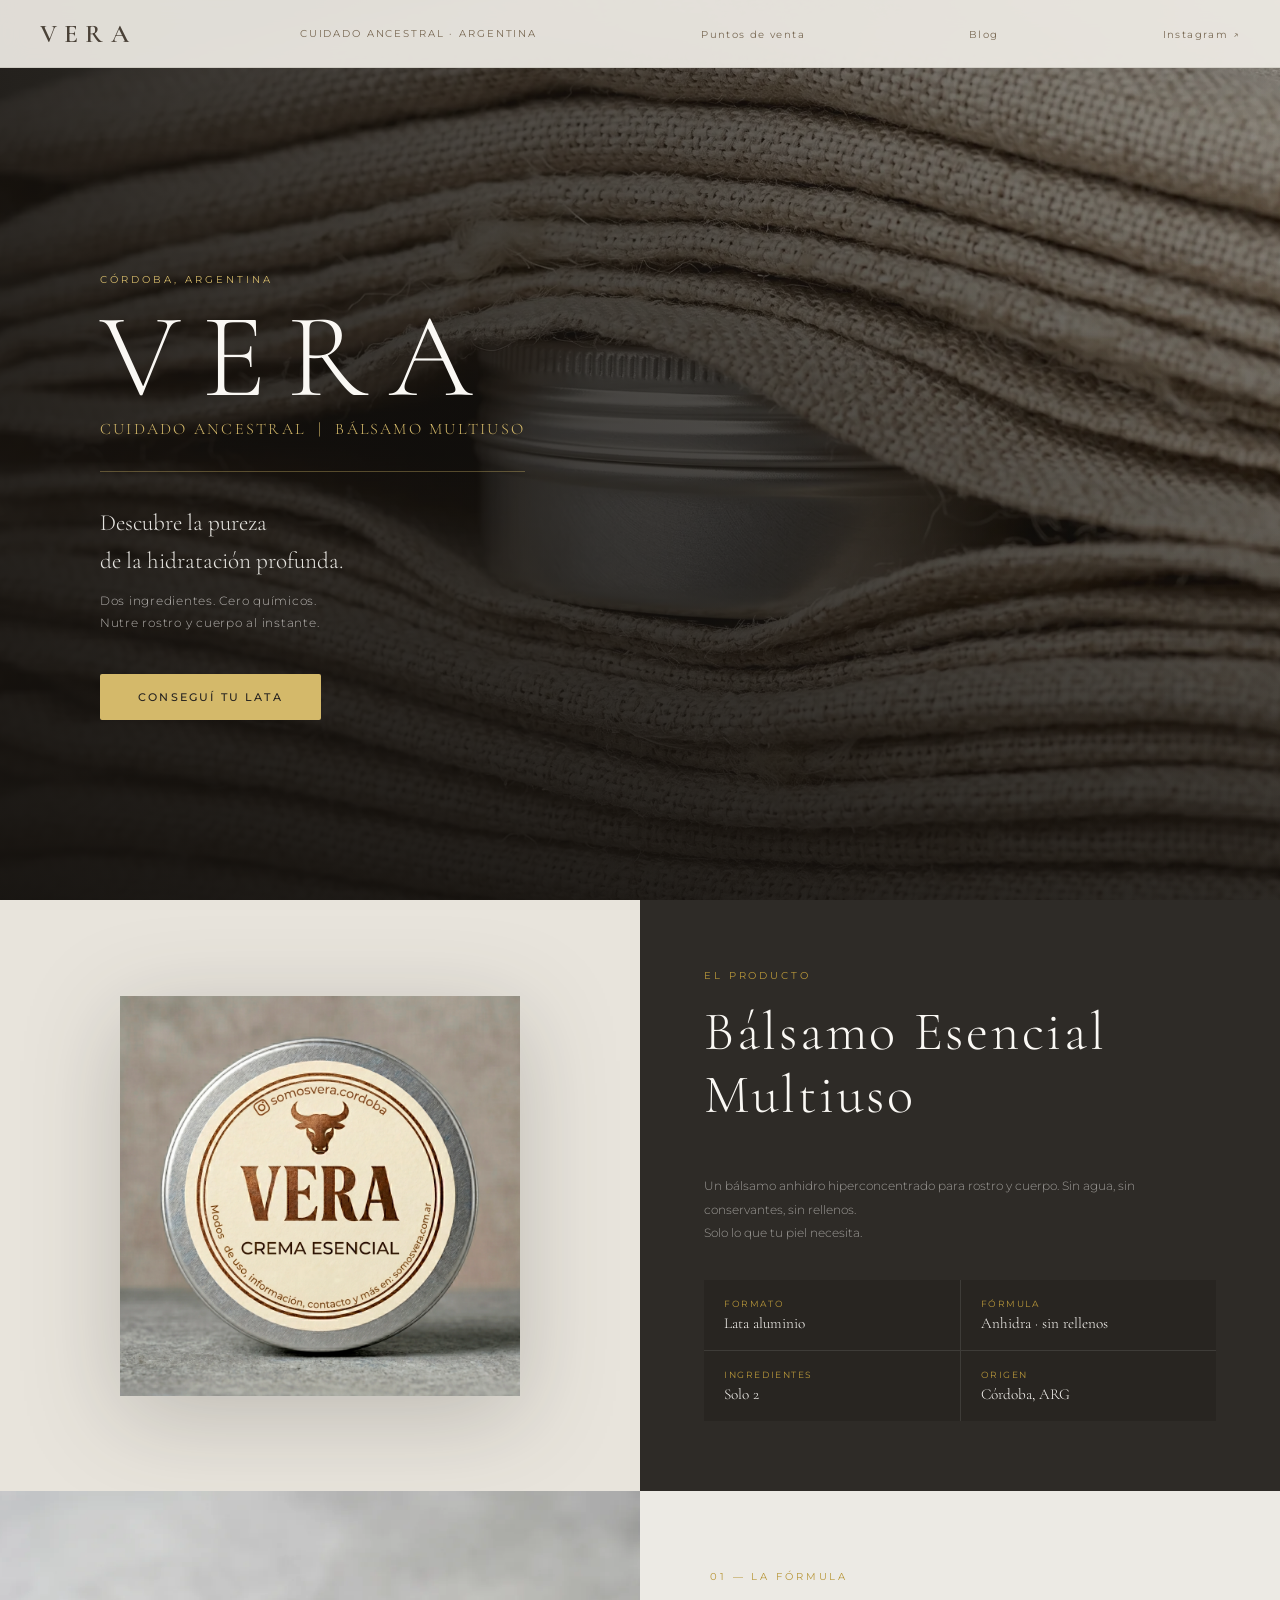
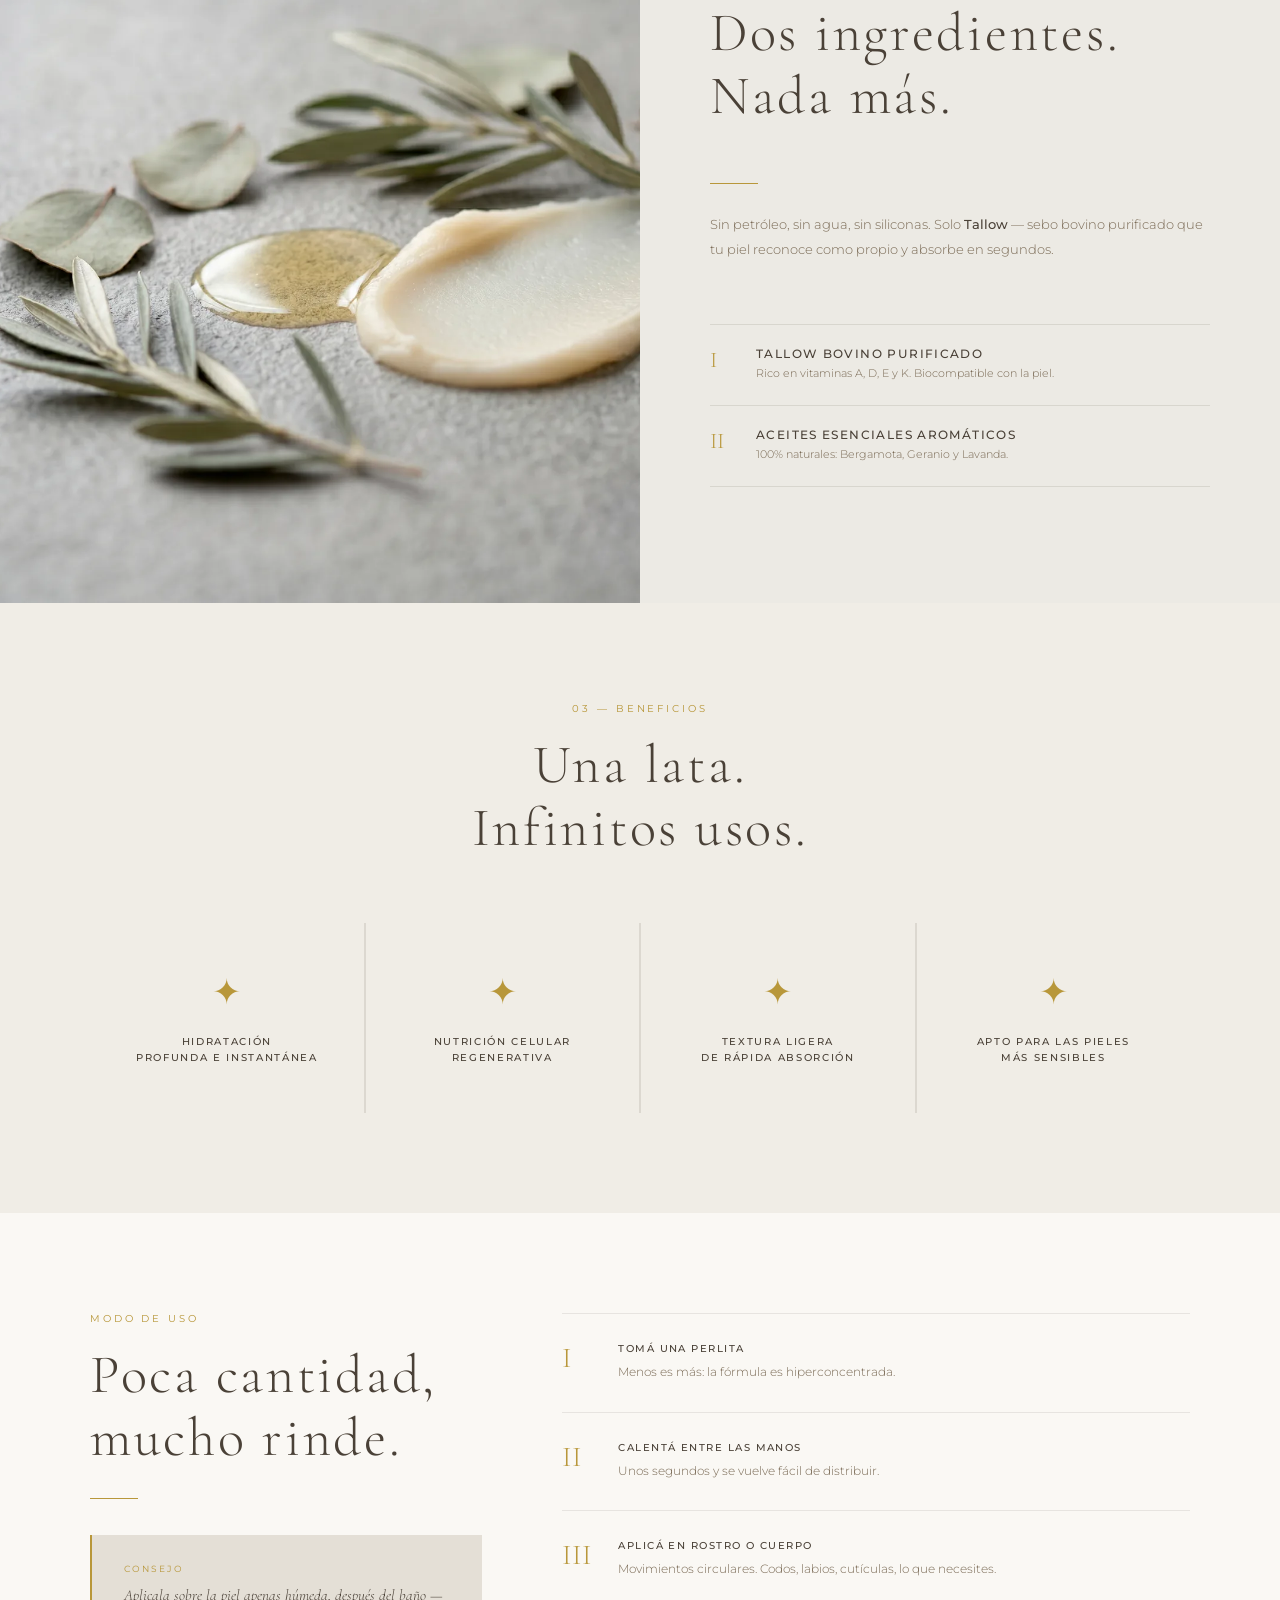
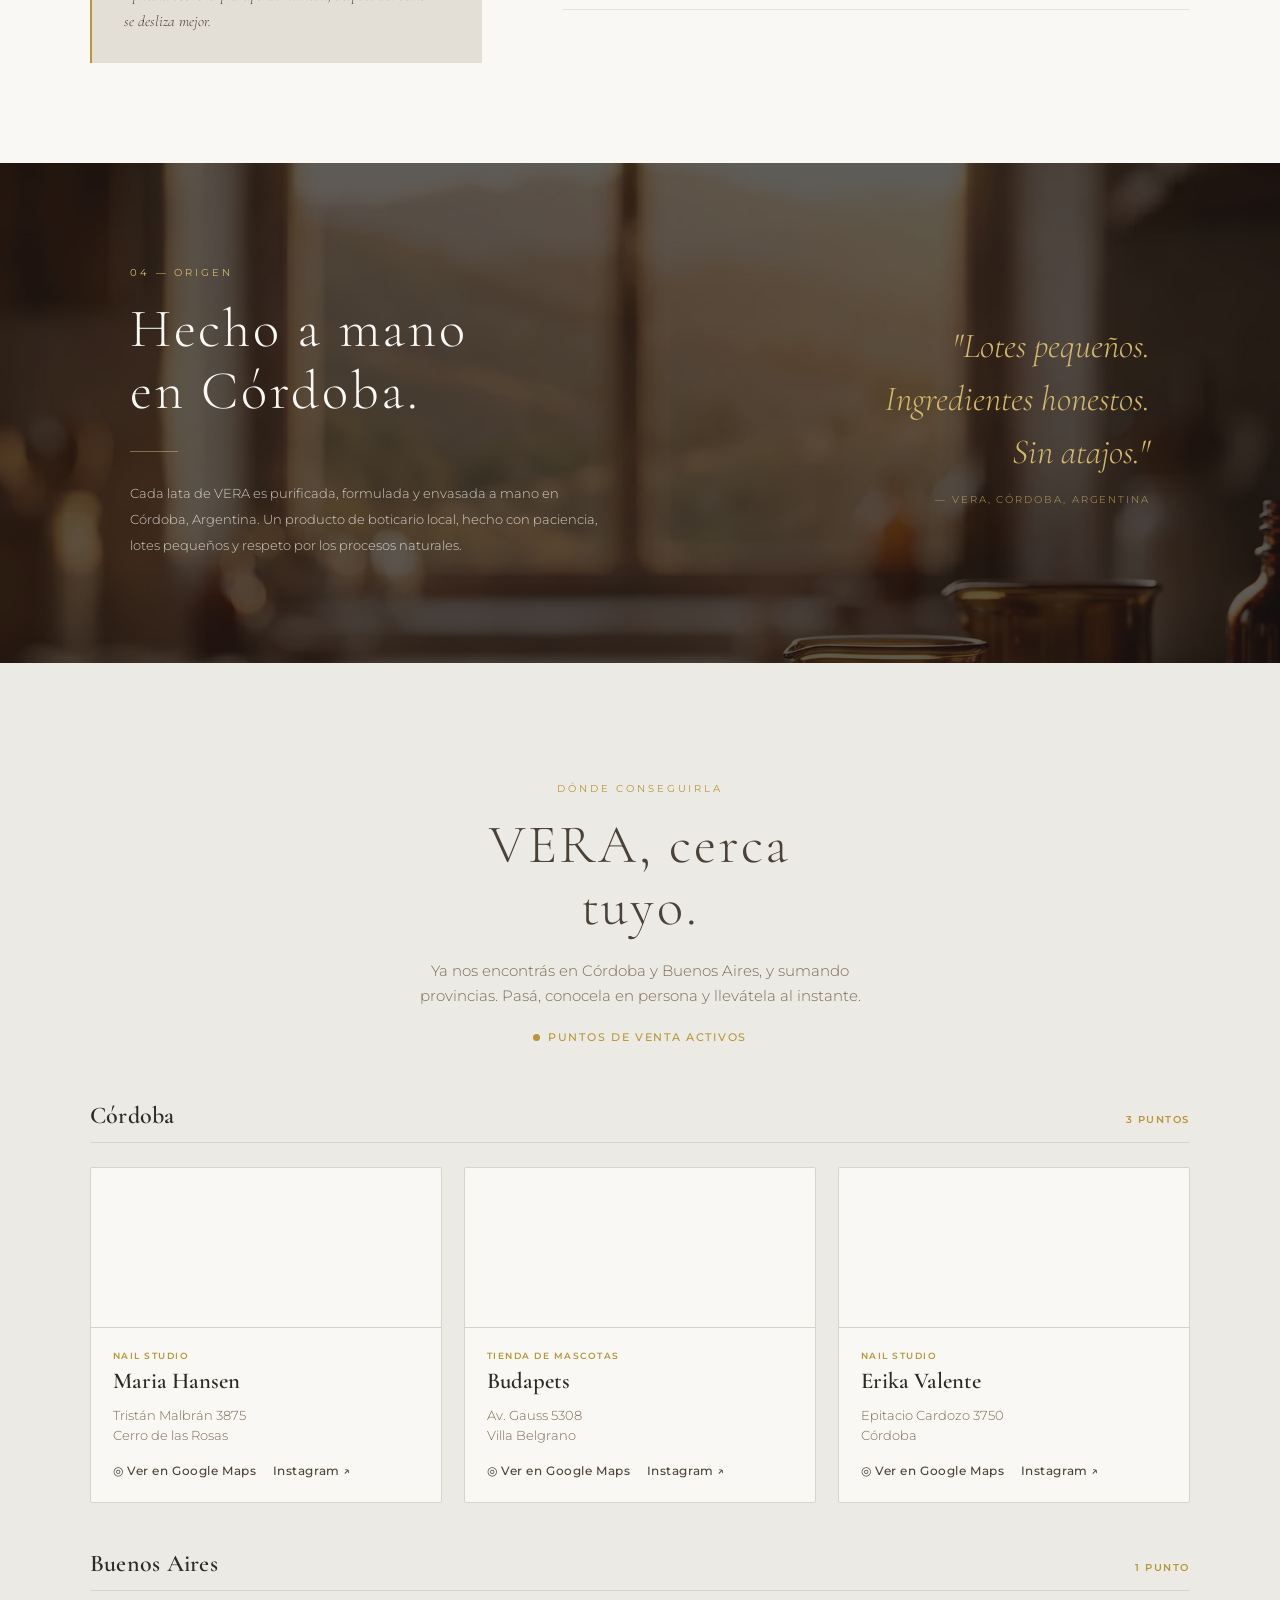
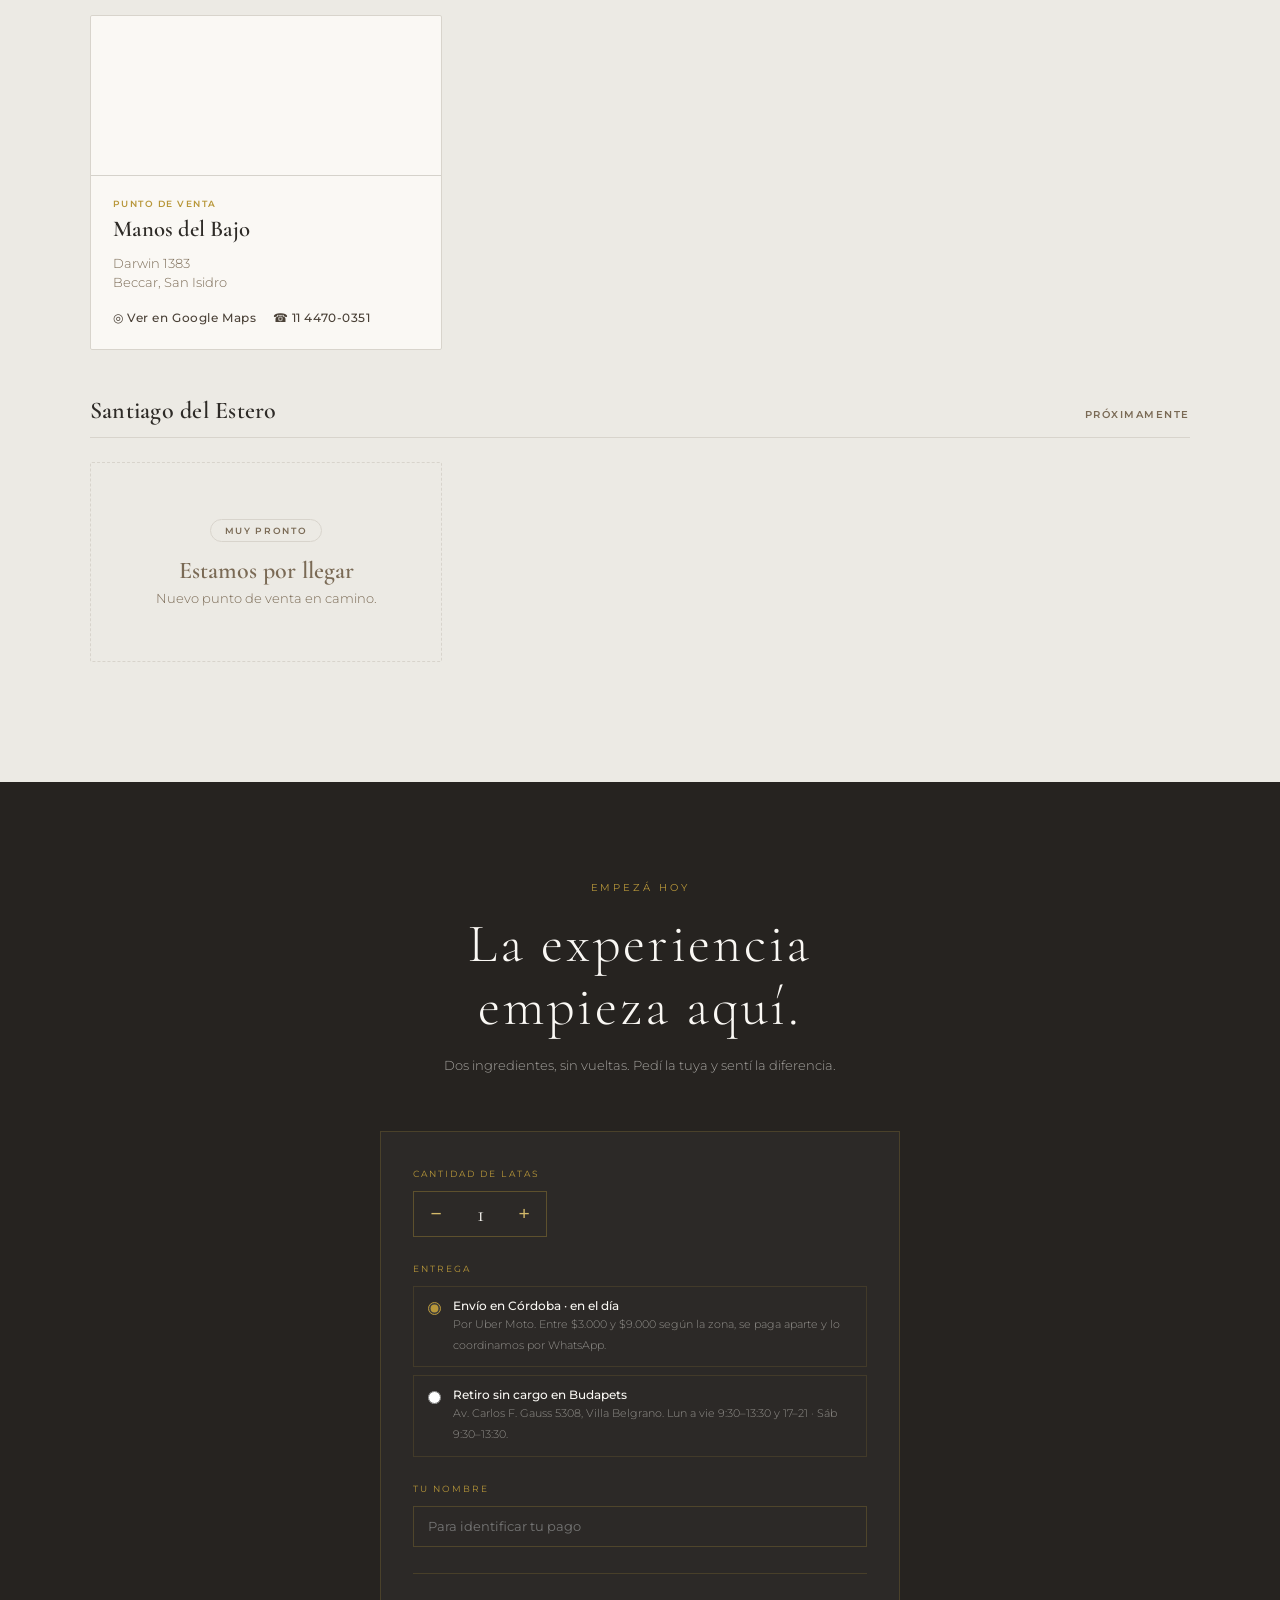
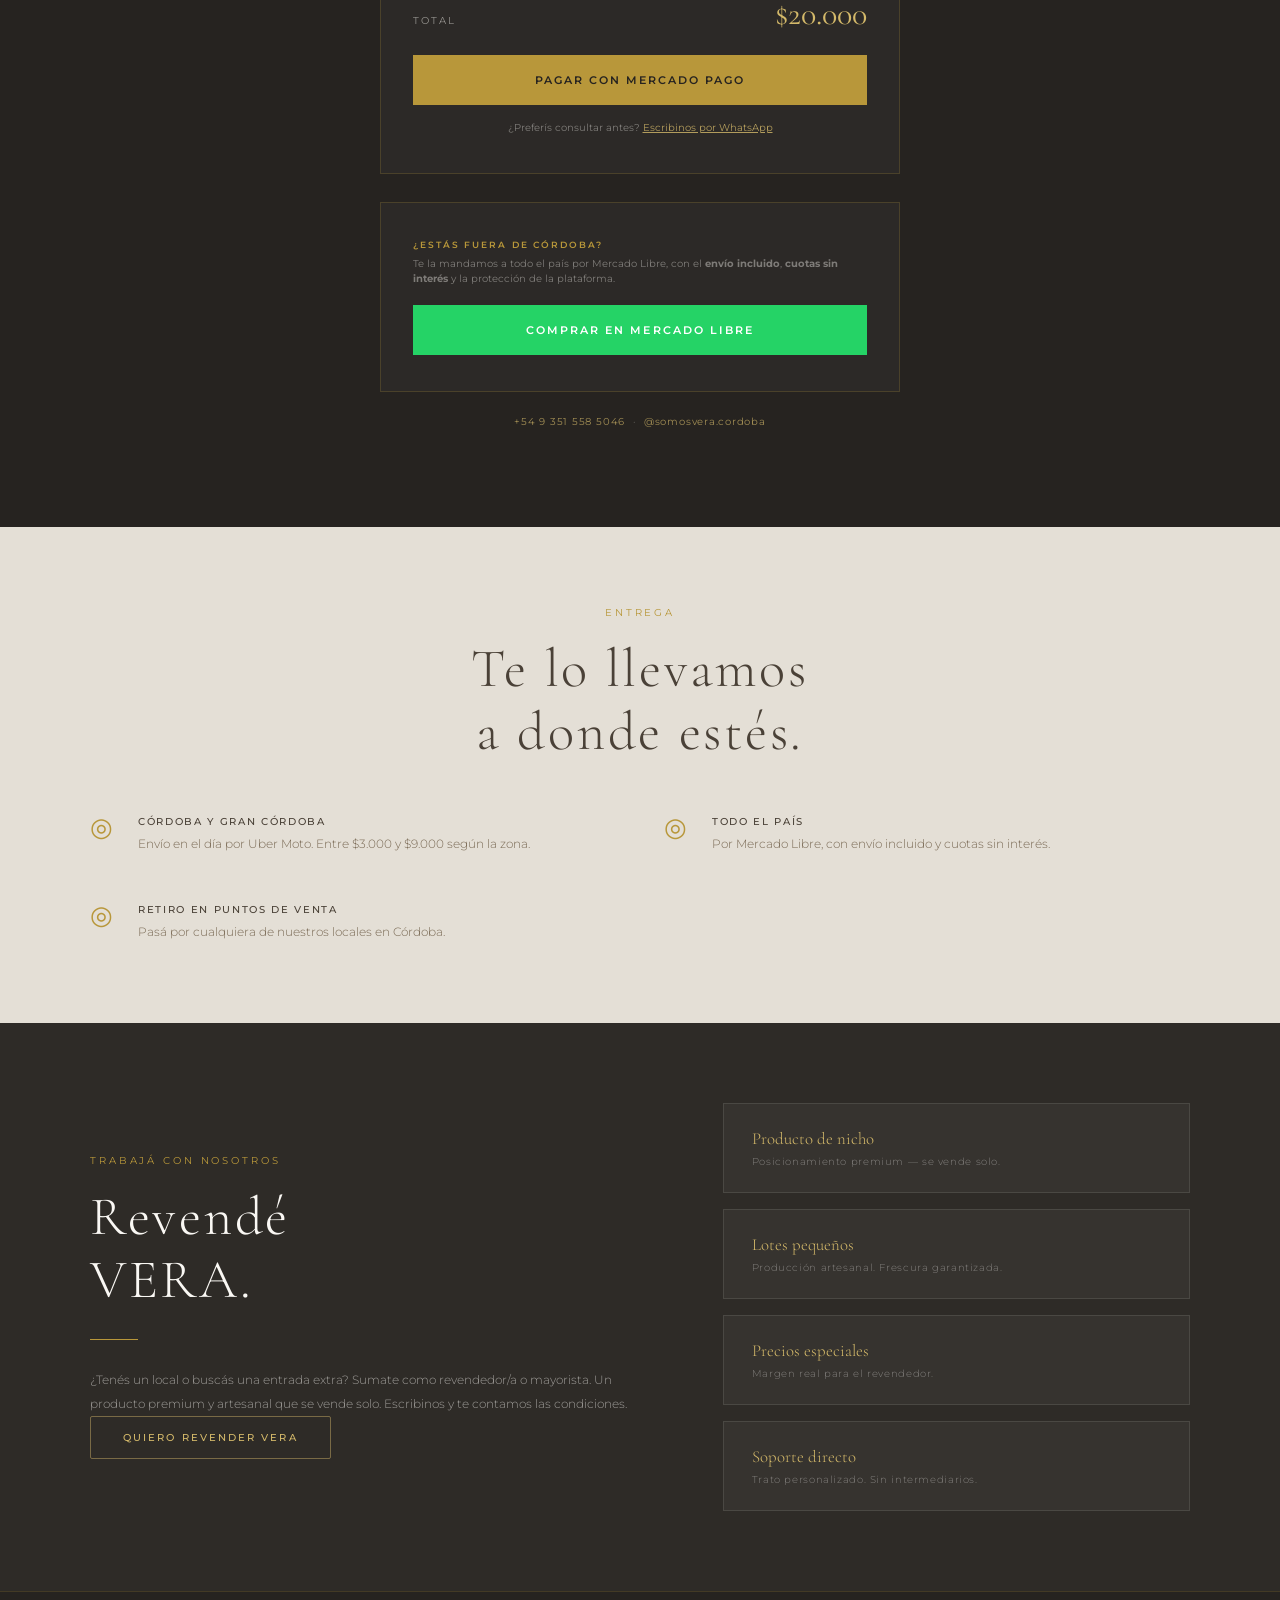
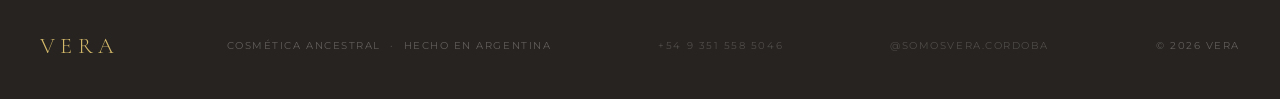
<file: index.html>
<!DOCTYPE html>
<html lang="es">
<head>
  <meta charset="UTF-8">
  <meta name="viewport" content="width=device-width, initial-scale=1.0">
  <title>VERA — Cuidado Ancestral</title>
  <meta name="description" content="Bálsamo anhidro multipropósito con Tallow Bovino Purificado. Sin químicos. Solo dos ingredientes. Hecho a mano en Córdoba, Argentina.">
  <meta name="google-site-verification" content="EqKRUi0XZjPTSMyRxsGpBdB-hpSCv6zzJVBK5HMQ8D8" />
  <link rel="icon" type="image/x-icon" href="favicon.ico">
  <link rel="apple-touch-icon" href="favicon.ico">

  <!-- Google tag (gtag.js) -->
  <script async src="https://www.googletagmanager.com/gtag/js?id=G-8P85FS23PB"></script>
  <script>
    window.dataLayer = window.dataLayer || [];
    function gtag(){dataLayer.push(arguments);}
    gtag('js', new Date());
    gtag('config', 'G-8P85FS23PB');
  </script>

  <!-- FONTS -->
  <link rel="preconnect" href="https://fonts.googleapis.com">
  <link rel="preconnect" href="https://fonts.gstatic.com" crossorigin>
  <link href="https://fonts.googleapis.com/css2?family=Cormorant+Garamond:ital,wght@0,300;0,400;0,600;1,300;1,400&family=Montserrat:wght@300;400;500;600&display=swap" rel="stylesheet">

  <style>
    /* ──────────────────────────────────────────────
       RESET & BASE
    ────────────────────────────────────────────── */
    *, *::before, *::after { box-sizing: border-box; margin: 0; padding: 0; }

    :root {
      --cream:       #F0EDE6;
      --cream-dark:  #E4DFD6;
      --concrete:    #D8D4CC;
      --concrete-bg: #ECEAE4;
      --charcoal:    #2E2B27;
      --bronze:      #4A4137;
      --bronze-mid:  #7A6A55;
      --gold:        #B8973A;
      --gold-light:  #D4B96A;
      --white-warm:  #FAF8F4;
      --dark-bg:     #262320;

      --serif:  'Cormorant Garamond', Georgia, serif;
      --sans:   'Montserrat', Arial, sans-serif;

      --max-w: 1100px;
      --radius: 2px;
    }

    html { scroll-behavior: smooth; }

    body {
      font-family: var(--sans);
      background-color: var(--cream);
      color: var(--charcoal);
      -webkit-font-smoothing: antialiased;
      overflow-x: hidden;
    }

    img { display: block; width: 100%; }

    /* ──────────────────────────────────────────────
       NAVIGATION
    ────────────────────────────────────────────── */
    nav {
      position: fixed;
      top: 0; left: 0; right: 0;
      z-index: 100;
      padding: 18px 40px;
      display: flex;
      justify-content: space-between;
      align-items: center;
      background: rgba(240, 237, 230, 0.92);
      backdrop-filter: blur(12px);
      -webkit-backdrop-filter: blur(12px);
      border-bottom: 1px solid rgba(74, 65, 55, 0.12);
      transition: padding 0.3s ease;
    }

    .nav-logo {
      font-family: var(--serif);
      font-size: 1.6rem;
      font-weight: 600;
      letter-spacing: 0.28em;
      color: var(--bronze);
      text-decoration: none;
    }

    .nav-tagline {
      font-family: var(--sans);
      font-size: 0.65rem;
      letter-spacing: 0.18em;
      text-transform: uppercase;
      color: var(--bronze-mid);
    }

    /* ──────────────────────────────────────────────
       HERO
       → Imagen: img_hero.jpg (lata en lino)
    ────────────────────────────────────────────── */
    #hero {
      min-height: 100vh;
      position: relative;
      display: flex;
      align-items: flex-end;
      justify-content: flex-start;
      overflow: hidden;
      background-color: #C8C0B0;
    }

    .hero-bg {
      position: absolute;
      inset: 0;
      background-image: url('img_hero.webp');
      background-size: cover;
      background-position: center 40%;
      transform: scale(1.04);
      transition: transform 8s ease;
    }

    #hero:hover .hero-bg { transform: scale(1.0); }

    .hero-overlay {
      position: absolute;
      inset: 0;
      /* Strong dark base + heavier on the left where text sits */
      background:
        linear-gradient(to right,  rgba(20,17,14,0.82) 0%, rgba(20,17,14,0.55) 55%, rgba(20,17,14,0.15) 100%),
        linear-gradient(to bottom, rgba(20,17,14,0.25) 0%, rgba(20,17,14,0.55) 60%, rgba(20,17,14,0.85) 100%);
    }

    .hero-content {
      position: relative;
      z-index: 2;
      padding: 0 60px 80px;
      max-width: 720px;
    }

    .hero-brand-label {
      font-family: var(--sans);
      font-size: 0.62rem;
      letter-spacing: 0.3em;
      text-transform: uppercase;
      color: var(--gold-light);
      margin-bottom: 18px;
      display: block;
    }

    .hero-title {
      font-family: var(--serif);
      font-size: clamp(4rem, 10vw, 7.5rem);
      font-weight: 300;
      letter-spacing: 0.18em;
      line-height: 0.9;
      color: var(--white-warm);
      margin-bottom: 8px;
    }

    .hero-subtitle {
      font-family: var(--serif);
      font-size: clamp(0.85rem, 1.5vw, 1rem);
      font-weight: 300;
      letter-spacing: 0.14em;
      text-transform: uppercase;
      color: var(--gold-light);
      margin-bottom: 32px;
      padding-bottom: 32px;
      border-bottom: 1px solid rgba(212, 185, 106, 0.35);
    }

    .hero-body {
      font-family: var(--serif);
      font-size: clamp(1.1rem, 2.2vw, 1.45rem);
      font-weight: 300;
      line-height: 1.65;
      color: rgba(250, 248, 244, 0.9);
      margin-bottom: 10px;
    }

    .hero-body-small {
      font-family: var(--sans);
      font-size: 0.78rem;
      font-weight: 300;
      letter-spacing: 0.06em;
      line-height: 1.75;
      color: rgba(250, 248, 244, 0.68);
      margin-bottom: 40px;
      max-width: 480px;
    }

    .btn-primary {
      display: inline-block;
      font-family: var(--sans);
      font-size: 0.68rem;
      font-weight: 500;
      letter-spacing: 0.2em;
      text-transform: uppercase;
      color: var(--dark-bg);
      background: var(--gold-light);
      border: none;
      padding: 16px 38px;
      cursor: pointer;
      text-decoration: none;
      border-radius: var(--radius);
      transition: background 0.25s ease, letter-spacing 0.25s ease;
    }

    .btn-primary:hover {
      background: var(--gold);
      letter-spacing: 0.24em;
    }

    /* ── PRODUCT SHOWCASE ── */
    #producto {
      background: var(--cream-dark);
      padding: 0;
    }

    .producto-grid {
      display: grid;
      grid-template-columns: 1fr 1fr;
      min-height: 540px;
    }

    .producto-img-wrap {
      background: #E8E4DC;
      display: flex;
      align-items: center;
      justify-content: center;
      padding: 60px;
      overflow: hidden;
    }

    .producto-img-wrap img {
      width: 100%;
      max-width: 400px;
      height: auto;
      object-fit: contain;
      filter: drop-shadow(0 20px 48px rgba(38,35,32,0.22));
      transition: transform 0.6s ease;
    }

    .producto-img-wrap:hover img {
      transform: scale(1.03) rotate(1deg);
    }

    .producto-content {
      background: var(--charcoal);
      padding: 70px 64px;
      display: flex;
      flex-direction: column;
      justify-content: center;
    }

    .producto-content .section-label { color: var(--gold); }
    .producto-content .section-title { color: var(--white-warm); }

    .producto-detail {
      font-family: var(--sans);
      font-size: 0.75rem;
      font-weight: 300;
      line-height: 1.95;
      color: rgba(250, 248, 244, 0.55);
      margin-top: 20px;
    }

    .producto-specs {
      display: grid;
      grid-template-columns: 1fr 1fr;
      gap: 1px;
      background: rgba(250,248,244,0.08);
      margin-top: 36px;
    }

    .spec-item {
      background: rgba(38,35,32,0.9);
      padding: 18px 20px;
    }

    .spec-label {
      font-family: var(--sans);
      font-size: 0.55rem;
      letter-spacing: 0.18em;
      text-transform: uppercase;
      color: var(--gold);
      display: block;
      margin-bottom: 4px;
    }

    .spec-value {
      font-family: var(--serif);
      font-size: 0.95rem;
      font-weight: 300;
      color: var(--white-warm);
    }

    @media (max-width: 900px) {
      .producto-grid { grid-template-columns: 1fr; }
      .producto-img-wrap { padding: 48px 40px; min-height: 320px; }
      .producto-content { padding: 48px 32px; }
      .producto-specs { grid-template-columns: 1fr 1fr; }
    }

    .btn-outline {
      display: inline-block;
      font-family: var(--sans);
      font-size: 0.68rem;
      font-weight: 500;
      letter-spacing: 0.2em;
      text-transform: uppercase;
      color: var(--white-warm);
      background: transparent;
      border: 1px solid rgba(250, 248, 244, 0.5);
      padding: 15px 36px;
      cursor: pointer;
      text-decoration: none;
      border-radius: var(--radius);
      transition: all 0.25s ease;
    }

    .btn-outline:hover {
      background: rgba(250, 248, 244, 0.1);
      border-color: var(--gold-light);
      color: var(--gold-light);
    }

    /* ──────────────────────────────────────────────
       SECTION BASE STYLES
    ────────────────────────────────────────────── */
    section { padding: 100px 40px; }

    .section-inner {
      max-width: var(--max-w);
      margin: 0 auto;
    }

    .section-label {
      display: block;
      font-family: var(--sans);
      font-size: 0.6rem;
      letter-spacing: 0.3em;
      text-transform: uppercase;
      color: var(--gold);
      margin-bottom: 20px;
    }

    .section-title {
      font-family: var(--serif);
      font-size: clamp(2rem, 4.5vw, 3.4rem);
      font-weight: 300;
      letter-spacing: 0.05em;
      line-height: 1.15;
      color: var(--bronze);
      margin-bottom: 28px;
    }

    .section-text {
      font-family: var(--sans);
      font-size: 0.82rem;
      font-weight: 300;
      line-height: 1.9;
      color: var(--bronze-mid);
      max-width: 620px;
    }

    .divider {
      width: 48px;
      height: 1px;
      background: var(--gold);
      margin: 28px 0;
    }

    /* ──────────────────────────────────────────────
       SECTION 1 — EL SECRETO BIOCOMPATIBLE
    ────────────────────────────────────────────── */
    #secreto {
      background-color: var(--white-warm);
    }

    .secreto-grid {
      display: grid;
      grid-template-columns: 1fr 1fr;
      gap: 80px;
      align-items: center;
    }

    .secreto-stat {
      display: flex;
      flex-direction: column;
      align-items: flex-start;
      gap: 12px;
      padding: 36px;
      background: var(--cream);
      border-left: 2px solid var(--gold);
    }

    .secreto-stat-number {
      font-family: var(--serif);
      font-size: 3.5rem;
      font-weight: 300;
      color: var(--bronze);
      line-height: 1;
    }

    .secreto-stat-label {
      font-family: var(--sans);
      font-size: 0.65rem;
      letter-spacing: 0.18em;
      text-transform: uppercase;
      color: var(--bronze-mid);
    }

    .secreto-stats-grid {
      display: grid;
      grid-template-columns: 1fr 1fr;
      gap: 16px;
      margin-top: 48px;
    }

    .highlight-box {
      background: var(--cream-dark);
      border: 1px solid rgba(184, 151, 58, 0.25);
      padding: 32px;
      margin-top: 40px;
    }

    .highlight-box p {
      font-family: var(--serif);
      font-size: 1.05rem;
      font-weight: 300;
      font-style: italic;
      line-height: 1.75;
      color: var(--bronze);
    }

    /* ──────────────────────────────────────────────
       SECTION 2 — LA FÓRMULA
       → Imagen: img_formula.jpg (eucalipto + textura)
    ────────────────────────────────────────────── */
    #formula {
      background-color: var(--concrete-bg);
      padding: 0;
    }

    .formula-grid {
      display: grid;
      grid-template-columns: 1fr 1fr;
      min-height: 600px;
    }

    .formula-img {
      position: relative;
      overflow: hidden;
      background-color: #C8C4BC;
    }

    .formula-img img {
      height: 100%;
      object-fit: cover;
      object-position: center;
      transition: transform 6s ease;
    }

    .formula-img:hover img { transform: scale(1.04); }

    .formula-content {
      padding: 80px 70px;
      display: flex;
      flex-direction: column;
      justify-content: center;
      background: var(--concrete-bg);
    }

    .ingredient-list {
      list-style: none;
      margin: 36px 0;
    }

    .ingredient-list li {
      display: flex;
      align-items: flex-start;
      gap: 18px;
      padding: 22px 0;
      border-bottom: 1px solid rgba(74, 65, 55, 0.12);
    }

    .ingredient-list li:first-child {
      border-top: 1px solid rgba(74, 65, 55, 0.12);
    }

    .ingredient-number {
      font-family: var(--serif);
      font-size: 1.4rem;
      font-weight: 300;
      color: var(--gold);
      line-height: 1;
      min-width: 28px;
      padding-top: 2px;
    }

    .ingredient-name {
      font-family: var(--sans);
      font-size: 0.72rem;
      font-weight: 500;
      letter-spacing: 0.12em;
      text-transform: uppercase;
      color: var(--bronze);
      margin-bottom: 4px;
    }

    .ingredient-desc {
      font-family: var(--sans);
      font-size: 0.7rem;
      font-weight: 300;
      color: var(--bronze-mid);
      line-height: 1.6;
    }

    .formula-close {
      font-family: var(--serif);
      font-size: 1rem;
      font-style: italic;
      font-weight: 300;
      color: var(--bronze-mid);
      padding: 24px 0 0;
      border-top: 1px solid rgba(184, 151, 58, 0.3);
    }

    /* ──────────────────────────────────────────────
       SECTION 3 — BENEFICIOS
    ────────────────────────────────────────────── */
    #beneficios {
      background-color: var(--cream);
    }

    .beneficios-header {
      text-align: center;
      margin-bottom: 64px;
    }

    .beneficios-header .section-label {
      display: block;
      text-align: center;
    }

    .beneficios-grid {
      display: grid;
      grid-template-columns: repeat(4, 1fr);
      gap: 2px;
      background: rgba(74, 65, 55, 0.12);
    }

    .beneficio-card {
      background: var(--cream);
      padding: 48px 36px;
      text-align: center;
      transition: background 0.25s ease;
    }

    .beneficio-card:hover {
      background: var(--white-warm);
    }

    .beneficio-icon {
      font-family: var(--serif);
      font-size: 2.2rem;
      font-weight: 300;
      color: var(--gold);
      margin-bottom: 20px;
      display: block;
    }

    .beneficio-title {
      font-family: var(--sans);
      font-size: 0.65rem;
      font-weight: 500;
      letter-spacing: 0.16em;
      text-transform: uppercase;
      color: var(--bronze);
      line-height: 1.5;
    }

    /* ──────────────────────────────────────────────
       SECTION 4 — HECHO EN CÓRDOBA
       → Imagen: img_cordoba.jpg (taller boticario)
    ────────────────────────────────────────────── */
    #cordoba {
      padding: 0;
      position: relative;
      min-height: 500px;
      display: flex;
      align-items: center;
      overflow: hidden;
    }

    .cordoba-bg {
      position: absolute;
      inset: 0;
      background-image: url('img_cordoba.webp');
      background-size: cover;
      background-position: center 30%;
      filter: brightness(0.55);
    }

    .cordoba-overlay {
      position: absolute;
      inset: 0;
      background: rgba(38, 35, 32, 0.45);
    }

    .cordoba-content {
      position: relative;
      z-index: 2;
      max-width: var(--max-w);
      margin: 0 auto;
      padding: 100px 40px;
      display: grid;
      grid-template-columns: 1fr 1fr;
      gap: 80px;
      align-items: center;
      width: 100%;
    }

    .cordoba-text .section-label { color: var(--gold-light); }

    .cordoba-text .section-title {
      color: var(--white-warm);
    }

    .cordoba-body {
      font-family: var(--sans);
      font-size: 0.82rem;
      font-weight: 300;
      line-height: 2;
      color: rgba(250, 248, 244, 0.78);
      max-width: 480px;
    }

    .cordoba-detail {
      text-align: right;
    }

    .cordoba-quote {
      font-family: var(--serif);
      font-size: clamp(1.4rem, 3vw, 2.2rem);
      font-weight: 300;
      font-style: italic;
      color: var(--gold-light);
      line-height: 1.5;
      text-align: right;
    }

    .cordoba-attr {
      display: block;
      font-family: var(--sans);
      font-size: 0.6rem;
      letter-spacing: 0.2em;
      text-transform: uppercase;
      color: rgba(212, 185, 106, 0.6);
      margin-top: 16px;
      text-align: right;
    }

    /* ──────────────────────────────────────────────
       SECTION 5 — ÚNETE / CTA / PRECIO
    ────────────────────────────────────────────── */
    #cta {
      background-color: var(--dark-bg);
      text-align: center;
    }

    #cta .section-label { color: var(--gold); display: block; text-align: center; }
    #cta .section-title { color: var(--white-warm); text-align: center; margin: 0 auto 16px; max-width: 700px; }

    .cta-body {
      font-family: var(--sans);
      font-size: 0.8rem;
      font-weight: 300;
      line-height: 1.9;
      color: rgba(250, 248, 244, 0.6);
      max-width: 560px;
      margin: 0 auto 52px;
    }

    .cta-disclaimer {
      display: block;
      font-family: var(--sans);
      font-size: 0.6rem;
      letter-spacing: 0.08em;
      color: rgba(250, 248, 244, 0.3);
      margin-top: 24px;
    }

    /* ── COMPRA DIRECTA ── */
    .buy-box { max-width: 520px; margin: 0 auto; text-align: left; border: 1px solid rgba(184,151,58,0.22); background: rgba(255,255,255,0.03); padding: 36px 32px; }
    .buy-row { margin-bottom: 26px; }
    .buy-label { display:block; font-family: var(--sans); font-size: 0.58rem; letter-spacing: 0.22em; text-transform: uppercase; color: var(--gold); margin-bottom: 12px; }
    .qty { display:flex; align-items:center; gap: 0; border: 1px solid rgba(184,151,58,0.35); width: max-content; }
    .qty button { background: none; border: none; color: var(--gold-light); font-size: 1.2rem; width: 44px; height: 44px; cursor: pointer; }
    .qty span { min-width: 44px; text-align:center; font-family: var(--serif); font-size: 1.4rem; color: var(--white-warm); }
    .ship-opt { display:flex; gap: 12px; align-items:flex-start; padding: 12px 14px; border: 1px solid rgba(184,151,58,0.15); margin-bottom: 8px; cursor:pointer; }
    .ship-opt input { margin-top: 3px; accent-color: #B8973A; }
    .ship-opt strong { display:block; font-family: var(--sans); font-size: 0.74rem; font-weight: 500; color: var(--white-warm); }
    .ship-opt small { font-family: var(--sans); font-size: 0.66rem; font-weight: 300; color: rgba(250,248,244,0.5); line-height: 1.6; }
    .buy-input { width:100%; background: transparent; border: 1px solid rgba(184,151,58,0.25); color: var(--white-warm); font-family: var(--sans); font-size: 0.8rem; padding: 12px 14px; }
    .buy-total { display:flex; justify-content: space-between; align-items: baseline; border-top: 1px solid rgba(184,151,58,0.2); padding-top: 20px; margin-bottom: 22px; }
    .buy-total span { font-family: var(--sans); font-size: 0.62rem; letter-spacing: 0.2em; text-transform: uppercase; color: rgba(250,248,244,0.5); }
    .buy-total b { font-family: var(--serif); font-size: 2rem; font-weight: 400; color: var(--gold-light); }
    .buy-btn { display:block; width:100%; text-align:center; background: var(--gold); color: var(--dark-bg); border: none; font-family: var(--sans); font-size: 0.7rem; font-weight: 600; letter-spacing: 0.18em; text-transform: uppercase; padding: 18px; cursor: pointer; text-decoration: none; }
    .buy-btn:hover { background: var(--gold-light); }
    .buy-btn.alt { background: #25D366; color: #fff; margin-top: 12px; }
    .buy-step2 { display:none; margin-top: 22px; padding: 18px; background: rgba(184,151,58,0.08); font-family: var(--sans); font-size: 0.74rem; line-height: 1.8; color: rgba(250,248,244,0.75); }
    .buy-step2 b { color: var(--gold-light); }
    .buy-note { font-family: var(--sans); font-size: 0.64rem; color: rgba(250,248,244,0.4); margin-top: 14px; line-height: 1.7; text-align:center; }
    @media (max-width: 560px) { .buy-box { padding: 28px 18px; } }

    /* ── MODO DE USO ── */
    #uso {
      background-color: var(--white-warm);
    }

    .uso-grid {
      display: grid;
      grid-template-columns: 1fr 1.6fr;
      gap: 80px;
      align-items: start;
    }

    .uso-sticky {
      position: sticky;
      top: 100px;
    }

    .uso-steps {
      display: flex;
      flex-direction: column;
      gap: 0;
    }

    .uso-step {
      display: flex;
      gap: 24px;
      padding: 28px 0;
      border-bottom: 1px solid rgba(74, 65, 55, 0.1);
      align-items: flex-start;
    }

    .uso-step:first-child { border-top: 1px solid rgba(74, 65, 55, 0.1); }

    .uso-step-num {
      font-family: var(--serif);
      font-size: 1.8rem;
      font-weight: 300;
      color: var(--gold);
      line-height: 1;
      min-width: 32px;
      padding-top: 2px;
    }

    .uso-step-title {
      font-family: var(--sans);
      font-size: 0.65rem;
      font-weight: 500;
      letter-spacing: 0.14em;
      text-transform: uppercase;
      color: var(--bronze);
      margin-bottom: 6px;
    }

    .uso-step-text {
      font-family: var(--sans);
      font-size: 0.76rem;
      font-weight: 300;
      line-height: 1.85;
      color: var(--bronze-mid);
    }

    .uso-tip {
      margin-top: 36px;
      padding: 28px 32px;
      background: var(--cream-dark);
      border-left: 2px solid var(--gold);
    }

    .uso-tip-label {
      font-family: var(--sans);
      font-size: 0.55rem;
      letter-spacing: 0.22em;
      text-transform: uppercase;
      color: var(--gold);
      display: block;
      margin-bottom: 8px;
    }

    .uso-tip-text {
      font-family: var(--serif);
      font-size: 0.95rem;
      font-weight: 300;
      font-style: italic;
      line-height: 1.75;
      color: var(--bronze);
    }

    @media (max-width: 900px) {
      .uso-grid { grid-template-columns: 1fr; gap: 40px; }
      .uso-sticky { position: static; }
    }

    /* ── ENVÍOS ── */
    #envios {
      background-color: var(--cream-dark);
      padding: 80px 40px;
    }

    .envios-grid {
      display: grid;
      grid-template-columns: 1fr 1fr;
      gap: 48px;
      align-items: start;
    }

    .envios-item {
      display: flex;
      gap: 20px;
      align-items: flex-start;
    }

    .envios-icon {
      font-family: var(--serif);
      font-size: 1.6rem;
      color: var(--gold);
      line-height: 1;
      min-width: 28px;
    }

    .envios-item-title {
      font-family: var(--sans);
      font-size: 0.65rem;
      font-weight: 500;
      letter-spacing: 0.16em;
      text-transform: uppercase;
      color: var(--bronze);
      margin-bottom: 6px;
    }

    .envios-item-text {
      font-family: var(--sans);
      font-size: 0.74rem;
      font-weight: 300;
      line-height: 1.75;
      color: var(--bronze-mid);
    }

    /* ── MAYORISTAS ── */
    #mayoristas {
      background-color: var(--charcoal);
      padding: 80px 40px;
    }

    .mayoristas-inner {
      max-width: var(--max-w);
      margin: 0 auto;
      display: grid;
      grid-template-columns: 1.2fr 1fr;
      gap: 72px;
      align-items: center;
    }

    #mayoristas .section-label { color: var(--gold); }
    #mayoristas .section-title { color: var(--white-warm); }

    .mayoristas-text {
      font-family: var(--sans);
      font-size: 0.78rem;
      font-weight: 300;
      line-height: 1.9;
      color: rgba(250, 248, 244, 0.55);
    }

    .mayoristas-list {
      list-style: none;
      margin: 28px 0;
    }

    .mayoristas-list li {
      font-family: var(--sans);
      font-size: 0.68rem;
      letter-spacing: 0.1em;
      text-transform: uppercase;
      color: rgba(250, 248, 244, 0.6);
      padding: 14px 0;
      border-bottom: 1px solid rgba(250, 248, 244, 0.08);
      display: flex;
      align-items: center;
      gap: 12px;
    }

    .mayoristas-list li::before {
      content: "✦";
      color: var(--gold);
      font-size: 0.5rem;
    }

    .btn-mayorista {
      display: inline-block;
      font-family: var(--sans);
      font-size: 0.65rem;
      font-weight: 500;
      letter-spacing: 0.2em;
      text-transform: uppercase;
      color: var(--gold-light);
      background: transparent;
      border: 1px solid rgba(212, 185, 106, 0.45);
      padding: 14px 32px;
      cursor: pointer;
      text-decoration: none;
      border-radius: var(--radius);
      transition: all 0.25s ease;
    }

    .btn-mayorista:hover {
      background: rgba(212, 185, 106, 0.1);
      border-color: var(--gold);
      letter-spacing: 0.24em;
    }

    .mayoristas-badge-list {
      display: flex;
      flex-direction: column;
      gap: 16px;
    }

    .mayorista-badge {
      background: rgba(250, 248, 244, 0.04);
      border: 1px solid rgba(250, 248, 244, 0.1);
      padding: 24px 28px;
    }

    .mayorista-badge-title {
      font-family: var(--serif);
      font-size: 1.05rem;
      font-weight: 300;
      color: var(--gold-light);
      margin-bottom: 6px;
    }

    .mayorista-badge-desc {
      font-family: var(--sans);
      font-size: 0.65rem;
      font-weight: 300;
      color: rgba(250, 248, 244, 0.4);
      letter-spacing: 0.06em;
    }

    .btn-cta {
      display: inline-block;
      font-family: var(--sans);
      font-size: 0.72rem;
      font-weight: 500;
      letter-spacing: 0.22em;
      text-transform: uppercase;
      color: var(--dark-bg);
      background: var(--gold-light);
      border: none;
      padding: 20px 56px;
      cursor: pointer;
      text-decoration: none;
      border-radius: var(--radius);
      transition: all 0.25s ease;
      box-shadow: 0 0 0 0 rgba(212, 185, 106, 0.3);
    }

    .btn-cta:hover {
      background: var(--gold);
      box-shadow: 0 0 32px rgba(212, 185, 106, 0.2);
      letter-spacing: 0.26em;
    }

    .cta-actions {
      display: flex; gap: 16px; justify-content: center;
      flex-wrap: wrap; margin-top: 8px;
    }
    .btn-cta-alt {
      display: inline-block;
      font-family: var(--sans);
      font-size: 0.72rem; font-weight: 500;
      letter-spacing: 0.22em; text-transform: uppercase;
      color: var(--gold-light);
      background: transparent;
      border: 1px solid rgba(212, 185, 106, 0.55);
      padding: 20px 48px; cursor: pointer; text-decoration: none;
      border-radius: var(--radius); transition: all 0.25s ease;
    }
    .btn-cta-alt:hover {
      background: rgba(212, 185, 106, 0.12);
      border-color: var(--gold-light);
      letter-spacing: 0.26em;
    }
    @media (max-width: 560px) {
      .cta-actions { flex-direction: column; align-items: stretch; }
      .btn-cta, .btn-cta-alt { padding: 18px 28px; text-align: center; }
    }

    /* ──────────────────────────────────────────────
       FOOTER
    ────────────────────────────────────────────── */
    footer {
      background: var(--dark-bg);
      border-top: 1px solid rgba(184, 151, 58, 0.2);
      padding: 40px;
      display: flex;
      align-items: center;
      justify-content: space-between;
      flex-wrap: wrap;
      gap: 16px;
    }

    .footer-logo {
      font-family: var(--serif);
      font-size: 1.4rem;
      font-weight: 300;
      letter-spacing: 0.24em;
      color: var(--gold-light);
    }

    .footer-text {
      font-family: var(--sans);
      font-size: 0.6rem;
      letter-spacing: 0.16em;
      text-transform: uppercase;
      color: rgba(250, 248, 244, 0.28);
    }

    /* ──────────────────────────────────────────────
       RESPONSIVE
    ────────────────────────────────────────────── */
    @media (max-width: 900px) {

      nav { padding: 14px 24px; }

      section { padding: 70px 24px; }

      #envios { padding: 70px 24px; }
      #mayoristas { padding: 70px 24px; }

      .hero-content { padding: 0 24px 60px; }

      .secreto-grid,
      .formula-grid,
      .cordoba-content,
      .mayoristas-inner { grid-template-columns: 1fr; gap: 0; }

      .mayoristas-inner { gap: 40px; }

      .formula-img { min-height: 340px; }
      .formula-img img { height: 340px; }
      .formula-content { padding: 56px 32px; }

      .cordoba-content { padding: 70px 24px; gap: 40px; }
      .cordoba-detail { text-align: left; }
      .cordoba-quote, .cordoba-attr { text-align: left; }

      .beneficios-grid { grid-template-columns: 1fr 1fr; }

      .envios-grid { grid-template-columns: 1fr; gap: 32px; }

      .secreto-stats-grid { grid-template-columns: 1fr; }

      .price-block { flex-direction: column; align-items: center; gap: 12px; }
    }

    @media (max-width: 560px) {
      .beneficios-grid { grid-template-columns: 1fr; }

      .hero-title { letter-spacing: 0.12em; }

      footer { flex-direction: column; text-align: center; }

      .btn-cta { padding: 18px 36px; }
    }

    /* ──────────────────────────────────────────────
       SCROLL ANIMATION (simple fade-in)
    ────────────────────────────────────────────── */
    .fade-in {
      opacity: 0;
      transform: translateY(28px);
      transition: opacity 0.75s ease, transform 0.75s ease;
    }

    .fade-in.visible {
      opacity: 1;
      transform: translateY(0);
    }

    /* ──────────────────────────────────────────────
       PUNTOS DE VENTA
    ────────────────────────────────────────────── */
    #puntos {
      background: var(--concrete-bg);
      padding: 120px 40px;
    }
    .puntos-inner { max-width: var(--max-w); margin: 0 auto; }
    .puntos-header { text-align: center; margin-bottom: 56px; }
    .puntos-header .section-title {
      text-align: center; max-width: 560px; margin: 0 auto;
    }
    .puntos-sub {
      font-family: var(--sans);
      font-size: 0.92rem;
      font-weight: 300;
      color: var(--bronze-mid);
      max-width: 480px;
      margin: 20px auto 0;
      line-height: 1.7;
    }
    .puntos-count {
      display: inline-flex; align-items: center; gap: 8px;
      margin-top: 22px;
      font-family: var(--sans);
      font-size: 0.66rem;
      letter-spacing: 0.16em;
      text-transform: uppercase;
      color: var(--gold);
      font-weight: 500;
    }
    .puntos-count::before {
      content: ""; width: 7px; height: 7px; border-radius: 50%;
      background: var(--gold); box-shadow: 0 0 0 0 rgba(184,151,58,0.5);
      animation: pulse-dot 2.2s infinite;
    }
    @keyframes pulse-dot {
      0%   { box-shadow: 0 0 0 0 rgba(184,151,58,0.45); }
      70%  { box-shadow: 0 0 0 9px rgba(184,151,58,0); }
      100% { box-shadow: 0 0 0 0 rgba(184,151,58,0); }
    }

    /* Grid de tarjetas con mini-mapa Google */
    .puntos-grid {
      display: grid;
      grid-template-columns: repeat(3, 1fr);
      gap: 22px;
      margin-top: 8px;
    }
    .punto-card {
      background: var(--white-warm);
      border: 1px solid var(--concrete);
      border-radius: var(--radius);
      overflow: hidden;
      transition: transform 0.3s ease, box-shadow 0.3s ease;
    }
    .punto-card:hover {
      transform: translateY(-4px);
      box-shadow: 0 16px 38px -20px rgba(46,43,39,0.4);
    }
    .punto-map {
      width: 100%; height: 160px; border: 0; display: block;
      border-bottom: 1px solid var(--concrete);
      filter: grayscale(0.15) contrast(0.97);
    }
    .punto-body { padding: 22px 22px 24px; }
    .punto-card-type {
      font-family: var(--sans); font-size: 0.58rem; letter-spacing: 0.16em;
      text-transform: uppercase; color: var(--gold); font-weight: 600;
      margin-bottom: 8px; display: block;
    }
    .punto-card-name {
      font-family: var(--serif); font-size: 1.42rem; font-weight: 600;
      color: var(--charcoal); line-height: 1.1; margin-bottom: 12px;
    }
    .punto-card-addr {
      font-family: var(--sans); font-size: 0.8rem; font-weight: 300;
      color: var(--bronze-mid); line-height: 1.55; margin-bottom: 18px;
      min-height: 38px;
    }
    .punto-card-actions { display: flex; gap: 16px; align-items: center; }
    .punto-card-actions a {
      font-family: var(--sans); font-size: 0.72rem; font-weight: 500;
      letter-spacing: 0.05em; text-decoration: none; color: var(--bronze);
      display: inline-flex; align-items: center; gap: 5px;
      transition: color 0.2s;
    }
    .punto-card-actions a:hover { color: var(--gold); }

    /* Agrupación por provincia */
    .provincia-group { margin-top: 46px; }
    .provincia-head {
      display: flex; align-items: baseline; justify-content: space-between;
      gap: 12px; padding-bottom: 12px; margin-bottom: 24px;
      border-bottom: 1px solid var(--concrete);
    }
    .provincia-name {
      font-family: var(--serif); font-size: 1.5rem; font-weight: 600;
      color: var(--charcoal); letter-spacing: 0.01em;
    }
    .provincia-tag {
      font-family: var(--sans); font-size: 0.6rem; letter-spacing: 0.16em;
      text-transform: uppercase; font-weight: 600; color: var(--gold);
    }
    .provincia-tag.soon { color: var(--bronze-mid); }

    /* Tarjeta próximamente */
    .punto-card--soon {
      display: flex; flex-direction: column; align-items: center;
      justify-content: center; text-align: center;
      background: transparent;
      border: 1.5px dashed var(--concrete);
      min-height: 200px; padding: 32px 24px;
    }
    .punto-card--soon .soon-badge {
      font-family: var(--sans); font-size: 0.58rem; letter-spacing: 0.18em;
      text-transform: uppercase; font-weight: 600; color: var(--bronze-mid);
      border: 1px solid var(--concrete); border-radius: 999px;
      padding: 5px 14px; margin-bottom: 14px;
    }
    .punto-card--soon .soon-name {
      font-family: var(--serif); font-size: 1.5rem; font-weight: 600;
      color: var(--bronze-mid); margin-bottom: 6px;
    }
    .punto-card--soon .soon-text {
      font-family: var(--sans); font-size: 0.8rem; font-weight: 300;
      color: var(--bronze-mid);
    }

    @media (max-width: 820px) {
      #puntos { padding: 84px 22px; }
      .puntos-grid { grid-template-columns: 1fr; gap: 16px; }
      .punto-card-addr { min-height: 0; }
      .provincia-name { font-size: 1.3rem; }
    }

  </style>
</head>

<body>

  <!-- ═══════════════════════════════════════════
       NAV
  ═══════════════════════════════════════════ -->
  <nav>
    <a class="nav-logo" href="#hero">VERA</a>
    <span class="nav-tagline">Cuidado Ancestral · Argentina</span>
    <a href="#puntos" style="font-family:var(--sans); font-size:0.62rem; letter-spacing:0.14em; color:var(--bronze-mid); text-decoration:none; transition:color 0.2s;" onmouseover="this.style.color='var(--bronze)'" onmouseout="this.style.color='var(--bronze-mid)'">Puntos de venta</a>
    <a href="/blog/" style="font-family:var(--sans); font-size:0.62rem; letter-spacing:0.14em; color:var(--bronze-mid); text-decoration:none; transition:color 0.2s;" onmouseover="this.style.color='var(--bronze)'" onmouseout="this.style.color='var(--bronze-mid)'">Blog</a>
    <a href="https://www.instagram.com/somosvera.cordoba/" target="_blank" rel="noopener" style="font-family:var(--sans); font-size:0.62rem; letter-spacing:0.14em; color:var(--bronze-mid); text-decoration:none; transition:color 0.2s;" onmouseover="this.style.color='var(--bronze)'" onmouseout="this.style.color='var(--bronze-mid)'">Instagram ↗</a>
  </nav>


  <!-- ═══════════════════════════════════════════
       HERO
       → Reemplazar 'img_hero.jpg' con la imagen
         de la lata envuelta en lino
  ═══════════════════════════════════════════ -->
  <section id="hero">
    <div class="hero-bg"></div>
    <div class="hero-overlay"></div>

    <div class="hero-content">
      <span class="hero-brand-label">Córdoba, Argentina</span>

      <h1 class="hero-title">VERA</h1>
      <p class="hero-subtitle">Cuidado Ancestral &nbsp;|&nbsp; Bálsamo Multiuso</p>

      <p class="hero-body">
        Descubre la pureza<br>de la hidratación profunda.
      </p>
      <p class="hero-body-small">
        Dos ingredientes. Cero químicos.<br>
        Nutre rostro y cuerpo al instante.
      </p>

      <a href="#cta" class="btn-primary">Conseguí tu lata</a>
    </div>
  </section>


  <!-- ═══════════════════════════════════════════
       PRODUCTO — split image/specs
       → img_producto.png (lata de frente)
  ═══════════════════════════════════════════ -->
  <section id="producto">
    <div class="producto-grid">

      <div class="producto-img-wrap">
        <img src="img_producto.webp" alt="VERA Crema Esencial — lata de aluminio" loading="eager">
      </div>

      <div class="producto-content fade-in">
        <span class="section-label">El Producto</span>
        <h2 class="section-title">Bálsamo Esencial<br>Multiuso</h2>
        <p class="producto-detail">
          Un bálsamo anhidro hiperconcentrado para rostro y cuerpo.
          Sin agua, sin conservantes, sin rellenos.<br>
          Solo lo que tu piel necesita.
        </p>

        <div class="producto-specs">
          <div class="spec-item">
            <span class="spec-label">Formato</span>
            <span class="spec-value">Lata aluminio</span>
          </div>
          <div class="spec-item">
            <span class="spec-label">Fórmula</span>
            <span class="spec-value">Anhidra · sin rellenos</span>
          </div>
          <div class="spec-item">
            <span class="spec-label">Ingredientes</span>
            <span class="spec-value">Solo 2</span>
          </div>
          <div class="spec-item">
            <span class="spec-label">Origen</span>
            <span class="spec-value">Córdoba, ARG</span>
          </div>
        </div>
      </div>

    </div>
  </section>


  <!-- ═══════════════════════════════════════════
       SECCIÓN — LA FÓRMULA (Secreto + Ingredientes)
  ═══════════════════════════════════════════ -->
  <section id="formula">
    <div class="formula-grid">

      <div class="formula-img">
        <img src="img_formula.webp" alt="Textura del bálsamo VERA con botanicals naturales" loading="lazy">
      </div>

      <div class="formula-content fade-in">
        <span class="section-label">01 — La Fórmula</span>
        <h2 class="section-title">Dos ingredientes.<br>Nada más.</h2>
        <div class="divider"></div>

        <p class="section-text" style="margin-bottom:26px;">
          Sin petróleo, sin agua, sin siliconas. Solo <strong style="font-weight:500; color:var(--bronze);">Tallow</strong> —
          sebo bovino purificado que tu piel reconoce como propio y absorbe en segundos.
        </p>

        <ul class="ingredient-list">
          <li>
            <span class="ingredient-number">I</span>
            <div>
              <p class="ingredient-name">Tallow Bovino Purificado</p>
              <p class="ingredient-desc">Rico en vitaminas A, D, E y K. Biocompatible con la piel.</p>
            </div>
          </li>
          <li>
            <span class="ingredient-number">II</span>
            <div>
              <p class="ingredient-name">Aceites Esenciales Aromáticos</p>
              <p class="ingredient-desc">100% naturales: Bergamota, Geranio y Lavanda.</p>
            </div>
          </li>
        </ul>
      </div>

    </div>
  </section>


  <!-- ═══════════════════════════════════════════
       SECCIÓN 3 — BENEFICIOS
  ═══════════════════════════════════════════ -->
  <section id="beneficios">
    <div class="section-inner">
      <div class="beneficios-header fade-in">
        <span class="section-label">03 — Beneficios</span>
        <h2 class="section-title" style="text-align:center; max-width:500px; margin:0 auto;">
          Una lata.<br>Infinitos usos.
        </h2>
      </div>

      <div class="beneficios-grid">
        <div class="beneficio-card fade-in">
          <span class="beneficio-icon">✦</span>
          <p class="beneficio-title">Hidratación<br>Profunda e Instantánea</p>
        </div>
        <div class="beneficio-card fade-in">
          <span class="beneficio-icon">✦</span>
          <p class="beneficio-title">Nutrición Celular<br>Regenerativa</p>
        </div>
        <div class="beneficio-card fade-in">
          <span class="beneficio-icon">✦</span>
          <p class="beneficio-title">Textura Ligera<br>de Rápida Absorción</p>
        </div>
        <div class="beneficio-card fade-in">
          <span class="beneficio-icon">✦</span>
          <p class="beneficio-title">Apto para las Pieles<br>más Sensibles</p>
        </div>
      </div>
    </div>
  </section>


  <!-- ═══════════════════════════════════════════
       MODO DE USO
  ═══════════════════════════════════════════ -->
  <section id="uso">
    <div class="section-inner">
      <div class="uso-grid">

        <div class="uso-sticky fade-in">
          <span class="section-label">Modo de Uso</span>
          <h2 class="section-title">Poca cantidad,<br>mucho rinde.</h2>
          <div class="divider"></div>
          <div class="uso-tip">
            <span class="uso-tip-label">Consejo</span>
            <p class="uso-tip-text">
              Aplicala sobre la piel apenas húmeda, después del baño — se desliza mejor.
            </p>
          </div>
        </div>

        <div class="uso-steps fade-in">
          <div class="uso-step">
            <span class="uso-step-num">I</span>
            <div>
              <p class="uso-step-title">Tomá una perlita</p>
              <p class="uso-step-text">Menos es más: la fórmula es hiperconcentrada.</p>
            </div>
          </div>

          <div class="uso-step">
            <span class="uso-step-num">II</span>
            <div>
              <p class="uso-step-title">Calentá entre las manos</p>
              <p class="uso-step-text">Unos segundos y se vuelve fácil de distribuir.</p>
            </div>
          </div>

          <div class="uso-step">
            <span class="uso-step-num">III</span>
            <div>
              <p class="uso-step-title">Aplicá en rostro o cuerpo</p>
              <p class="uso-step-text">Movimientos circulares. Codos, labios, cutículas, lo que necesites.</p>
            </div>
          </div>
        </div>

      </div>
    </div>
  </section>


  <!-- ═══════════════════════════════════════════
       SECCIÓN 4 — HECHO EN CÓRDOBA
       → Reemplazar 'img_cordoba.jpg' con la imagen
         del taller boticario cálido desenfocado
  ═══════════════════════════════════════════ -->
  <section id="cordoba">
    <div class="cordoba-bg"></div>
    <div class="cordoba-overlay"></div>

    <div class="cordoba-content">
      <div class="cordoba-text fade-in">
        <span class="section-label">04 — Origen</span>
        <h2 class="section-title">Hecho a mano<br>en Córdoba.</h2>
        <div class="divider" style="background: rgba(212,185,106,0.5);"></div>
        <p class="cordoba-body">
          Cada lata de VERA es purificada, formulada y envasada a mano en Córdoba, Argentina.
          Un producto de boticario local, hecho con paciencia, lotes pequeños y respeto
          por los procesos naturales.
        </p>
      </div>

      <div class="cordoba-detail fade-in">
        <p class="cordoba-quote">
          "Lotes pequeños.<br>Ingredientes honestos.<br>Sin atajos."
        </p>
        <span class="cordoba-attr">— VERA, Córdoba, Argentina</span>
      </div>
    </div>
  </section>


  <!-- ═══════════════════════════════════════════
       PUNTOS DE VENTA
  ═══════════════════════════════════════════ -->
  <section id="puntos">
    <div class="puntos-inner">
      <div class="puntos-header fade-in">
        <span class="section-label" style="display:block; text-align:center;">Dónde conseguirla</span>
        <h2 class="section-title">VERA, cerca<br>tuyo.</h2>
        <p class="puntos-sub">
          Ya nos encontrás en Córdoba y Buenos Aires, y sumando provincias.
          Pasá, conocela en persona y llevátela al instante.
        </p>
        <span class="puntos-count">Puntos de venta activos</span>
      </div>

      <!-- CÓRDOBA -->
      <div class="provincia-group fade-in">
        <div class="provincia-head">
          <span class="provincia-name">Córdoba</span>
          <span class="provincia-tag">3 puntos</span>
        </div>
        <div class="puntos-grid">
          <div class="punto-card">
            <iframe class="punto-map" loading="lazy" referrerpolicy="no-referrer-when-downgrade"
              src="https://www.google.com/maps?q=MARIA+HANSEN,+Tristan+Malbran+3875,+Cordoba,+Argentina&z=16&output=embed"
              title="Ubicación de VERA en Maria Hansen"></iframe>
            <div class="punto-body">
              <span class="punto-card-type">Nail Studio</span>
              <p class="punto-card-name">Maria Hansen</p>
              <p class="punto-card-addr">Tristán Malbrán 3875<br>Cerro de las Rosas</p>
              <div class="punto-card-actions">
                <a href="https://www.google.com/maps/place/MARIA+HANSEN/data=!4m2!3m1!1s0x0:0xa6bd105bb1bec452" target="_blank" rel="noopener">◎ Ver en Google Maps</a>
                <a href="https://www.instagram.com/mariahansen.nails/" target="_blank" rel="noopener">Instagram ↗</a>
              </div>
            </div>
          </div>

          <div class="punto-card">
            <iframe class="punto-map" loading="lazy" referrerpolicy="no-referrer-when-downgrade"
              src="https://www.google.com/maps?q=Budapets,+Av.+Gauss+5308,+Cordoba,+Argentina&z=16&output=embed"
              title="Ubicación de VERA en Budapets"></iframe>
            <div class="punto-body">
              <span class="punto-card-type">Tienda de Mascotas</span>
              <p class="punto-card-name">Budapets</p>
              <p class="punto-card-addr">Av. Gauss 5308<br>Villa Belgrano</p>
              <div class="punto-card-actions">
                <a href="https://maps.app.goo.gl/M7spBcEVKCVebZnKA" target="_blank" rel="noopener">◎ Ver en Google Maps</a>
                <a href="https://www.instagram.com/somos.budapets/" target="_blank" rel="noopener">Instagram ↗</a>
              </div>
            </div>
          </div>

          <div class="punto-card">
            <iframe class="punto-map" loading="lazy" referrerpolicy="no-referrer-when-downgrade"
              src="https://www.google.com/maps?q=Erika+Valente+studio+nails,+Epitacio+Cardozo+3750,+Cordoba,+Argentina&z=16&output=embed"
              title="Ubicación de VERA en Erika Valente studio nails"></iframe>
            <div class="punto-body">
              <span class="punto-card-type">Nail Studio</span>
              <p class="punto-card-name">Erika Valente</p>
              <p class="punto-card-addr">Epitacio Cardozo 3750<br>Córdoba</p>
              <div class="punto-card-actions">
                <a href="https://maps.app.goo.gl/pJDbXroEobYgAdWk7" target="_blank" rel="noopener">◎ Ver en Google Maps</a>
                <a href="https://www.instagram.com/erika_valente_nails_/" target="_blank" rel="noopener">Instagram ↗</a>
              </div>
            </div>
          </div>
        </div>
      </div>

      <!-- BUENOS AIRES -->
      <div class="provincia-group fade-in">
        <div class="provincia-head">
          <span class="provincia-name">Buenos Aires</span>
          <span class="provincia-tag">1 punto</span>
        </div>
        <div class="puntos-grid">
          <div class="punto-card">
            <iframe class="punto-map" loading="lazy" referrerpolicy="no-referrer-when-downgrade"
              src="https://www.google.com/maps?q=Darwin+1383,+Beccar,+San+Isidro,+Buenos+Aires,+Argentina&z=16&output=embed"
              title="Ubicación de VERA en Manos del Bajo, Beccar"></iframe>
            <div class="punto-body">
              <span class="punto-card-type">Punto de venta</span>
              <p class="punto-card-name">Manos del Bajo</p>
              <p class="punto-card-addr">Darwin 1383<br>Beccar, San Isidro</p>
              <div class="punto-card-actions">
                <a href="https://www.google.com/maps?q=Darwin+1383,+Beccar,+San+Isidro,+Buenos+Aires,+Argentina" target="_blank" rel="noopener">◎ Ver en Google Maps</a>
                <a href="tel:+541144700351">☎ 11 4470-0351</a>
              </div>
            </div>
          </div>
        </div>
      </div>

      <!-- SANTIAGO DEL ESTERO (próximamente) -->
      <div class="provincia-group fade-in">
        <div class="provincia-head">
          <span class="provincia-name">Santiago del Estero</span>
          <span class="provincia-tag soon">Próximamente</span>
        </div>
        <div class="puntos-grid">
          <div class="punto-card punto-card--soon">
            <span class="soon-badge">Muy pronto</span>
            <p class="soon-name">Estamos por llegar</p>
            <p class="soon-text">Nuevo punto de venta en camino.</p>
          </div>
        </div>
      </div>
    </div>
  </section>


  <!-- ═══════════════════════════════════════════
       SECCIÓN 5 — ÚNETE / PRECIO / CTA
  ═══════════════════════════════════════════ -->
  <section id="cta">
    <div class="section-inner">

      <span class="section-label">Empezá hoy</span>
      <h2 class="section-title">La experiencia<br>empieza aquí.</h2>

      <p class="cta-body">
        Dos ingredientes, sin vueltas. Pedí la tuya y sentí la diferencia.
      </p>

      <div class="buy-box fade-in" id="comprar">
        <div class="buy-row">
          <span class="buy-label">Cantidad de latas</span>
          <div class="qty">
            <button type="button" onclick="veraQty(-1)" aria-label="Restar">−</button>
            <span id="vera-qty">1</span>
            <button type="button" onclick="veraQty(1)" aria-label="Sumar">+</button>
          </div>
        </div>
        <div class="buy-row">
          <span class="buy-label">Entrega</span>
          <label class="ship-opt"><input type="radio" name="vera-ship" value="envio" checked><span><strong>Envío en Córdoba · en el día</strong><small>Por Uber Moto. Entre $3.000 y $9.000 según la zona, se paga aparte y lo coordinamos por WhatsApp.</small></span></label>
          <label class="ship-opt"><input type="radio" name="vera-ship" value="retiro"><span><strong>Retiro sin cargo en Budapets</strong><small>Av. Carlos F. Gauss 5308, Villa Belgrano. Lun a vie 9:30–13:30 y 17–21 · Sáb 9:30–13:30.</small></span></label>
        </div>
        <div class="buy-row">
          <span class="buy-label">Tu nombre</span>
          <input class="buy-input" id="vera-name" type="text" placeholder="Para identificar tu pago" autocomplete="name">
        </div>
        <div class="buy-total"><span>Total</span><b id="vera-total">$20.000</b></div>
        <button type="button" class="buy-btn" onclick="veraPay()">Pagar con Mercado Pago</button>
        <div class="buy-step2" id="vera-step2">
          Se abrió Mercado Pago en otra pestaña. Ingresá el monto <b id="vera-amount">$20.000</b> y completá el pago.<br>
          Cuando termines, volvé acá y avisanos:
          <a href="#" class="buy-btn alt" id="vera-paid" onclick="return veraPaid()">Ya pagué · Avisar por WhatsApp</a>
        </div>
        <p class="buy-note">¿Preferís consultar antes? <a href="https://wa.me/5493515585046?text=Hola!%20Quiero%20comprar%20mi%20lata%20de%20VERA." target="_blank" rel="noopener" style="color:rgba(212,185,106,0.8);">Escribinos por WhatsApp</a></p>
      </div>

      <!-- ── Compra desde otra provincia ── -->
      <div class="buy-box fade-in" id="comprar-interior" style="margin-top:28px;">
        <p class="buy-label" style="margin-bottom:6px; font-weight:600;">¿Estás fuera de Córdoba?</p>
        <p class="buy-note" style="margin:0 0 18px; text-align:left; line-height:1.55;">
          Te la mandamos a todo el país por Mercado Libre, con el <strong>envío incluido</strong>,
          <strong>cuotas sin interés</strong> y la protección de la plataforma.
        </p>
        <a class="buy-btn alt" id="vera-ml" href="https://meli.la/2T2ipUH" target="_blank" rel="noopener" onclick="if(window.gtag)gtag('event','click_mercadolibre');">Comprar en Mercado Libre</a>
      </div>

      <script>
        (function(){
          var PRECIO = 20000;
          var MP_LINK = 'https://link.mercadopago.com.ar/somosvera';
          var qty = 1;
          function fmt(n){ return '$' + n.toLocaleString('es-AR'); }
          function ship(){ var r=document.querySelector('input[name="vera-ship"]:checked'); return r ? r.value : 'envio'; }
          function render(){
            document.getElementById('vera-qty').textContent = qty;
            document.getElementById('vera-total').textContent = fmt(qty*PRECIO);
            document.getElementById('vera-amount').textContent = fmt(qty*PRECIO);
          }
          window.veraQty = function(d){ qty = Math.min(10, Math.max(1, qty+d)); render(); };
          window.veraPay = function(){
            try { sessionStorage.setItem('vera_shipping', ship()); } catch(e){}
            render();
            document.getElementById('vera-step2').style.display='block';
            if (window.gtag) gtag('event','begin_checkout',{value: qty*PRECIO, currency:'ARS'});
            window.open(MP_LINK, '_blank', 'noopener');
          };
          window.veraPaid = function(){
            var name = (document.getElementById('vera-name').value || '').trim();
            var p = new URLSearchParams({status:'approved', external_reference: ship(), cant: qty, total: qty*PRECIO, nombre: name});
            window.location.href = '/gracias.html?' + p.toString();
            return false;
          };
          render();
        })();
      </script>

      <span class="cta-disclaimer" style="margin-top:24px;">
        <a href="https://wa.me/5493515585046" style="color:rgba(212,185,106,0.7); text-decoration:none;" target="_blank" rel="noopener">+54 9 351 558 5046</a>
        &nbsp;·&nbsp;
        <a href="https://www.instagram.com/somosvera.cordoba/" style="color:rgba(212,185,106,0.7); text-decoration:none;" target="_blank" rel="noopener">@somosvera.cordoba</a>
      </span>

    </div>
  </section>


  <!-- ═══════════════════════════════════════════
       SECCIÓN ENVÍOS
  ═══════════════════════════════════════════ -->
  <section id="envios">
    <div class="section-inner">
      <div style="text-align:center; margin-bottom:52px;" class="fade-in">
        <span class="section-label" style="display:block; text-align:center;">Entrega</span>
        <h2 class="section-title" style="text-align:center; max-width:440px; margin:0 auto;">
          Te lo llevamos<br>a donde estés.
        </h2>
      </div>

      <div class="envios-grid fade-in">
        <div class="envios-item">
          <span class="envios-icon">◎</span>
          <div>
            <p class="envios-item-title">Córdoba y Gran Córdoba</p>
            <p class="envios-item-text">Envío en el día por Uber Moto. Entre $3.000 y $9.000 según la zona.</p>
          </div>
        </div>
        <div class="envios-item">
          <span class="envios-icon">◎</span>
          <div>
            <p class="envios-item-title">Todo el país</p>
            <p class="envios-item-text">Por Mercado Libre, con envío incluido y cuotas sin interés.</p>
          </div>
        </div>
        <div class="envios-item">
          <span class="envios-icon">◎</span>
          <div>
            <p class="envios-item-title">Retiro en puntos de venta</p>
            <p class="envios-item-text">Pasá por cualquiera de nuestros locales en Córdoba.</p>
          </div>
        </div>
      </div>
    </div>
  </section>


  <!-- ═══════════════════════════════════════════
       SECCIÓN MAYORISTAS
  ═══════════════════════════════════════════ -->
  <section id="mayoristas">
    <div class="mayoristas-inner">

      <div class="fade-in">
        <span class="section-label">Trabajá con nosotros</span>
        <h2 class="section-title">Revendé<br>VERA.</h2>
        <div class="divider"></div>
        <p class="mayoristas-text">
          ¿Tenés un local o buscás una entrada extra? Sumate como revendedor/a o mayorista.
          Un producto premium y artesanal que se vende solo. Escribinos y te contamos las condiciones.
        </p>
        <a href="https://wa.me/5493515585046?text=Hola!%20Quiero%20revender%20VERA%20y%20saber%20las%20condiciones." class="btn-mayorista" target="_blank" rel="noopener">
          Quiero revender VERA
        </a>
      </div>

      <div class="mayoristas-badge-list fade-in">
        <div class="mayorista-badge">
          <p class="mayorista-badge-title">Producto de nicho</p>
          <p class="mayorista-badge-desc">Posicionamiento premium — se vende solo.</p>
        </div>
        <div class="mayorista-badge">
          <p class="mayorista-badge-title">Lotes pequeños</p>
          <p class="mayorista-badge-desc">Producción artesanal. Frescura garantizada.</p>
        </div>
        <div class="mayorista-badge">
          <p class="mayorista-badge-title">Precios especiales</p>
          <p class="mayorista-badge-desc">Margen real para el revendedor.</p>
        </div>
        <div class="mayorista-badge">
          <p class="mayorista-badge-title">Soporte directo</p>
          <p class="mayorista-badge-desc">Trato personalizado. Sin intermediarios.</p>
        </div>
      </div>

    </div>
  </section>


  <!-- ═══════════════════════════════════════════
       FOOTER
  ═══════════════════════════════════════════ -->
  <footer>
    <span class="footer-logo">VERA</span>
    <span class="footer-text">Cosmética Ancestral &nbsp;·&nbsp; Hecho en Argentina</span>
    <a href="https://wa.me/5493515585046" class="footer-text" style="text-decoration:none; opacity:0.7; transition: opacity 0.2s;" target="_blank" rel="noopener" onmouseover="this.style.opacity='1'" onmouseout="this.style.opacity='0.7'">+54 9 351 558 5046</a>
    <a href="https://www.instagram.com/somosvera.cordoba/" class="footer-text" style="text-decoration:none; opacity:0.7; transition: opacity 0.2s;" target="_blank" rel="noopener" onmouseover="this.style.opacity='1'" onmouseout="this.style.opacity='0.7'">@somosvera.cordoba</a>
    <span class="footer-text">© 2026 VERA</span>
  </footer>


  <!-- ═══════════════════════════════════════════
       SCRIPTS
  ═══════════════════════════════════════════ -->
  <script>
    // Fade-in on scroll
    const observer = new IntersectionObserver((entries) => {
      entries.forEach(entry => {
        if (entry.isIntersecting) {
          entry.target.classList.add('visible');
          observer.unobserve(entry.target);
        }
      });
    }, { threshold: 0.12 });

    document.querySelectorAll('.fade-in').forEach(el => observer.observe(el));

    // Nav shrink on scroll
    const nav = document.querySelector('nav');
    window.addEventListener('scroll', () => {
      nav.style.padding = window.scrollY > 60 ? '10px 40px' : '18px 40px';
    });
  </script>

</body>
</html>
</file>
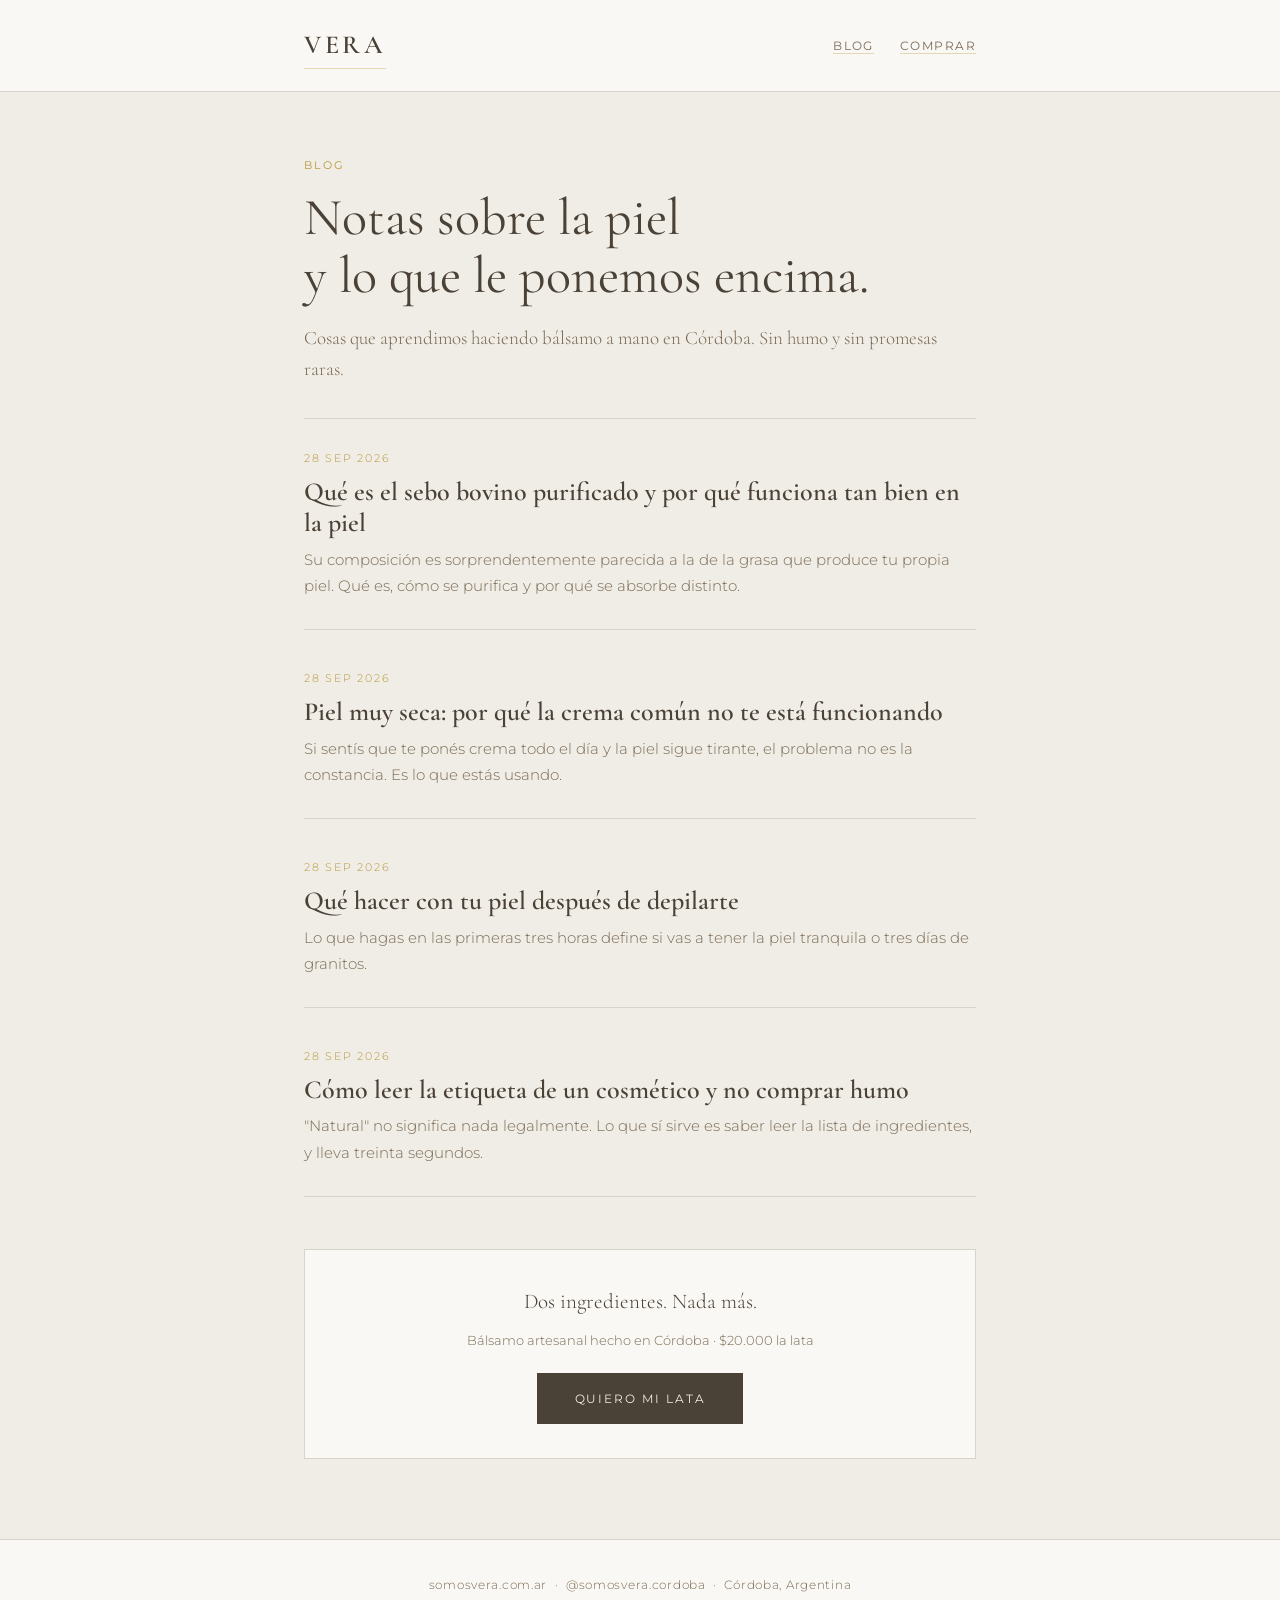
<file: blog/index.html>
<!DOCTYPE html>
<html lang="es">
<head>
<meta charset="UTF-8">
<meta name="viewport" content="width=device-width, initial-scale=1.0">
<title>Blog | VERA — Cuidado Ancestral</title>
<meta name="description" content="Notas sobre cuidado de la piel, cosmética natural y sebo bovino purificado. Escritas desde Córdoba por VERA.">
<link rel="canonical" href="https://somosvera.com.ar/blog/">
<meta property="og:title" content="Blog | VERA — Cuidado Ancestral">
<meta property="og:description" content="Notas sobre cuidado de la piel y cosmética natural, desde Córdoba.">
<meta property="og:type" content="website">
<meta property="og:image" content="https://somosvera.com.ar/img_producto.webp">
<link rel="icon" type="image/x-icon" href="../favicon.ico">
<link rel="preconnect" href="https://fonts.googleapis.com">
<link rel="preconnect" href="https://fonts.gstatic.com" crossorigin>
<link href="https://fonts.googleapis.com/css2?family=Cormorant+Garamond:ital,wght@0,300;0,400;0,600;1,400&family=Montserrat:wght@300;400;500;600&display=swap" rel="stylesheet">
<link rel="stylesheet" href="estilos.css">
<script async src="https://www.googletagmanager.com/gtag/js?id=G-8P85FS23PB"></script>
<script>window.dataLayer=window.dataLayer||[];function gtag(){dataLayer.push(arguments);}gtag('js',new Date());gtag('config','G-8P85FS23PB');</script>
</head>
<body>
<header class="blog-head"><div class="blog-head-in">
  <a class="blog-logo" href="../index.html">VERA</a>
  <nav class="blog-nav">
    <a href="index.html">Blog</a>
    <a href="../index.html#comprar">Comprar</a>
  </nav>
</div></header>

<main class="wrap">
  <span class="eyebrow">Blog</span>
  <h1>Notas sobre la piel<br>y lo que le ponemos encima.</h1>
  <p class="lead">Cosas que aprendimos haciendo bálsamo a mano en Córdoba. Sin humo y sin promesas raras.</p>

  <ul class="post-list">
    <li class="post-item">
      <a href="que-es-el-sebo-bovino-purificado.html">
        <span class="post-date">28 sep 2026</span>
        <h2>Qué es el sebo bovino purificado y por qué funciona tan bien en la piel</h2>
        <p>Su composición es sorprendentemente parecida a la de la grasa que produce tu propia piel. Qué es, cómo se purifica y por qué se absorbe distinto.</p>
      </a>
    </li>
    <li class="post-item">
      <a href="crema-para-piel-muy-seca.html">
        <span class="post-date">28 sep 2026</span>
        <h2>Piel muy seca: por qué la crema común no te está funcionando</h2>
        <p>Si sentís que te ponés crema todo el día y la piel sigue tirante, el problema no es la constancia. Es lo que estás usando.</p>
      </a>
    </li>
    <li class="post-item">
      <a href="cuidado-de-la-piel-despues-de-depilarte.html">
        <span class="post-date">28 sep 2026</span>
        <h2>Qué hacer con tu piel después de depilarte</h2>
        <p>Lo que hagas en las primeras tres horas define si vas a tener la piel tranquila o tres días de granitos.</p>
      </a>
    </li>
    <li class="post-item">
      <a href="como-leer-etiqueta-cosmetica-natural.html">
        <span class="post-date">28 sep 2026</span>
        <h2>Cómo leer la etiqueta de un cosmético y no comprar humo</h2>
        <p>"Natural" no significa nada legalmente. Lo que sí sirve es saber leer la lista de ingredientes, y lleva treinta segundos.</p>
      </a>
    </li>
  </ul>

  <div class="cta">
    <p>Dos ingredientes. Nada más.</p>
    <small>Bálsamo artesanal hecho en Córdoba · $20.000 la lata</small>
    <a class="btn" href="../index.html#comprar">Quiero mi lata</a>
  </div>
</main>

<footer class="blog-foot">
  <p><a href="../index.html">somosvera.com.ar</a> &nbsp;·&nbsp; <a href="https://www.instagram.com/somosvera.cordoba/" target="_blank" rel="noopener">@somosvera.cordoba</a> &nbsp;·&nbsp; Córdoba, Argentina</p>
</footer>
</body>
</html>
</file>
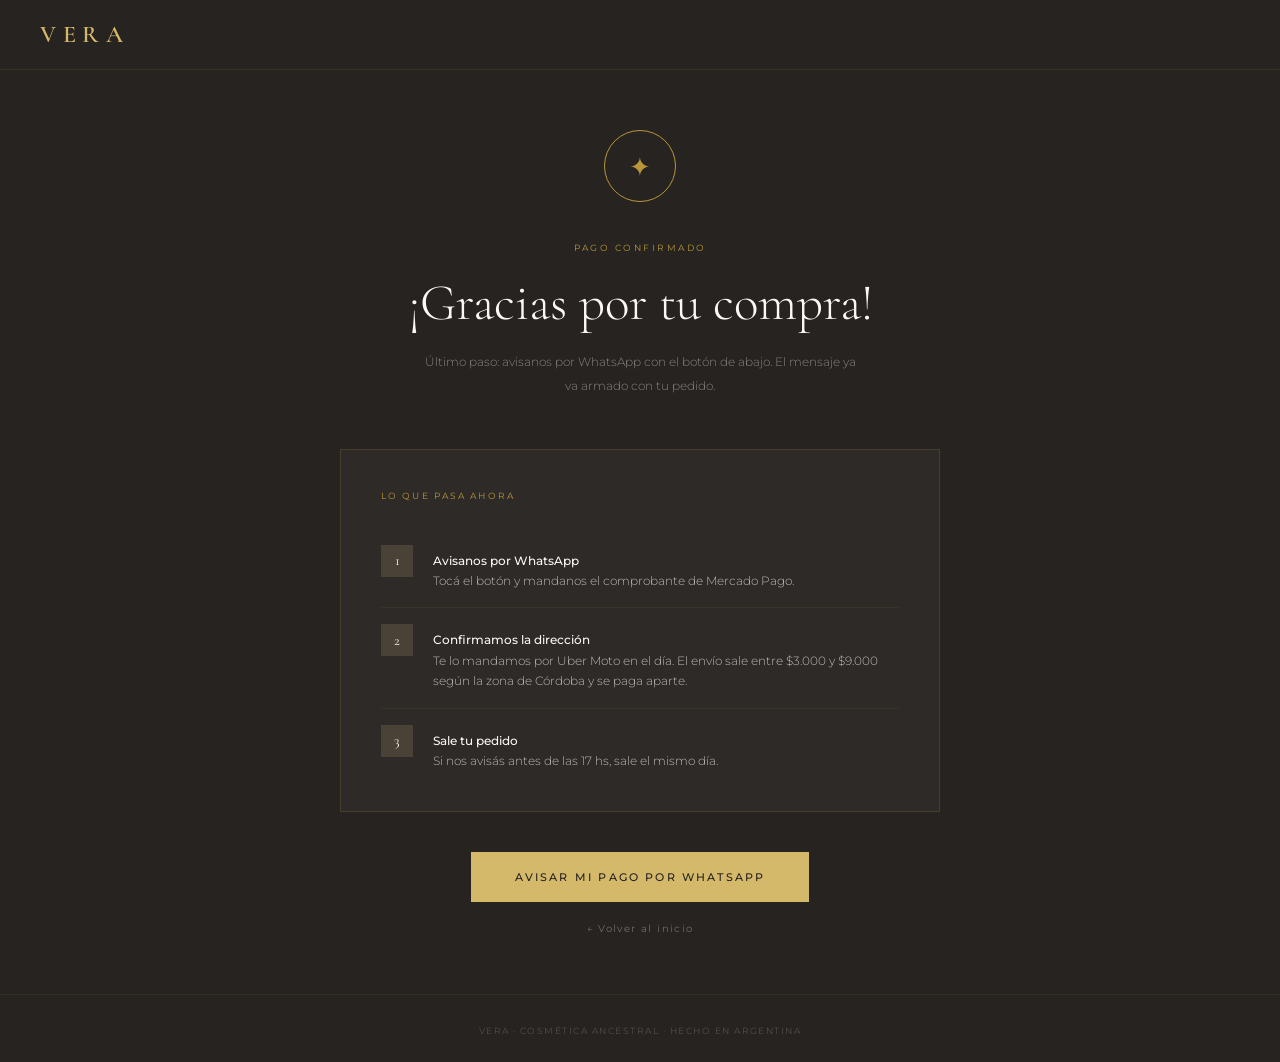
<file: gracias.html>
<!DOCTYPE html>
<html lang="es">
<head>
  <meta charset="UTF-8">
  <meta name="viewport" content="width=device-width, initial-scale=1.0">
  <title>¡Gracias por tu compra! — VERA</title>
  <meta name="robots" content="noindex">
  <link rel="icon" type="image/x-icon" href="/favicon.ico">
  <link rel="preconnect" href="https://fonts.googleapis.com">
  <link rel="preconnect" href="https://fonts.gstatic.com" crossorigin>
  <link href="https://fonts.googleapis.com/css2?family=Cormorant+Garamond:ital,wght@0,300;0,400;0,600;1,300;1,400&family=Montserrat:wght@300;400;500;600&display=swap" rel="stylesheet">
  <script async src="https://www.googletagmanager.com/gtag/js?id=G-8P85FS23PB"></script>
  <script>window.dataLayer=window.dataLayer||[];function gtag(){dataLayer.push(arguments);}gtag('js',new Date());gtag('config','G-8P85FS23PB');</script>
  <style>
    *, *::before, *::after { box-sizing: border-box; margin: 0; padding: 0; }
    :root {
      --cream: #F0EDE6; --cream-dark: #E4DFD6;
      --charcoal: #2E2B27; --bronze: #4A4137; --bronze-mid: #7A6A55;
      --gold: #B8973A; --gold-light: #D4B96A; --white-warm: #FAF8F4; --dark-bg: #262320;
      --serif: 'Cormorant Garamond', Georgia, serif;
      --sans: 'Montserrat', Arial, sans-serif;
    }
    body {
      font-family: var(--sans);
      background: var(--dark-bg);
      color: var(--white-warm);
      min-height: 100vh;
      display: flex;
      flex-direction: column;
      -webkit-font-smoothing: antialiased;
    }
    nav {
      padding: 20px 40px;
      display: flex;
      align-items: center;
      border-bottom: 1px solid rgba(184,151,58,0.12);
    }
    .nav-logo {
      font-family: var(--serif);
      font-size: 1.5rem;
      font-weight: 600;
      letter-spacing: 0.28em;
      color: var(--gold-light);
      text-decoration: none;
    }
    .main {
      flex: 1;
      display: flex;
      align-items: center;
      justify-content: center;
      padding: 60px 24px;
    }
    .card {
      max-width: 600px;
      width: 100%;
      text-align: center;
    }
    .check-icon {
      width: 72px;
      height: 72px;
      border-radius: 50%;
      border: 1px solid var(--gold);
      display: flex;
      align-items: center;
      justify-content: center;
      margin: 0 auto 40px;
      font-size: 1.6rem;
      color: var(--gold);
    }
    .label-small {
      font-family: var(--sans);
      font-size: 0.55rem;
      letter-spacing: 0.28em;
      text-transform: uppercase;
      color: var(--gold);
      display: block;
      margin-bottom: 20px;
    }
    h1 {
      font-family: var(--serif);
      font-size: clamp(2rem, 5vw, 3.2rem);
      font-weight: 300;
      color: var(--white-warm);
      margin-bottom: 16px;
      line-height: 1.2;
    }
    .subtitle {
      font-family: var(--sans);
      font-size: 0.78rem;
      font-weight: 300;
      color: rgba(250,248,244,0.45);
      line-height: 1.85;
      max-width: 440px;
      margin: 0 auto 52px;
    }
    .next-steps {
      background: rgba(255,255,255,0.03);
      border: 1px solid rgba(184,151,58,0.18);
      padding: 40px;
      margin-bottom: 40px;
      text-align: left;
    }
    .next-steps-title {
      font-family: var(--sans);
      font-size: 0.55rem;
      letter-spacing: 0.24em;
      text-transform: uppercase;
      color: var(--gold);
      display: block;
      margin-bottom: 28px;
    }
    .step {
      display: flex;
      gap: 20px;
      align-items: flex-start;
      padding: 16px 0;
      border-bottom: 1px solid rgba(184,151,58,0.08);
    }
    .step:last-child { border-bottom: none; padding-bottom: 0; }
    .step-num {
      width: 32px;
      height: 32px;
      background: var(--bronze);
      display: flex;
      align-items: center;
      justify-content: center;
      font-family: var(--serif);
      font-size: 0.9rem;
      color: var(--white-warm);
      flex-shrink: 0;
    }
    .step-text {
      font-family: var(--sans);
      font-size: 0.75rem;
      font-weight: 300;
      color: rgba(250,248,244,0.7);
      line-height: 1.7;
      padding-top: 6px;
    }
    .step-text strong { font-weight: 500; color: var(--white-warm); }
    .mapa-box {
      margin-top: 20px;
      height: 200px;
      overflow: hidden;
      display: none;
    }
    .mapa-box iframe {
      width: 100%;
      height: 100%;
      border: none;
      filter: grayscale(20%) contrast(0.85);
    }
    .btn-primary {
      display: inline-block;
      font-family: var(--sans);
      font-size: 0.68rem;
      font-weight: 500;
      letter-spacing: 0.2em;
      text-transform: uppercase;
      color: var(--dark-bg);
      background: var(--gold-light);
      padding: 18px 44px;
      text-decoration: none;
      transition: background 0.25s;
      margin-bottom: 20px;
    }
    .btn-primary:hover { background: var(--gold); }
    .link-home {
      display: block;
      font-family: var(--sans);
      font-size: 0.62rem;
      color: rgba(250,248,244,0.35);
      text-decoration: none;
      letter-spacing: 0.14em;
      transition: color 0.2s;
    }
    .link-home:hover { color: rgba(250,248,244,0.65); }
    footer {
      padding: 24px 40px;
      border-top: 1px solid rgba(184,151,58,0.1);
      text-align: center;
    }
    .footer-text {
      font-family: var(--sans);
      font-size: 0.58rem;
      letter-spacing: 0.16em;
      text-transform: uppercase;
      color: rgba(250,248,244,0.2);
    }
  </style>
</head>
<body>

  <nav>
    <a class="nav-logo" href="/">VERA</a>
  </nav>

  <main class="main">
    <div class="card" id="card-content">

      <!-- Estado de carga mientras lee sessionStorage -->
      <div id="loading" style="color:rgba(250,248,244,0.3); font-family:var(--sans); font-size:0.7rem; letter-spacing:0.1em;">
        Cargando tu confirmación...
      </div>

    </div>
  </main>

  <footer>
    <span class="footer-text">VERA · Cosmética Ancestral · Hecho en Argentina</span>
  </footer>

  <script>
  (function(){
    // Lee parámetros que manda MercadoPago en la URL de retorno:
    // ?collection_id=XXX&collection_status=approved&payment_id=XXX&status=approved&...
    var params  = new URLSearchParams(window.location.search);
    var status  = params.get('status') || params.get('collection_status') || 'approved';
    var paymentId = params.get('payment_id') || params.get('collection_id') || '';

    // La opción de envío la guardamos en sessionStorage antes de ir a MP
    var shipping = params.get('external_reference') ||
                   sessionStorage.getItem('vera_shipping') || 'envio';
    sessionStorage.removeItem('vera_shipping');

    var WA_NUMBER   = '5493515585046';
    var cant   = params.get('cant') || '1';
    var total  = params.get('total') ? '$' + Number(params.get('total')).toLocaleString('es-AR') : '';
    var nombre = params.get('nombre') || '';
    var entregaTxt = shipping === 'retiro' ? 'retiro en Budapets' : (shipping === 'interior' ? 'envío al resto del país' : 'envío en Córdoba');
    var WA_MSG_ENVIO = encodeURIComponent(
      'Hola! ' + (nombre ? 'Soy ' + nombre + '. ' : '') +
      'Ya realicé mi pago por Mercado Pago' + (paymentId ? ' (ID ' + paymentId + ')' : '') + '. ' +
      'Pedido: ' + cant + (cant === '1' ? ' lata' : ' latas') + ' de VERA' + (total ? ', total ' + total : '') + '. ' +
      'Entrega: ' + entregaTxt + '. Te mando el comprobante.'
    );
    var WA_LINK = 'https://wa.me/' + WA_NUMBER + '?text=' + WA_MSG_ENVIO;

    var card = document.getElementById('card-content');

    // Si el pago no fue aprobado, mostramos pantalla alternativa
    if (status === 'failure' || status === 'rejected') {
      card.innerHTML = `
        <div class="check-icon" style="border-color:rgba(250,248,244,0.2); color:rgba(250,248,244,0.3);">✕</div>
        <span class="label-small" style="color:rgba(250,248,244,0.4);">Pago no completado</span>
        <h1 style="font-size:clamp(1.6rem,4vw,2.6rem);">El pago no pudo procesarse.</h1>
        <p class="subtitle">No te preocupes — no se realizó ningún cobro. Podés intentarlo de nuevo o escribirnos por WhatsApp.</p>
        <a href="/#comprar" class="btn-primary" style="margin-bottom:16px;">Intentar de nuevo</a>
        <a href="https://wa.me/${WA_NUMBER}" class="link-home" style="color:rgba(212,185,106,0.6);">Encargar por WhatsApp →</a>
      `;
      return;
    }

    if (status === 'pending' || status === 'in_process') {
      card.innerHTML = `
        <div class="check-icon" style="border-color:var(--gold-light); color:var(--gold-light);">⟳</div>
        <span class="label-small">Pago en proceso</span>
        <h1>Tu pago está siendo procesado.</h1>
        <p class="subtitle">MercadoPago está verificando tu pago. Te llegará una confirmación por email cuando esté listo. Nosotros también te contactamos por WhatsApp.</p>
        <a href="${WA_LINK}" class="btn-primary" target="_blank" rel="noopener">Avisarnos por WhatsApp</a>
        <a href="/" class="link-home">← Volver al inicio</a>
      `;
      return;
    }

    if (shipping === 'retiro') {
      card.innerHTML = `
        <div class="check-icon">✦</div>
        <span class="label-small">Pago confirmado</span>
        <h1>¡Tu VERA ya está separada!</h1>
        <p class="subtitle">Tu pago fue procesado. Podés pasar a retirar tu lata cuando quieras en el punto de retiro.</p>

        <div class="next-steps">
          <span class="next-steps-title">Cómo retirar tu lata</span>
          <div class="step">
            <div class="step-num">1</div>
            <p class="step-text"><strong>Mandanos el comprobante por WhatsApp</strong><br>Con el botón de abajo: el mensaje ya va armado con tu pedido.</p>
          </div>
          <div class="step">
            <div class="step-num">2</div>
            <p class="step-text"><strong>Presentate en Budapets</strong><br>Av. Gauss 5308, Villa Belgrano, Córdoba. Podés ir el mismo día de la compra o en los próximos días.</p>
          </div>
          <div class="step">
            <div class="step-num">3</div>
            <p class="step-text"><strong>Mostrá el comprobante de pago</strong><br>El resumen de MercadoPago te llega al mail. Con eso es suficiente.</p>
          </div>
          <div class="mapa-box" id="mapa-retiro" style="display:block; margin-top:24px;">
            <iframe
              src="https://maps.google.com/maps?q=Av.+Gauss+5308,+Villa+Belgrano,+C%C3%B3rdoba,+Argentina&hl=es&output=embed&z=16"
              loading="lazy"
              allowfullscreen
              referrerpolicy="no-referrer-when-downgrade"
              title="Budapets — Punto de retiro VERA">
            </iframe>
          </div>
        </div>

        <a href="${WA_LINK}" class="btn-primary" target="_blank" rel="noopener">Avisar mi pago por WhatsApp</a>
        <a href="/" class="link-home">← Volver al inicio</a>
      `;
    } else {
      var envioTxt = shipping === 'interior'
        ? 'Te pasamos la cotización del envío por correo a tu localidad y lo despachamos apenas lo confirmás.'
        : 'Te lo mandamos por Uber Moto en el día. El envío sale entre $3.000 y $9.000 según la zona de Córdoba y se paga aparte.';
      card.innerHTML = `
        <div class="check-icon">✦</div>
        <span class="label-small">Pago confirmado</span>
        <h1>¡Gracias por tu compra!</h1>
        <p class="subtitle">Último paso: avisanos por WhatsApp con el botón de abajo. El mensaje ya va armado con tu pedido.</p>

        <div class="next-steps">
          <span class="next-steps-title">Lo que pasa ahora</span>
          <div class="step">
            <div class="step-num">1</div>
            <p class="step-text"><strong>Avisanos por WhatsApp</strong><br>Tocá el botón y mandanos el comprobante de Mercado Pago.</p>
          </div>
          <div class="step">
            <div class="step-num">2</div>
            <p class="step-text"><strong>Confirmamos la dirección</strong><br>${envioTxt}</p>
          </div>
          <div class="step">
            <div class="step-num">3</div>
            <p class="step-text"><strong>Sale tu pedido</strong><br>${shipping === 'interior' ? 'Te pasamos el número de seguimiento del correo.' : 'Si nos avisás antes de las 17 hs, sale el mismo día.'}</p>
          </div>
        </div>

        <a href="${WA_LINK}" class="btn-primary" target="_blank" rel="noopener">Avisar mi pago por WhatsApp</a>
        <a href="/" class="link-home">← Volver al inicio</a>
      `;
    }
  })();
  </script>

</body>
</html>
</file>
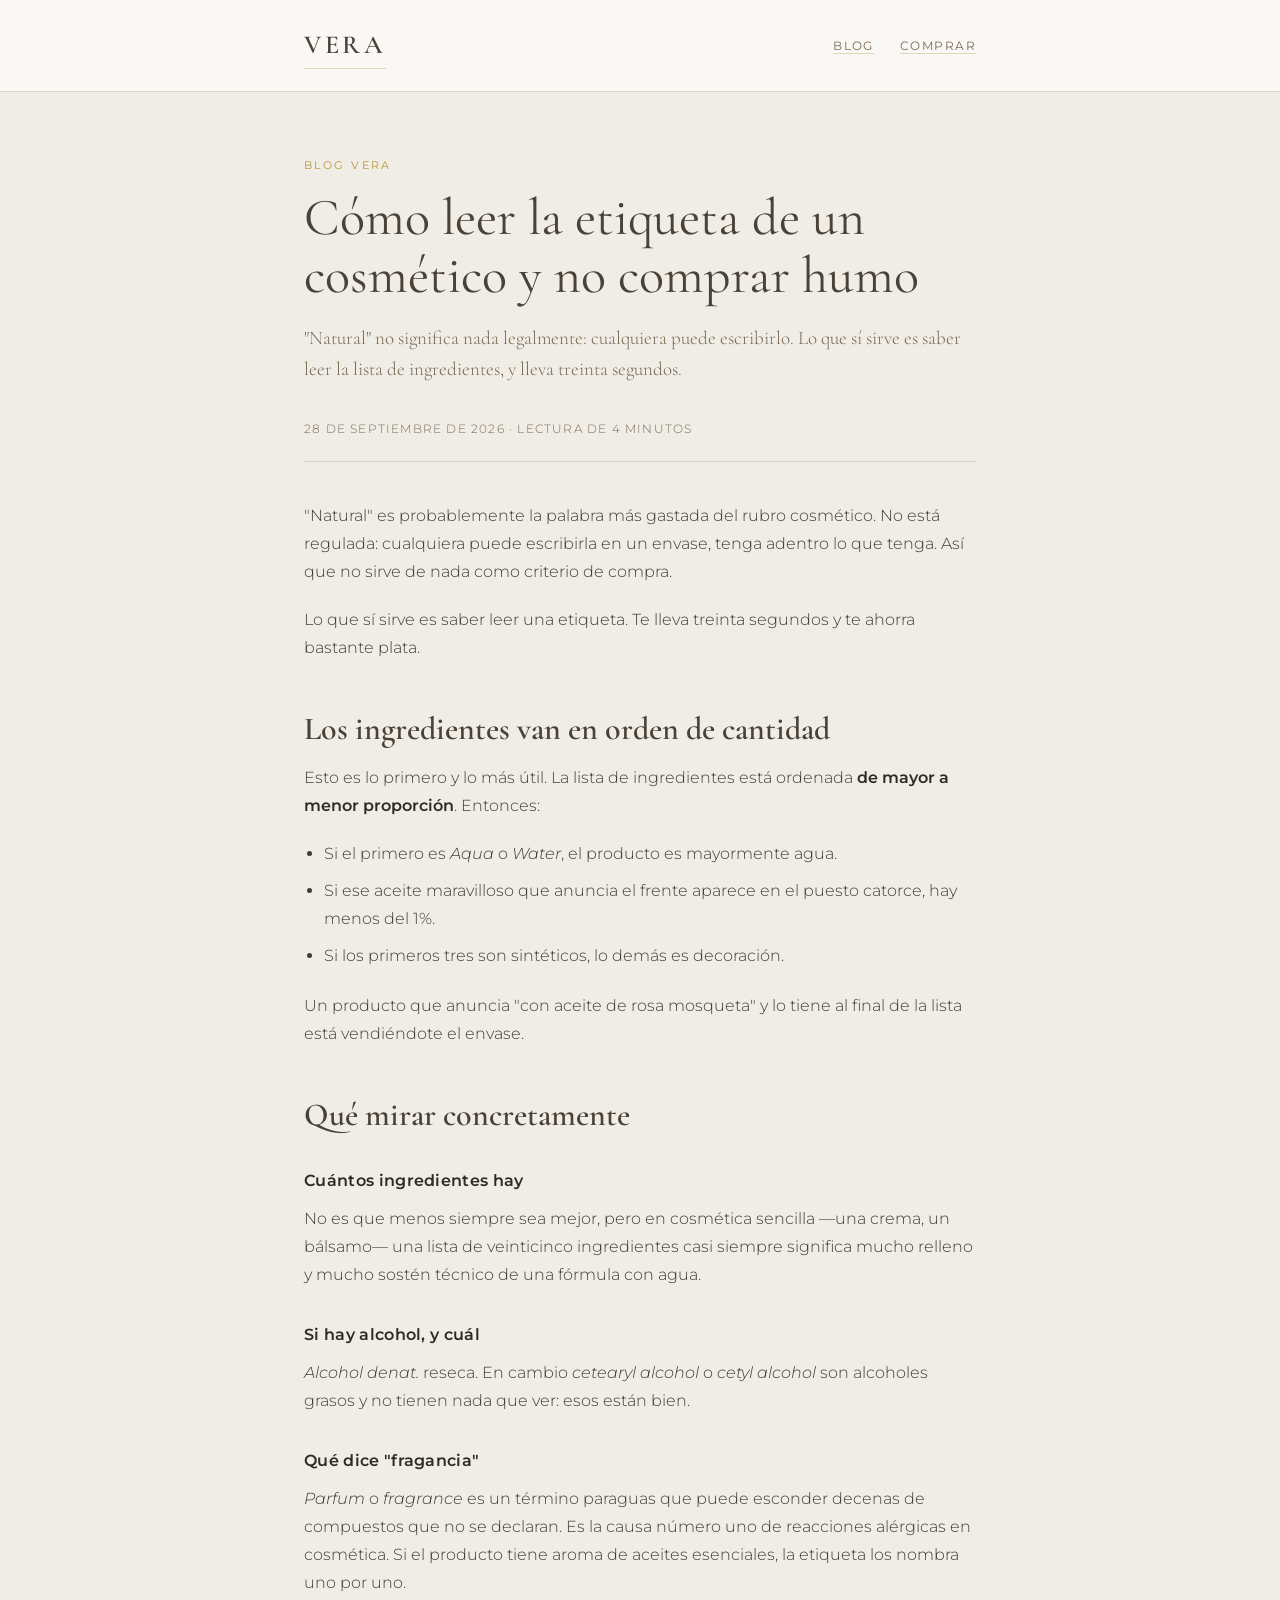
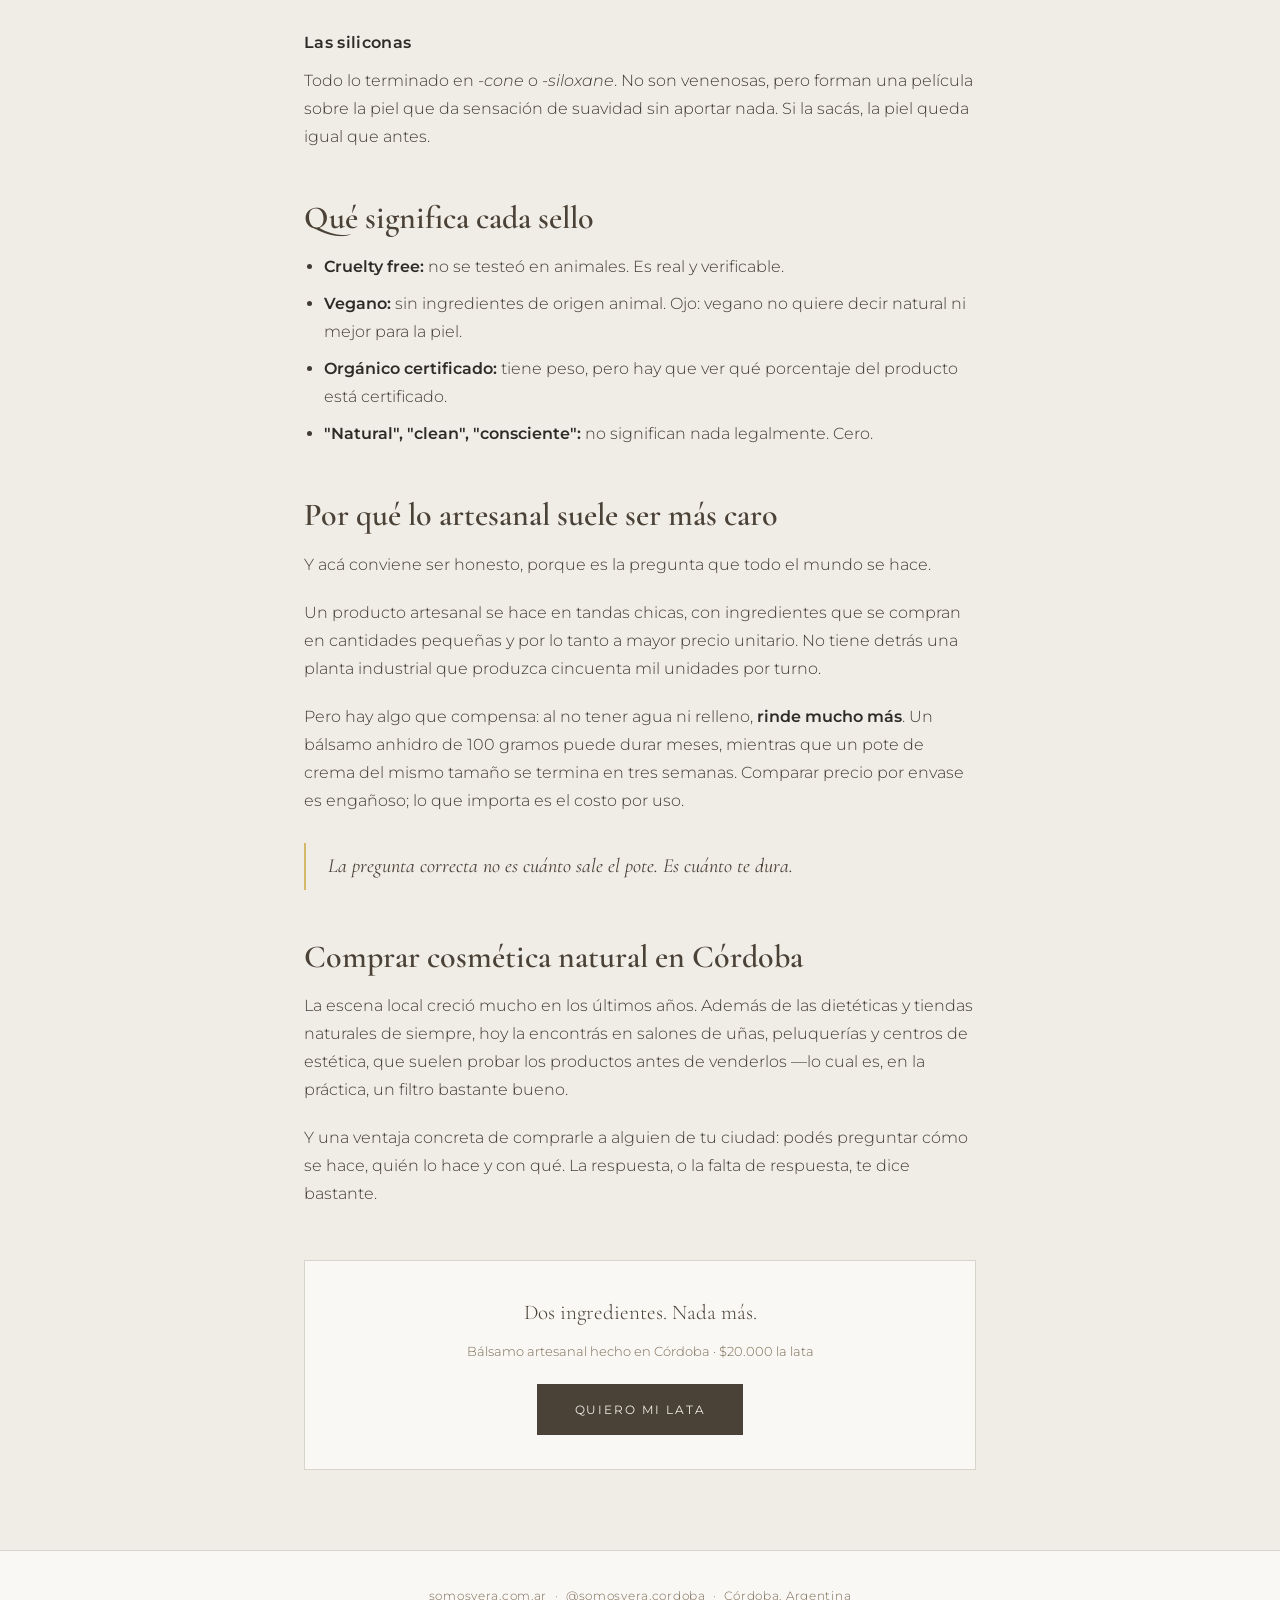
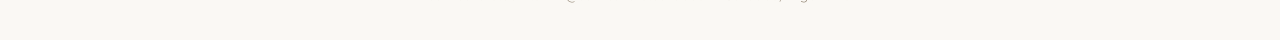
<file: blog/como-leer-etiqueta-cosmetica-natural.html>
<!DOCTYPE html>
<html lang="es">
<head>
<meta charset="UTF-8">
<meta name="viewport" content="width=device-width, initial-scale=1.0">
<title>Cómo leer la etiqueta de un cosmético natural | VERA</title>
<meta name="description" content="La palabra natural no está regulada. Cómo leer de verdad una lista de ingredientes, qué sellos importan y por qué lo artesanal cuesta más.">
<link rel="canonical" href="https://somosvera.com.ar/blog/como-leer-etiqueta-cosmetica-natural.html">
<meta property="og:title" content="Cómo leer la etiqueta de un cosmético natural | VERA">
<meta property="og:description" content="La palabra natural no está regulada. Cómo leer de verdad una lista de ingredientes, qué sellos importan y por qué lo artesanal cuesta más.">
<meta property="og:type" content="article">
<meta property="og:url" content="https://somosvera.com.ar/blog/como-leer-etiqueta-cosmetica-natural.html">
<meta property="og:image" content="https://somosvera.com.ar/img_producto.webp">
<link rel="icon" type="image/x-icon" href="../favicon.ico">
<link rel="preconnect" href="https://fonts.googleapis.com">
<link rel="preconnect" href="https://fonts.gstatic.com" crossorigin>
<link href="https://fonts.googleapis.com/css2?family=Cormorant+Garamond:ital,wght@0,300;0,400;0,600;1,400&family=Montserrat:wght@300;400;500;600&display=swap" rel="stylesheet">
<link rel="stylesheet" href="estilos.css">
<script async src="https://www.googletagmanager.com/gtag/js?id=G-8P85FS23PB"></script>
<script>window.dataLayer=window.dataLayer||[];function gtag(){dataLayer.push(arguments);}gtag('js',new Date());gtag('config','G-8P85FS23PB');</script>
</head>
<body>
<header class="blog-head"><div class="blog-head-in">
  <a class="blog-logo" href="../index.html">VERA</a>
  <nav class="blog-nav">
    <a href="index.html">Blog</a>
    <a href="../index.html#comprar">Comprar</a>
  </nav>
</div></header>
<main class="wrap"><article>
<span class="eyebrow">Blog VERA</span>
<h1>Cómo leer la etiqueta de un cosmético y no comprar humo</h1>
<p class="lead">"Natural" no significa nada legalmente: cualquiera puede escribirlo. Lo que sí sirve es saber leer la lista de ingredientes, y lleva treinta segundos.</p>
<p class="meta">28 de septiembre de 2026 · Lectura de 4 minutos</p>

<p>"Natural" es probablemente la palabra más gastada del rubro cosmético. No está regulada: cualquiera puede escribirla en un envase, tenga adentro lo que tenga. Así que no sirve de nada como criterio de compra.</p>

<p>Lo que sí sirve es saber leer una etiqueta. Te lleva treinta segundos y te ahorra bastante plata.</p>

<h2>Los ingredientes van en orden de cantidad</h2>

<p>Esto es lo primero y lo más útil. La lista de ingredientes está ordenada <strong>de mayor a menor proporción</strong>. Entonces:</p>

<ul>
  <li>Si el primero es <em>Aqua</em> o <em>Water</em>, el producto es mayormente agua.</li>
  <li>Si ese aceite maravilloso que anuncia el frente aparece en el puesto catorce, hay menos del 1%.</li>
  <li>Si los primeros tres son sintéticos, lo demás es decoración.</li>
</ul>

<p>Un producto que anuncia "con aceite de rosa mosqueta" y lo tiene al final de la lista está vendiéndote el envase.</p>

<h2>Qué mirar concretamente</h2>

<h3>Cuántos ingredientes hay</h3>
<p>No es que menos siempre sea mejor, pero en cosmética sencilla —una crema, un bálsamo— una lista de veinticinco ingredientes casi siempre significa mucho relleno y mucho sostén técnico de una fórmula con agua.</p>

<h3>Si hay alcohol, y cuál</h3>
<p><em>Alcohol denat.</em> reseca. En cambio <em>cetearyl alcohol</em> o <em>cetyl alcohol</em> son alcoholes grasos y no tienen nada que ver: esos están bien.</p>

<h3>Qué dice "fragancia"</h3>
<p><em>Parfum</em> o <em>fragrance</em> es un término paraguas que puede esconder decenas de compuestos que no se declaran. Es la causa número uno de reacciones alérgicas en cosmética. Si el producto tiene aroma de aceites esenciales, la etiqueta los nombra uno por uno.</p>

<h3>Las siliconas</h3>
<p>Todo lo terminado en <em>-cone</em> o <em>-siloxane</em>. No son venenosas, pero forman una película sobre la piel que da sensación de suavidad sin aportar nada. Si la sacás, la piel queda igual que antes.</p>

<h2>Qué significa cada sello</h2>

<ul>
  <li><strong>Cruelty free:</strong> no se testeó en animales. Es real y verificable.</li>
  <li><strong>Vegano:</strong> sin ingredientes de origen animal. Ojo: vegano no quiere decir natural ni mejor para la piel.</li>
  <li><strong>Orgánico certificado:</strong> tiene peso, pero hay que ver qué porcentaje del producto está certificado.</li>
  <li><strong>"Natural", "clean", "consciente":</strong> no significan nada legalmente. Cero.</li>
</ul>

<h2>Por qué lo artesanal suele ser más caro</h2>

<p>Y acá conviene ser honesto, porque es la pregunta que todo el mundo se hace.</p>

<p>Un producto artesanal se hace en tandas chicas, con ingredientes que se compran en cantidades pequeñas y por lo tanto a mayor precio unitario. No tiene detrás una planta industrial que produzca cincuenta mil unidades por turno.</p>

<p>Pero hay algo que compensa: al no tener agua ni relleno, <strong>rinde mucho más</strong>. Un bálsamo anhidro de 100 gramos puede durar meses, mientras que un pote de crema del mismo tamaño se termina en tres semanas. Comparar precio por envase es engañoso; lo que importa es el costo por uso.</p>

<blockquote>La pregunta correcta no es cuánto sale el pote. Es cuánto te dura.</blockquote>

<h2>Comprar cosmética natural en Córdoba</h2>

<p>La escena local creció mucho en los últimos años. Además de las dietéticas y tiendas naturales de siempre, hoy la encontrás en salones de uñas, peluquerías y centros de estética, que suelen probar los productos antes de venderlos —lo cual es, en la práctica, un filtro bastante bueno.</p>

<p>Y una ventaja concreta de comprarle a alguien de tu ciudad: podés preguntar cómo se hace, quién lo hace y con qué. La respuesta, o la falta de respuesta, te dice bastante.</p>
<div class="cta">
  <p>Dos ingredientes. Nada más.</p>
  <small>Bálsamo artesanal hecho en Córdoba · $20.000 la lata</small>
  <a class="btn" href="../index.html#comprar">Quiero mi lata</a>
</div>
</article></main>
<footer class="blog-foot">
  <p><a href="../index.html">somosvera.com.ar</a> &nbsp;·&nbsp; <a href="https://www.instagram.com/somosvera.cordoba/" target="_blank" rel="noopener">@somosvera.cordoba</a> &nbsp;·&nbsp; Córdoba, Argentina</p>
</footer>
</body>
</html>
</file>
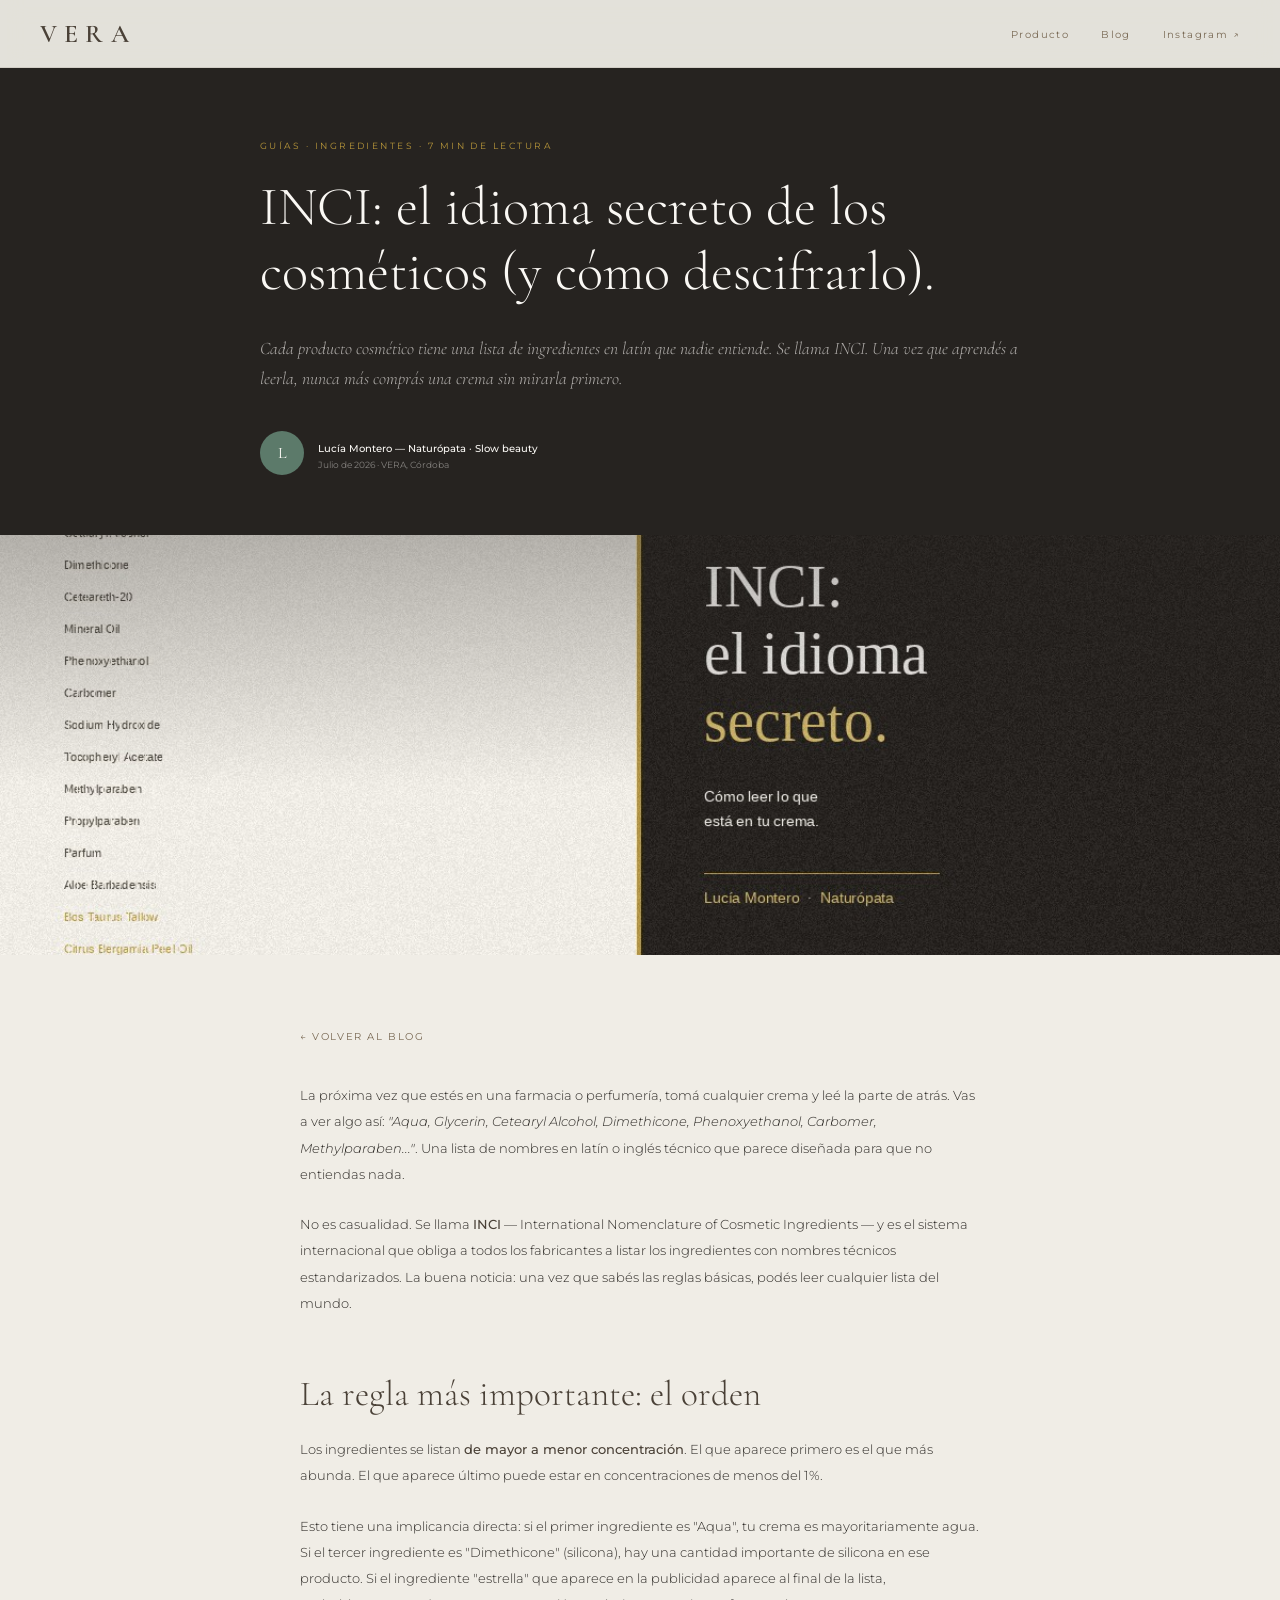
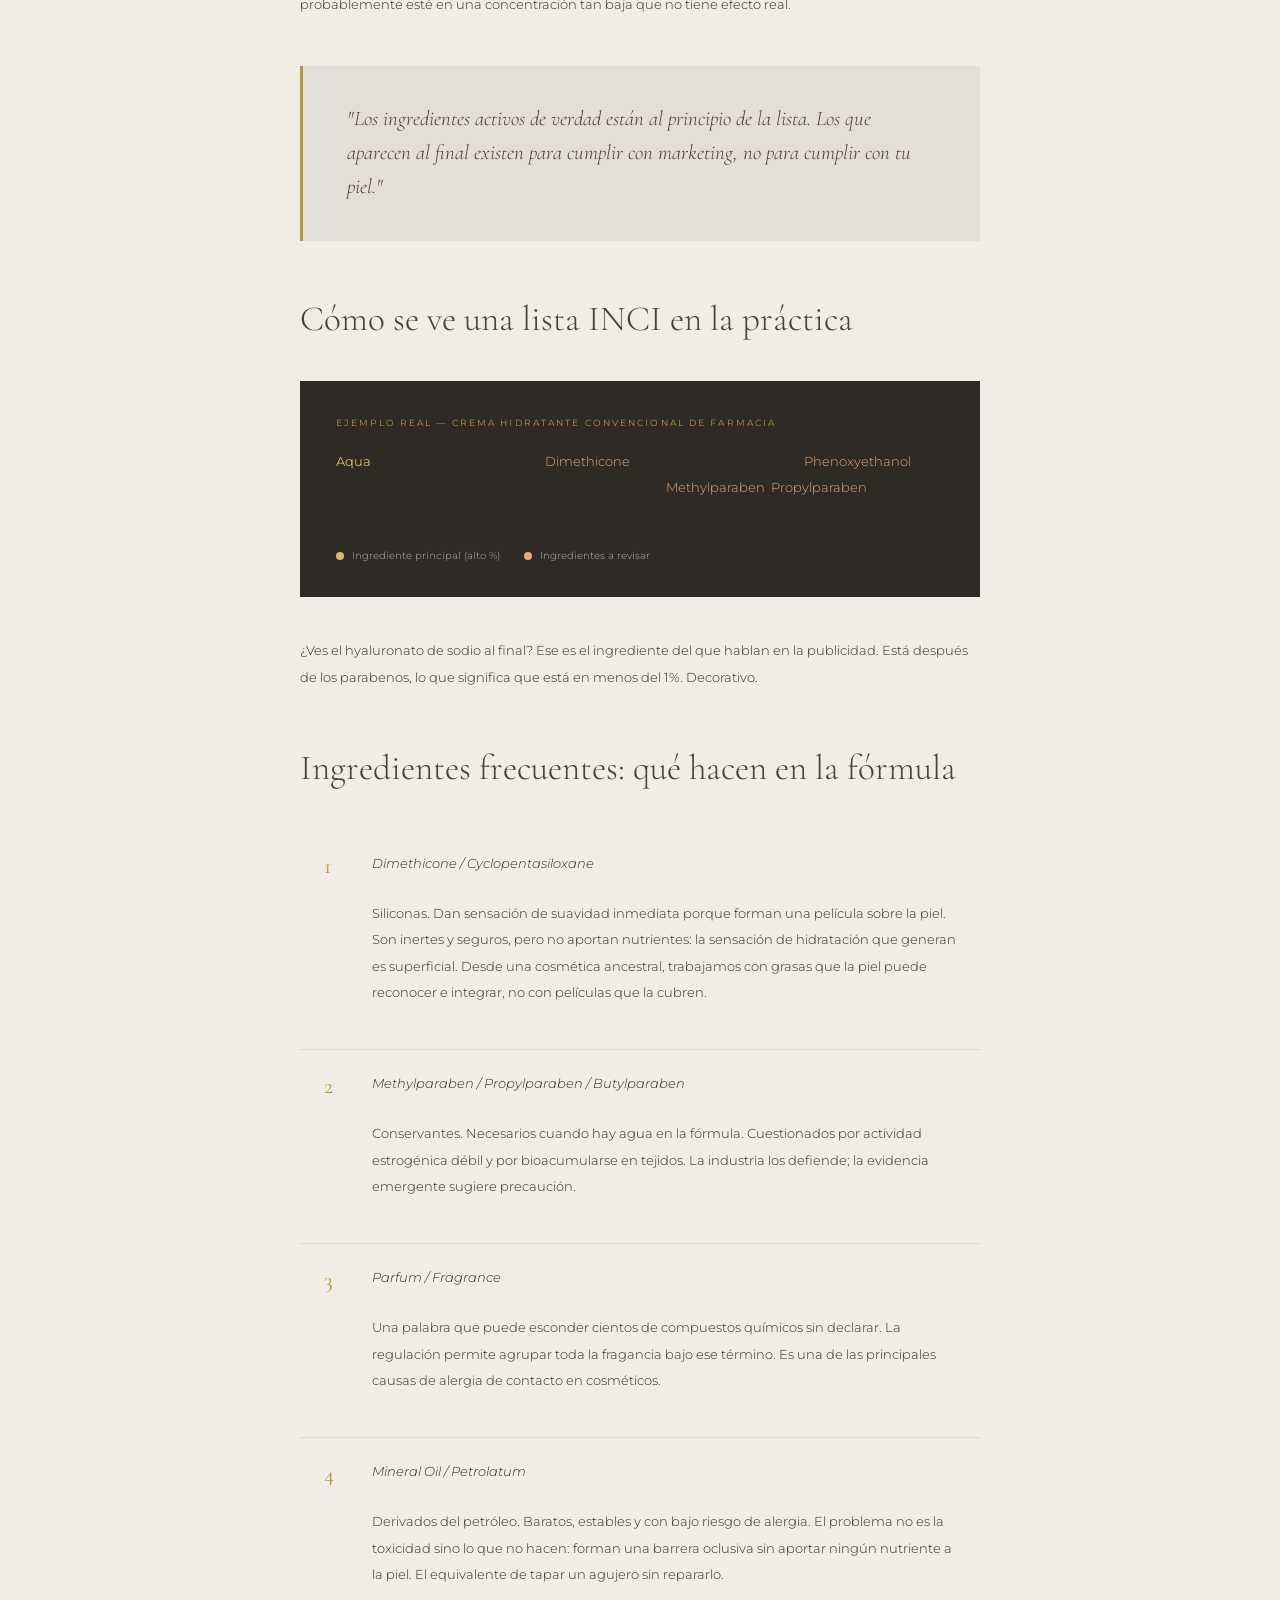
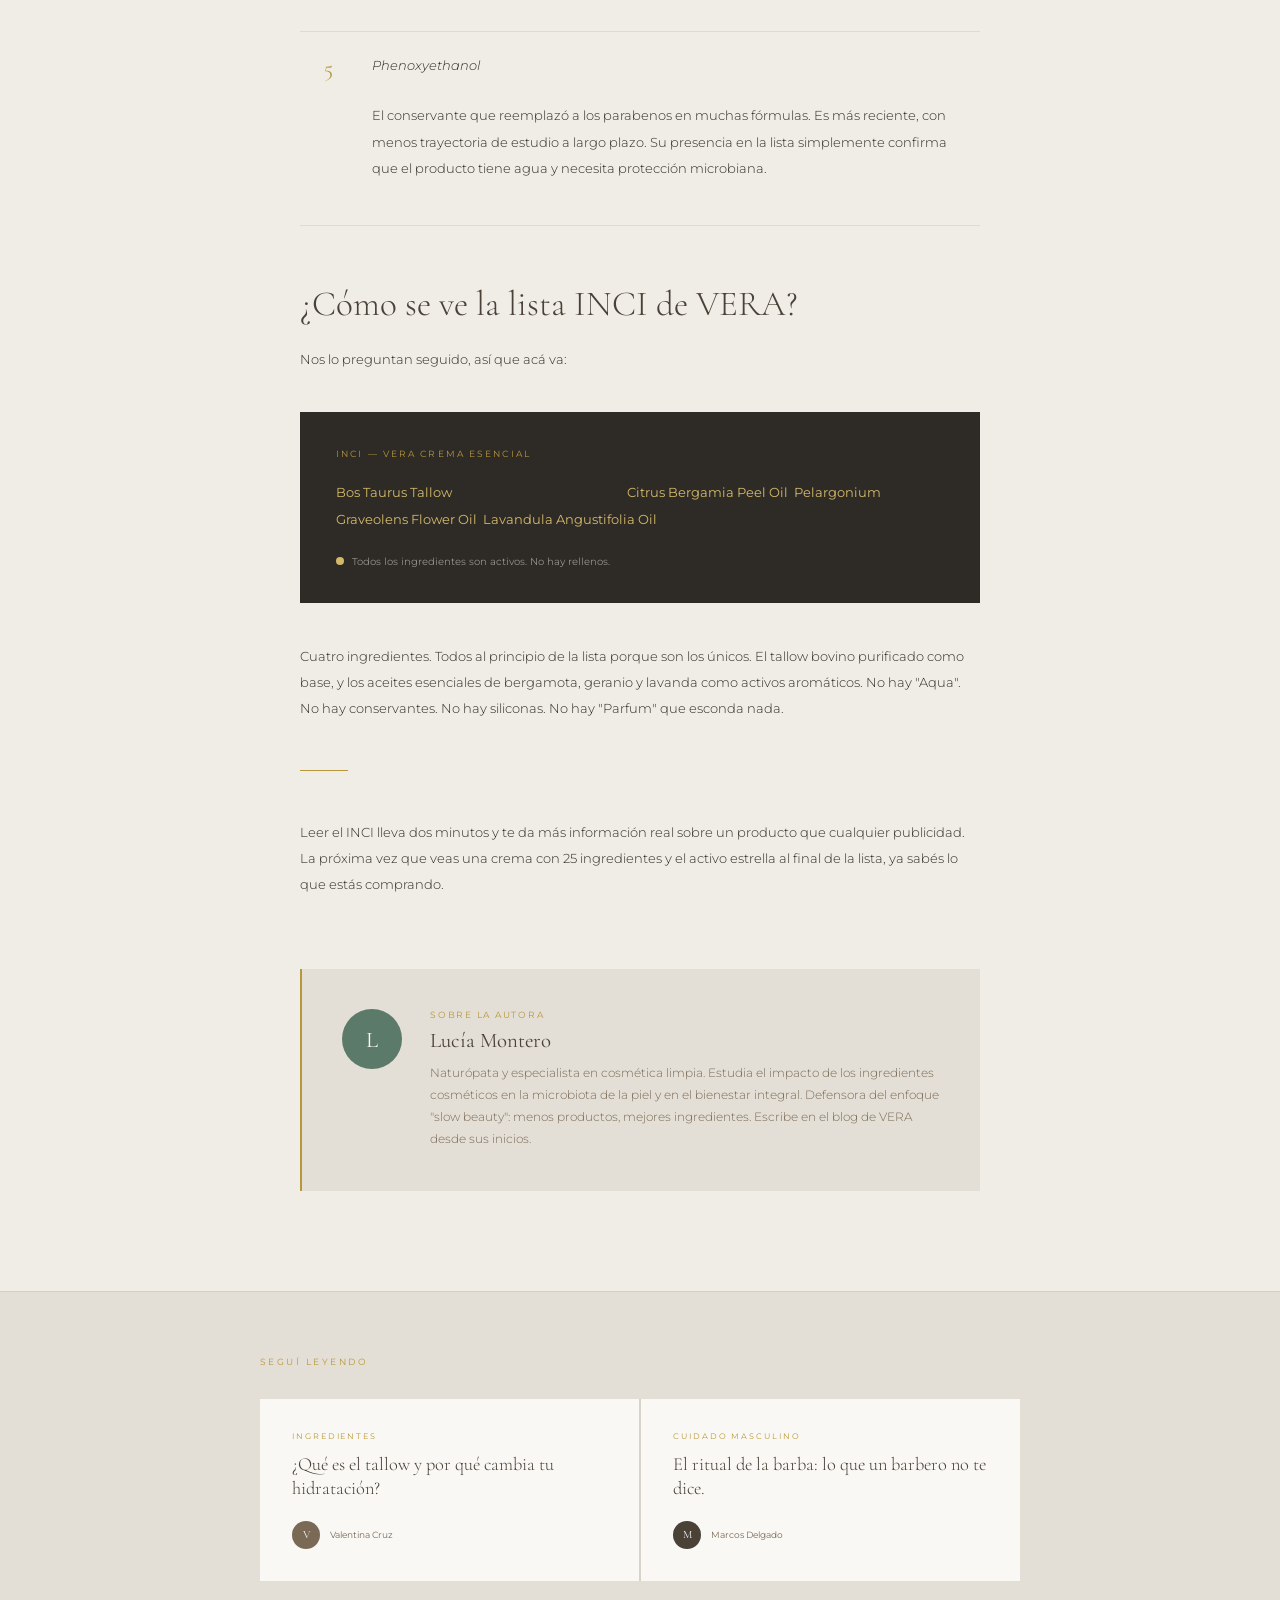
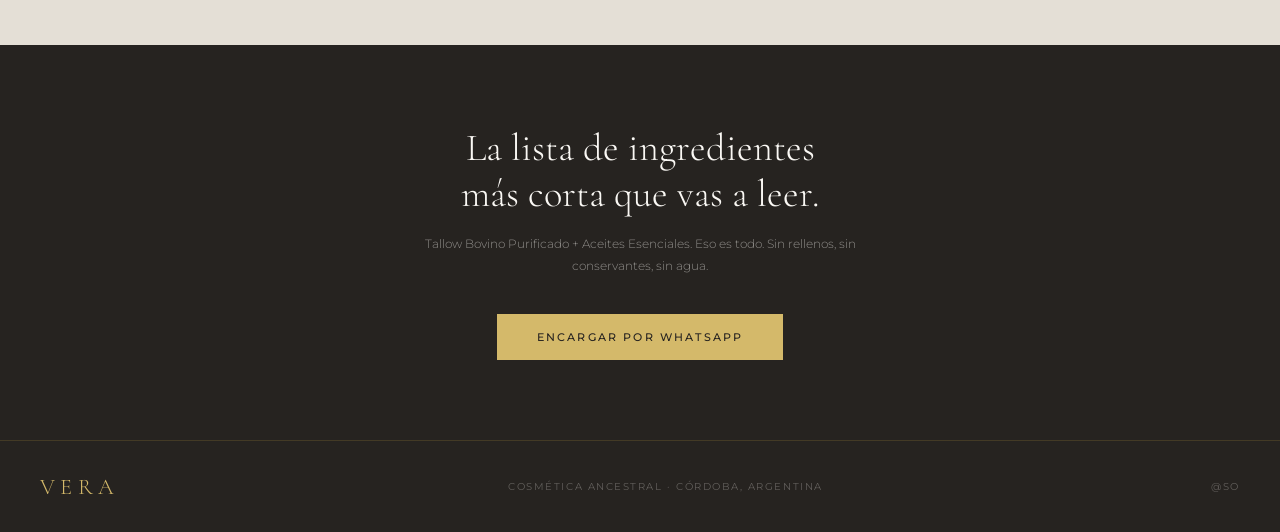
<file: blog/como-leer-ingredientes-cosmeticos.html>
<!DOCTYPE html>
<html lang="es">
<head>
  <meta charset="UTF-8">
  <meta name="viewport" content="width=device-width, initial-scale=1.0">
  <title>INCI: cómo leer la lista de ingredientes de tu crema — Blog VERA</title>
  <meta name="description" content="Cada cosmético tiene una lista de ingredientes en latín que nadie entiende. Se llama INCI. Una vez que aprendés a leerla, nunca más comprás una crema sin mirarla primero.">
  <meta property="og:image" content="https://somosvera.com.ar/blog/img/post-inci.jpg">
  <link rel="canonical" href="https://somosvera.com.ar/blog/como-leer-ingredientes-cosmeticos.html">
  <link rel="icon" type="image/x-icon" href="/favicon.ico">
  <link rel="preconnect" href="https://fonts.googleapis.com">
  <link rel="preconnect" href="https://fonts.gstatic.com" crossorigin>
  <link href="https://fonts.googleapis.com/css2?family=Cormorant+Garamond:ital,wght@0,300;0,400;0,600;1,300;1,400&family=Montserrat:wght@300;400;500;600&display=swap" rel="stylesheet">
  <script async src="https://www.googletagmanager.com/gtag/js?id=G-8P85FS23PB"></script>
  <script>window.dataLayer=window.dataLayer||[];function gtag(){dataLayer.push(arguments);}gtag('js',new Date());gtag('config','G-8P85FS23PB');</script>
  <style>
    *, *::before, *::after { box-sizing: border-box; margin: 0; padding: 0; }
    :root { --cream: #F0EDE6; --cream-dark: #E4DFD6; --charcoal: #2E2B27; --bronze: #4A4137; --bronze-mid: #7A6A55; --gold: #B8973A; --gold-light: #D4B96A; --white-warm: #FAF8F4; --dark-bg: #262320; --serif: 'Cormorant Garamond', Georgia, serif; --sans: 'Montserrat', Arial, sans-serif; }
    body { font-family: var(--sans); background: var(--cream); color: var(--charcoal); -webkit-font-smoothing: antialiased; }
    nav { position: fixed; top: 0; left: 0; right: 0; z-index: 100; padding: 18px 40px; display: flex; justify-content: space-between; align-items: center; background: rgba(240,237,230,0.94); backdrop-filter: blur(12px); border-bottom: 1px solid rgba(74,65,55,0.12); }
    .nav-logo { font-family: var(--serif); font-size: 1.6rem; font-weight: 600; letter-spacing: 0.28em; color: var(--bronze); text-decoration: none; }
    .nav-links { display: flex; gap: 32px; }
    .nav-link { font-family: var(--sans); font-size: 0.62rem; letter-spacing: 0.14em; color: var(--bronze-mid); text-decoration: none; transition: color 0.2s; }
    .nav-link:hover { color: var(--bronze); }
    .article-hero { padding: 140px 40px 60px; background: var(--dark-bg); }
    .article-hero-inner { max-width: 760px; margin: 0 auto; }
    .article-category { font-family: var(--sans); font-size: 0.55rem; letter-spacing: 0.28em; text-transform: uppercase; color: var(--gold); display: block; margin-bottom: 24px; }
    .article-title { font-family: var(--serif); font-size: clamp(2rem, 4.5vw, 3.4rem); font-weight: 300; color: var(--white-warm); line-height: 1.2; margin-bottom: 28px; }
    .article-excerpt { font-family: var(--serif); font-size: 1.1rem; font-weight: 300; font-style: italic; color: rgba(250,248,244,0.65); line-height: 1.75; margin-bottom: 36px; }
    .article-meta { display: flex; align-items: center; gap: 14px; }
    .article-avatar { width: 44px; height: 44px; border-radius: 50%; background: #5C7A6A; display: flex; align-items: center; justify-content: center; font-family: var(--serif); font-size: 1rem; color: var(--white-warm); }
    .article-meta-name { font-family: var(--sans); font-size: 0.65rem; font-weight: 500; color: var(--white-warm); }
    .article-meta-date { font-family: var(--sans); font-size: 0.58rem; color: rgba(250,248,244,0.45); display: block; margin-top: 3px; }
    .article-wrap { max-width: 760px; margin: 0 auto; padding: 70px 40px 100px; }
    .back-link { display: inline-block; margin-bottom: 40px; font-family: var(--sans); font-size: 0.62rem; letter-spacing: 0.16em; text-transform: uppercase; color: var(--bronze-mid); text-decoration: none; }
    .article-body h2 { font-family: var(--serif); font-size: clamp(1.5rem, 3vw, 2.2rem); font-weight: 300; color: var(--bronze); margin: 56px 0 20px; line-height: 1.25; }
    .article-body p { font-family: var(--sans); font-size: 0.82rem; font-weight: 300; line-height: 2; color: var(--charcoal); margin-bottom: 24px; }
    .article-body strong { font-weight: 500; color: var(--bronze); }
    .pullquote { margin: 48px 0; padding: 36px 44px; border-left: 3px solid var(--gold); background: var(--cream-dark); }
    .pullquote p { font-family: var(--serif); font-size: 1.3rem; font-weight: 300; font-style: italic; color: var(--bronze); line-height: 1.65; margin: 0; }
    .article-divider { width: 48px; height: 1px; background: var(--gold); margin: 48px 0; }
    .inci-example { background: var(--charcoal); padding: 36px; margin: 40px 0; }
    .inci-example-title { font-family: var(--sans); font-size: 0.55rem; letter-spacing: 0.24em; text-transform: uppercase; color: var(--gold); display: block; margin-bottom: 20px; }
    .inci-list { font-family: var(--sans); font-size: 0.78rem; font-weight: 300; line-height: 2.2; color: rgba(250,248,244,0.6); font-style: italic; }
    .inci-list .highlight { color: var(--gold-light); font-style: normal; font-weight: 400; }
    .inci-list .warning { color: #E8A87C; font-style: normal; }
    .inci-legend { display: flex; gap: 24px; margin-top: 20px; flex-wrap: wrap; }
    .inci-legend-item { display: flex; align-items: center; gap: 8px; font-family: var(--sans); font-size: 0.6rem; color: rgba(250,248,244,0.5); }
    .dot { width: 8px; height: 8px; border-radius: 50%; flex-shrink: 0; }
    .red-flags { margin: 40px 0; }
    .red-flag-item { padding: 20px 24px; border-bottom: 1px solid rgba(74,65,55,0.1); display: flex; gap: 20px; align-items: flex-start; }
    .red-flag-name { font-family: var(--sans); font-size: 0.72rem; font-weight: 500; color: var(--bronze); margin-bottom: 6px; font-style: italic; }
    .red-flag-text { font-family: var(--sans); font-size: 0.74rem; font-weight: 300; color: var(--bronze-mid); line-height: 1.7; }
    .red-flag-num { font-family: var(--serif); font-size: 1.4rem; color: var(--gold); min-width: 28px; padding-top: 2px; }
    .author-bio { margin-top: 72px; padding: 40px; background: var(--cream-dark); border-left: 2px solid var(--gold); display: flex; gap: 28px; align-items: flex-start; }
    .author-bio-avatar { width: 60px; height: 60px; border-radius: 50%; background: #5C7A6A; flex-shrink: 0; display: flex; align-items: center; justify-content: center; font-family: var(--serif); font-size: 1.4rem; color: var(--white-warm); }
    .author-bio-label { font-family: var(--sans); font-size: 0.55rem; letter-spacing: 0.2em; text-transform: uppercase; color: var(--gold); display: block; margin-bottom: 8px; }
    .author-bio-name { font-family: var(--serif); font-size: 1.3rem; color: var(--bronze); margin-bottom: 10px; }
    .author-bio-text { font-family: var(--sans); font-size: 0.74rem; font-weight: 300; line-height: 1.85; color: var(--bronze-mid); }
    .post-cta { background: var(--dark-bg); padding: 80px 40px; text-align: center; }
    .post-cta-title { font-family: var(--serif); font-size: clamp(1.6rem,3vw,2.4rem); font-weight: 300; color: var(--white-warm); margin-bottom: 16px; }
    .post-cta-sub { font-family: var(--sans); font-size: 0.76rem; font-weight: 300; color: rgba(250,248,244,0.5); max-width: 440px; margin: 0 auto 36px; line-height: 1.85; }
    .btn-cta { display: inline-block; font-family: var(--sans); font-size: 0.68rem; font-weight: 500; letter-spacing: 0.2em; text-transform: uppercase; color: var(--dark-bg); background: var(--gold-light); padding: 16px 40px; text-decoration: none; transition: background 0.25s; }
    .btn-cta:hover { background: var(--gold); }
    footer { background: var(--dark-bg); border-top: 1px solid rgba(184,151,58,0.2); padding: 32px 40px; display: flex; align-items: center; justify-content: space-between; flex-wrap: wrap; gap: 16px; }
    .footer-logo { font-family: var(--serif); font-size: 1.4rem; font-weight: 300; letter-spacing: 0.24em; color: var(--gold-light); }
    .footer-text { font-family: var(--sans); font-size: 0.6rem; letter-spacing: 0.16em; text-transform: uppercase; color: rgba(250,248,244,0.28); text-decoration: none; }
    @media (max-width: 760px) { nav { padding: 14px 24px; } .article-hero { padding: 120px 24px 48px; } .article-wrap { padding: 48px 24px 72px; } .author-bio { flex-direction: column; } footer { flex-direction: column; text-align: center; } }
  </style>
</head>
<body>

  <nav>
    <a class="nav-logo" href="/">VERA</a>
    <div class="nav-links">
      <a href="/" class="nav-link">Producto</a>
      <a href="/blog/" class="nav-link">Blog</a>
      <a href="https://www.instagram.com/somosvera.cordoba/" target="_blank" rel="noopener" class="nav-link">Instagram ↗</a>
    </div>
  </nav>

  <div class="article-hero">
    <div class="article-hero-inner">
      <span class="article-category">Guías · Ingredientes · 7 min de lectura</span>
      <h1 class="article-title">INCI: el idioma secreto de los cosméticos (y cómo descifrarlo).</h1>
      <p class="article-excerpt">Cada producto cosmético tiene una lista de ingredientes en latín que nadie entiende. Se llama INCI. Una vez que aprendés a leerla, nunca más comprás una crema sin mirarla primero.</p>
      <div class="article-meta">
        <div class="article-avatar">L</div>
        <div>
          <span class="article-meta-name">Lucía Montero — Naturópata · Slow beauty</span>
          <span class="article-meta-date">Julio de 2026 · VERA, Córdoba</span>
        </div>
      </div>
    </div>
  </div>
  <!-- Hero image -->
  <div style="width:100%; max-height:420px; overflow:hidden; position:relative;">
    <img src="img/post-inci.jpg" alt="" style="width:100%; height:420px; object-fit:cover; display:block; object-position:center;" loading="eager">
    <div style="position:absolute; inset:0; background:linear-gradient(to bottom, rgba(38,35,32,0.3) 0%, rgba(38,35,32,0) 60%);"></div>
  </div>

  <div class="article-wrap">
    <a href="/blog/" class="back-link">← Volver al blog</a>

    <div class="article-body">

      <p>La próxima vez que estés en una farmacia o perfumería, tomá cualquier crema y leé la parte de atrás. Vas a ver algo así: <em>"Aqua, Glycerin, Cetearyl Alcohol, Dimethicone, Phenoxyethanol, Carbomer, Methylparaben..."</em>. Una lista de nombres en latín o inglés técnico que parece diseñada para que no entiendas nada.</p>

      <p>No es casualidad. Se llama <strong>INCI</strong> — International Nomenclature of Cosmetic Ingredients — y es el sistema internacional que obliga a todos los fabricantes a listar los ingredientes con nombres técnicos estandarizados. La buena noticia: una vez que sabés las reglas básicas, podés leer cualquier lista del mundo.</p>

      <h2>La regla más importante: el orden</h2>

      <p>Los ingredientes se listan <strong>de mayor a menor concentración</strong>. El que aparece primero es el que más abunda. El que aparece último puede estar en concentraciones de menos del 1%.</p>

      <p>Esto tiene una implicancia directa: si el primer ingrediente es "Aqua", tu crema es mayoritariamente agua. Si el tercer ingrediente es "Dimethicone" (silicona), hay una cantidad importante de silicona en ese producto. Si el ingrediente "estrella" que aparece en la publicidad aparece al final de la lista, probablemente esté en una concentración tan baja que no tiene efecto real.</p>

      <div class="pullquote">
        <p>"Los ingredientes activos de verdad están al principio de la lista. Los que aparecen al final existen para cumplir con marketing, no para cumplir con tu piel."</p>
      </div>

      <h2>Cómo se ve una lista INCI en la práctica</h2>

      <div class="inci-example">
        <span class="inci-example-title">Ejemplo real — crema hidratante convencional de farmacia</span>
        <p class="inci-list">
          <span class="highlight">Aqua</span>, Glycerin, Cetearyl Alcohol, <span class="warning">Dimethicone</span>, Ceteareth-20, Mineral Oil, <span class="warning">Phenoxyethanol</span>, Carbomer, Sodium Hydroxide, Tocopheryl Acetate, <span class="warning">Methylparaben</span>, <span class="warning">Propylparaben</span>, Parfum, Aloe Barbadensis Leaf Extract, Sodium Hyaluronate
        </p>
        <div class="inci-legend">
          <div class="inci-legend-item"><div class="dot" style="background:#D4B96A;"></div> Ingrediente principal (alto %)</div>
          <div class="inci-legend-item"><div class="dot" style="background:#E8A87C;"></div> Ingredientes a revisar</div>
        </div>
      </div>

      <p>¿Ves el hyaluronato de sodio al final? Ese es el ingrediente del que hablan en la publicidad. Está después de los parabenos, lo que significa que está en menos del 1%. Decorativo.</p>

      <h2>Ingredientes frecuentes: qué hacen en la fórmula</h2>

      <div class="red-flags">
        <div class="red-flag-item">
          <span class="red-flag-num">1</span>
          <div>
            <p class="red-flag-name">Dimethicone / Cyclopentasiloxane</p>
            <p class="red-flag-text">Siliconas. Dan sensación de suavidad inmediata porque forman una película sobre la piel. Son inertes y seguros, pero no aportan nutrientes: la sensación de hidratación que generan es superficial. Desde una cosmética ancestral, trabajamos con grasas que la piel puede reconocer e integrar, no con películas que la cubren.</p>
          </div>
        </div>
        <div class="red-flag-item">
          <span class="red-flag-num">2</span>
          <div>
            <p class="red-flag-name">Methylparaben / Propylparaben / Butylparaben</p>
            <p class="red-flag-text">Conservantes. Necesarios cuando hay agua en la fórmula. Cuestionados por actividad estrogénica débil y por bioacumularse en tejidos. La industria los defiende; la evidencia emergente sugiere precaución.</p>
          </div>
        </div>
        <div class="red-flag-item">
          <span class="red-flag-num">3</span>
          <div>
            <p class="red-flag-name">Parfum / Fragrance</p>
            <p class="red-flag-text">Una palabra que puede esconder cientos de compuestos químicos sin declarar. La regulación permite agrupar toda la fragancia bajo ese término. Es una de las principales causas de alergia de contacto en cosméticos.</p>
          </div>
        </div>
        <div class="red-flag-item">
          <span class="red-flag-num">4</span>
          <div>
            <p class="red-flag-name">Mineral Oil / Petrolatum</p>
            <p class="red-flag-text">Derivados del petróleo. Baratos, estables y con bajo riesgo de alergia. El problema no es la toxicidad sino lo que no hacen: forman una barrera oclusiva sin aportar ningún nutriente a la piel. El equivalente de tapar un agujero sin repararlo.</p>
          </div>
        </div>
        <div class="red-flag-item">
          <span class="red-flag-num">5</span>
          <div>
            <p class="red-flag-name">Phenoxyethanol</p>
            <p class="red-flag-text">El conservante que reemplazó a los parabenos en muchas fórmulas. Es más reciente, con menos trayectoria de estudio a largo plazo. Su presencia en la lista simplemente confirma que el producto tiene agua y necesita protección microbiana.</p>
          </div>
        </div>
      </div>

      <h2>¿Cómo se ve la lista INCI de VERA?</h2>

      <p>Nos lo preguntan seguido, así que acá va:</p>

      <div class="inci-example">
        <span class="inci-example-title">INCI — VERA Crema Esencial</span>
        <p class="inci-list">
          <span class="highlight">Bos Taurus Tallow</span> (Tallow Bovino Purificado), <span class="highlight">Citrus Bergamia Peel Oil</span>, <span class="highlight">Pelargonium Graveolens Flower Oil</span>, <span class="highlight">Lavandula Angustifolia Oil</span>
        </p>
        <div class="inci-legend">
          <div class="inci-legend-item"><div class="dot" style="background:#D4B96A;"></div> Todos los ingredientes son activos. No hay rellenos.</div>
        </div>
      </div>

      <p>Cuatro ingredientes. Todos al principio de la lista porque son los únicos. El tallow bovino purificado como base, y los aceites esenciales de bergamota, geranio y lavanda como activos aromáticos. No hay "Aqua". No hay conservantes. No hay siliconas. No hay "Parfum" que esconda nada.</p>

      <div class="article-divider"></div>

      <p>Leer el INCI lleva dos minutos y te da más información real sobre un producto que cualquier publicidad. La próxima vez que veas una crema con 25 ingredientes y el activo estrella al final de la lista, ya sabés lo que estás comprando.</p>

    </div>

    <div class="author-bio">
      <div class="author-bio-avatar">L</div>
      <div>
        <span class="author-bio-label">Sobre la autora</span>
        <p class="author-bio-name">Lucía Montero</p>
        <p class="author-bio-text">
          Naturópata y especialista en cosmética limpia. Estudia el impacto de los ingredientes cosméticos
          en la microbiota de la piel y en el bienestar integral. Defensora del enfoque "slow beauty":
          menos productos, mejores ingredientes. Escribe en el blog de VERA desde sus inicios.
        </p>
      </div>
    </div>
  </div>

  <!-- RELATED POSTS -->
  <div style="background:var(--cream-dark); padding:64px 40px; border-top:1px solid rgba(74,65,55,0.1);">
    <div style="max-width:760px; margin:0 auto;">
      <span style="font-family:var(--sans); font-size:0.55rem; letter-spacing:0.28em; text-transform:uppercase; color:var(--gold); display:block; margin-bottom:32px;">Seguí leyendo</span>
      <div style="display:grid; grid-template-columns:1fr 1fr; gap:2px; background:rgba(74,65,55,0.08);">
                <a href="/blog/que-es-el-tallow.html" style="background:var(--white-warm); padding:32px; text-decoration:none; display:block; transition:background 0.2s;" onmouseover="this.style.background='var(--cream)'" onmouseout="this.style.background='var(--white-warm)'">
          <span style="font-family:var(--sans); font-size:0.5rem; letter-spacing:0.24em; text-transform:uppercase; color:var(--gold); display:block; margin-bottom:12px;">Ingredientes</span>
          <p style="font-family:var(--serif); font-size:1.15rem; font-weight:300; color:var(--bronze); line-height:1.3; margin-bottom:20px;">¿Qué es el tallow y por qué cambia tu hidratación?</p>
          <div style="display:flex; align-items:center; gap:10px;">
            <div style="width:28px; height:28px; border-radius:50%; background:#7A6A55; display:flex; align-items:center; justify-content:center; font-family:var(--serif); font-size:0.7rem; color:#FAF8F4;">V</div>
            <span style="font-family:var(--sans); font-size:0.58rem; color:var(--bronze-mid);">Valentina Cruz</span>
          </div>
        </a>
        <a href="/blog/guia-cuidado-barba.html" style="background:var(--white-warm); padding:32px; text-decoration:none; display:block; transition:background 0.2s;" onmouseover="this.style.background='var(--cream)'" onmouseout="this.style.background='var(--white-warm)'">
          <span style="font-family:var(--sans); font-size:0.5rem; letter-spacing:0.24em; text-transform:uppercase; color:var(--gold); display:block; margin-bottom:12px;">Cuidado Masculino</span>
          <p style="font-family:var(--serif); font-size:1.15rem; font-weight:300; color:var(--bronze); line-height:1.3; margin-bottom:20px;">El ritual de la barba: lo que un barbero no te dice.</p>
          <div style="display:flex; align-items:center; gap:10px;">
            <div style="width:28px; height:28px; border-radius:50%; background:#4A4137; display:flex; align-items:center; justify-content:center; font-family:var(--serif); font-size:0.7rem; color:#FAF8F4;">M</div>
            <span style="font-family:var(--sans); font-size:0.58rem; color:var(--bronze-mid);">Marcos Delgado</span>
          </div>
        </a>
      </div>
    </div>
  </div>

  <div class="post-cta">
    <p class="post-cta-title">La lista de ingredientes<br>más corta que vas a leer.</p>
    <p class="post-cta-sub">Tallow Bovino Purificado + Aceites Esenciales. Eso es todo. Sin rellenos, sin conservantes, sin agua.</p>
    <a href="https://wa.me/5493515585046?text=Hola!%20Le%C3%AD%20el%20blog%20de%20VERA%20y%20quiero%20encargar%20mi%20lata." class="btn-cta" target="_blank" rel="noopener">Encargar por WhatsApp</a>
  </div>

  <footer>
    <span class="footer-logo">VERA</span>
    <span class="footer-text">Cosmética Ancestral · Córdoba, Argentina</span>
    <a href="https://www.instagram.com/somosvera.cordoba/" class="footer-text" target="_blank" rel="noopener">@so
</file>
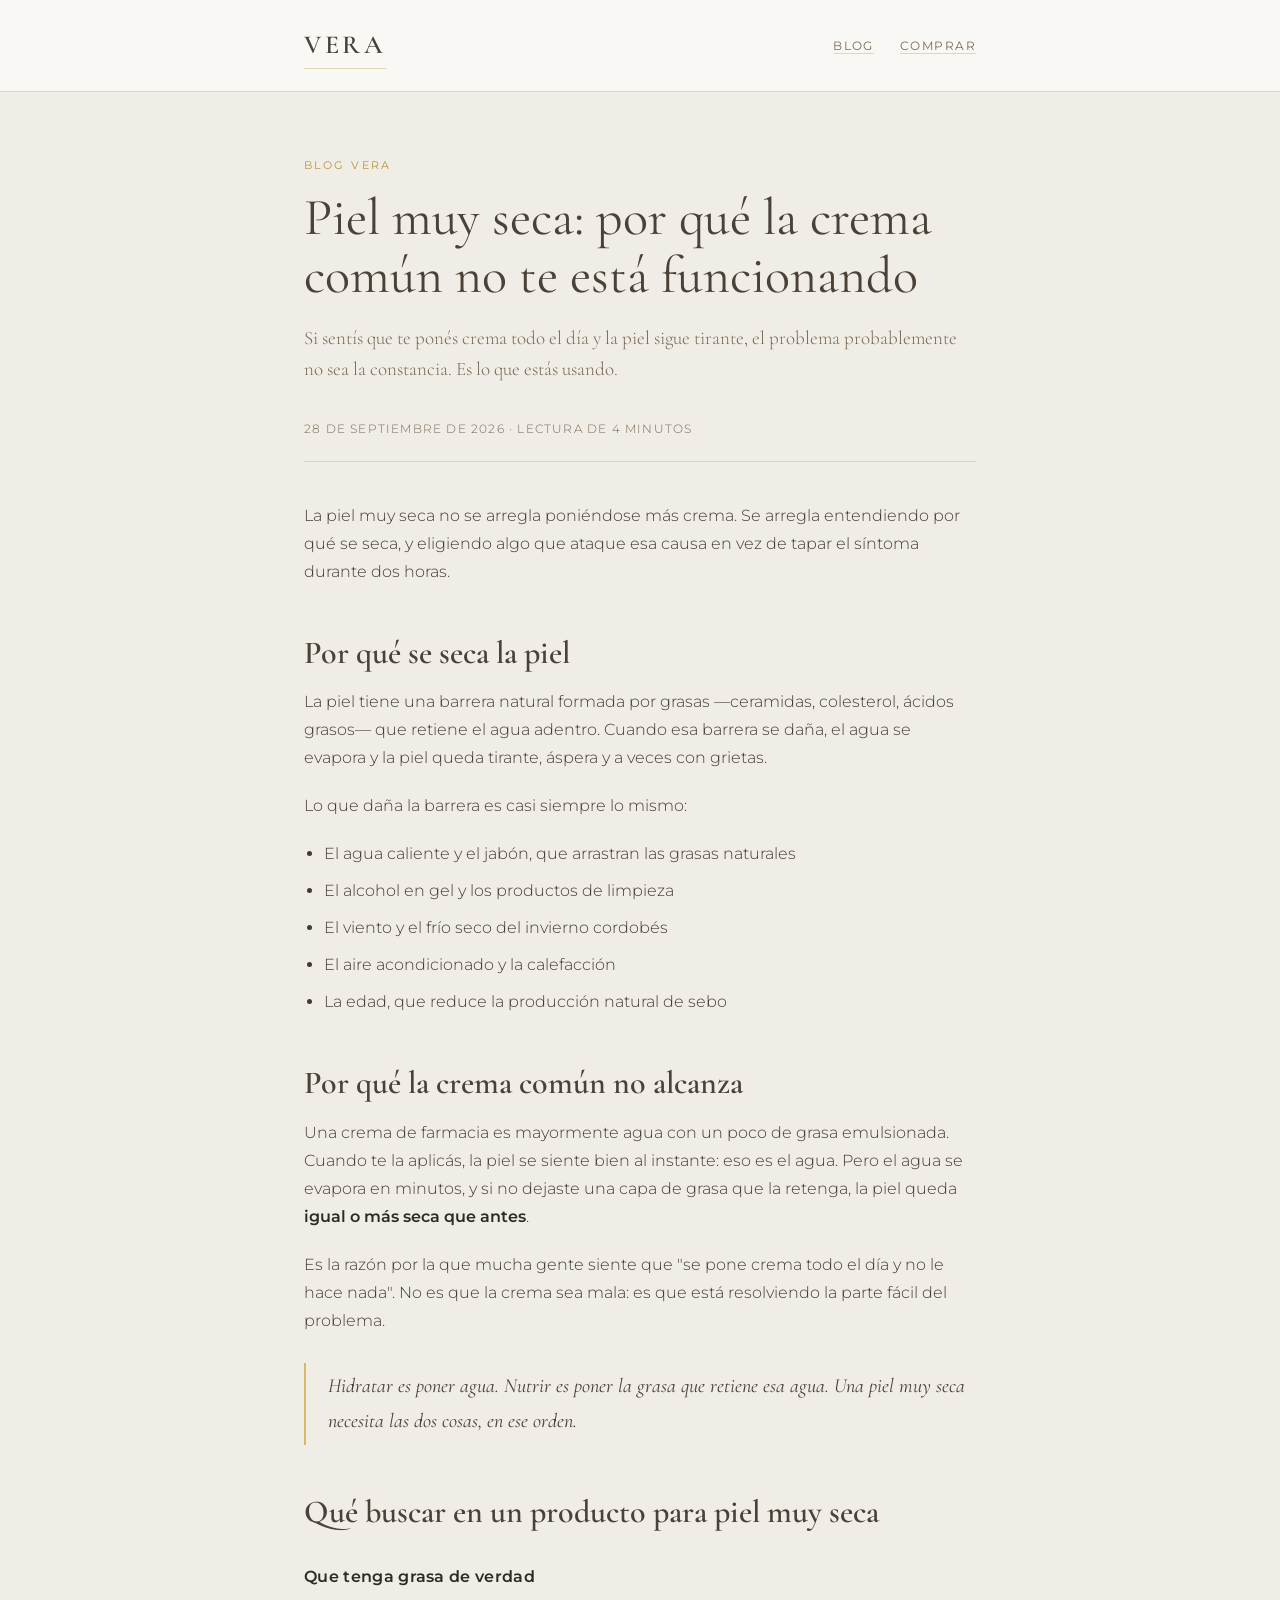
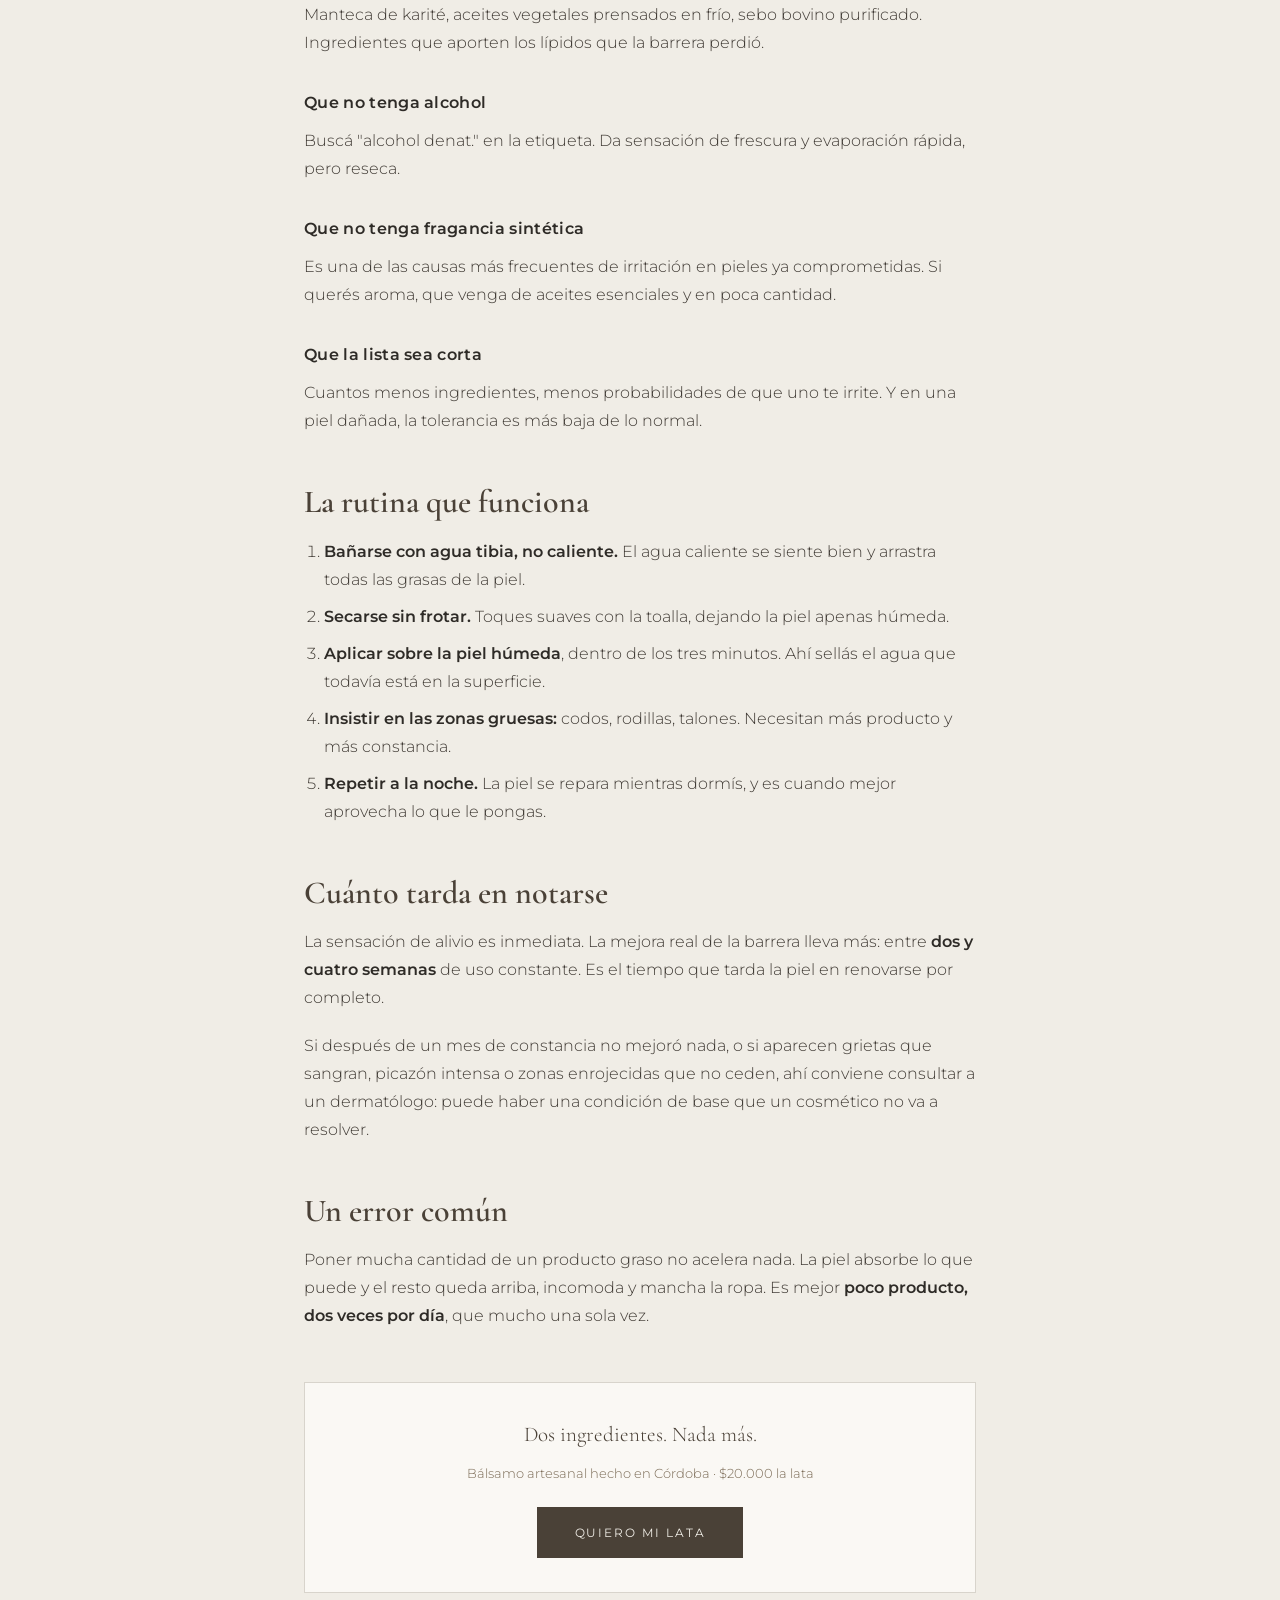
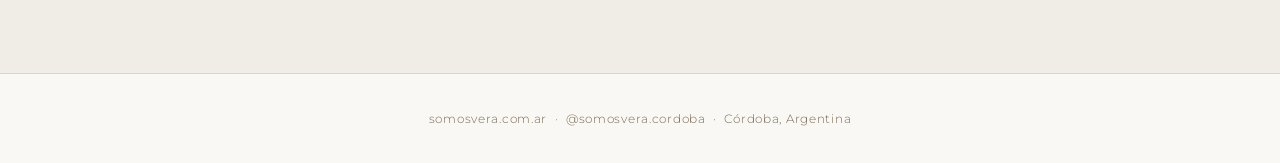
<file: blog/crema-para-piel-muy-seca.html>
<!DOCTYPE html>
<html lang="es">
<head>
<meta charset="UTF-8">
<meta name="viewport" content="width=device-width, initial-scale=1.0">
<title>Piel muy seca: por qué la crema común no alcanza | VERA</title>
<meta name="description" content="La piel seca no se arregla con más crema. Qué daña la barrera de la piel, por qué las cremas con agua no alcanzan y qué rutina funciona de verdad.">
<link rel="canonical" href="https://somosvera.com.ar/blog/crema-para-piel-muy-seca.html">
<meta property="og:title" content="Piel muy seca: por qué la crema común no alcanza | VERA">
<meta property="og:description" content="La piel seca no se arregla con más crema. Qué daña la barrera de la piel, por qué las cremas con agua no alcanzan y qué rutina funciona de verdad.">
<meta property="og:type" content="article">
<meta property="og:url" content="https://somosvera.com.ar/blog/crema-para-piel-muy-seca.html">
<meta property="og:image" content="https://somosvera.com.ar/img_producto.webp">
<link rel="icon" type="image/x-icon" href="../favicon.ico">
<link rel="preconnect" href="https://fonts.googleapis.com">
<link rel="preconnect" href="https://fonts.gstatic.com" crossorigin>
<link href="https://fonts.googleapis.com/css2?family=Cormorant+Garamond:ital,wght@0,300;0,400;0,600;1,400&family=Montserrat:wght@300;400;500;600&display=swap" rel="stylesheet">
<link rel="stylesheet" href="estilos.css">
<script async src="https://www.googletagmanager.com/gtag/js?id=G-8P85FS23PB"></script>
<script>window.dataLayer=window.dataLayer||[];function gtag(){dataLayer.push(arguments);}gtag('js',new Date());gtag('config','G-8P85FS23PB');</script>
</head>
<body>
<header class="blog-head"><div class="blog-head-in">
  <a class="blog-logo" href="../index.html">VERA</a>
  <nav class="blog-nav">
    <a href="index.html">Blog</a>
    <a href="../index.html#comprar">Comprar</a>
  </nav>
</div></header>
<main class="wrap"><article>
<span class="eyebrow">Blog VERA</span>
<h1>Piel muy seca: por qué la crema común no te está funcionando</h1>
<p class="lead">Si sentís que te ponés crema todo el día y la piel sigue tirante, el problema probablemente no sea la constancia. Es lo que estás usando.</p>
<p class="meta">28 de septiembre de 2026 · Lectura de 4 minutos</p>

<p>La piel muy seca no se arregla poniéndose más crema. Se arregla entendiendo por qué se seca, y eligiendo algo que ataque esa causa en vez de tapar el síntoma durante dos horas.</p>

<h2>Por qué se seca la piel</h2>

<p>La piel tiene una barrera natural formada por grasas —ceramidas, colesterol, ácidos grasos— que retiene el agua adentro. Cuando esa barrera se daña, el agua se evapora y la piel queda tirante, áspera y a veces con grietas.</p>

<p>Lo que daña la barrera es casi siempre lo mismo:</p>

<ul>
  <li>El agua caliente y el jabón, que arrastran las grasas naturales</li>
  <li>El alcohol en gel y los productos de limpieza</li>
  <li>El viento y el frío seco del invierno cordobés</li>
  <li>El aire acondicionado y la calefacción</li>
  <li>La edad, que reduce la producción natural de sebo</li>
</ul>

<h2>Por qué la crema común no alcanza</h2>

<p>Una crema de farmacia es mayormente agua con un poco de grasa emulsionada. Cuando te la aplicás, la piel se siente bien al instante: eso es el agua. Pero el agua se evapora en minutos, y si no dejaste una capa de grasa que la retenga, la piel queda <strong>igual o más seca que antes</strong>.</p>

<p>Es la razón por la que mucha gente siente que "se pone crema todo el día y no le hace nada". No es que la crema sea mala: es que está resolviendo la parte fácil del problema.</p>

<blockquote>Hidratar es poner agua. Nutrir es poner la grasa que retiene esa agua. Una piel muy seca necesita las dos cosas, en ese orden.</blockquote>

<h2>Qué buscar en un producto para piel muy seca</h2>

<h3>Que tenga grasa de verdad</h3>
<p>Manteca de karité, aceites vegetales prensados en frío, sebo bovino purificado. Ingredientes que aporten los lípidos que la barrera perdió.</p>

<h3>Que no tenga alcohol</h3>
<p>Buscá "alcohol denat." en la etiqueta. Da sensación de frescura y evaporación rápida, pero reseca.</p>

<h3>Que no tenga fragancia sintética</h3>
<p>Es una de las causas más frecuentes de irritación en pieles ya comprometidas. Si querés aroma, que venga de aceites esenciales y en poca cantidad.</p>

<h3>Que la lista sea corta</h3>
<p>Cuantos menos ingredientes, menos probabilidades de que uno te irrite. Y en una piel dañada, la tolerancia es más baja de lo normal.</p>

<h2>La rutina que funciona</h2>

<ol>
  <li><strong>Bañarse con agua tibia, no caliente.</strong> El agua caliente se siente bien y arrastra todas las grasas de la piel.</li>
  <li><strong>Secarse sin frotar.</strong> Toques suaves con la toalla, dejando la piel apenas húmeda.</li>
  <li><strong>Aplicar sobre la piel húmeda</strong>, dentro de los tres minutos. Ahí sellás el agua que todavía está en la superficie.</li>
  <li><strong>Insistir en las zonas gruesas:</strong> codos, rodillas, talones. Necesitan más producto y más constancia.</li>
  <li><strong>Repetir a la noche.</strong> La piel se repara mientras dormís, y es cuando mejor aprovecha lo que le pongas.</li>
</ol>

<h2>Cuánto tarda en notarse</h2>

<p>La sensación de alivio es inmediata. La mejora real de la barrera lleva más: entre <strong>dos y cuatro semanas</strong> de uso constante. Es el tiempo que tarda la piel en renovarse por completo.</p>

<p>Si después de un mes de constancia no mejoró nada, o si aparecen grietas que sangran, picazón intensa o zonas enrojecidas que no ceden, ahí conviene consultar a un dermatólogo: puede haber una condición de base que un cosmético no va a resolver.</p>

<h2>Un error común</h2>

<p>Poner mucha cantidad de un producto graso no acelera nada. La piel absorbe lo que puede y el resto queda arriba, incomoda y mancha la ropa. Es mejor <strong>poco producto, dos veces por día</strong>, que mucho una sola vez.</p>
<div class="cta">
  <p>Dos ingredientes. Nada más.</p>
  <small>Bálsamo artesanal hecho en Córdoba · $20.000 la lata</small>
  <a class="btn" href="../index.html#comprar">Quiero mi lata</a>
</div>
</article></main>
<footer class="blog-foot">
  <p><a href="../index.html">somosvera.com.ar</a> &nbsp;·&nbsp; <a href="https://www.instagram.com/somosvera.cordoba/" target="_blank" rel="noopener">@somosvera.cordoba</a> &nbsp;·&nbsp; Córdoba, Argentina</p>
</footer>
</body>
</html>
</file>
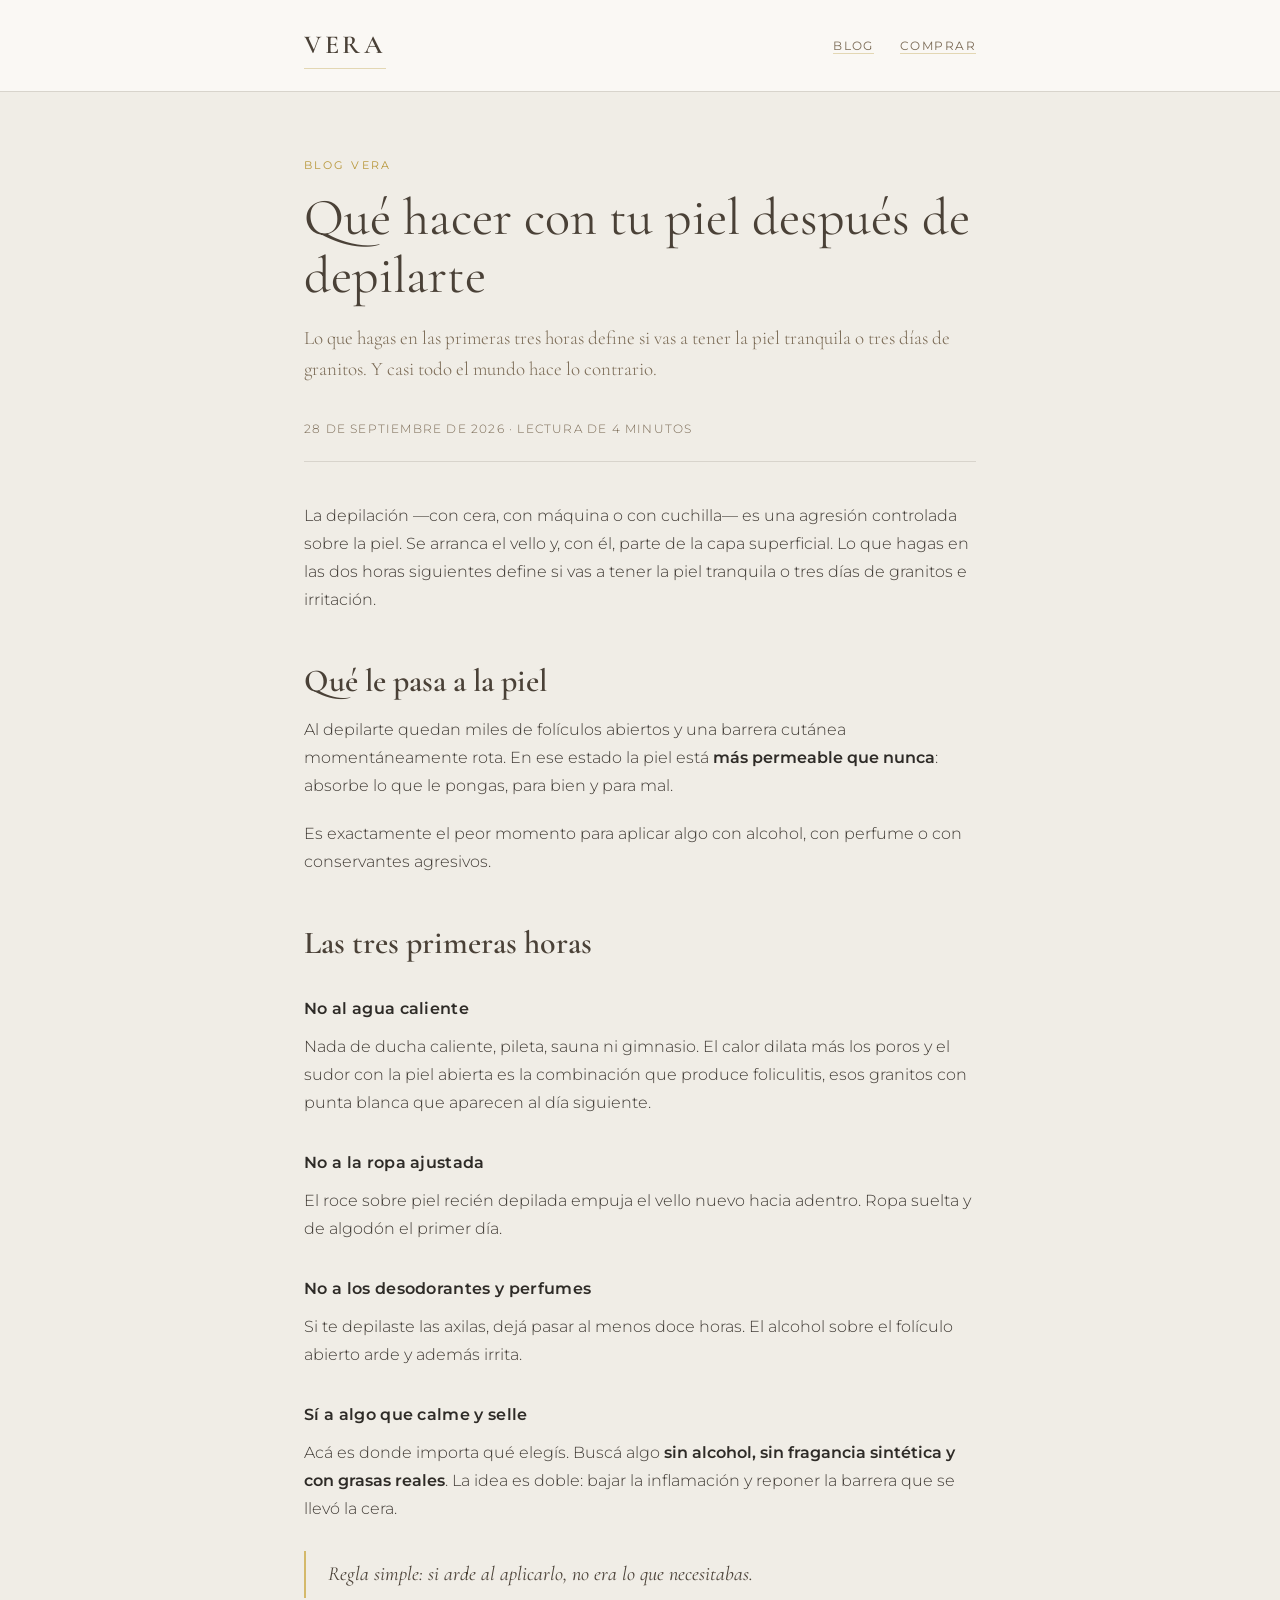
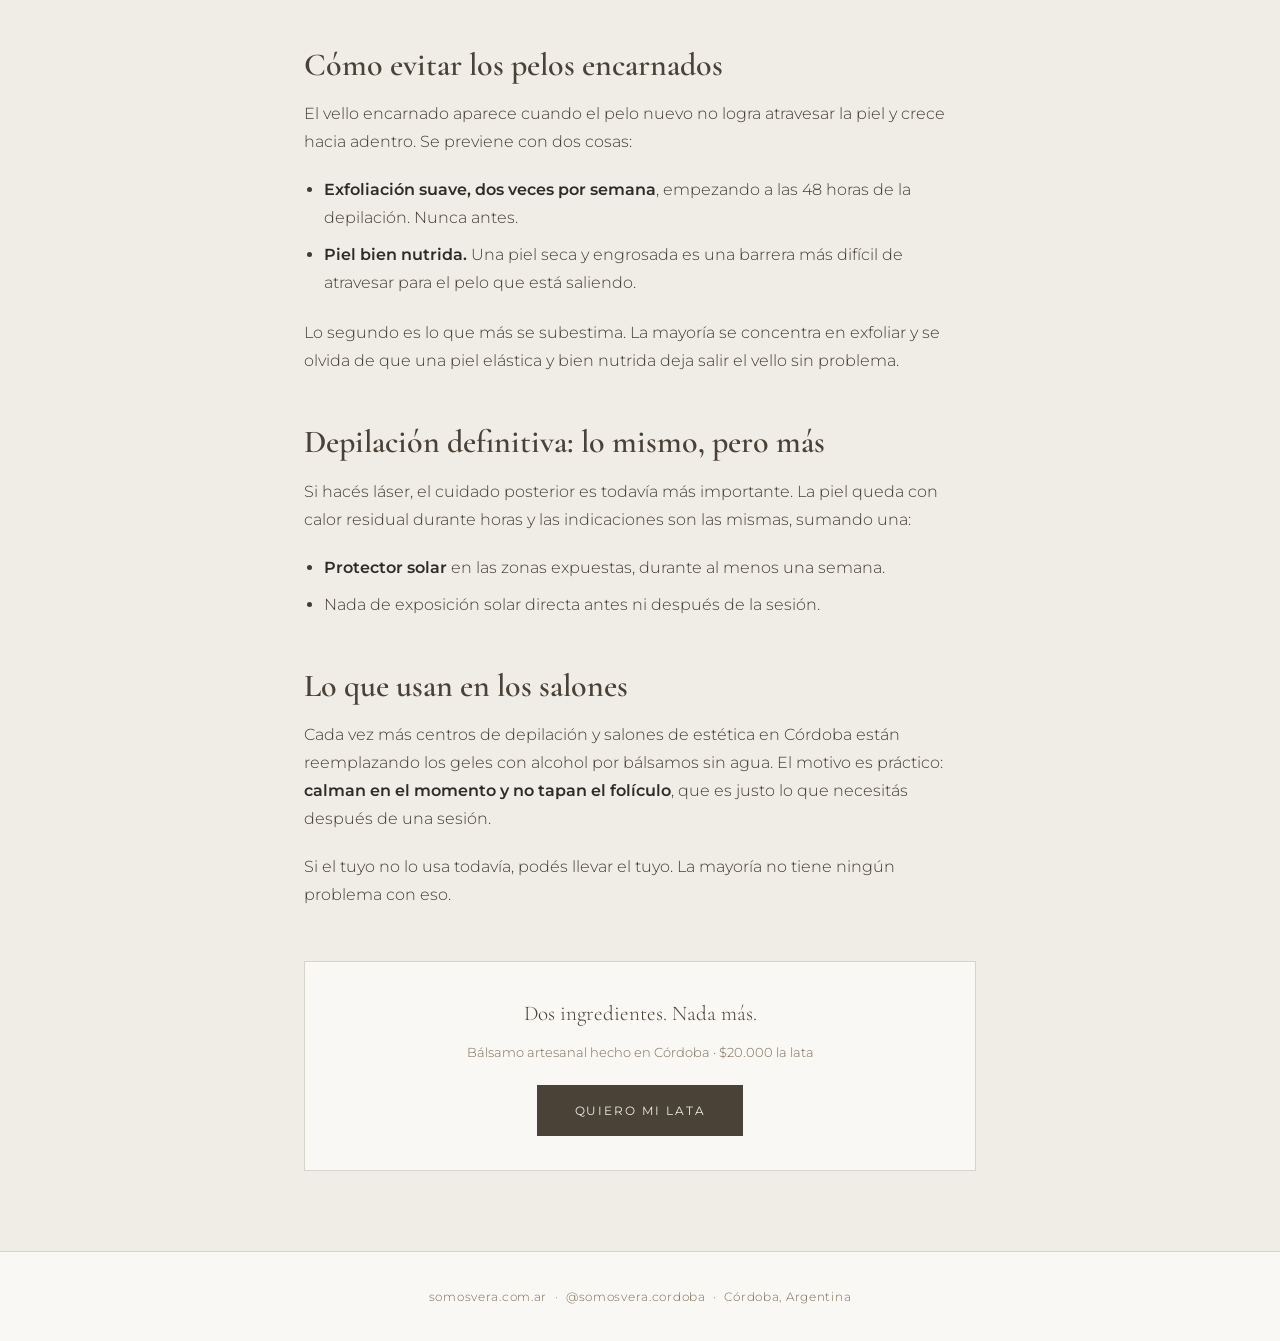
<file: blog/cuidado-de-la-piel-despues-de-depilarte.html>
<!DOCTYPE html>
<html lang="es">
<head>
<meta charset="UTF-8">
<meta name="viewport" content="width=device-width, initial-scale=1.0">
<title>Qué hacer con la piel después de depilarte | VERA</title>
<meta name="description" content="Las primeras horas después de depilarte definen si vas a tener irritación o no. Qué evitar, qué aplicar y cómo prevenir los pelos encarnados.">
<link rel="canonical" href="https://somosvera.com.ar/blog/cuidado-de-la-piel-despues-de-depilarte.html">
<meta property="og:title" content="Qué hacer con la piel después de depilarte | VERA">
<meta property="og:description" content="Las primeras horas después de depilarte definen si vas a tener irritación o no. Qué evitar, qué aplicar y cómo prevenir los pelos encarnados.">
<meta property="og:type" content="article">
<meta property="og:url" content="https://somosvera.com.ar/blog/cuidado-de-la-piel-despues-de-depilarte.html">
<meta property="og:image" content="https://somosvera.com.ar/img_producto.webp">
<link rel="icon" type="image/x-icon" href="../favicon.ico">
<link rel="preconnect" href="https://fonts.googleapis.com">
<link rel="preconnect" href="https://fonts.gstatic.com" crossorigin>
<link href="https://fonts.googleapis.com/css2?family=Cormorant+Garamond:ital,wght@0,300;0,400;0,600;1,400&family=Montserrat:wght@300;400;500;600&display=swap" rel="stylesheet">
<link rel="stylesheet" href="estilos.css">
<script async src="https://www.googletagmanager.com/gtag/js?id=G-8P85FS23PB"></script>
<script>window.dataLayer=window.dataLayer||[];function gtag(){dataLayer.push(arguments);}gtag('js',new Date());gtag('config','G-8P85FS23PB');</script>
</head>
<body>
<header class="blog-head"><div class="blog-head-in">
  <a class="blog-logo" href="../index.html">VERA</a>
  <nav class="blog-nav">
    <a href="index.html">Blog</a>
    <a href="../index.html#comprar">Comprar</a>
  </nav>
</div></header>
<main class="wrap"><article>
<span class="eyebrow">Blog VERA</span>
<h1>Qué hacer con tu piel después de depilarte</h1>
<p class="lead">Lo que hagas en las primeras tres horas define si vas a tener la piel tranquila o tres días de granitos. Y casi todo el mundo hace lo contrario.</p>
<p class="meta">28 de septiembre de 2026 · Lectura de 4 minutos</p>

<p>La depilación —con cera, con máquina o con cuchilla— es una agresión controlada sobre la piel. Se arranca el vello y, con él, parte de la capa superficial. Lo que hagas en las dos horas siguientes define si vas a tener la piel tranquila o tres días de granitos e irritación.</p>

<h2>Qué le pasa a la piel</h2>

<p>Al depilarte quedan miles de folículos abiertos y una barrera cutánea momentáneamente rota. En ese estado la piel está <strong>más permeable que nunca</strong>: absorbe lo que le pongas, para bien y para mal.</p>

<p>Es exactamente el peor momento para aplicar algo con alcohol, con perfume o con conservantes agresivos.</p>

<h2>Las tres primeras horas</h2>

<h3>No al agua caliente</h3>
<p>Nada de ducha caliente, pileta, sauna ni gimnasio. El calor dilata más los poros y el sudor con la piel abierta es la combinación que produce foliculitis, esos granitos con punta blanca que aparecen al día siguiente.</p>

<h3>No a la ropa ajustada</h3>
<p>El roce sobre piel recién depilada empuja el vello nuevo hacia adentro. Ropa suelta y de algodón el primer día.</p>

<h3>No a los desodorantes y perfumes</h3>
<p>Si te depilaste las axilas, dejá pasar al menos doce horas. El alcohol sobre el folículo abierto arde y además irrita.</p>

<h3>Sí a algo que calme y selle</h3>
<p>Acá es donde importa qué elegís. Buscá algo <strong>sin alcohol, sin fragancia sintética y con grasas reales</strong>. La idea es doble: bajar la inflamación y reponer la barrera que se llevó la cera.</p>

<blockquote>Regla simple: si arde al aplicarlo, no era lo que necesitabas.</blockquote>

<h2>Cómo evitar los pelos encarnados</h2>

<p>El vello encarnado aparece cuando el pelo nuevo no logra atravesar la piel y crece hacia adentro. Se previene con dos cosas:</p>

<ul>
  <li><strong>Exfoliación suave, dos veces por semana</strong>, empezando a las 48 horas de la depilación. Nunca antes.</li>
  <li><strong>Piel bien nutrida.</strong> Una piel seca y engrosada es una barrera más difícil de atravesar para el pelo que está saliendo.</li>
</ul>

<p>Lo segundo es lo que más se subestima. La mayoría se concentra en exfoliar y se olvida de que una piel elástica y bien nutrida deja salir el vello sin problema.</p>

<h2>Depilación definitiva: lo mismo, pero más</h2>

<p>Si hacés láser, el cuidado posterior es todavía más importante. La piel queda con calor residual durante horas y las indicaciones son las mismas, sumando una:</p>

<ul>
  <li><strong>Protector solar</strong> en las zonas expuestas, durante al menos una semana.</li>
  <li>Nada de exposición solar directa antes ni después de la sesión.</li>
</ul>

<h2>Lo que usan en los salones</h2>

<p>Cada vez más centros de depilación y salones de estética en Córdoba están reemplazando los geles con alcohol por bálsamos sin agua. El motivo es práctico: <strong>calman en el momento y no tapan el folículo</strong>, que es justo lo que necesitás después de una sesión.</p>

<p>Si el tuyo no lo usa todavía, podés llevar el tuyo. La mayoría no tiene ningún problema con eso.</p>
<div class="cta">
  <p>Dos ingredientes. Nada más.</p>
  <small>Bálsamo artesanal hecho en Córdoba · $20.000 la lata</small>
  <a class="btn" href="../index.html#comprar">Quiero mi lata</a>
</div>
</article></main>
<footer class="blog-foot">
  <p><a href="../index.html">somosvera.com.ar</a> &nbsp;·&nbsp; <a href="https://www.instagram.com/somosvera.cordoba/" target="_blank" rel="noopener">@somosvera.cordoba</a> &nbsp;·&nbsp; Córdoba, Argentina</p>
</footer>
</body>
</html>
</file>
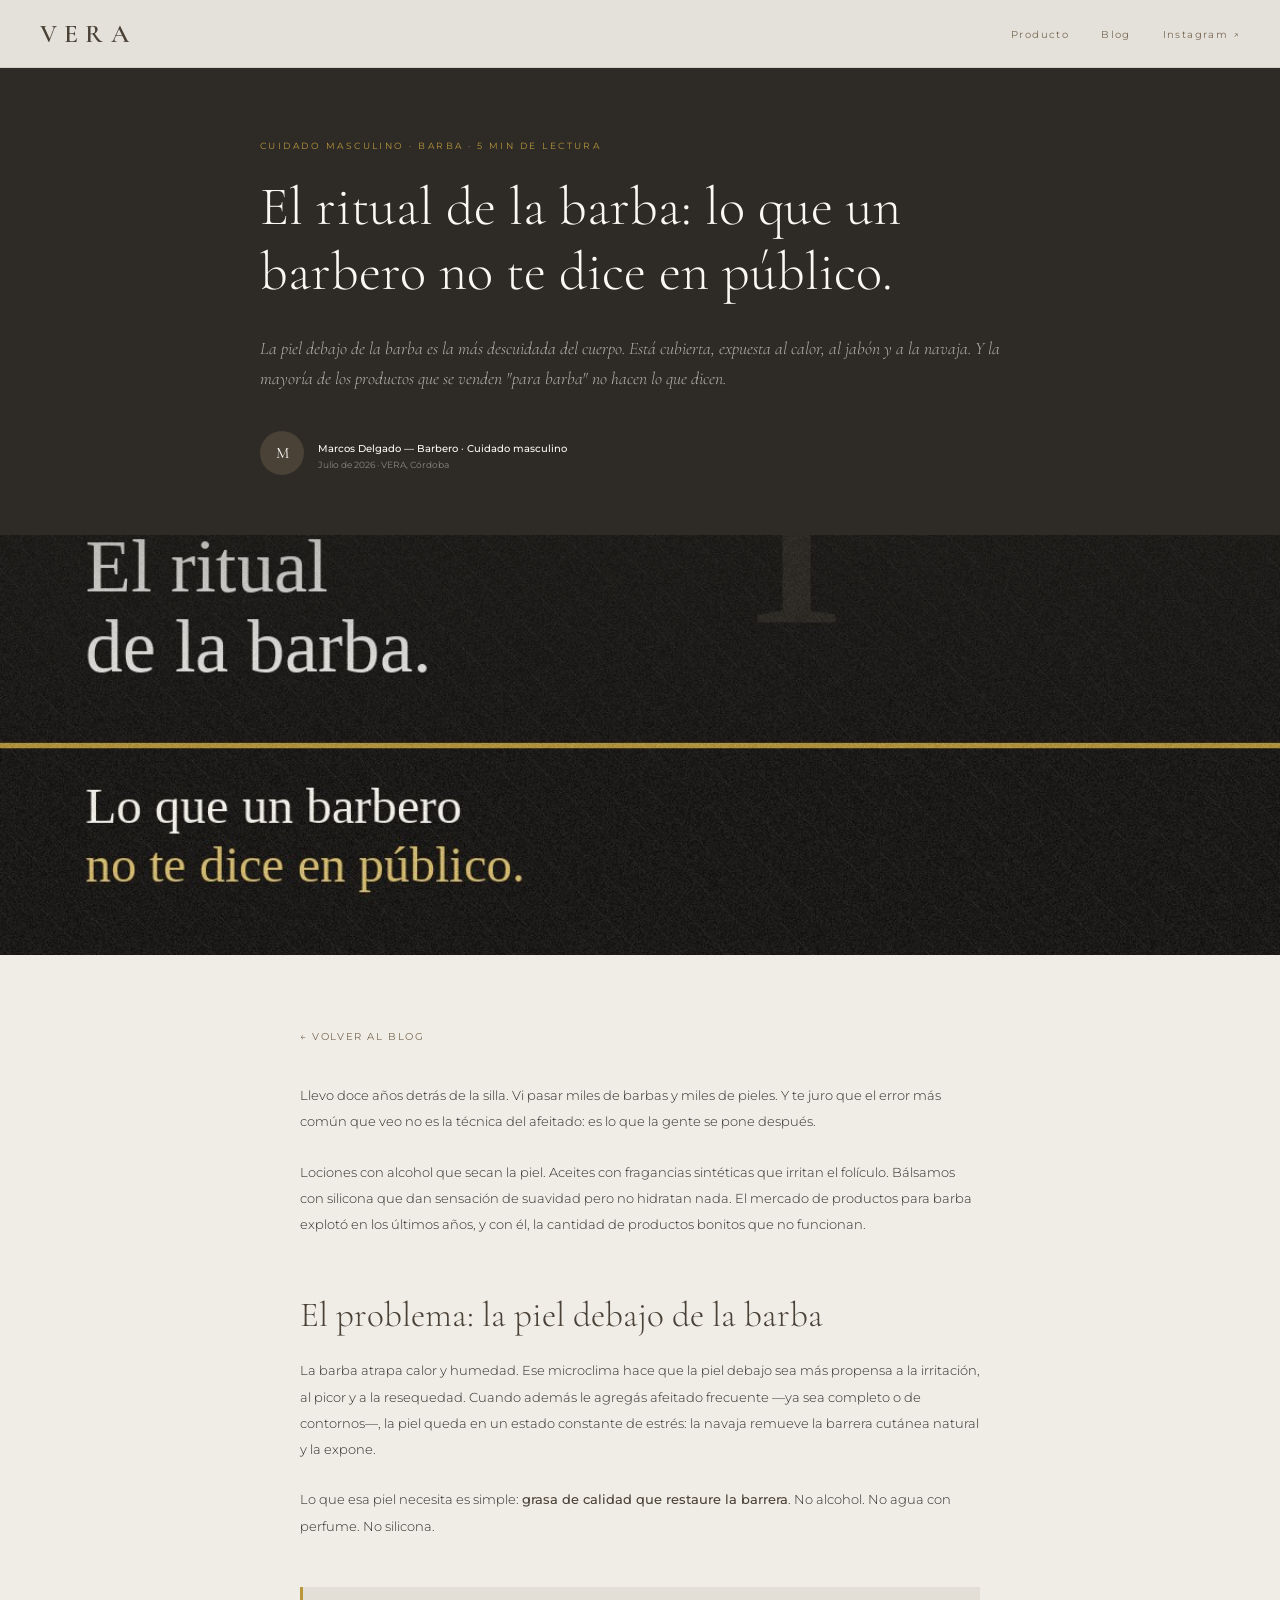
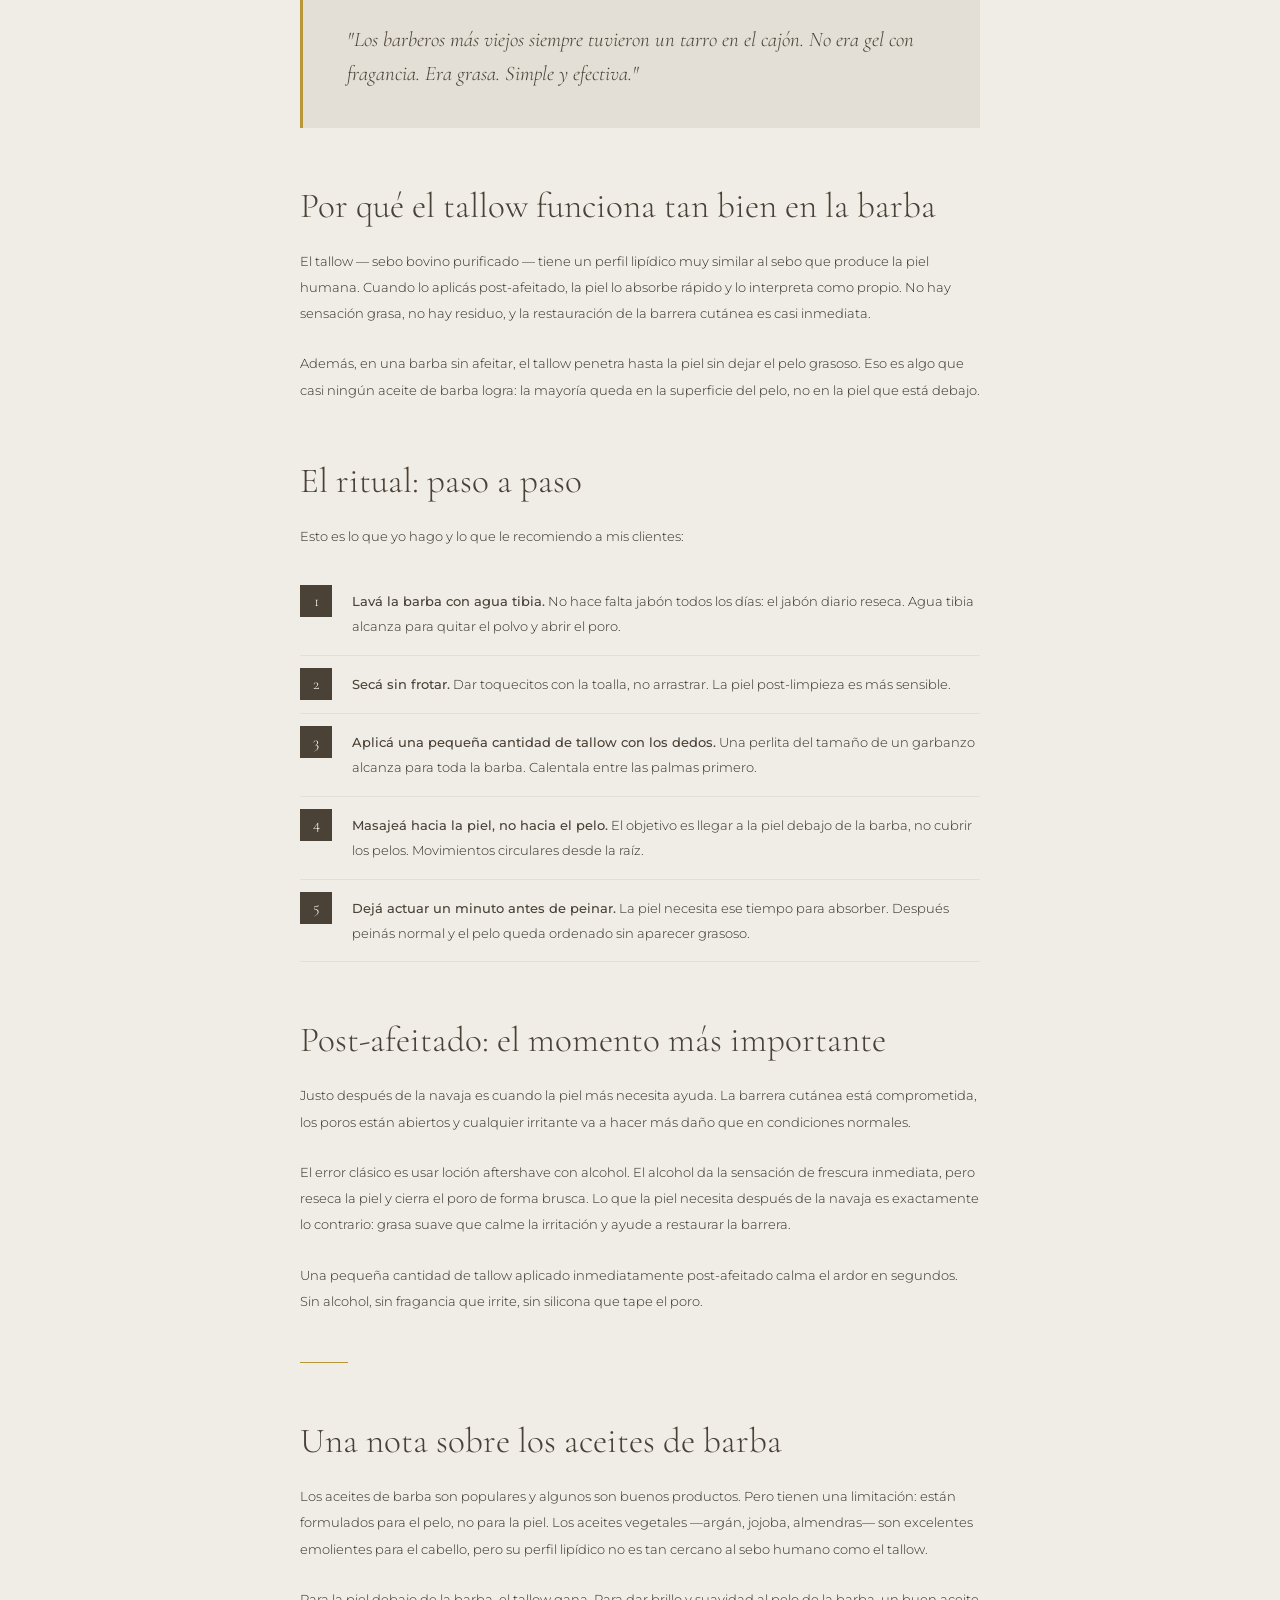
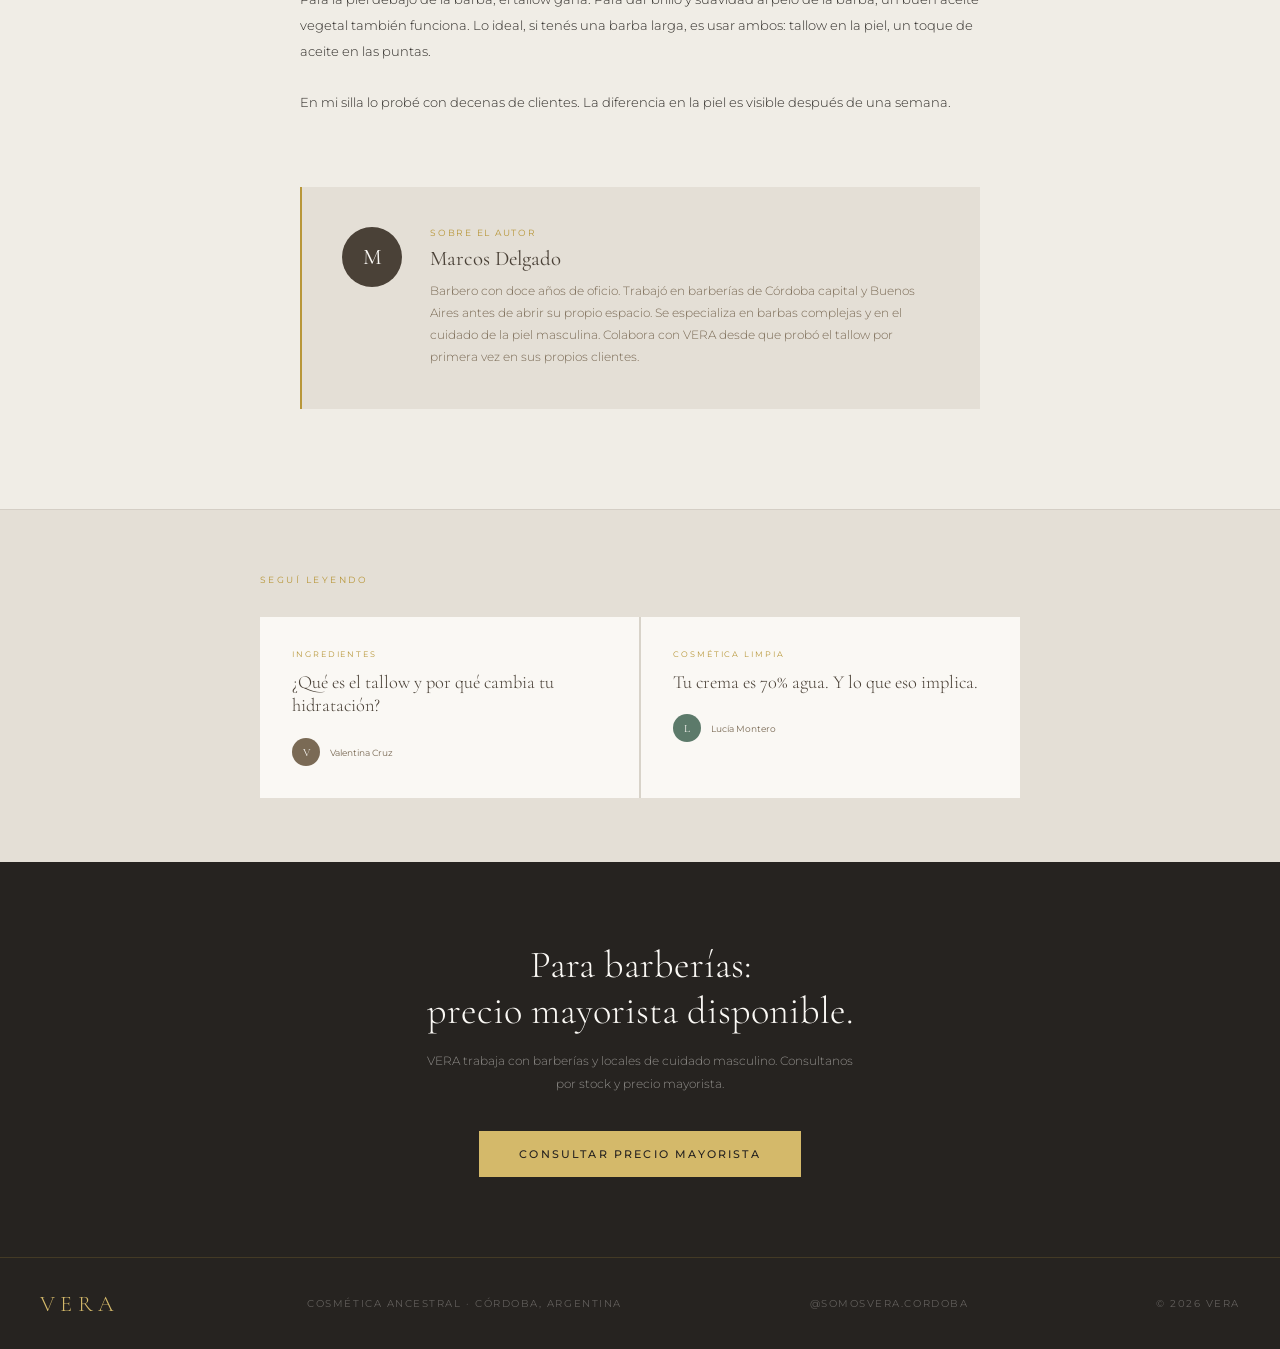
<file: blog/guia-cuidado-barba.html>
<!DOCTYPE html>
<html lang="es">
<head>
  <meta charset="UTF-8">
  <meta name="viewport" content="width=device-width, initial-scale=1.0">
  <title>El ritual de la barba: guía de hidratación para barberos — Blog VERA</title>
  <meta name="description" content="La piel debajo de la barba necesita hidratación real. Un barbero cuenta qué funciona de verdad para el cuidado post-afeitado y el mantenimiento diario de la barba.">
  <meta property="og:image" content="https://somosvera.com.ar/blog/img/post-barba.jpg">
  <link rel="canonical" href="https://somosvera.com.ar/blog/guia-cuidado-barba.html">
  <link rel="icon" type="image/x-icon" href="/favicon.ico">
  <link rel="preconnect" href="https://fonts.googleapis.com">
  <link rel="preconnect" href="https://fonts.gstatic.com" crossorigin>
  <link href="https://fonts.googleapis.com/css2?family=Cormorant+Garamond:ital,wght@0,300;0,400;0,600;1,300;1,400&family=Montserrat:wght@300;400;500;600&display=swap" rel="stylesheet">
  <script async src="https://www.googletagmanager.com/gtag/js?id=G-8P85FS23PB"></script>
  <script>window.dataLayer=window.dataLayer||[];function gtag(){dataLayer.push(arguments);}gtag('js',new Date());gtag('config','G-8P85FS23PB');</script>
  <style>
    *, *::before, *::after { box-sizing: border-box; margin: 0; padding: 0; }
    :root { --cream: #F0EDE6; --cream-dark: #E4DFD6; --charcoal: #2E2B27; --bronze: #4A4137; --bronze-mid: #7A6A55; --gold: #B8973A; --gold-light: #D4B96A; --white-warm: #FAF8F4; --dark-bg: #262320; --serif: 'Cormorant Garamond', Georgia, serif; --sans: 'Montserrat', Arial, sans-serif; }
    body { font-family: var(--sans); background: var(--cream); color: var(--charcoal); -webkit-font-smoothing: antialiased; }
    nav { position: fixed; top: 0; left: 0; right: 0; z-index: 100; padding: 18px 40px; display: flex; justify-content: space-between; align-items: center; background: rgba(240,237,230,0.94); backdrop-filter: blur(12px); border-bottom: 1px solid rgba(74,65,55,0.12); }
    .nav-logo { font-family: var(--serif); font-size: 1.6rem; font-weight: 600; letter-spacing: 0.28em; color: var(--bronze); text-decoration: none; }
    .nav-links { display: flex; gap: 32px; }
    .nav-link { font-family: var(--sans); font-size: 0.62rem; letter-spacing: 0.14em; color: var(--bronze-mid); text-decoration: none; transition: color 0.2s; }
    .nav-link:hover { color: var(--bronze); }
    .article-hero { padding: 140px 40px 60px; background: var(--charcoal); }
    .article-hero-inner { max-width: 760px; margin: 0 auto; }
    .article-category { font-family: var(--sans); font-size: 0.55rem; letter-spacing: 0.28em; text-transform: uppercase; color: var(--gold); display: block; margin-bottom: 24px; }
    .article-title { font-family: var(--serif); font-size: clamp(2rem, 4.5vw, 3.4rem); font-weight: 300; color: var(--white-warm); line-height: 1.2; margin-bottom: 28px; }
    .article-excerpt { font-family: var(--serif); font-size: 1.1rem; font-weight: 300; font-style: italic; color: rgba(250,248,244,0.65); line-height: 1.75; margin-bottom: 36px; }
    .article-meta { display: flex; align-items: center; gap: 14px; }
    .article-avatar { width: 44px; height: 44px; border-radius: 50%; background: #4A4137; display: flex; align-items: center; justify-content: center; font-family: var(--serif); font-size: 1rem; color: var(--white-warm); }
    .article-meta-name { font-family: var(--sans); font-size: 0.65rem; font-weight: 500; color: var(--white-warm); }
    .article-meta-date { font-family: var(--sans); font-size: 0.58rem; color: rgba(250,248,244,0.45); display: block; margin-top: 3px; }
    .article-wrap { max-width: 760px; margin: 0 auto; padding: 70px 40px 100px; }
    .back-link { display: inline-block; margin-bottom: 40px; font-family: var(--sans); font-size: 0.62rem; letter-spacing: 0.16em; text-transform: uppercase; color: var(--bronze-mid); text-decoration: none; }
    .article-body h2 { font-family: var(--serif); font-size: clamp(1.5rem, 3vw, 2.2rem); font-weight: 300; color: var(--bronze); margin: 56px 0 20px; line-height: 1.25; }
    .article-body p { font-family: var(--sans); font-size: 0.82rem; font-weight: 300; line-height: 2; color: var(--charcoal); margin-bottom: 24px; }
    .article-body strong { font-weight: 500; color: var(--bronze); }
    .article-body ol { margin: 0 0 24px 0; padding-left: 0; list-style: none; counter-reset: step; }
    .article-body ol li { font-family: var(--sans); font-size: 0.82rem; font-weight: 300; line-height: 1.9; color: var(--charcoal); padding: 16px 0 16px 52px; border-bottom: 1px solid rgba(74,65,55,0.08); position: relative; counter-increment: step; }
    .article-body ol li::before { content: counter(step); position: absolute; left: 0; top: 12px; width: 32px; height: 32px; background: var(--bronze); color: var(--white-warm); font-family: var(--serif); font-size: 1rem; display: flex; align-items: center; justify-content: center; }
    .pullquote { margin: 48px 0; padding: 36px 44px; border-left: 3px solid var(--gold); background: var(--cream-dark); }
    .pullquote p { font-family: var(--serif); font-size: 1.3rem; font-weight: 300; font-style: italic; color: var(--bronze); line-height: 1.65; margin: 0; }
    .article-divider { width: 48px; height: 1px; background: var(--gold); margin: 48px 0; }
    .author-bio { margin-top: 72px; padding: 40px; background: var(--cream-dark); border-left: 2px solid var(--gold); display: flex; gap: 28px; align-items: flex-start; }
    .author-bio-avatar { width: 60px; height: 60px; border-radius: 50%; background: #4A4137; flex-shrink: 0; display: flex; align-items: center; justify-content: center; font-family: var(--serif); font-size: 1.4rem; color: var(--white-warm); }
    .author-bio-label { font-family: var(--sans); font-size: 0.55rem; letter-spacing: 0.2em; text-transform: uppercase; color: var(--gold); display: block; margin-bottom: 8px; }
    .author-bio-name { font-family: var(--serif); font-size: 1.3rem; color: var(--bronze); margin-bottom: 10px; }
    .author-bio-text { font-family: var(--sans); font-size: 0.74rem; font-weight: 300; line-height: 1.85; color: var(--bronze-mid); }
    .post-cta { background: var(--dark-bg); padding: 80px 40px; text-align: center; }
    .post-cta-title { font-family: var(--serif); font-size: clamp(1.6rem,3vw,2.4rem); font-weight: 300; color: var(--white-warm); margin-bottom: 16px; }
    .post-cta-sub { font-family: var(--sans); font-size: 0.76rem; font-weight: 300; color: rgba(250,248,244,0.5); max-width: 440px; margin: 0 auto 36px; line-height: 1.85; }
    .btn-cta { display: inline-block; font-family: var(--sans); font-size: 0.68rem; font-weight: 500; letter-spacing: 0.2em; text-transform: uppercase; color: var(--dark-bg); background: var(--gold-light); padding: 16px 40px; text-decoration: none; transition: background 0.25s; }
    .btn-cta:hover { background: var(--gold); }
    footer { background: var(--dark-bg); border-top: 1px solid rgba(184,151,58,0.2); padding: 32px 40px; display: flex; align-items: center; justify-content: space-between; flex-wrap: wrap; gap: 16px; }
    .footer-logo { font-family: var(--serif); font-size: 1.4rem; font-weight: 300; letter-spacing: 0.24em; color: var(--gold-light); }
    .footer-text { font-family: var(--sans); font-size: 0.6rem; letter-spacing: 0.16em; text-transform: uppercase; color: rgba(250,248,244,0.28); text-decoration: none; }
    @media (max-width: 760px) { nav { padding: 14px 24px; } .article-hero { padding: 120px 24px 48px; } .article-wrap { padding: 48px 24px 72px; } .author-bio { flex-direction: column; } footer { flex-direction: column; text-align: center; } }
  </style>
</head>
<body>

  <nav>
    <a class="nav-logo" href="/">VERA</a>
    <div class="nav-links">
      <a href="/" class="nav-link">Producto</a>
      <a href="/blog/" class="nav-link">Blog</a>
      <a href="https://www.instagram.com/somosvera.cordoba/" target="_blank" rel="noopener" class="nav-link">Instagram ↗</a>
    </div>
  </nav>

  <div class="article-hero">
    <div class="article-hero-inner">
      <span class="article-category">Cuidado Masculino · Barba · 5 min de lectura</span>
      <h1 class="article-title">El ritual de la barba: lo que un barbero no te dice en público.</h1>
      <p class="article-excerpt">La piel debajo de la barba es la más descuidada del cuerpo. Está cubierta, expuesta al calor, al jabón y a la navaja. Y la mayoría de los productos que se venden "para barba" no hacen lo que dicen.</p>
      <div class="article-meta">
        <div class="article-avatar">M</div>
        <div>
          <span class="article-meta-name">Marcos Delgado — Barbero · Cuidado masculino</span>
          <span class="article-meta-date">Julio de 2026 · VERA, Córdoba</span>
        </div>
      </div>
    </div>
  </div>
  <!-- Hero image -->
  <div style="width:100%; max-height:420px; overflow:hidden; position:relative;">
    <img src="img/post-barba.jpg" alt="" style="width:100%; height:420px; object-fit:cover; display:block; object-position:center;" loading="eager">
    <div style="position:absolute; inset:0; background:linear-gradient(to bottom, rgba(38,35,32,0.3) 0%, rgba(38,35,32,0) 60%);"></div>
  </div>

  <div class="article-wrap">
    <a href="/blog/" class="back-link">← Volver al blog</a>

    <div class="article-body">

      <p>Llevo doce años detrás de la silla. Vi pasar miles de barbas y miles de pieles. Y te juro que el error más común que veo no es la técnica del afeitado: es lo que la gente se pone después.</p>

      <p>Lociones con alcohol que secan la piel. Aceites con fragancias sintéticas que irritan el folículo. Bálsamos con silicona que dan sensación de suavidad pero no hidratan nada. El mercado de productos para barba explotó en los últimos años, y con él, la cantidad de productos bonitos que no funcionan.</p>

      <h2>El problema: la piel debajo de la barba</h2>

      <p>La barba atrapa calor y humedad. Ese microclima hace que la piel debajo sea más propensa a la irritación, al picor y a la resequedad. Cuando además le agregás afeitado frecuente —ya sea completo o de contornos—, la piel queda en un estado constante de estrés: la navaja remueve la barrera cutánea natural y la expone.</p>

      <p>Lo que esa piel necesita es simple: <strong>grasa de calidad que restaure la barrera</strong>. No alcohol. No agua con perfume. No silicona.</p>

      <div class="pullquote">
        <p>"Los barberos más viejos siempre tuvieron un tarro en el cajón. No era gel con fragancia. Era grasa. Simple y efectiva."</p>
      </div>

      <h2>Por qué el tallow funciona tan bien en la barba</h2>

      <p>El tallow — sebo bovino purificado — tiene un perfil lipídico muy similar al sebo que produce la piel humana. Cuando lo aplicás post-afeitado, la piel lo absorbe rápido y lo interpreta como propio. No hay sensación grasa, no hay residuo, y la restauración de la barrera cutánea es casi inmediata.</p>

      <p>Además, en una barba sin afeitar, el tallow penetra hasta la piel sin dejar el pelo grasoso. Eso es algo que casi ningún aceite de barba logra: la mayoría queda en la superficie del pelo, no en la piel que está debajo.</p>

      <h2>El ritual: paso a paso</h2>

      <p>Esto es lo que yo hago y lo que le recomiendo a mis clientes:</p>

      <ol>
        <li><strong>Lavá la barba con agua tibia.</strong> No hace falta jabón todos los días: el jabón diario reseca. Agua tibia alcanza para quitar el polvo y abrir el poro.</li>
        <li><strong>Secá sin frotar.</strong> Dar toquecitos con la toalla, no arrastrar. La piel post-limpieza es más sensible.</li>
        <li><strong>Aplicá una pequeña cantidad de tallow con los dedos.</strong> Una perlita del tamaño de un garbanzo alcanza para toda la barba. Calentala entre las palmas primero.</li>
        <li><strong>Masajeá hacia la piel, no hacia el pelo.</strong> El objetivo es llegar a la piel debajo de la barba, no cubrir los pelos. Movimientos circulares desde la raíz.</li>
        <li><strong>Dejá actuar un minuto antes de peinar.</strong> La piel necesita ese tiempo para absorber. Después peinás normal y el pelo queda ordenado sin aparecer grasoso.</li>
      </ol>

      <h2>Post-afeitado: el momento más importante</h2>

      <p>Justo después de la navaja es cuando la piel más necesita ayuda. La barrera cutánea está comprometida, los poros están abiertos y cualquier irritante va a hacer más daño que en condiciones normales.</p>

      <p>El error clásico es usar loción aftershave con alcohol. El alcohol da la sensación de frescura inmediata, pero reseca la piel y cierra el poro de forma brusca. Lo que la piel necesita después de la navaja es exactamente lo contrario: grasa suave que calme la irritación y ayude a restaurar la barrera.</p>

      <p>Una pequeña cantidad de tallow aplicado inmediatamente post-afeitado calma el ardor en segundos. Sin alcohol, sin fragancia que irrite, sin silicona que tape el poro.</p>

      <div class="article-divider"></div>

      <h2>Una nota sobre los aceites de barba</h2>

      <p>Los aceites de barba son populares y algunos son buenos productos. Pero tienen una limitación: están formulados para el pelo, no para la piel. Los aceites vegetales —argán, jojoba, almendras— son excelentes emolientes para el cabello, pero su perfil lipídico no es tan cercano al sebo humano como el tallow.</p>

      <p>Para la piel debajo de la barba, el tallow gana. Para dar brillo y suavidad al pelo de la barba, un buen aceite vegetal también funciona. Lo ideal, si tenés una barba larga, es usar ambos: tallow en la piel, un toque de aceite en las puntas.</p>

      <p>En mi silla lo probé con decenas de clientes. La diferencia en la piel es visible después de una semana.</p>

    </div>

    <div class="author-bio">
      <div class="author-bio-avatar">M</div>
      <div>
        <span class="author-bio-label">Sobre el autor</span>
        <p class="author-bio-name">Marcos Delgado</p>
        <p class="author-bio-text">
          Barbero con doce años de oficio. Trabajó en barberías de Córdoba capital y Buenos Aires antes
          de abrir su propio espacio. Se especializa en barbas complejas y en el cuidado de la piel masculina.
          Colabora con VERA desde que probó el tallow por primera vez en sus propios clientes.
        </p>
      </div>
    </div>
  </div>

  <!-- RELATED POSTS -->
  <div style="background:var(--cream-dark); padding:64px 40px; border-top:1px solid rgba(74,65,55,0.1);">
    <div style="max-width:760px; margin:0 auto;">
      <span style="font-family:var(--sans); font-size:0.55rem; letter-spacing:0.28em; text-transform:uppercase; color:var(--gold); display:block; margin-bottom:32px;">Seguí leyendo</span>
      <div style="display:grid; grid-template-columns:1fr 1fr; gap:2px; background:rgba(74,65,55,0.08);">
                <a href="/blog/que-es-el-tallow.html" style="background:var(--white-warm); padding:32px; text-decoration:none; display:block; transition:background 0.2s;" onmouseover="this.style.background='var(--cream)'" onmouseout="this.style.background='var(--white-warm)'">
          <span style="font-family:var(--sans); font-size:0.5rem; letter-spacing:0.24em; text-transform:uppercase; color:var(--gold); display:block; margin-bottom:12px;">Ingredientes</span>
          <p style="font-family:var(--serif); font-size:1.15rem; font-weight:300; color:var(--bronze); line-height:1.3; margin-bottom:20px;">¿Qué es el tallow y por qué cambia tu hidratación?</p>
          <div style="display:flex; align-items:center; gap:10px;">
            <div style="width:28px; height:28px; border-radius:50%; background:#7A6A55; display:flex; align-items:center; justify-content:center; font-family:var(--serif); font-size:0.7rem; color:#FAF8F4;">V</div>
            <span style="font-family:var(--sans); font-size:0.58rem; color:var(--bronze-mid);">Valentina Cruz</span>
          </div>
        </a>
        <a href="/blog/la-mentira-del-agua-en-tu-crema.html" style="background:var(--white-warm); padding:32px; text-decoration:none; display:block; transition:background 0.2s;" onmouseover="this.style.background='var(--cream)'" onmouseout="this.style.background='var(--white-warm)'">
          <span style="font-family:var(--sans); font-size:0.5rem; letter-spacing:0.24em; text-transform:uppercase; color:var(--gold); display:block; margin-bottom:12px;">Cosmética Limpia</span>
          <p style="font-family:var(--serif); font-size:1.15rem; font-weight:300; color:var(--bronze); line-height:1.3; margin-bottom:20px;">Tu crema es 70% agua. Y lo que eso implica.</p>
          <div style="display:flex; align-items:center; gap:10px;">
            <div style="width:28px; height:28px; border-radius:50%; background:#5C7A6A; display:flex; align-items:center; justify-content:center; font-family:var(--serif); font-size:0.7rem; color:#FAF8F4;">L</div>
            <span style="font-family:var(--sans); font-size:0.58rem; color:var(--bronze-mid);">Lucía Montero</span>
          </div>
        </a>
      </div>
    </div>
  </div>

  <div class="post-cta">
    <p class="post-cta-title">Para barberías:<br>precio mayorista disponible.</p>
    <p class="post-cta-sub">VERA trabaja con barberías y locales de cuidado masculino. Consultanos por stock y precio mayorista.</p>
    <a href="https://wa.me/5493515585046?text=Hola!%20Le%C3%AD%20el%20blog%20de%20VERA%20y%20quiero%20consultar%20precio%20mayorista%20para%20barber%C3%ADa." class="btn-cta" target="_blank" rel="noopener">Consultar precio mayorista</a>
  </div>

  <footer>
    <span class="footer-logo">VERA</span>
    <span class="footer-text">Cosmética Ancestral · Córdoba, Argentina</span>
    <a href="https://www.instagram.com/somosvera.cordoba/" class="footer-text" target="_blank" rel="noopener">@somosvera.cordoba</a>
    <span class="footer-text">© 2026 VERA</span>
  </footer>

</body>
</html>
</file>
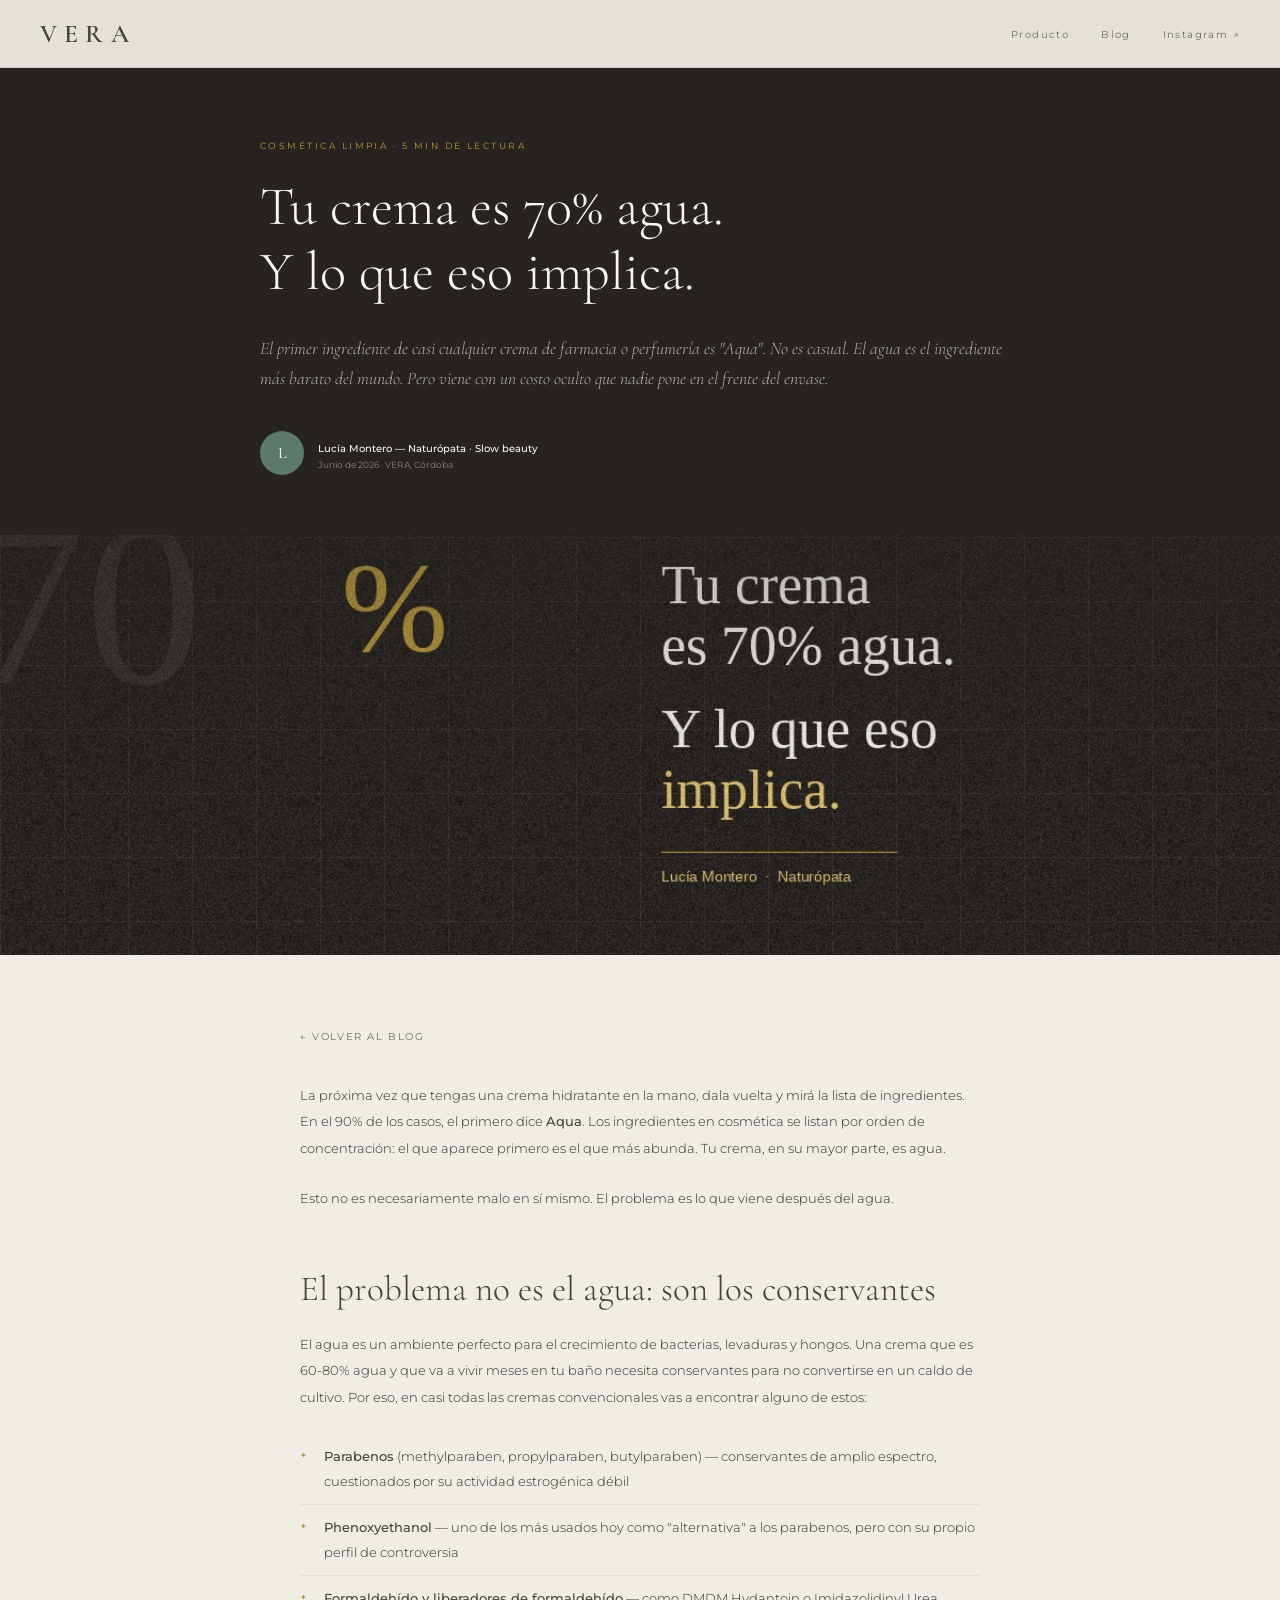
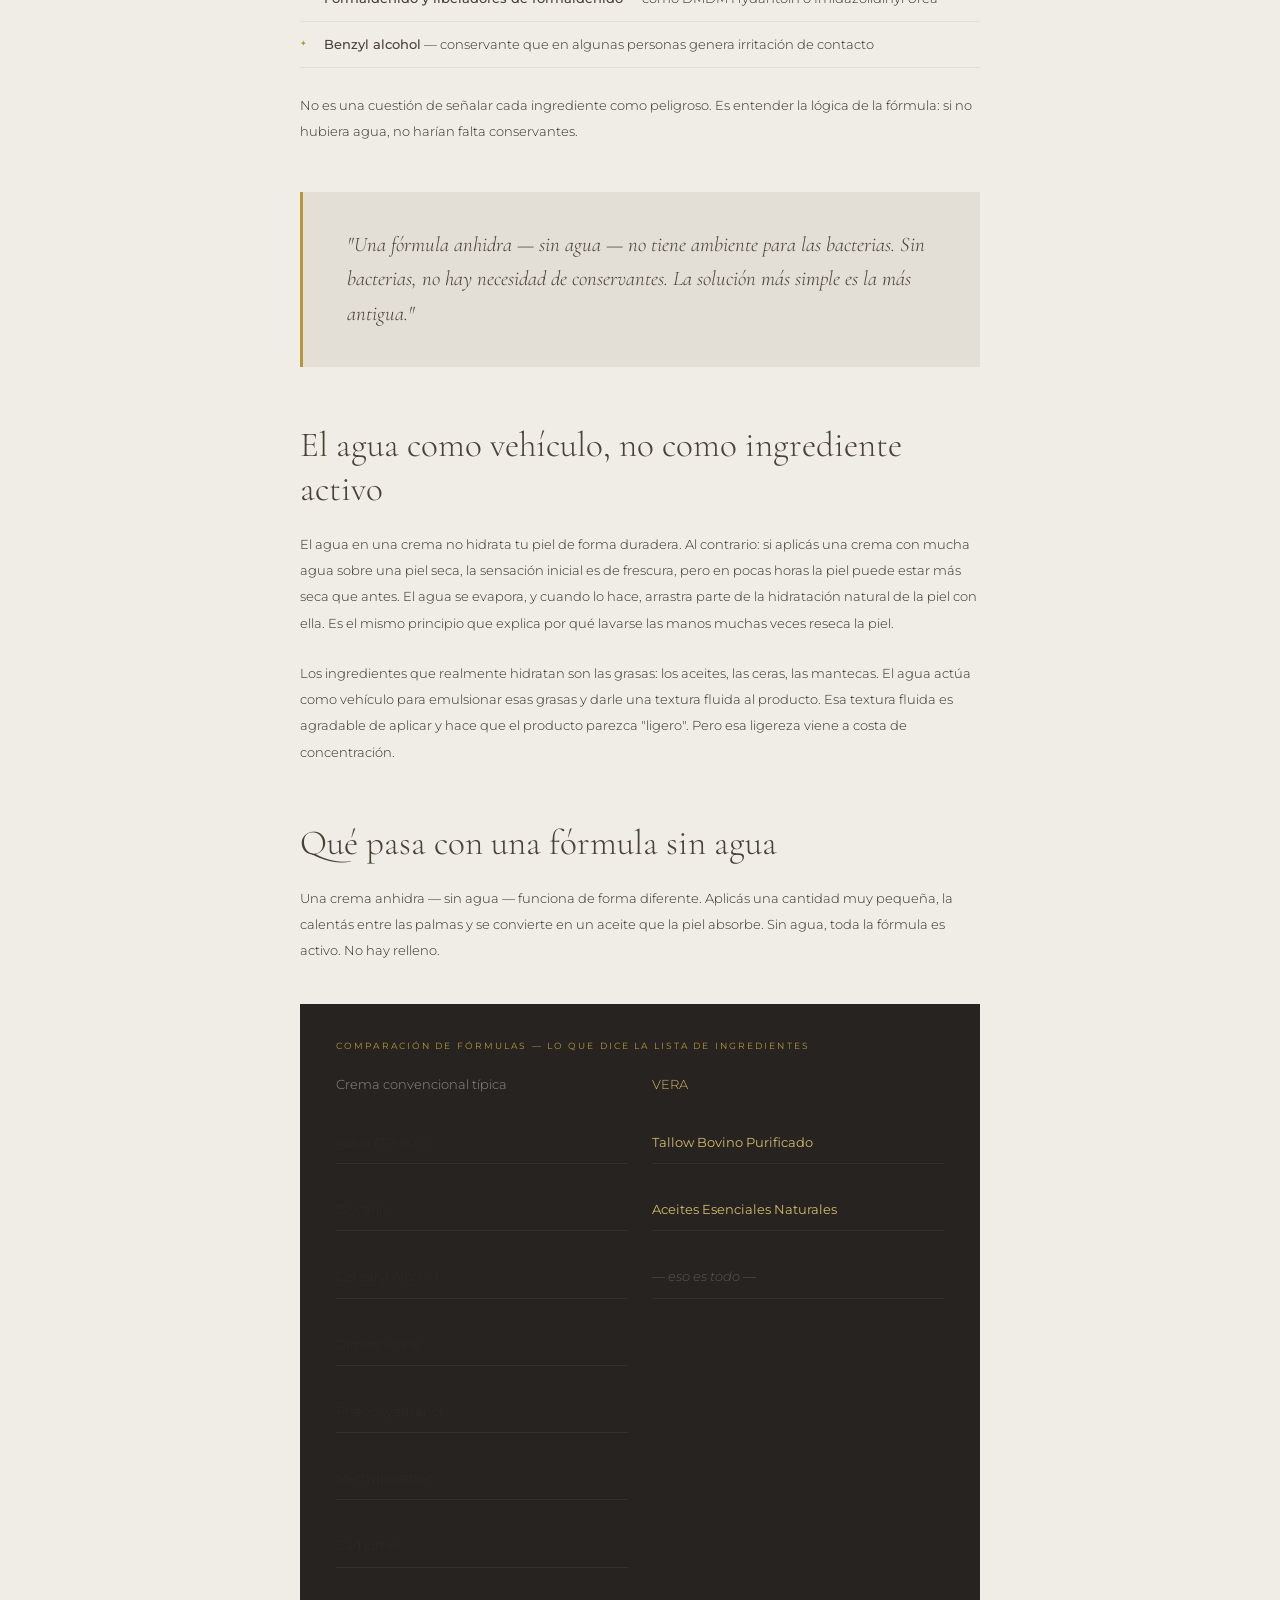
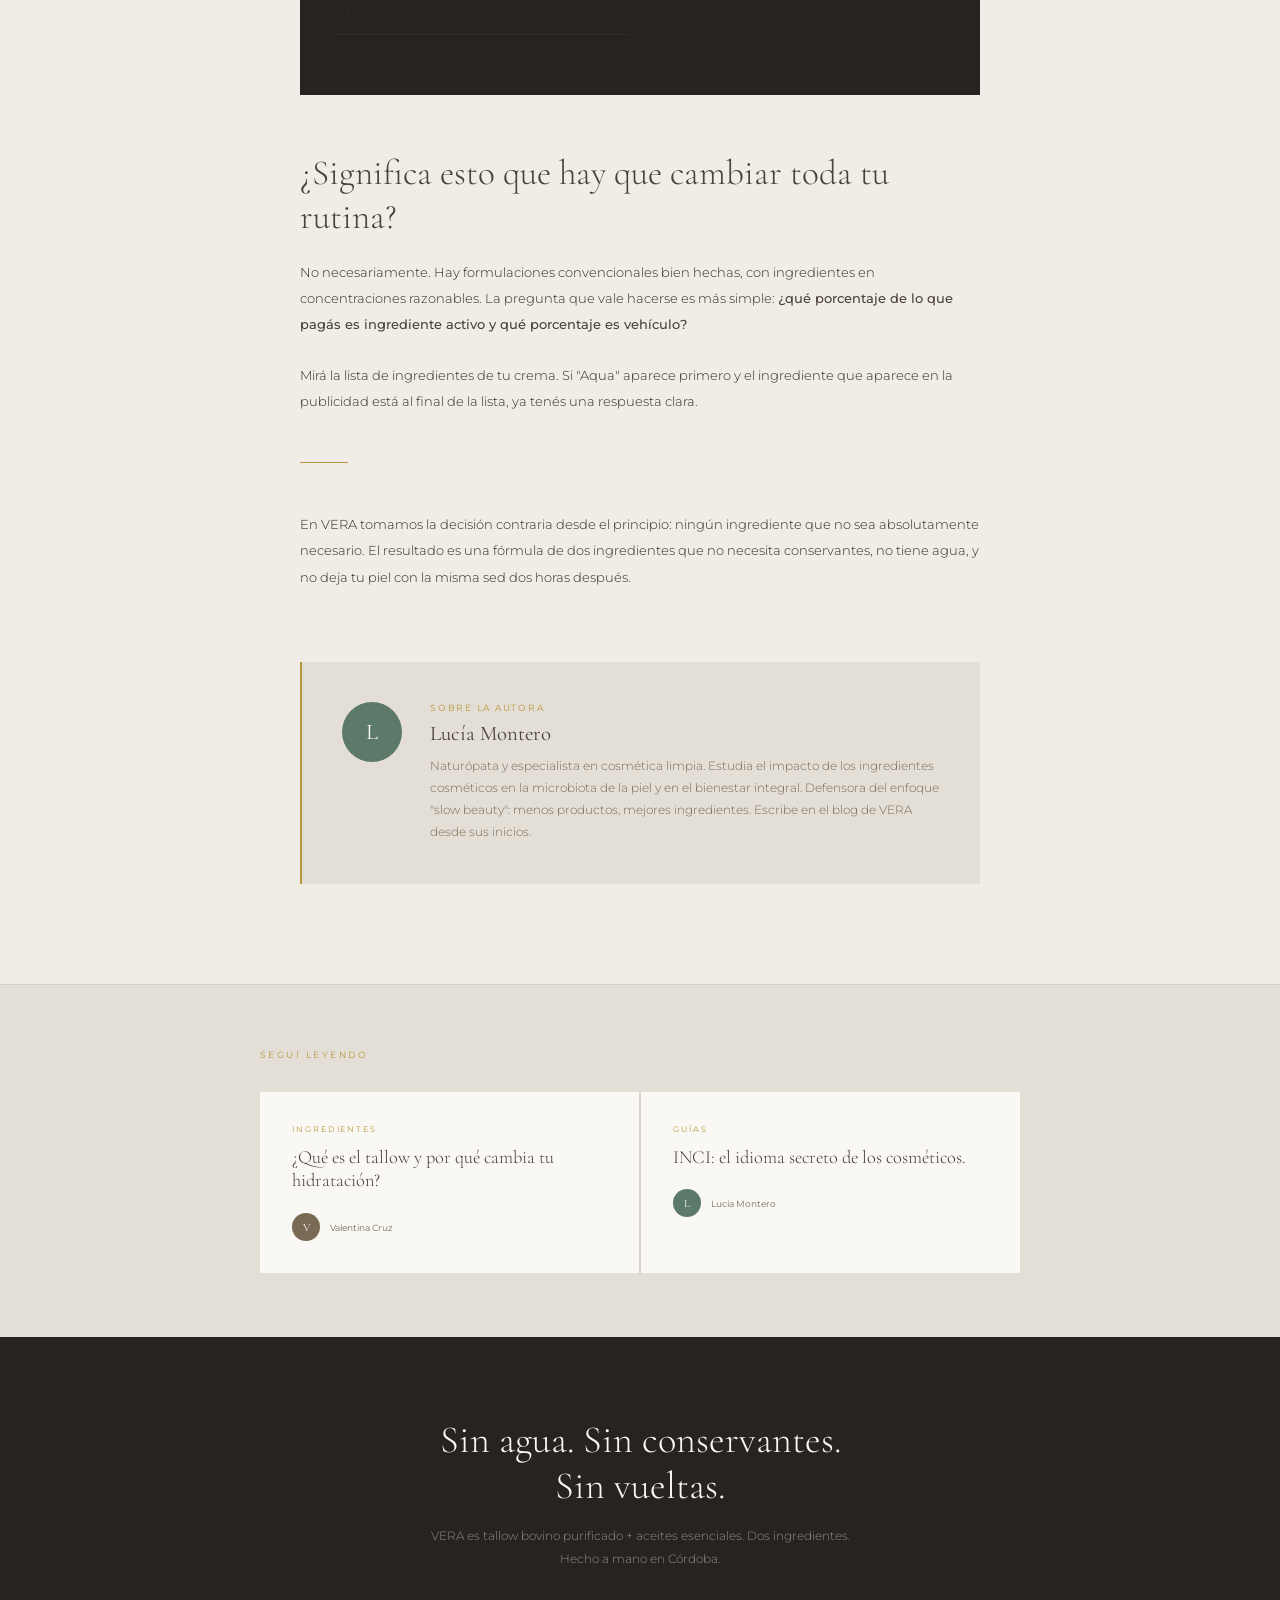
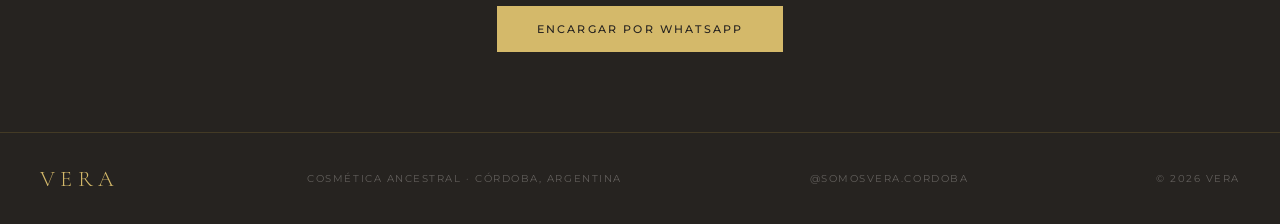
<file: blog/la-mentira-del-agua-en-tu-crema.html>
<!DOCTYPE html>
<html lang="es">
<head>
  <meta charset="UTF-8">
  <meta name="viewport" content="width=device-width, initial-scale=1.0">
  <title>Tu crema es 70% agua. Y lo que eso implica. — Blog VERA</title>
  <meta name="description" content="El primer ingrediente de casi cualquier crema de farmacia es 'Aqua'. El agua es barata. Pero viene con conservantes que tu piel no pidió. Lo que nadie te cuenta sobre las cremas convencionales.">
  <meta property="og:image" content="https://somosvera.com.ar/blog/img/post-agua.jpg">
  <link rel="canonical" href="https://somosvera.com.ar/blog/la-mentira-del-agua-en-tu-crema.html">
  <link rel="icon" type="image/x-icon" href="/favicon.ico">
  <link rel="preconnect" href="https://fonts.googleapis.com">
  <link rel="preconnect" href="https://fonts.gstatic.com" crossorigin>
  <link href="https://fonts.googleapis.com/css2?family=Cormorant+Garamond:ital,wght@0,300;0,400;0,600;1,300;1,400&family=Montserrat:wght@300;400;500;600&display=swap" rel="stylesheet">
  <script async src="https://www.googletagmanager.com/gtag/js?id=G-8P85FS23PB"></script>
  <script>window.dataLayer=window.dataLayer||[];function gtag(){dataLayer.push(arguments);}gtag('js',new Date());gtag('config','G-8P85FS23PB');</script>
  <style>
    *, *::before, *::after { box-sizing: border-box; margin: 0; padding: 0; }
    :root {
      --cream: #F0EDE6; --cream-dark: #E4DFD6;
      --charcoal: #2E2B27; --bronze: #4A4137; --bronze-mid: #7A6A55;
      --gold: #B8973A; --gold-light: #D4B96A; --white-warm: #FAF8F4; --dark-bg: #262320;
      --serif: 'Cormorant Garamond', Georgia, serif; --sans: 'Montserrat', Arial, sans-serif;
    }
    body { font-family: var(--sans); background: var(--cream); color: var(--charcoal); -webkit-font-smoothing: antialiased; }
    nav { position: fixed; top: 0; left: 0; right: 0; z-index: 100; padding: 18px 40px; display: flex; justify-content: space-between; align-items: center; background: rgba(240,237,230,0.94); backdrop-filter: blur(12px); border-bottom: 1px solid rgba(74,65,55,0.12); }
    .nav-logo { font-family: var(--serif); font-size: 1.6rem; font-weight: 600; letter-spacing: 0.28em; color: var(--bronze); text-decoration: none; }
    .nav-links { display: flex; gap: 32px; }
    .nav-link { font-family: var(--sans); font-size: 0.62rem; letter-spacing: 0.14em; color: var(--bronze-mid); text-decoration: none; transition: color 0.2s; }
    .nav-link:hover { color: var(--bronze); }
    .article-hero { padding: 140px 40px 60px; background: var(--dark-bg); }
    .article-hero-inner { max-width: 760px; margin: 0 auto; }
    .article-category { font-family: var(--sans); font-size: 0.55rem; letter-spacing: 0.28em; text-transform: uppercase; color: var(--gold); display: block; margin-bottom: 24px; }
    .article-title { font-family: var(--serif); font-size: clamp(2rem, 4.5vw, 3.4rem); font-weight: 300; color: var(--white-warm); line-height: 1.2; margin-bottom: 28px; }
    .article-excerpt { font-family: var(--serif); font-size: 1.1rem; font-weight: 300; font-style: italic; color: rgba(250,248,244,0.65); line-height: 1.75; margin-bottom: 36px; }
    .article-meta { display: flex; align-items: center; gap: 14px; }
    .article-avatar { width: 44px; height: 44px; border-radius: 50%; background: #5C7A6A; display: flex; align-items: center; justify-content: center; font-family: var(--serif); font-size: 1rem; color: var(--white-warm); }
    .article-meta-name { font-family: var(--sans); font-size: 0.65rem; font-weight: 500; color: var(--white-warm); }
    .article-meta-date { font-family: var(--sans); font-size: 0.58rem; color: rgba(250,248,244,0.45); display: block; margin-top: 3px; }
    .article-wrap { max-width: 760px; margin: 0 auto; padding: 70px 40px 100px; }
    .back-link { display: inline-block; margin-bottom: 40px; font-family: var(--sans); font-size: 0.62rem; letter-spacing: 0.16em; text-transform: uppercase; color: var(--bronze-mid); text-decoration: none; transition: color 0.2s; }
    .back-link:hover { color: var(--bronze); }
    .article-body h2 { font-family: var(--serif); font-size: clamp(1.5rem, 3vw, 2.2rem); font-weight: 300; color: var(--bronze); margin: 56px 0 20px; line-height: 1.25; }
    .article-body p { font-family: var(--sans); font-size: 0.82rem; font-weight: 300; line-height: 2; color: var(--charcoal); margin-bottom: 24px; }
    .article-body strong { font-weight: 500; color: var(--bronze); }
    .article-body ul { margin: 0 0 24px 0; padding-left: 0; list-style: none; }
    .article-body ul li { font-family: var(--sans); font-size: 0.82rem; font-weight: 300; line-height: 1.9; color: var(--charcoal); padding: 10px 0 10px 24px; border-bottom: 1px solid rgba(74,65,55,0.08); position: relative; }
    .article-body ul li::before { content: "✦"; position: absolute; left: 0; color: var(--gold); font-size: 0.5rem; top: 14px; }
    .pullquote { margin: 48px 0; padding: 36px 44px; border-left: 3px solid var(--gold); background: var(--cream-dark); }
    .pullquote p { font-family: var(--serif); font-size: 1.3rem; font-weight: 300; font-style: italic; color: var(--bronze); line-height: 1.65; margin: 0; }
    .article-divider { width: 48px; height: 1px; background: var(--gold); margin: 48px 0; }
    .ingredient-box { background: var(--dark-bg); padding: 36px; margin: 40px 0; }
    .ingredient-box-title { font-family: var(--sans); font-size: 0.55rem; letter-spacing: 0.24em; text-transform: uppercase; color: var(--gold); display: block; margin-bottom: 20px; }
    .ingredient-compare { display: grid; grid-template-columns: 1fr 1fr; gap: 24px; }
    .ingredient-col-title { font-family: var(--serif); font-size: 1rem; color: var(--white-warm); margin-bottom: 14px; }
    .ingredient-col-bad .ingredient-col-title { color: rgba(250,248,244,0.5); }
    .ingredient-item { font-family: var(--sans); font-size: 0.72rem; font-weight: 300; color: rgba(250,248,244,0.55); padding: 8px 0; border-bottom: 1px solid rgba(255,255,255,0.06); }
    .ingredient-item.vera { color: var(--gold-light); font-weight: 400; }
    .author-bio { margin-top: 72px; padding: 40px; background: var(--cream-dark); border-left: 2px solid var(--gold); display: flex; gap: 28px; align-items: flex-start; }
    .author-bio-avatar { width: 60px; height: 60px; border-radius: 50%; background: #5C7A6A; flex-shrink: 0; display: flex; align-items: center; justify-content: center; font-family: var(--serif); font-size: 1.4rem; color: var(--white-warm); }
    .author-bio-label { font-family: var(--sans); font-size: 0.55rem; letter-spacing: 0.2em; text-transform: uppercase; color: var(--gold); display: block; margin-bottom: 8px; }
    .author-bio-name { font-family: var(--serif); font-size: 1.3rem; color: var(--bronze); margin-bottom: 10px; }
    .author-bio-text { font-family: var(--sans); font-size: 0.74rem; font-weight: 300; line-height: 1.85; color: var(--bronze-mid); }
    .post-cta { background: var(--dark-bg); padding: 80px 40px; text-align: center; }
    .post-cta-title { font-family: var(--serif); font-size: clamp(1.6rem,3vw,2.4rem); font-weight: 300; color: var(--white-warm); margin-bottom: 16px; }
    .post-cta-sub { font-family: var(--sans); font-size: 0.76rem; font-weight: 300; color: rgba(250,248,244,0.5); max-width: 440px; margin: 0 auto 36px; line-height: 1.85; }
    .btn-cta { display: inline-block; font-family: var(--sans); font-size: 0.68rem; font-weight: 500; letter-spacing: 0.2em; text-transform: uppercase; color: var(--dark-bg); background: var(--gold-light); padding: 16px 40px; text-decoration: none; transition: background 0.25s; }
    .btn-cta:hover { background: var(--gold); }
    footer { background: var(--dark-bg); border-top: 1px solid rgba(184,151,58,0.2); padding: 32px 40px; display: flex; align-items: center; justify-content: space-between; flex-wrap: wrap; gap: 16px; }
    .footer-logo { font-family: var(--serif); font-size: 1.4rem; font-weight: 300; letter-spacing: 0.24em; color: var(--gold-light); }
    .footer-text { font-family: var(--sans); font-size: 0.6rem; letter-spacing: 0.16em; text-transform: uppercase; color: rgba(250,248,244,0.28); text-decoration: none; }
    @media (max-width: 760px) { nav { padding: 14px 24px; } .article-hero { padding: 120px 24px 48px; } .article-wrap { padding: 48px 24px 72px; } .ingredient-compare { grid-template-columns: 1fr; } .author-bio { flex-direction: column; } footer { flex-direction: column; text-align: center; } }
  </style>
</head>
<body>

  <nav>
    <a class="nav-logo" href="/">VERA</a>
    <div class="nav-links">
      <a href="/" class="nav-link">Producto</a>
      <a href="/blog/" class="nav-link">Blog</a>
      <a href="https://www.instagram.com/somosvera.cordoba/" target="_blank" rel="noopener" class="nav-link">Instagram ↗</a>
    </div>
  </nav>

  <div class="article-hero">
    <div class="article-hero-inner">
      <span class="article-category">Cosmética Limpia · 5 min de lectura</span>
      <h1 class="article-title">Tu crema es 70% agua.<br>Y lo que eso implica.</h1>
      <p class="article-excerpt">El primer ingrediente de casi cualquier crema de farmacia o perfumería es "Aqua". No es casual. El agua es el ingrediente más barato del mundo. Pero viene con un costo oculto que nadie pone en el frente del envase.</p>
      <div class="article-meta">
        <div class="article-avatar">L</div>
        <div>
          <span class="article-meta-name">Lucía Montero — Naturópata · Slow beauty</span>
          <span class="article-meta-date">Junio de 2026 · VERA, Córdoba</span>
        </div>
      </div>
    </div>
  </div>
  <!-- Hero image -->
  <div style="width:100%; max-height:420px; overflow:hidden; position:relative;">
    <img src="img/post-agua.jpg" alt="" style="width:100%; height:420px; object-fit:cover; display:block; object-position:center;" loading="eager">
    <div style="position:absolute; inset:0; background:linear-gradient(to bottom, rgba(38,35,32,0.3) 0%, rgba(38,35,32,0) 60%);"></div>
  </div>

  <div class="article-wrap">
    <a href="/blog/" class="back-link">← Volver al blog</a>

    <div class="article-body">

      <p>La próxima vez que tengas una crema hidratante en la mano, dala vuelta y mirá la lista de ingredientes. En el 90% de los casos, el primero dice <strong>Aqua</strong>. Los ingredientes en cosmética se listan por orden de concentración: el que aparece primero es el que más abunda. Tu crema, en su mayor parte, es agua.</p>

      <p>Esto no es necesariamente malo en sí mismo. El problema es lo que viene después del agua.</p>

      <h2>El problema no es el agua: son los conservantes</h2>

      <p>El agua es un ambiente perfecto para el crecimiento de bacterias, levaduras y hongos. Una crema que es 60-80% agua y que va a vivir meses en tu baño necesita conservantes para no convertirse en un caldo de cultivo. Por eso, en casi todas las cremas convencionales vas a encontrar alguno de estos:</p>

      <ul>
        <li><strong>Parabenos</strong> (methylparaben, propylparaben, butylparaben) — conservantes de amplio espectro, cuestionados por su actividad estrogénica débil</li>
        <li><strong>Phenoxyethanol</strong> — uno de los más usados hoy como "alternativa" a los parabenos, pero con su propio perfil de controversia</li>
        <li><strong>Formaldehído y liberadores de formaldehído</strong> — como DMDM Hydantoin o Imidazolidinyl Urea</li>
        <li><strong>Benzyl alcohol</strong> — conservante que en algunas personas genera irritación de contacto</li>
      </ul>

      <p>No es una cuestión de señalar cada ingrediente como peligroso. Es entender la lógica de la fórmula: si no hubiera agua, no harían falta conservantes.</p>

      <div class="pullquote">
        <p>"Una fórmula anhidra — sin agua — no tiene ambiente para las bacterias. Sin bacterias, no hay necesidad de conservantes. La solución más simple es la más antigua."</p>
      </div>

      <h2>El agua como vehículo, no como ingrediente activo</h2>

      <p>El agua en una crema no hidrata tu piel de forma duradera. Al contrario: si aplicás una crema con mucha agua sobre una piel seca, la sensación inicial es de frescura, pero en pocas horas la piel puede estar más seca que antes. El agua se evapora, y cuando lo hace, arrastra parte de la hidratación natural de la piel con ella. Es el mismo principio que explica por qué lavarse las manos muchas veces reseca la piel.</p>

      <p>Los ingredientes que realmente hidratan son las grasas: los aceites, las ceras, las mantecas. El agua actúa como vehículo para emulsionar esas grasas y darle una textura fluida al producto. Esa textura fluida es agradable de aplicar y hace que el producto parezca "ligero". Pero esa ligereza viene a costa de concentración.</p>

      <h2>Qué pasa con una fórmula sin agua</h2>

      <p>Una crema anhidra — sin agua — funciona de forma diferente. Aplicás una cantidad muy pequeña, la calentás entre las palmas y se convierte en un aceite que la piel absorbe. Sin agua, toda la fórmula es activo. No hay relleno.</p>

      <div class="ingredient-box">
        <span class="ingredient-box-title">Comparación de fórmulas — lo que dice la lista de ingredientes</span>
        <div class="ingredient-compare">
          <div class="ingredient-col-bad">
            <p class="ingredient-col-title">Crema convencional típica</p>
            <p class="ingredient-item">Aqua (70-80%)</p>
            <p class="ingredient-item">Glycerin</p>
            <p class="ingredient-item">Cetearyl Alcohol</p>
            <p class="ingredient-item">Dimethicone</p>
            <p class="ingredient-item">Phenoxyethanol</p>
            <p class="ingredient-item">Methylparaben</p>
            <p class="ingredient-item">Carbomer</p>
            <p class="ingredient-item">+ 12 ingredientes más...</p>
          </div>
          <div>
            <p class="ingredient-col-title" style="color: var(--gold-light);">VERA</p>
            <p class="ingredient-item vera">Tallow Bovino Purificado</p>
            <p class="ingredient-item vera">Aceites Esenciales Naturales</p>
            <p class="ingredient-item" style="color:rgba(250,248,244,0.25); font-style:italic;">— eso es todo —</p>
          </div>
        </div>
      </div>

      <h2>¿Significa esto que hay que cambiar toda tu rutina?</h2>

      <p>No necesariamente. Hay formulaciones convencionales bien hechas, con ingredientes en concentraciones razonables. La pregunta que vale hacerse es más simple: <strong>¿qué porcentaje de lo que pagás es ingrediente activo y qué porcentaje es vehículo?</strong></p>

      <p>Mirá la lista de ingredientes de tu crema. Si "Aqua" aparece primero y el ingrediente que aparece en la publicidad está al final de la lista, ya tenés una respuesta clara.</p>

      <div class="article-divider"></div>

      <p>En VERA tomamos la decisión contraria desde el principio: ningún ingrediente que no sea absolutamente necesario. El resultado es una fórmula de dos ingredientes que no necesita conservantes, no tiene agua, y no deja tu piel con la misma sed dos horas después.</p>

    </div>

    <div class="author-bio">
      <div class="author-bio-avatar">L</div>
      <div>
        <span class="author-bio-label">Sobre la autora</span>
        <p class="author-bio-name">Lucía Montero</p>
        <p class="author-bio-text">
          Naturópata y especialista en cosmética limpia. Estudia el impacto de los ingredientes cosméticos
          en la microbiota de la piel y en el bienestar integral. Defensora del enfoque "slow beauty":
          menos productos, mejores ingredientes. Escribe en el blog de VERA desde sus inicios.
        </p>
      </div>
    </div>
  </div>

  <!-- RELATED POSTS -->
  <div style="background:var(--cream-dark); padding:64px 40px; border-top:1px solid rgba(74,65,55,0.1);">
    <div style="max-width:760px; margin:0 auto;">
      <span style="font-family:var(--sans); font-size:0.55rem; letter-spacing:0.28em; text-transform:uppercase; color:var(--gold); display:block; margin-bottom:32px;">Seguí leyendo</span>
      <div style="display:grid; grid-template-columns:1fr 1fr; gap:2px; background:rgba(74,65,55,0.08);">
                <a href="/blog/que-es-el-tallow.html" style="background:var(--white-warm); padding:32px; text-decoration:none; display:block; transition:background 0.2s;" onmouseover="this.style.background='var(--cream)'" onmouseout="this.style.background='var(--white-warm)'">
          <span style="font-family:var(--sans); font-size:0.5rem; letter-spacing:0.24em; text-transform:uppercase; color:var(--gold); display:block; margin-bottom:12px;">Ingredientes</span>
          <p style="font-family:var(--serif); font-size:1.15rem; font-weight:300; color:var(--bronze); line-height:1.3; margin-bottom:20px;">¿Qué es el tallow y por qué cambia tu hidratación?</p>
          <div style="display:flex; align-items:center; gap:10px;">
            <div style="width:28px; height:28px; border-radius:50%; background:#7A6A55; display:flex; align-items:center; justify-content:center; font-family:var(--serif); font-size:0.7rem; color:#FAF8F4;">V</div>
            <span style="font-family:var(--sans); font-size:0.58rem; color:var(--bronze-mid);">Valentina Cruz</span>
          </div>
        </a>
        <a href="/blog/como-leer-ingredientes-cosmeticos.html" style="background:var(--white-warm); padding:32px; text-decoration:none; display:block; transition:background 0.2s;" onmouseover="this.style.background='var(--cream)'" onmouseout="this.style.background='var(--white-warm)'">
          <span style="font-family:var(--sans); font-size:0.5rem; letter-spacing:0.24em; text-transform:uppercase; color:var(--gold); display:block; margin-bottom:12px;">Guías</span>
          <p style="font-family:var(--serif); font-size:1.15rem; font-weight:300; color:var(--bronze); line-height:1.3; margin-bottom:20px;">INCI: el idioma secreto de los cosméticos.</p>
          <div style="display:flex; align-items:center; gap:10px;">
            <div style="width:28px; height:28px; border-radius:50%; background:#5C7A6A; display:flex; align-items:center; justify-content:center; font-family:var(--serif); font-size:0.7rem; color:#FAF8F4;">L</div>
            <span style="font-family:var(--sans); font-size:0.58rem; color:var(--bronze-mid);">Lucía Montero</span>
          </div>
        </a>
      </div>
    </div>
  </div>

  <div class="post-cta">
    <p class="post-cta-title">Sin agua. Sin conservantes.<br>Sin vueltas.</p>
    <p class="post-cta-sub">VERA es tallow bovino purificado + aceites esenciales. Dos ingredientes. Hecho a mano en Córdoba.</p>
    <a href="https://wa.me/5493515585046?text=Hola!%20Le%C3%AD%20el%20blog%20de%20VERA%20y%20quiero%20encargar%20mi%20lata." class="btn-cta" target="_blank" rel="noopener">Encargar por WhatsApp</a>
  </div>

  <footer>
    <span class="footer-logo">VERA</span>
    <span class="footer-text">Cosmética Ancestral · Córdoba, Argentina</span>
    <a href="https://www.instagram.com/somosvera.cordoba/" class="footer-text" target="_blank" rel="noopener">@somosvera.cordoba</a>
    <span class="footer-text">© 2026 VERA</span>
  </footer>

</body>
</html>
                                                                                               
</file>
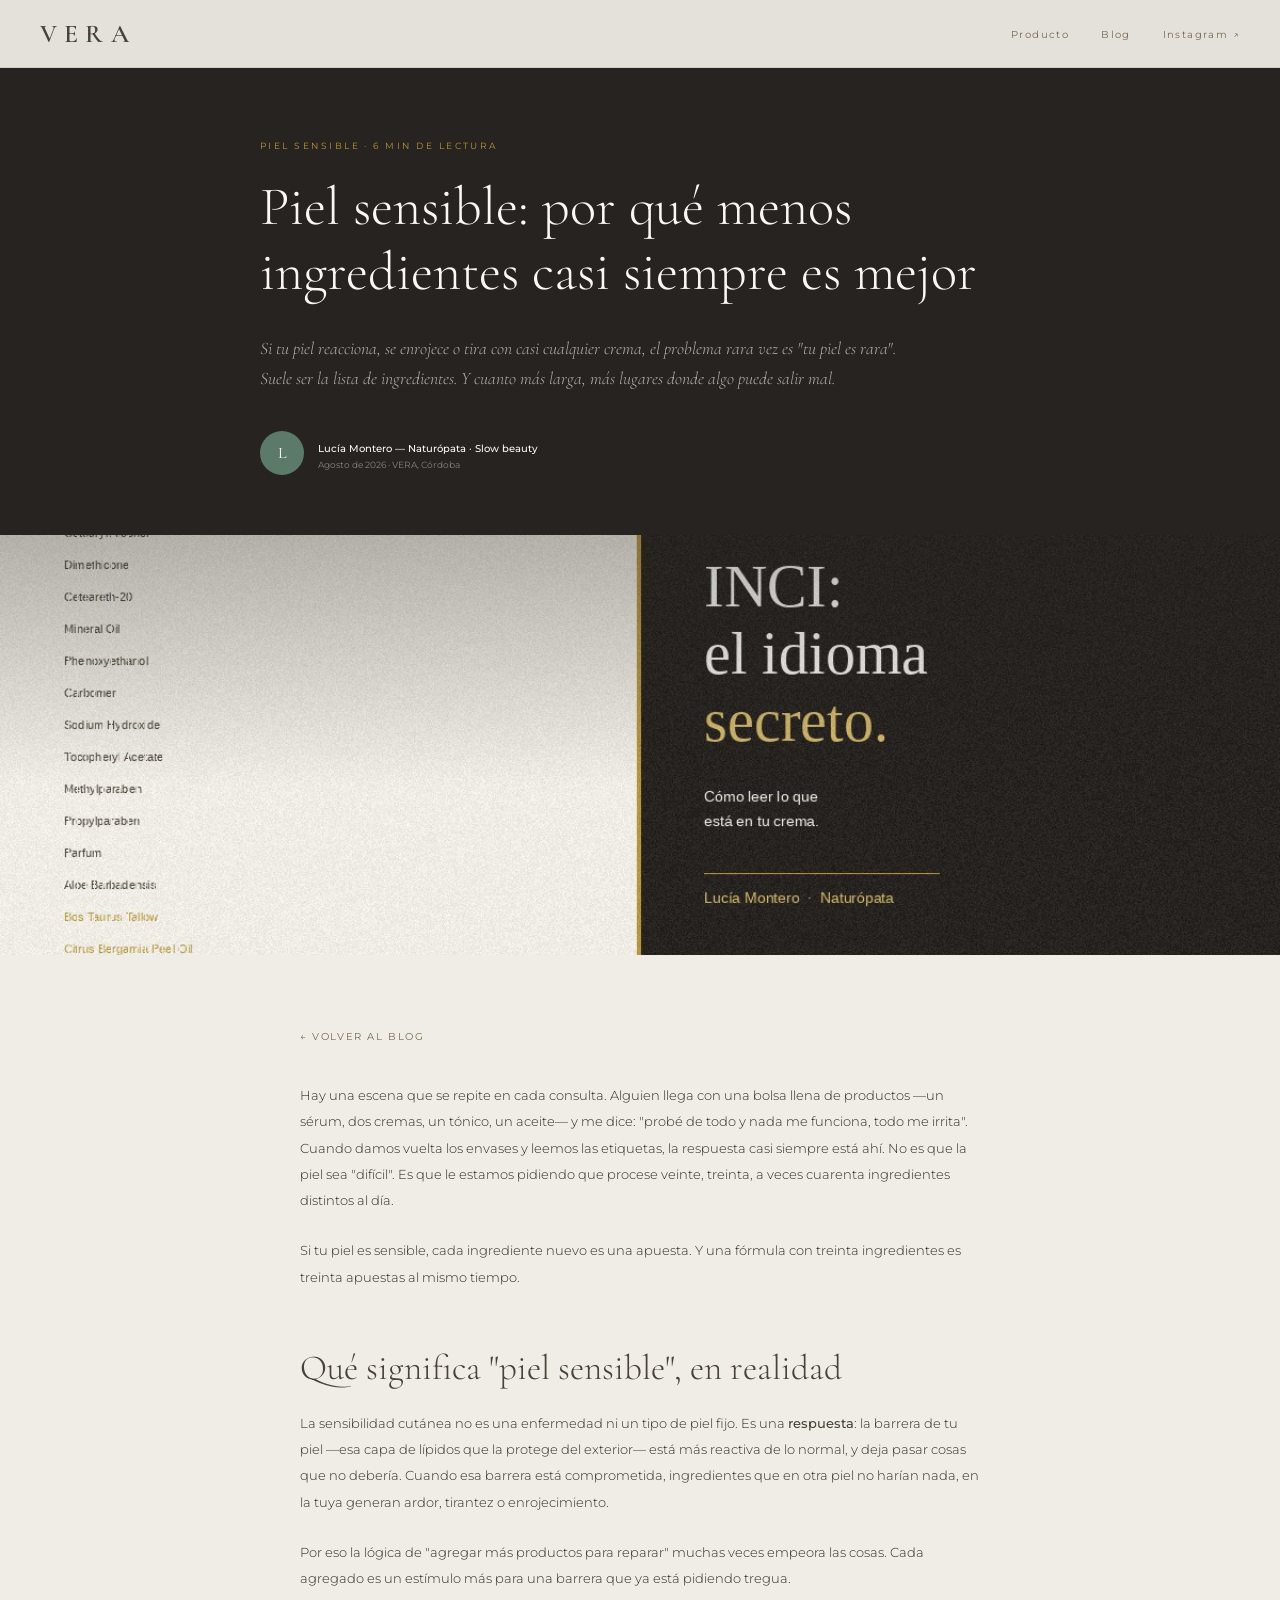
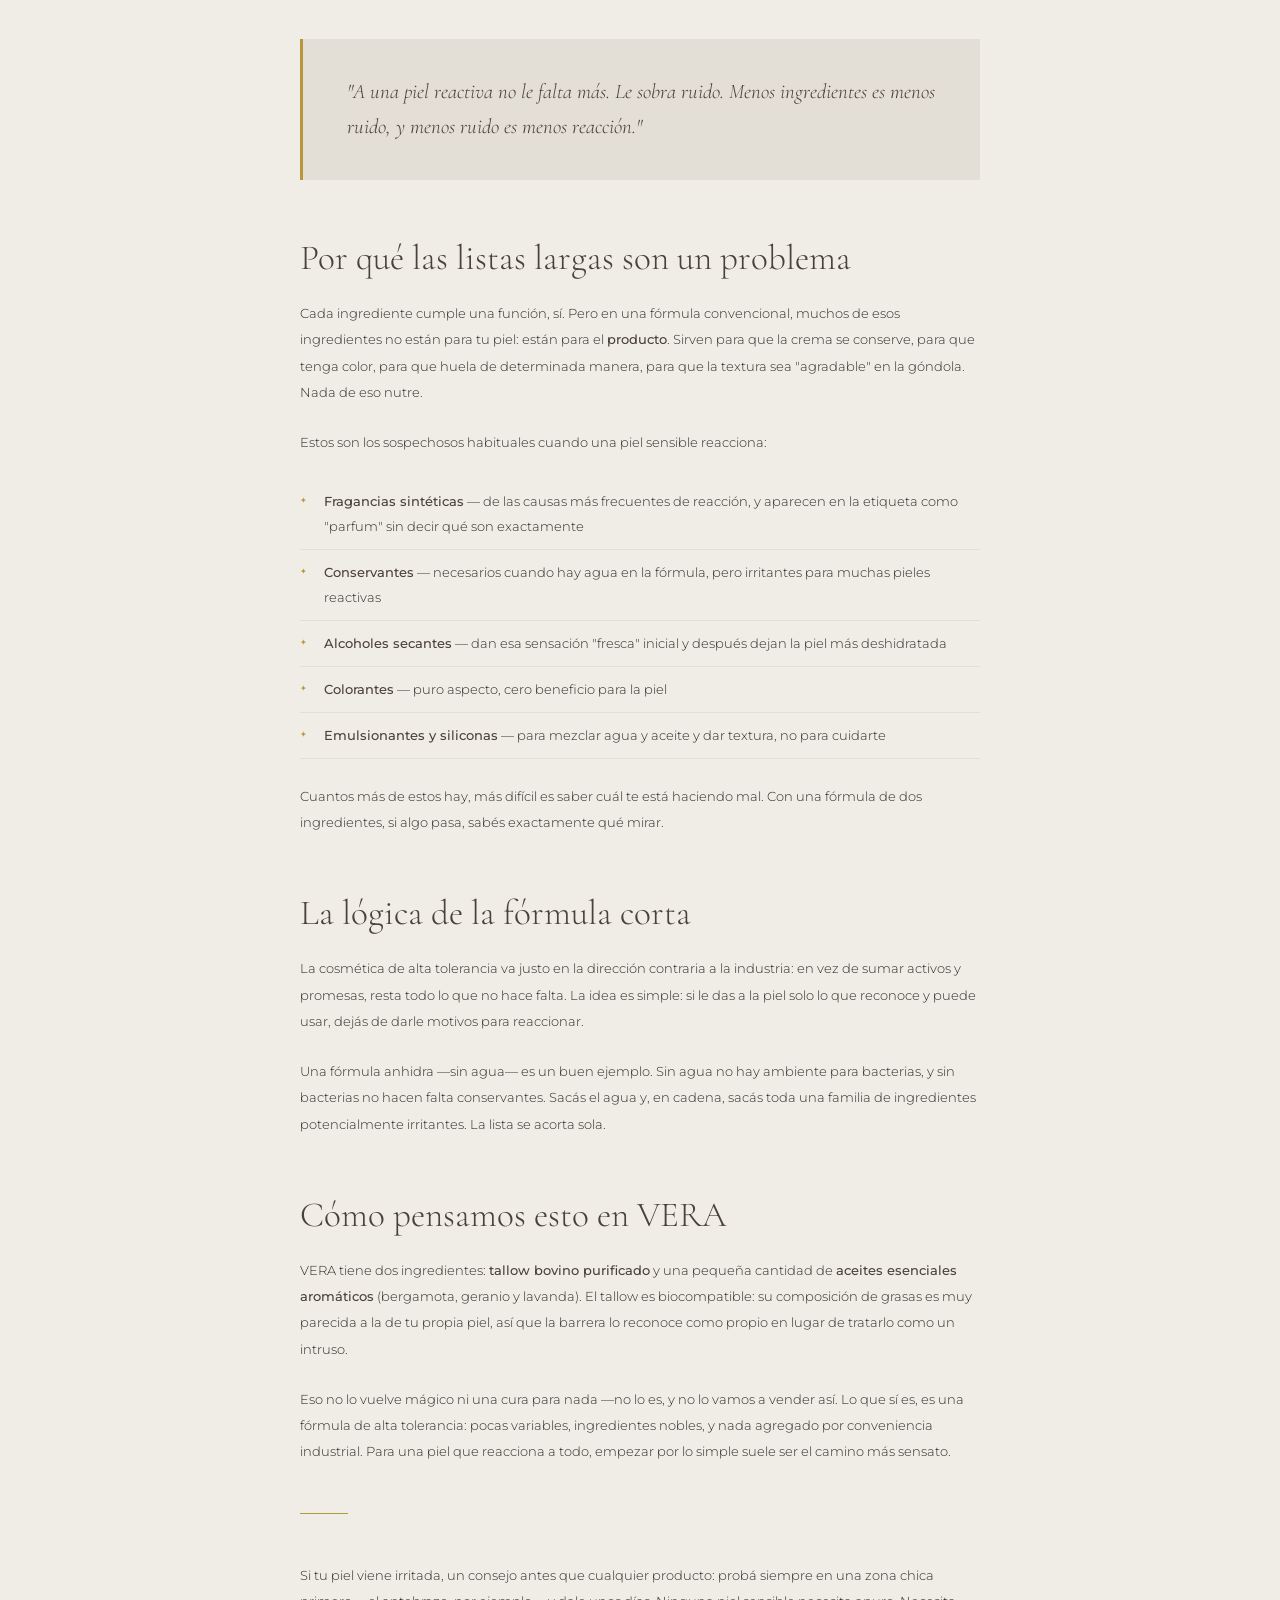
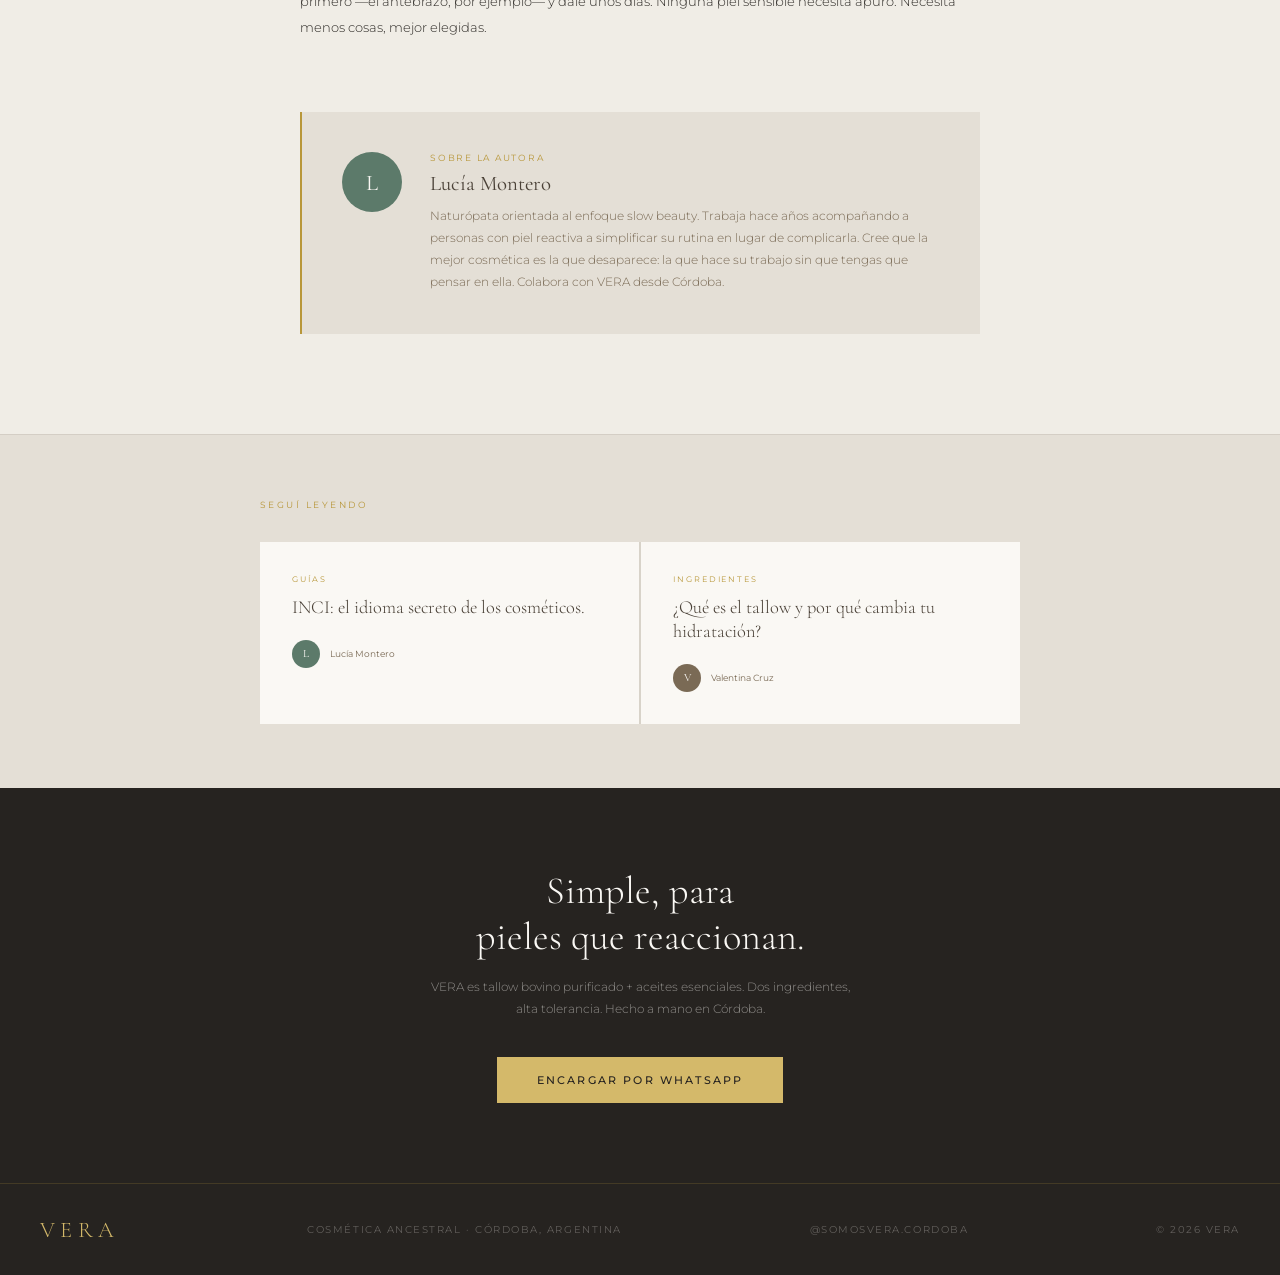
<file: blog/piel-sensible-menos-ingredientes.html>
<!DOCTYPE html>
<html lang="es">
<head>
  <meta charset="UTF-8">
  <meta name="viewport" content="width=device-width, initial-scale=1.0">
  <title>Piel sensible: por qué menos ingredientes es mejor — Blog VERA</title>
  <meta name="description" content="Si tu piel reacciona a todo, el problema puede estar en la cantidad de ingredientes. Por qué una fórmula corta y de alta tolerancia suele ser la mejor opción para pieles sensibles.">
  <meta property="og:image" content="https://somosvera.com.ar/blog/img/post-inci.jpg">
  <link rel="canonical" href="https://somosvera.com.ar/blog/piel-sensible-menos-ingredientes.html">
  <link rel="icon" type="image/x-icon" href="/favicon.ico">
  <link rel="preconnect" href="https://fonts.googleapis.com">
  <link rel="preconnect" href="https://fonts.gstatic.com" crossorigin>
  <link href="https://fonts.googleapis.com/css2?family=Cormorant+Garamond:ital,wght@0,300;0,400;0,600;1,300;1,400&family=Montserrat:wght@300;400;500;600&display=swap" rel="stylesheet">
  <script async src="https://www.googletagmanager.com/gtag/js?id=G-8P85FS23PB"></script>
  <script>window.dataLayer=window.dataLayer||[];function gtag(){dataLayer.push(arguments);}gtag('js',new Date());gtag('config','G-8P85FS23PB');</script>
  <style>
    *, *::before, *::after { box-sizing: border-box; margin: 0; padding: 0; }
    :root {
      --cream: #F0EDE6; --cream-dark: #E4DFD6;
      --charcoal: #2E2B27; --bronze: #4A4137; --bronze-mid: #7A6A55;
      --gold: #B8973A; --gold-light: #D4B96A; --white-warm: #FAF8F4; --dark-bg: #262320;
      --serif: 'Cormorant Garamond', Georgia, serif;
      --sans: 'Montserrat', Arial, sans-serif;
    }
    body { font-family: var(--sans); background: var(--cream); color: var(--charcoal); -webkit-font-smoothing: antialiased; }

    nav {
      position: fixed; top: 0; left: 0; right: 0; z-index: 100;
      padding: 18px 40px; display: flex; justify-content: space-between; align-items: center;
      background: rgba(240,237,230,0.94); backdrop-filter: blur(12px);
      border-bottom: 1px solid rgba(74,65,55,0.12);
    }
    .nav-logo { font-family: var(--serif); font-size: 1.6rem; font-weight: 600; letter-spacing: 0.28em; color: var(--bronze); text-decoration: none; }
    .nav-links { display: flex; gap: 32px; }
    .nav-link { font-family: var(--sans); font-size: 0.62rem; letter-spacing: 0.14em; color: var(--bronze-mid); text-decoration: none; transition: color 0.2s; }
    .nav-link:hover { color: var(--bronze); }

    .article-hero { padding: 140px 40px 60px; background: var(--dark-bg); max-width: 100%; }
    .article-hero-inner { max-width: 760px; margin: 0 auto; }
    .article-category { font-family: var(--sans); font-size: 0.55rem; letter-spacing: 0.28em; text-transform: uppercase; color: var(--gold); display: block; margin-bottom: 24px; }
    .article-title { font-family: var(--serif); font-size: clamp(2rem, 4.5vw, 3.4rem); font-weight: 300; color: var(--white-warm); line-height: 1.2; margin-bottom: 28px; }
    .article-excerpt { font-family: var(--serif); font-size: 1.1rem; font-weight: 300; font-style: italic; color: rgba(250,248,244,0.65); line-height: 1.75; margin-bottom: 36px; max-width: 640px; }
    .article-meta { display: flex; align-items: center; gap: 14px; }
    .article-avatar { width: 44px; height: 44px; border-radius: 50%; background: #5C7A6A; display: flex; align-items: center; justify-content: center; font-family: var(--serif); font-size: 1rem; color: var(--white-warm); }
    .article-meta-name { font-family: var(--sans); font-size: 0.65rem; font-weight: 500; color: var(--white-warm); }
    .article-meta-date { font-family: var(--sans); font-size: 0.58rem; color: rgba(250,248,244,0.45); display: block; margin-top: 3px; }

    .article-wrap { max-width: 760px; margin: 0 auto; padding: 70px 40px 100px; }
    .article-body h2 { font-family: var(--serif); font-size: clamp(1.5rem, 3vw, 2.2rem); font-weight: 300; color: var(--bronze); margin: 56px 0 20px; line-height: 1.25; }
    .article-body p { font-family: var(--sans); font-size: 0.82rem; font-weight: 300; line-height: 2; color: var(--charcoal); margin-bottom: 24px; }
    .article-body strong { font-weight: 500; color: var(--bronze); }
    .article-body ul { margin: 0 0 24px 0; padding-left: 0; list-style: none; }
    .article-body ul li { font-family: var(--sans); font-size: 0.82rem; font-weight: 300; line-height: 1.9; color: var(--charcoal); padding: 10px 0 10px 24px; border-bottom: 1px solid rgba(74,65,55,0.08); position: relative; }
    .article-body ul li::before { content: "✦"; position: absolute; left: 0; color: var(--gold); font-size: 0.5rem; top: 14px; }

    .pullquote { margin: 48px 0; padding: 36px 44px; border-left: 3px solid var(--gold); background: var(--cream-dark); }
    .pullquote p { font-family: var(--serif); font-size: 1.3rem; font-weight: 300; font-style: italic; color: var(--bronze); line-height: 1.65; margin: 0; }
    .article-divider { width: 48px; height: 1px; background: var(--gold); margin: 48px 0; }

    .author-bio { margin-top: 72px; padding: 40px; background: var(--cream-dark); border-left: 2px solid var(--gold); display: flex; gap: 28px; align-items: flex-start; }
    .author-bio-avatar { width: 60px; height: 60px; border-radius: 50%; background: #5C7A6A; flex-shrink: 0; display: flex; align-items: center; justify-content: center; font-family: var(--serif); font-size: 1.4rem; color: var(--white-warm); }
    .author-bio-label { font-family: var(--sans); font-size: 0.55rem; letter-spacing: 0.2em; text-transform: uppercase; color: var(--gold); display: block; margin-bottom: 8px; }
    .author-bio-name { font-family: var(--serif); font-size: 1.3rem; color: var(--bronze); margin-bottom: 10px; }
    .author-bio-text { font-family: var(--sans); font-size: 0.74rem; font-weight: 300; line-height: 1.85; color: var(--bronze-mid); }

    .post-cta { background: var(--dark-bg); padding: 80px 40px; text-align: center; }
    .post-cta-title { font-family: var(--serif); font-size: clamp(1.6rem,3vw,2.4rem); font-weight: 300; color: var(--white-warm); margin-bottom: 16px; }
    .post-cta-sub { font-family: var(--sans); font-size: 0.76rem; font-weight: 300; color: rgba(250,248,244,0.5); max-width: 440px; margin: 0 auto 36px; line-height: 1.85; }
    .btn-cta { display: inline-block; font-family: var(--sans); font-size: 0.68rem; font-weight: 500; letter-spacing: 0.2em; text-transform: uppercase; color: var(--dark-bg); background: var(--gold-light); padding: 16px 40px; text-decoration: none; transition: background 0.25s; }
    .btn-cta:hover { background: var(--gold); }
    .back-link { display: inline-block; margin-bottom: 40px; font-family: var(--sans); font-size: 0.62rem; letter-spacing: 0.16em; text-transform: uppercase; color: var(--bronze-mid); text-decoration: none; transition: color 0.2s; }
    .back-link:hover { color: var(--bronze); }

    footer { background: var(--dark-bg); border-top: 1px solid rgba(184,151,58,0.2); padding: 32px 40px; display: flex; align-items: center; justify-content: space-between; flex-wrap: wrap; gap: 16px; }
    .footer-logo { font-family: var(--serif); font-size: 1.4rem; font-weight: 300; letter-spacing: 0.24em; color: var(--gold-light); }
    .footer-text { font-family: var(--sans); font-size: 0.6rem; letter-spacing: 0.16em; text-transform: uppercase; color: rgba(250,248,244,0.28); text-decoration: none; }

    @media (max-width: 760px) {
      nav { padding: 14px 24px; }
      .nav-links { gap: 20px; }
      .article-hero { padding: 120px 24px 48px; }
      .article-wrap { padding: 48px 24px 72px; }
      .author-bio { flex-direction: column; gap: 20px; }
      footer { flex-direction: column; text-align: center; }
    }
  </style>
</head>
<body>

  <nav>
    <a class="nav-logo" href="/">VERA</a>
    <div class="nav-links">
      <a href="/" class="nav-link">Producto</a>
      <a href="/blog/" class="nav-link">Blog</a>
      <a href="https://www.instagram.com/somosvera.cordoba/" target="_blank" rel="noopener" class="nav-link">Instagram ↗</a>
    </div>
  </nav>

  <div class="article-hero">
    <div class="article-hero-inner">
      <span class="article-category">Piel Sensible · 6 min de lectura</span>
      <h1 class="article-title">Piel sensible: por qué menos ingredientes casi siempre es mejor</h1>
      <p class="article-excerpt">Si tu piel reacciona, se enrojece o tira con casi cualquier crema, el problema rara vez es "tu piel es rara". Suele ser la lista de ingredientes. Y cuanto más larga, más lugares donde algo puede salir mal.</p>
      <div class="article-meta">
        <div class="article-avatar">L</div>
        <div>
          <span class="article-meta-name">Lucía Montero — Naturópata · Slow beauty</span>
          <span class="article-meta-date">Agosto de 2026 · VERA, Córdoba</span>
        </div>
      </div>
    </div>
  </div>
  <!-- Hero image -->
  <div style="width:100%; max-height:420px; overflow:hidden; position:relative;">
    <img src="img/post-inci.jpg" alt="" style="width:100%; height:420px; object-fit:cover; display:block; object-position:center;" loading="eager">
    <div style="position:absolute; inset:0; background:linear-gradient(to bottom, rgba(38,35,32,0.3) 0%, rgba(38,35,32,0) 60%);"></div>
  </div>

  <div class="article-wrap">
    <a href="/blog/" class="back-link">← Volver al blog</a>

    <div class="article-body">

      <p>Hay una escena que se repite en cada consulta. Alguien llega con una bolsa llena de productos —un sérum, dos cremas, un tónico, un aceite— y me dice: "probé de todo y nada me funciona, todo me irrita". Cuando damos vuelta los envases y leemos las etiquetas, la respuesta casi siempre está ahí. No es que la piel sea "difícil". Es que le estamos pidiendo que procese veinte, treinta, a veces cuarenta ingredientes distintos al día.</p>

      <p>Si tu piel es sensible, cada ingrediente nuevo es una apuesta. Y una fórmula con treinta ingredientes es treinta apuestas al mismo tiempo.</p>

      <h2>Qué significa "piel sensible", en realidad</h2>

      <p>La sensibilidad cutánea no es una enfermedad ni un tipo de piel fijo. Es una <strong>respuesta</strong>: la barrera de tu piel —esa capa de lípidos que la protege del exterior— está más reactiva de lo normal, y deja pasar cosas que no debería. Cuando esa barrera está comprometida, ingredientes que en otra piel no harían nada, en la tuya generan ardor, tirantez o enrojecimiento.</p>

      <p>Por eso la lógica de "agregar más productos para reparar" muchas veces empeora las cosas. Cada agregado es un estímulo más para una barrera que ya está pidiendo tregua.</p>

      <div class="pullquote">
        <p>"A una piel reactiva no le falta más. Le sobra ruido. Menos ingredientes es menos ruido, y menos ruido es menos reacción."</p>
      </div>

      <h2>Por qué las listas largas son un problema</h2>

      <p>Cada ingrediente cumple una función, sí. Pero en una fórmula convencional, muchos de esos ingredientes no están para tu piel: están para el <strong>producto</strong>. Sirven para que la crema se conserve, para que tenga color, para que huela de determinada manera, para que la textura sea "agradable" en la góndola. Nada de eso nutre.</p>

      <p>Estos son los sospechosos habituales cuando una piel sensible reacciona:</p>

      <ul>
        <li><strong>Fragancias sintéticas</strong> — de las causas más frecuentes de reacción, y aparecen en la etiqueta como "parfum" sin decir qué son exactamente</li>
        <li><strong>Conservantes</strong> — necesarios cuando hay agua en la fórmula, pero irritantes para muchas pieles reactivas</li>
        <li><strong>Alcoholes secantes</strong> — dan esa sensación "fresca" inicial y después dejan la piel más deshidratada</li>
        <li><strong>Colorantes</strong> — puro aspecto, cero beneficio para la piel</li>
        <li><strong>Emulsionantes y siliconas</strong> — para mezclar agua y aceite y dar textura, no para cuidarte</li>
      </ul>

      <p>Cuantos más de estos hay, más difícil es saber cuál te está haciendo mal. Con una fórmula de dos ingredientes, si algo pasa, sabés exactamente qué mirar.</p>

      <h2>La lógica de la fórmula corta</h2>

      <p>La cosmética de alta tolerancia va justo en la dirección contraria a la industria: en vez de sumar activos y promesas, resta todo lo que no hace falta. La idea es simple: si le das a la piel solo lo que reconoce y puede usar, dejás de darle motivos para reaccionar.</p>

      <p>Una fórmula anhidra —sin agua— es un buen ejemplo. Sin agua no hay ambiente para bacterias, y sin bacterias no hacen falta conservantes. Sacás el agua y, en cadena, sacás toda una familia de ingredientes potencialmente irritantes. La lista se acorta sola.</p>

      <h2>Cómo pensamos esto en VERA</h2>

      <p>VERA tiene dos ingredientes: <strong>tallow bovino purificado</strong> y una pequeña cantidad de <strong>aceites esenciales aromáticos</strong> (bergamota, geranio y lavanda). El tallow es biocompatible: su composición de grasas es muy parecida a la de tu propia piel, así que la barrera lo reconoce como propio en lugar de tratarlo como un intruso.</p>

      <p>Eso no lo vuelve mágico ni una cura para nada —no lo es, y no lo vamos a vender así. Lo que sí es, es una fórmula de alta tolerancia: pocas variables, ingredientes nobles, y nada agregado por conveniencia industrial. Para una piel que reacciona a todo, empezar por lo simple suele ser el camino más sensato.</p>

      <div class="article-divider"></div>

      <p>Si tu piel viene irritada, un consejo antes que cualquier producto: probá siempre en una zona chica primero —el antebrazo, por ejemplo— y dale unos días. Ninguna piel sensible necesita apuro. Necesita menos cosas, mejor elegidas.</p>

    </div>

    <!-- AUTHOR BIO -->
    <div class="author-bio">
      <div class="author-bio-avatar">L</div>
      <div>
        <span class="author-bio-label">Sobre la autora</span>
        <p class="author-bio-name">Lucía Montero</p>
        <p class="author-bio-text">
          Naturópata orientada al enfoque slow beauty. Trabaja hace años acompañando a personas con piel
          reactiva a simplificar su rutina en lugar de complicarla. Cree que la mejor cosmética es la que
          desaparece: la que hace su trabajo sin que tengas que pensar en ella. Colabora con VERA desde Córdoba.
        </p>
      </div>
    </div>

  </div>

  <!-- RELATED POSTS -->
  <div style="background:var(--cream-dark); padding:64px 40px; border-top:1px solid rgba(74,65,55,0.1);">
    <div style="max-width:760px; margin:0 auto;">
      <span style="font-family:var(--sans); font-size:0.55rem; letter-spacing:0.28em; text-transform:uppercase; color:var(--gold); display:block; margin-bottom:32px;">Seguí leyendo</span>
      <div style="display:grid; grid-template-columns:1fr 1fr; gap:2px; background:rgba(74,65,55,0.08);">
        <a href="/blog/como-leer-ingredientes-cosmeticos.html" style="background:var(--white-warm); padding:32px; text-decoration:none; display:block; transition:background 0.2s;" onmouseover="this.style.background='var(--cream)'" onmouseout="this.style.background='var(--white-warm)'">
          <span style="font-family:var(--sans); font-size:0.5rem; letter-spacing:0.24em; text-transform:uppercase; color:var(--gold); display:block; margin-bottom:12px;">Guías</span>
          <p style="font-family:var(--serif); font-size:1.15rem; font-weight:300; color:var(--bronze); line-height:1.3; margin-bottom:20px;">INCI: el idioma secreto de los cosméticos.</p>
          <div style="display:flex; align-items:center; gap:10px;">
            <div style="width:28px; height:28px; border-radius:50%; background:#5C7A6A; display:flex; align-items:center; justify-content:center; font-family:var(--serif); font-size:0.7rem; color:#FAF8F4;">L</div>
            <span style="font-family:var(--sans); font-size:0.58rem; color:var(--bronze-mid);">Lucía Montero</span>
          </div>
        </a>
        <a href="/blog/que-es-el-tallow.html" style="background:var(--white-warm); padding:32px; text-decoration:none; display:block; transition:background 0.2s;" onmouseover="this.style.background='var(--cream)'" onmouseout="this.style.background='var(--white-warm)'">
          <span style="font-family:var(--sans); font-size:0.5rem; letter-spacing:0.24em; text-transform:uppercase; color:var(--gold); display:block; margin-bottom:12px;">Ingredientes</span>
          <p style="font-family:var(--serif); font-size:1.15rem; font-weight:300; color:var(--bronze); line-height:1.3; margin-bottom:20px;">¿Qué es el tallow y por qué cambia tu hidratación?</p>
          <div style="display:flex; align-items:center; gap:10px;">
            <div style="width:28px; height:28px; border-radius:50%; background:#7A6A55; display:flex; align-items:center; justify-content:center; font-family:var(--serif); font-size:0.7rem; color:#FAF8F4;">V</div>
            <span style="font-family:var(--sans); font-size:0.58rem; color:var(--bronze-mid);">Valentina Cruz</span>
          </div>
        </a>
      </div>
    </div>
  </div>

  <div class="post-cta">
    <p class="post-cta-title">Simple, para<br>pieles que reaccionan.</p>
    <p class="post-cta-sub">VERA es tallow bovino purificado + aceites esenciales. Dos ingredientes, alta tolerancia. Hecho a mano en Córdoba.</p>
    <a href="https://wa.me/5493515585046?text=Hola!%20Le%C3%AD%20el%20blog%20de%20VERA%20y%20quiero%20encargar%20mi%20lata." class="btn-cta" target="_blank" rel="noopener">Encargar por WhatsApp</a>
  </div>

  <footer>
    <span class="footer-logo">VERA</span>
    <span class="footer-text">Cosmética Ancestral · Córdoba, Argentina</span>
    <a href="https://www.instagram.com/somosvera.cordoba/" class="footer-text" target="_blank" rel="noopener">@somosvera.cordoba</a>
    <span class="footer-text">© 2026 VERA</span>
  </footer>

</body>
</html>
</file>
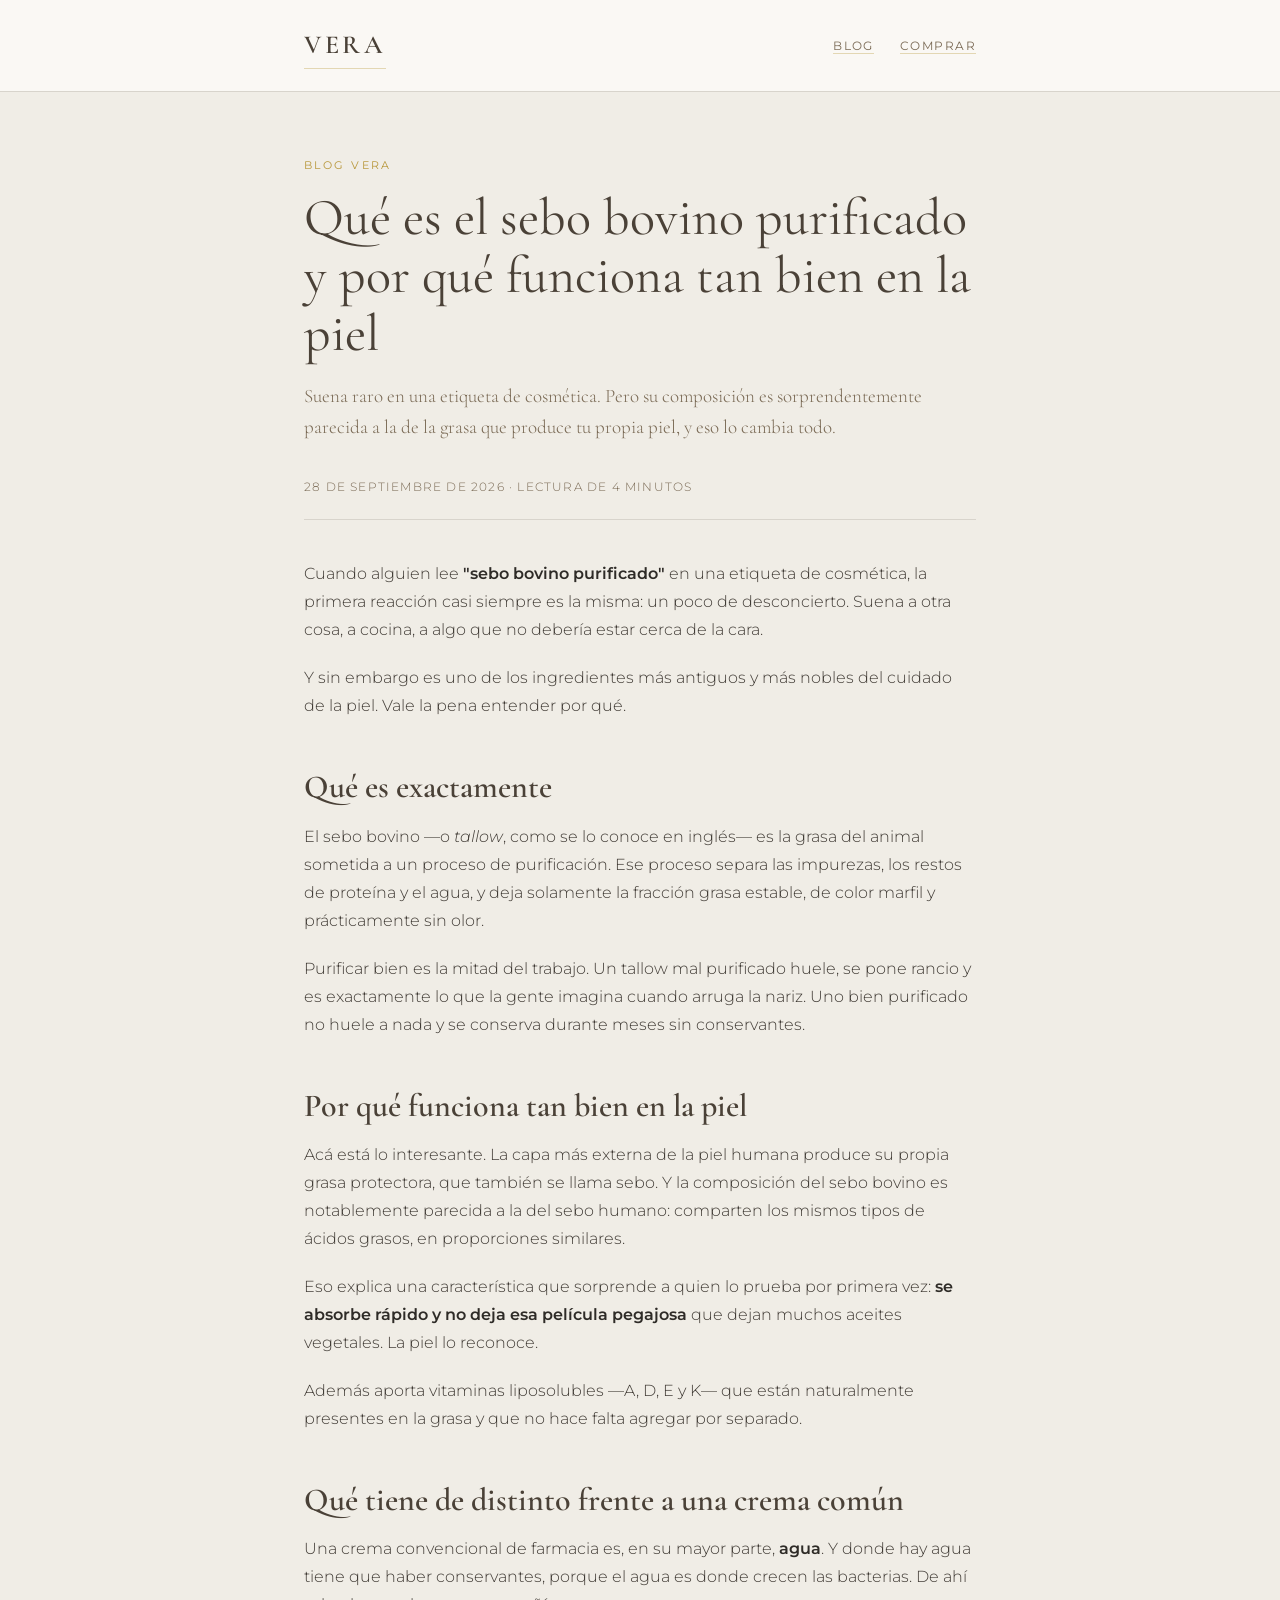
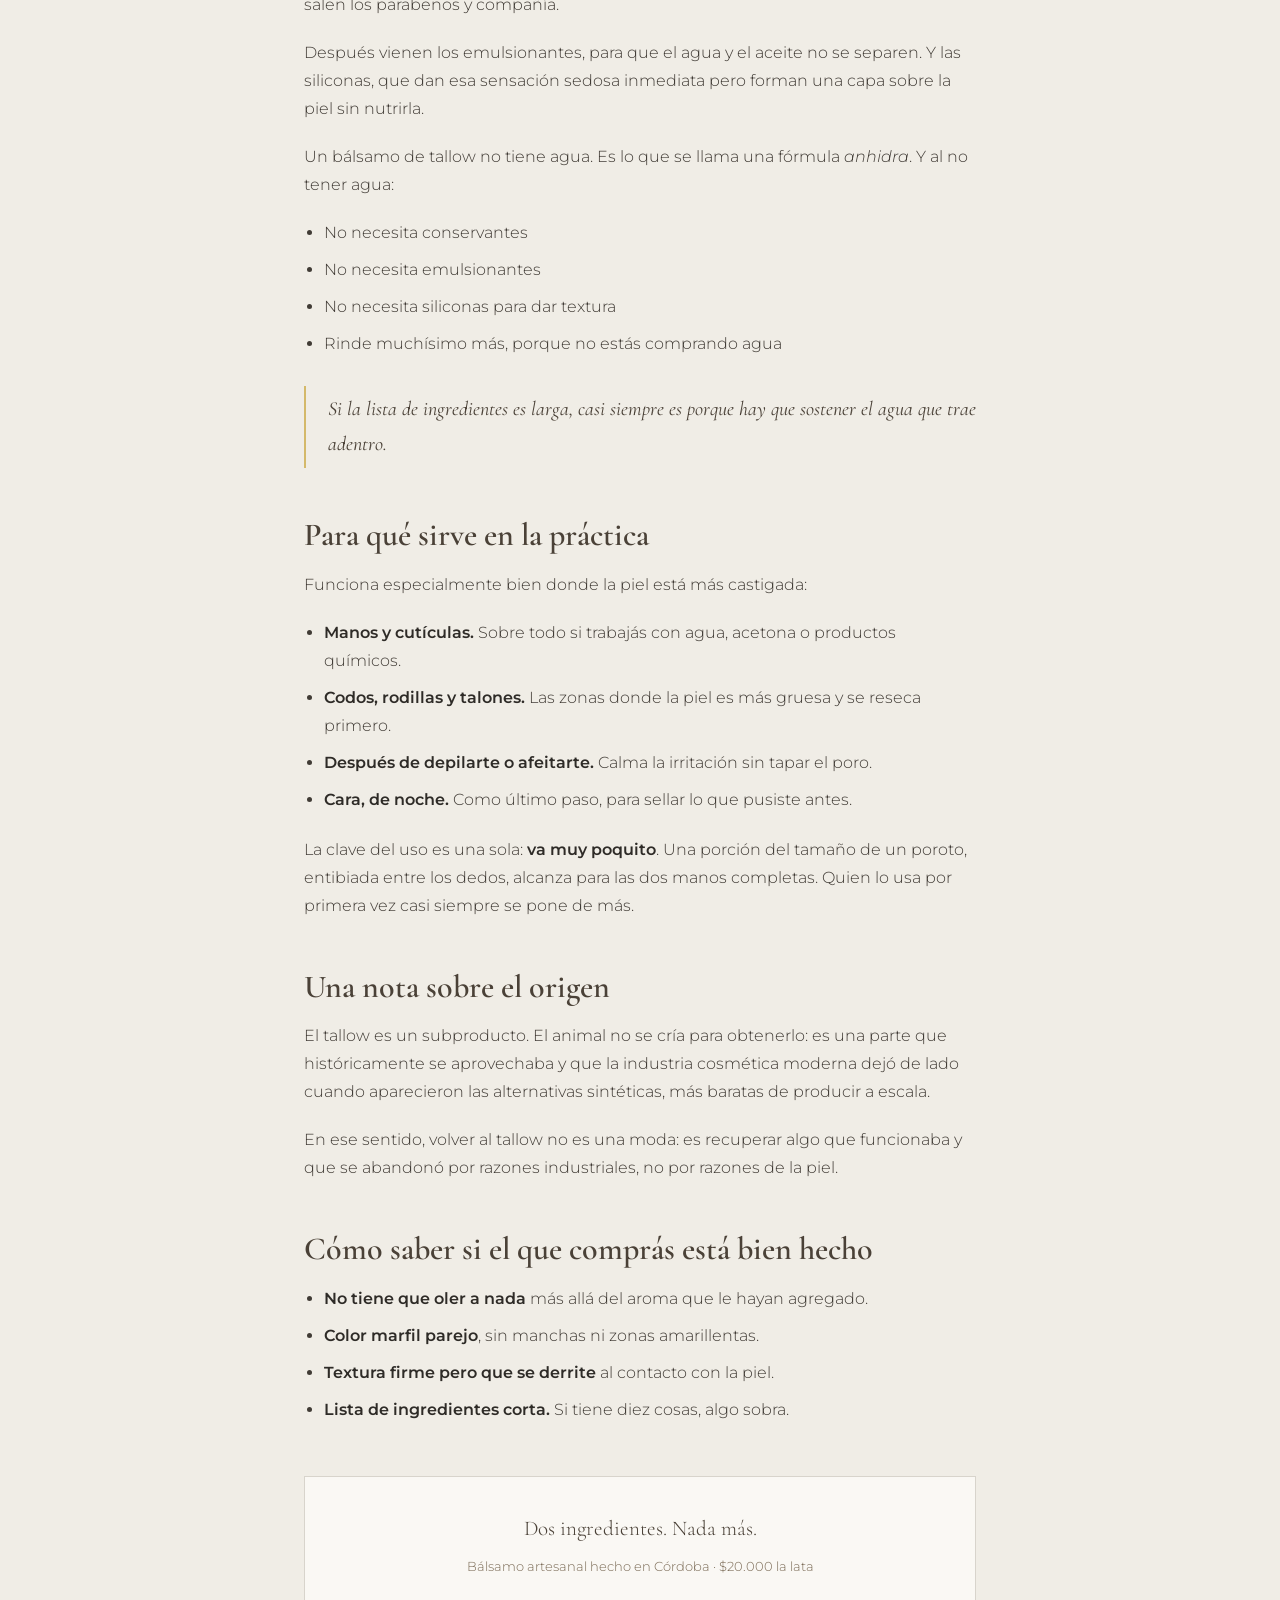
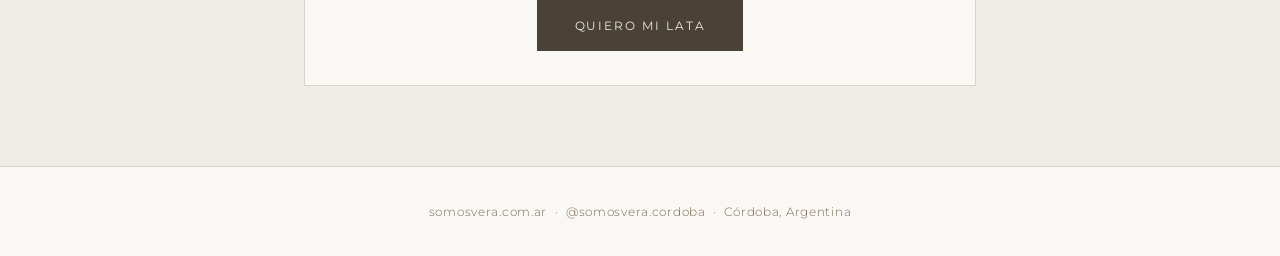
<file: blog/que-es-el-sebo-bovino-purificado.html>
<!DOCTYPE html>
<html lang="es">
<head>
<meta charset="UTF-8">
<meta name="viewport" content="width=device-width, initial-scale=1.0">
<title>Qué es el sebo bovino purificado y por qué funciona en la piel | VERA</title>
<meta name="description" content="El tallow purificado tiene una composición muy parecida a la grasa natural de la piel humana. Qué es, cómo se hace y por qué se absorbe mejor que una crema común.">
<link rel="canonical" href="https://somosvera.com.ar/blog/que-es-el-sebo-bovino-purificado.html">
<meta property="og:title" content="Qué es el sebo bovino purificado y por qué funciona en la piel | VERA">
<meta property="og:description" content="El tallow purificado tiene una composición muy parecida a la grasa natural de la piel humana. Qué es, cómo se hace y por qué se absorbe mejor que una crema común.">
<meta property="og:type" content="article">
<meta property="og:url" content="https://somosvera.com.ar/blog/que-es-el-sebo-bovino-purificado.html">
<meta property="og:image" content="https://somosvera.com.ar/img_producto.webp">
<link rel="icon" type="image/x-icon" href="../favicon.ico">
<link rel="preconnect" href="https://fonts.googleapis.com">
<link rel="preconnect" href="https://fonts.gstatic.com" crossorigin>
<link href="https://fonts.googleapis.com/css2?family=Cormorant+Garamond:ital,wght@0,300;0,400;0,600;1,400&family=Montserrat:wght@300;400;500;600&display=swap" rel="stylesheet">
<link rel="stylesheet" href="estilos.css">
<script async src="https://www.googletagmanager.com/gtag/js?id=G-8P85FS23PB"></script>
<script>window.dataLayer=window.dataLayer||[];function gtag(){dataLayer.push(arguments);}gtag('js',new Date());gtag('config','G-8P85FS23PB');</script>
</head>
<body>
<header class="blog-head"><div class="blog-head-in">
  <a class="blog-logo" href="../index.html">VERA</a>
  <nav class="blog-nav">
    <a href="index.html">Blog</a>
    <a href="../index.html#comprar">Comprar</a>
  </nav>
</div></header>
<main class="wrap"><article>
<span class="eyebrow">Blog VERA</span>
<h1>Qué es el sebo bovino purificado y por qué funciona tan bien en la piel</h1>
<p class="lead">Suena raro en una etiqueta de cosmética. Pero su composición es sorprendentemente parecida a la de la grasa que produce tu propia piel, y eso lo cambia todo.</p>
<p class="meta">28 de septiembre de 2026 · Lectura de 4 minutos</p>

<p>Cuando alguien lee <strong>"sebo bovino purificado"</strong> en una etiqueta de cosmética, la primera reacción casi siempre es la misma: un poco de desconcierto. Suena a otra cosa, a cocina, a algo que no debería estar cerca de la cara.</p>

<p>Y sin embargo es uno de los ingredientes más antiguos y más nobles del cuidado de la piel. Vale la pena entender por qué.</p>

<h2>Qué es exactamente</h2>

<p>El sebo bovino —o <em>tallow</em>, como se lo conoce en inglés— es la grasa del animal sometida a un proceso de purificación. Ese proceso separa las impurezas, los restos de proteína y el agua, y deja solamente la fracción grasa estable, de color marfil y prácticamente sin olor.</p>

<p>Purificar bien es la mitad del trabajo. Un tallow mal purificado huele, se pone rancio y es exactamente lo que la gente imagina cuando arruga la nariz. Uno bien purificado no huele a nada y se conserva durante meses sin conservantes.</p>

<h2>Por qué funciona tan bien en la piel</h2>

<p>Acá está lo interesante. La capa más externa de la piel humana produce su propia grasa protectora, que también se llama sebo. Y la composición del sebo bovino es notablemente parecida a la del sebo humano: comparten los mismos tipos de ácidos grasos, en proporciones similares.</p>

<p>Eso explica una característica que sorprende a quien lo prueba por primera vez: <strong>se absorbe rápido y no deja esa película pegajosa</strong> que dejan muchos aceites vegetales. La piel lo reconoce.</p>

<p>Además aporta vitaminas liposolubles —A, D, E y K— que están naturalmente presentes en la grasa y que no hace falta agregar por separado.</p>

<h2>Qué tiene de distinto frente a una crema común</h2>

<p>Una crema convencional de farmacia es, en su mayor parte, <strong>agua</strong>. Y donde hay agua tiene que haber conservantes, porque el agua es donde crecen las bacterias. De ahí salen los parabenos y compañía.</p>

<p>Después vienen los emulsionantes, para que el agua y el aceite no se separen. Y las siliconas, que dan esa sensación sedosa inmediata pero forman una capa sobre la piel sin nutrirla.</p>

<p>Un bálsamo de tallow no tiene agua. Es lo que se llama una fórmula <em>anhidra</em>. Y al no tener agua:</p>

<ul>
  <li>No necesita conservantes</li>
  <li>No necesita emulsionantes</li>
  <li>No necesita siliconas para dar textura</li>
  <li>Rinde muchísimo más, porque no estás comprando agua</li>
</ul>

<blockquote>Si la lista de ingredientes es larga, casi siempre es porque hay que sostener el agua que trae adentro.</blockquote>

<h2>Para qué sirve en la práctica</h2>

<p>Funciona especialmente bien donde la piel está más castigada:</p>

<ul>
  <li><strong>Manos y cutículas.</strong> Sobre todo si trabajás con agua, acetona o productos químicos.</li>
  <li><strong>Codos, rodillas y talones.</strong> Las zonas donde la piel es más gruesa y se reseca primero.</li>
  <li><strong>Después de depilarte o afeitarte.</strong> Calma la irritación sin tapar el poro.</li>
  <li><strong>Cara, de noche.</strong> Como último paso, para sellar lo que pusiste antes.</li>
</ul>

<p>La clave del uso es una sola: <strong>va muy poquito</strong>. Una porción del tamaño de un poroto, entibiada entre los dedos, alcanza para las dos manos completas. Quien lo usa por primera vez casi siempre se pone de más.</p>

<h2>Una nota sobre el origen</h2>

<p>El tallow es un subproducto. El animal no se cría para obtenerlo: es una parte que históricamente se aprovechaba y que la industria cosmética moderna dejó de lado cuando aparecieron las alternativas sintéticas, más baratas de producir a escala.</p>

<p>En ese sentido, volver al tallow no es una moda: es recuperar algo que funcionaba y que se abandonó por razones industriales, no por razones de la piel.</p>

<h2>Cómo saber si el que comprás está bien hecho</h2>

<ul>
  <li><strong>No tiene que oler a nada</strong> más allá del aroma que le hayan agregado.</li>
  <li><strong>Color marfil parejo</strong>, sin manchas ni zonas amarillentas.</li>
  <li><strong>Textura firme pero que se derrite</strong> al contacto con la piel.</li>
  <li><strong>Lista de ingredientes corta.</strong> Si tiene diez cosas, algo sobra.</li>
</ul>
<div class="cta">
  <p>Dos ingredientes. Nada más.</p>
  <small>Bálsamo artesanal hecho en Córdoba · $20.000 la lata</small>
  <a class="btn" href="../index.html#comprar">Quiero mi lata</a>
</div>
</article></main>
<footer class="blog-foot">
  <p><a href="../index.html">somosvera.com.ar</a> &nbsp;·&nbsp; <a href="https://www.instagram.com/somosvera.cordoba/" target="_blank" rel="noopener">@somosvera.cordoba</a> &nbsp;·&nbsp; Córdoba, Argentina</p>
</footer>
</body>
</html>
</file>
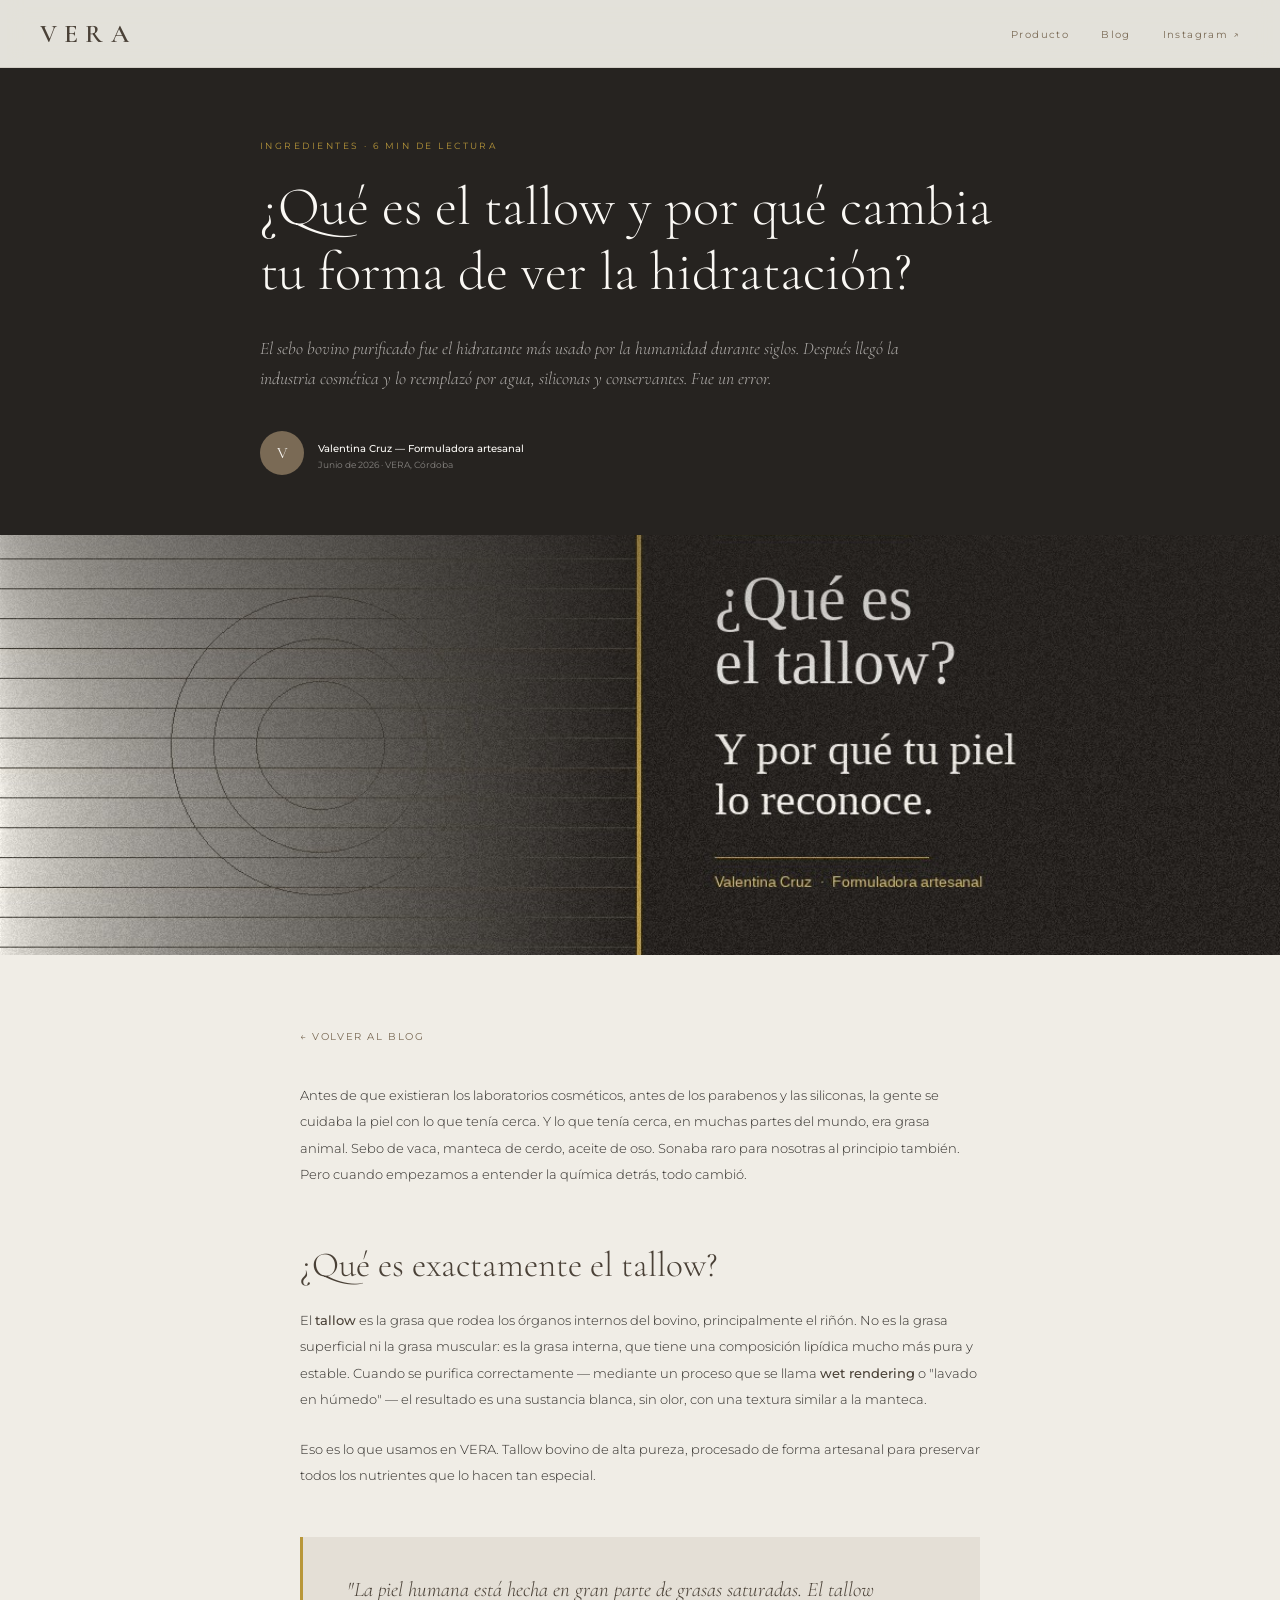
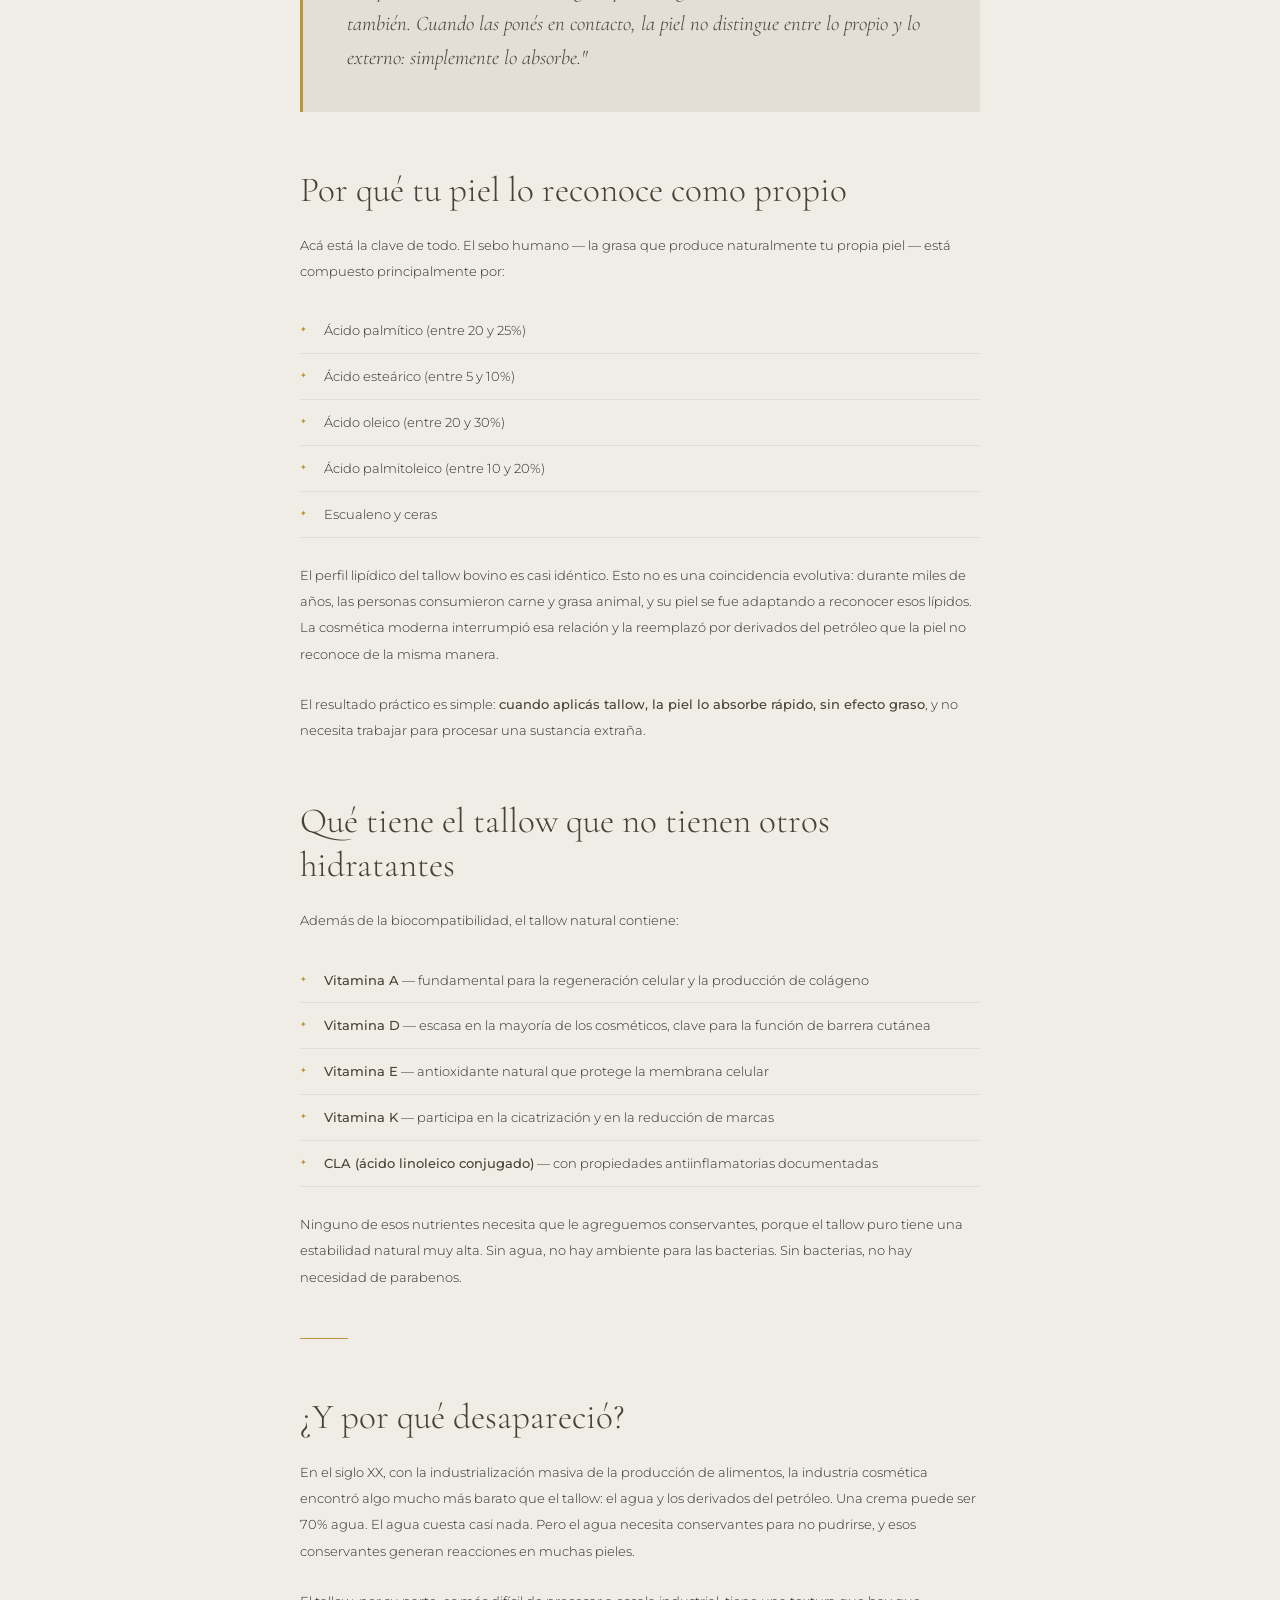
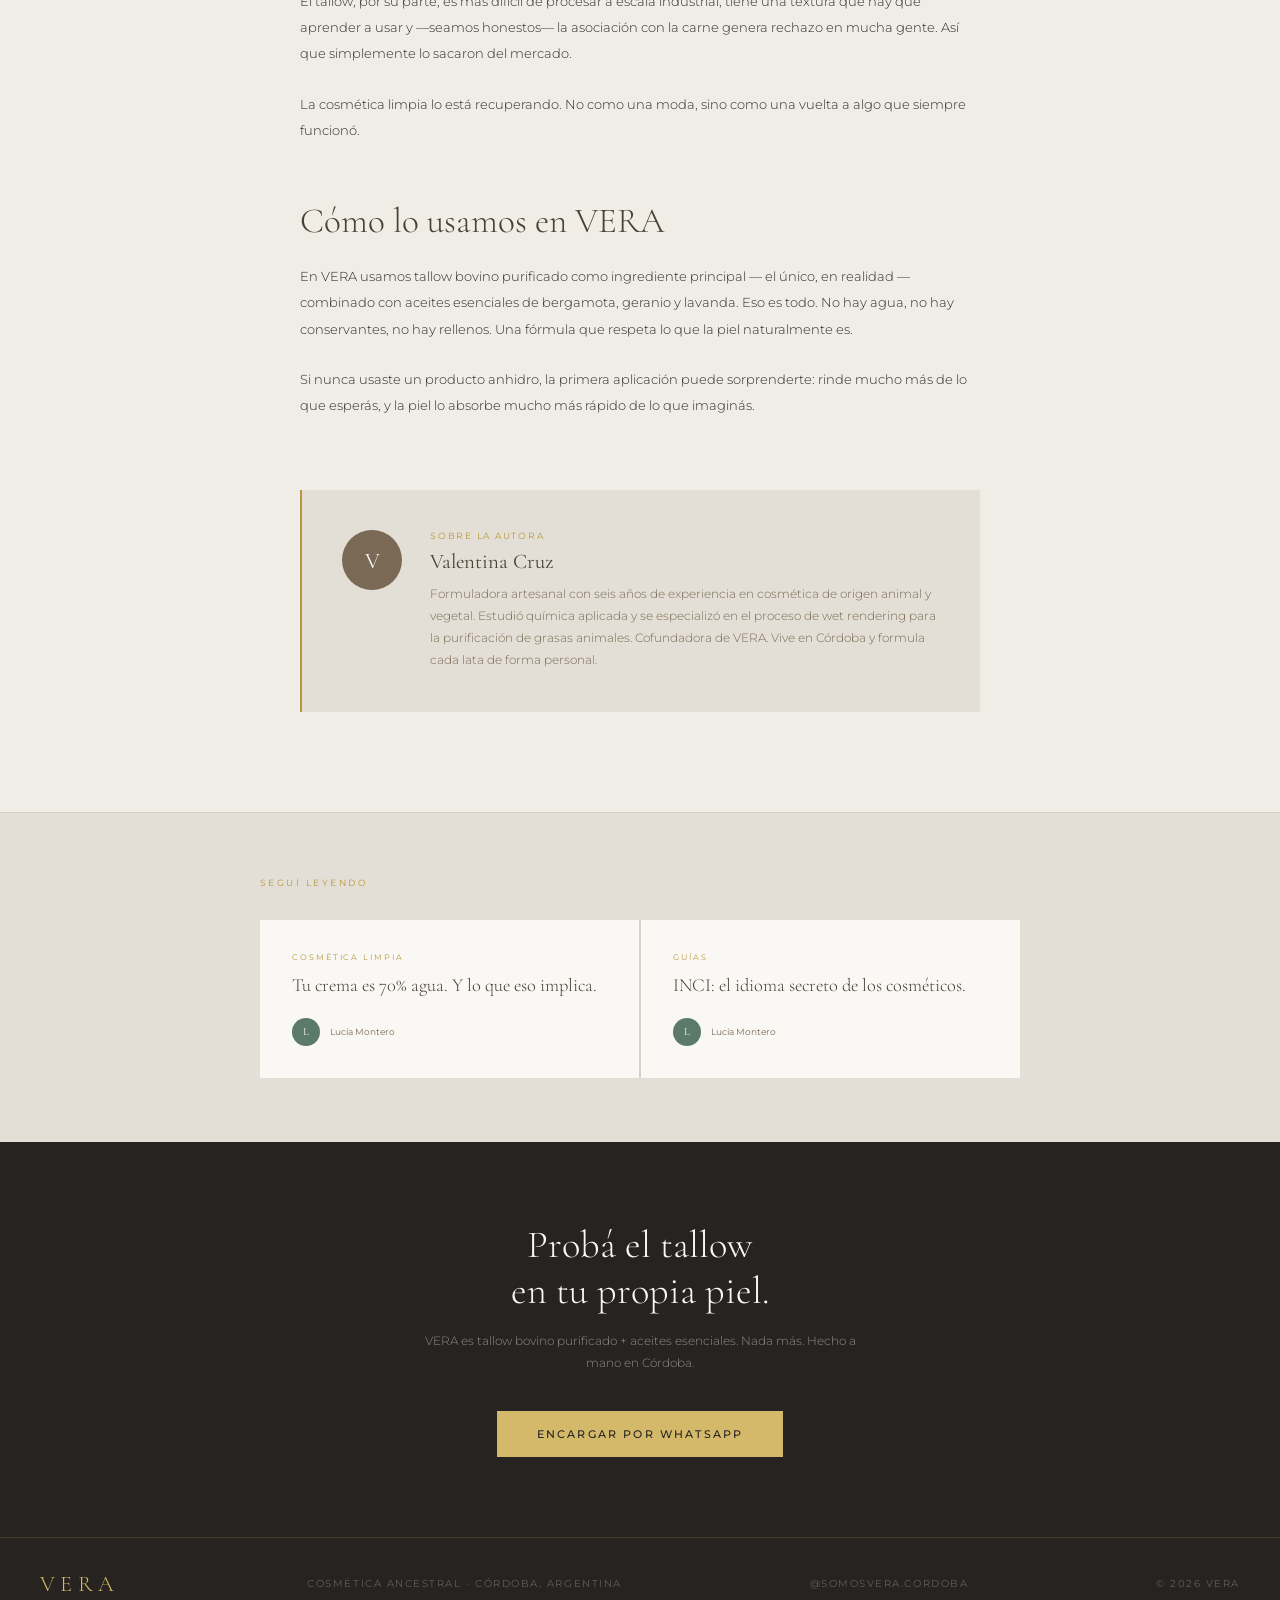
<file: blog/que-es-el-tallow.html>
<!DOCTYPE html>
<html lang="es">
<head>
  <meta charset="UTF-8">
  <meta name="viewport" content="width=device-width, initial-scale=1.0">
  <title>¿Qué es el tallow y por qué cambia tu hidratación? — Blog VERA</title>
  <meta name="description" content="El sebo bovino purificado fue el hidratante más usado durante siglos. Descubrí qué es el tallow, por qué tu piel lo reconoce como propio y cómo hidrata de verdad.">
  <meta property="og:image" content="https://somosvera.com.ar/blog/img/post-tallow.jpg">
  <link rel="canonical" href="https://somosvera.com.ar/blog/que-es-el-tallow.html">
  <link rel="icon" type="image/x-icon" href="/favicon.ico">
  <link rel="preconnect" href="https://fonts.googleapis.com">
  <link rel="preconnect" href="https://fonts.gstatic.com" crossorigin>
  <link href="https://fonts.googleapis.com/css2?family=Cormorant+Garamond:ital,wght@0,300;0,400;0,600;1,300;1,400&family=Montserrat:wght@300;400;500;600&display=swap" rel="stylesheet">
  <script async src="https://www.googletagmanager.com/gtag/js?id=G-8P85FS23PB"></script>
  <script>window.dataLayer=window.dataLayer||[];function gtag(){dataLayer.push(arguments);}gtag('js',new Date());gtag('config','G-8P85FS23PB');</script>
  <style>
    *, *::before, *::after { box-sizing: border-box; margin: 0; padding: 0; }
    :root {
      --cream: #F0EDE6; --cream-dark: #E4DFD6;
      --charcoal: #2E2B27; --bronze: #4A4137; --bronze-mid: #7A6A55;
      --gold: #B8973A; --gold-light: #D4B96A; --white-warm: #FAF8F4; --dark-bg: #262320;
      --serif: 'Cormorant Garamond', Georgia, serif;
      --sans: 'Montserrat', Arial, sans-serif;
    }
    body { font-family: var(--sans); background: var(--cream); color: var(--charcoal); -webkit-font-smoothing: antialiased; }

    nav {
      position: fixed; top: 0; left: 0; right: 0; z-index: 100;
      padding: 18px 40px; display: flex; justify-content: space-between; align-items: center;
      background: rgba(240,237,230,0.94); backdrop-filter: blur(12px);
      border-bottom: 1px solid rgba(74,65,55,0.12);
    }
    .nav-logo { font-family: var(--serif); font-size: 1.6rem; font-weight: 600; letter-spacing: 0.28em; color: var(--bronze); text-decoration: none; }
    .nav-links { display: flex; gap: 32px; }
    .nav-link { font-family: var(--sans); font-size: 0.62rem; letter-spacing: 0.14em; color: var(--bronze-mid); text-decoration: none; transition: color 0.2s; }
    .nav-link:hover { color: var(--bronze); }

    /* ARTICLE HERO */
    .article-hero {
      padding: 140px 40px 60px;
      background: var(--dark-bg);
      max-width: 100%;
    }
    .article-hero-inner { max-width: 760px; margin: 0 auto; }
    .article-category {
      font-family: var(--sans); font-size: 0.55rem; letter-spacing: 0.28em;
      text-transform: uppercase; color: var(--gold); display: block; margin-bottom: 24px;
    }
    .article-title {
      font-family: var(--serif); font-size: clamp(2rem, 4.5vw, 3.4rem);
      font-weight: 300; color: var(--white-warm); line-height: 1.2; margin-bottom: 28px;
    }
    .article-excerpt {
      font-family: var(--serif); font-size: 1.1rem; font-weight: 300; font-style: italic;
      color: rgba(250,248,244,0.65); line-height: 1.75; margin-bottom: 36px; max-width: 640px;
    }
    .article-meta { display: flex; align-items: center; gap: 14px; }
    .article-avatar {
      width: 44px; height: 44px; border-radius: 50%; background: #7A6A55;
      display: flex; align-items: center; justify-content: center;
      font-family: var(--serif); font-size: 1rem; color: var(--white-warm);
    }
    .article-meta-name { font-family: var(--sans); font-size: 0.65rem; font-weight: 500; color: var(--white-warm); }
    .article-meta-date { font-family: var(--sans); font-size: 0.58rem; color: rgba(250,248,244,0.45); display: block; margin-top: 3px; }

    /* ARTICLE BODY */
    .article-wrap { max-width: 760px; margin: 0 auto; padding: 70px 40px 100px; }

    .article-body h2 {
      font-family: var(--serif); font-size: clamp(1.5rem, 3vw, 2.2rem);
      font-weight: 300; color: var(--bronze); margin: 56px 0 20px; line-height: 1.25;
    }
    .article-body p {
      font-family: var(--sans); font-size: 0.82rem; font-weight: 300;
      line-height: 2; color: var(--charcoal); margin-bottom: 24px;
    }
    .article-body strong { font-weight: 500; color: var(--bronze); }
    .article-body ul { margin: 0 0 24px 0; padding-left: 0; list-style: none; }
    .article-body ul li {
      font-family: var(--sans); font-size: 0.82rem; font-weight: 300;
      line-height: 1.9; color: var(--charcoal); padding: 10px 0 10px 24px;
      border-bottom: 1px solid rgba(74,65,55,0.08); position: relative;
    }
    .article-body ul li::before { content: "✦"; position: absolute; left: 0; color: var(--gold); font-size: 0.5rem; top: 14px; }

    .pullquote {
      margin: 48px 0; padding: 36px 44px;
      border-left: 3px solid var(--gold);
      background: var(--cream-dark);
    }
    .pullquote p {
      font-family: var(--serif); font-size: 1.3rem; font-weight: 300; font-style: italic;
      color: var(--bronze); line-height: 1.65; margin: 0;
    }

    .article-divider { width: 48px; height: 1px; background: var(--gold); margin: 48px 0; }

    /* AUTHOR BIO */
    .author-bio {
      margin-top: 72px; padding: 40px;
      background: var(--cream-dark); border-left: 2px solid var(--gold);
      display: flex; gap: 28px; align-items: flex-start;
    }
    .author-bio-avatar {
      width: 60px; height: 60px; border-radius: 50%; background: #7A6A55; flex-shrink: 0;
      display: flex; align-items: center; justify-content: center;
      font-family: var(--serif); font-size: 1.4rem; color: var(--white-warm);
    }
    .author-bio-label { font-family: var(--sans); font-size: 0.55rem; letter-spacing: 0.2em; text-transform: uppercase; color: var(--gold); display: block; margin-bottom: 8px; }
    .author-bio-name { font-family: var(--serif); font-size: 1.3rem; color: var(--bronze); margin-bottom: 10px; }
    .author-bio-text { font-family: var(--sans); font-size: 0.74rem; font-weight: 300; line-height: 1.85; color: var(--bronze-mid); }

    /* RELATED + CTA */
    .post-cta {
      background: var(--dark-bg); padding: 80px 40px; text-align: center;
    }
    .post-cta-title { font-family: var(--serif); font-size: clamp(1.6rem,3vw,2.4rem); font-weight: 300; color: var(--white-warm); margin-bottom: 16px; }
    .post-cta-sub { font-family: var(--sans); font-size: 0.76rem; font-weight: 300; color: rgba(250,248,244,0.5); max-width: 440px; margin: 0 auto 36px; line-height: 1.85; }
    .btn-cta {
      display: inline-block; font-family: var(--sans); font-size: 0.68rem; font-weight: 500;
      letter-spacing: 0.2em; text-transform: uppercase; color: var(--dark-bg);
      background: var(--gold-light); padding: 16px 40px; text-decoration: none; transition: background 0.25s;
    }
    .btn-cta:hover { background: var(--gold); }

    .back-link {
      display: inline-block; margin-bottom: 40px;
      font-family: var(--sans); font-size: 0.62rem; letter-spacing: 0.16em;
      text-transform: uppercase; color: var(--bronze-mid); text-decoration: none;
      transition: color 0.2s;
    }
    .back-link:hover { color: var(--bronze); }

    footer { background: var(--dark-bg); border-top: 1px solid rgba(184,151,58,0.2); padding: 32px 40px; display: flex; align-items: center; justify-content: space-between; flex-wrap: wrap; gap: 16px; }
    .footer-logo { font-family: var(--serif); font-size: 1.4rem; font-weight: 300; letter-spacing: 0.24em; color: var(--gold-light); }
    .footer-text { font-family: var(--sans); font-size: 0.6rem; letter-spacing: 0.16em; text-transform: uppercase; color: rgba(250,248,244,0.28); text-decoration: none; }

    @media (max-width: 760px) {
      nav { padding: 14px 24px; }
      .nav-links { gap: 20px; }
      .article-hero { padding: 120px 24px 48px; }
      .article-wrap { padding: 48px 24px 72px; }
      .author-bio { flex-direction: column; gap: 20px; }
      footer { flex-direction: column; text-align: center; }
    }
  </style>
</head>
<body>

  <nav>
    <a class="nav-logo" href="/">VERA</a>
    <div class="nav-links">
      <a href="/" class="nav-link">Producto</a>
      <a href="/blog/" class="nav-link">Blog</a>
      <a href="https://www.instagram.com/somosvera.cordoba/" target="_blank" rel="noopener" class="nav-link">Instagram ↗</a>
    </div>
  </nav>

  <div class="article-hero">
    <div class="article-hero-inner">
      <span class="article-category">Ingredientes · 6 min de lectura</span>
      <h1 class="article-title">¿Qué es el tallow y por qué cambia tu forma de ver la hidratación?</h1>
      <p class="article-excerpt">El sebo bovino purificado fue el hidratante más usado por la humanidad durante siglos. Después llegó la industria cosmética y lo reemplazó por agua, siliconas y conservantes. Fue un error.</p>
      <div class="article-meta">
        <div class="article-avatar">V</div>
        <div>
          <span class="article-meta-name">Valentina Cruz — Formuladora artesanal</span>
          <span class="article-meta-date">Junio de 2026 · VERA, Córdoba</span>
        </div>
      </div>
    </div>
  </div>
  <!-- Hero image -->
  <div style="width:100%; max-height:420px; overflow:hidden; position:relative;">
    <img src="img/post-tallow.jpg" alt="" style="width:100%; height:420px; object-fit:cover; display:block; object-position:center;" loading="eager">
    <div style="position:absolute; inset:0; background:linear-gradient(to bottom, rgba(38,35,32,0.3) 0%, rgba(38,35,32,0) 60%);"></div>
  </div>

  <div class="article-wrap">
    <a href="/blog/" class="back-link">← Volver al blog</a>

    <div class="article-body">

      <p>Antes de que existieran los laboratorios cosméticos, antes de los parabenos y las siliconas, la gente se cuidaba la piel con lo que tenía cerca. Y lo que tenía cerca, en muchas partes del mundo, era grasa animal. Sebo de vaca, manteca de cerdo, aceite de oso. Sonaba raro para nosotras al principio también. Pero cuando empezamos a entender la química detrás, todo cambió.</p>

      <h2>¿Qué es exactamente el tallow?</h2>

      <p>El <strong>tallow</strong> es la grasa que rodea los órganos internos del bovino, principalmente el riñón. No es la grasa superficial ni la grasa muscular: es la grasa interna, que tiene una composición lipídica mucho más pura y estable. Cuando se purifica correctamente — mediante un proceso que se llama <strong>wet rendering</strong> o "lavado en húmedo" — el resultado es una sustancia blanca, sin olor, con una textura similar a la manteca.</p>

      <p>Eso es lo que usamos en VERA. Tallow bovino de alta pureza, procesado de forma artesanal para preservar todos los nutrientes que lo hacen tan especial.</p>

      <div class="pullquote">
        <p>"La piel humana está hecha en gran parte de grasas saturadas. El tallow también. Cuando las ponés en contacto, la piel no distingue entre lo propio y lo externo: simplemente lo absorbe."</p>
      </div>

      <h2>Por qué tu piel lo reconoce como propio</h2>

      <p>Acá está la clave de todo. El sebo humano — la grasa que produce naturalmente tu propia piel — está compuesto principalmente por:</p>

      <ul>
        <li>Ácido palmítico (entre 20 y 25%)</li>
        <li>Ácido esteárico (entre 5 y 10%)</li>
        <li>Ácido oleico (entre 20 y 30%)</li>
        <li>Ácido palmitoleico (entre 10 y 20%)</li>
        <li>Escualeno y ceras</li>
      </ul>

      <p>El perfil lipídico del tallow bovino es casi idéntico. Esto no es una coincidencia evolutiva: durante miles de años, las personas consumieron carne y grasa animal, y su piel se fue adaptando a reconocer esos lípidos. La cosmética moderna interrumpió esa relación y la reemplazó por derivados del petróleo que la piel no reconoce de la misma manera.</p>

      <p>El resultado práctico es simple: <strong>cuando aplicás tallow, la piel lo absorbe rápido, sin efecto graso</strong>, y no necesita trabajar para procesar una sustancia extraña.</p>

      <h2>Qué tiene el tallow que no tienen otros hidratantes</h2>

      <p>Además de la biocompatibilidad, el tallow natural contiene:</p>

      <ul>
        <li><strong>Vitamina A</strong> — fundamental para la regeneración celular y la producción de colágeno</li>
        <li><strong>Vitamina D</strong> — escasa en la mayoría de los cosméticos, clave para la función de barrera cutánea</li>
        <li><strong>Vitamina E</strong> — antioxidante natural que protege la membrana celular</li>
        <li><strong>Vitamina K</strong> — participa en la cicatrización y en la reducción de marcas</li>
        <li><strong>CLA (ácido linoleico conjugado)</strong> — con propiedades antiinflamatorias documentadas</li>
      </ul>

      <p>Ninguno de esos nutrientes necesita que le agreguemos conservantes, porque el tallow puro tiene una estabilidad natural muy alta. Sin agua, no hay ambiente para las bacterias. Sin bacterias, no hay necesidad de parabenos.</p>

      <div class="article-divider"></div>

      <h2>¿Y por qué desapareció?</h2>

      <p>En el siglo XX, con la industrialización masiva de la producción de alimentos, la industria cosmética encontró algo mucho más barato que el tallow: el agua y los derivados del petróleo. Una crema puede ser 70% agua. El agua cuesta casi nada. Pero el agua necesita conservantes para no pudrirse, y esos conservantes generan reacciones en muchas pieles.</p>

      <p>El tallow, por su parte, es más difícil de procesar a escala industrial, tiene una textura que hay que aprender a usar y —seamos honestos— la asociación con la carne genera rechazo en mucha gente. Así que simplemente lo sacaron del mercado.</p>

      <p>La cosmética limpia lo está recuperando. No como una moda, sino como una vuelta a algo que siempre funcionó.</p>

      <h2>Cómo lo usamos en VERA</h2>

      <p>En VERA usamos tallow bovino purificado como ingrediente principal — el único, en realidad — combinado con aceites esenciales de bergamota, geranio y lavanda. Eso es todo. No hay agua, no hay conservantes, no hay rellenos. Una fórmula que respeta lo que la piel naturalmente es.</p>

      <p>Si nunca usaste un producto anhidro, la primera aplicación puede sorprenderte: rinde mucho más de lo que esperás, y la piel lo absorbe mucho más rápido de lo que imaginás.</p>

    </div>

    <!-- AUTHOR BIO -->
    <div class="author-bio">
      <div class="author-bio-avatar">V</div>
      <div>
        <span class="author-bio-label">Sobre la autora</span>
        <p class="author-bio-name">Valentina Cruz</p>
        <p class="author-bio-text">
          Formuladora artesanal con seis años de experiencia en cosmética de origen animal y vegetal.
          Estudió química aplicada y se especializó en el proceso de wet rendering para la purificación
          de grasas animales. Cofundadora de VERA. Vive en Córdoba y formula cada lata de forma personal.
        </p>
      </div>
    </div>

  </div>

  <!-- RELATED POSTS -->
  <div style="background:var(--cream-dark); padding:64px 40px; border-top:1px solid rgba(74,65,55,0.1);">
    <div style="max-width:760px; margin:0 auto;">
      <span style="font-family:var(--sans); font-size:0.55rem; letter-spacing:0.28em; text-transform:uppercase; color:var(--gold); display:block; margin-bottom:32px;">Seguí leyendo</span>
      <div style="display:grid; grid-template-columns:1fr 1fr; gap:2px; background:rgba(74,65,55,0.08);">
                <a href="/blog/la-mentira-del-agua-en-tu-crema.html" style="background:var(--white-warm); padding:32px; text-decoration:none; display:block; transition:background 0.2s;" onmouseover="this.style.background='var(--cream)'" onmouseout="this.style.background='var(--white-warm)'">
          <span style="font-family:var(--sans); font-size:0.5rem; letter-spacing:0.24em; text-transform:uppercase; color:var(--gold); display:block; margin-bottom:12px;">Cosmética Limpia</span>
          <p style="font-family:var(--serif); font-size:1.15rem; font-weight:300; color:var(--bronze); line-height:1.3; margin-bottom:20px;">Tu crema es 70% agua. Y lo que eso implica.</p>
          <div style="display:flex; align-items:center; gap:10px;">
            <div style="width:28px; height:28px; border-radius:50%; background:#5C7A6A; display:flex; align-items:center; justify-content:center; font-family:var(--serif); font-size:0.7rem; color:#FAF8F4;">L</div>
            <span style="font-family:var(--sans); font-size:0.58rem; color:var(--bronze-mid);">Lucía Montero</span>
          </div>
        </a>
        <a href="/blog/como-leer-ingredientes-cosmeticos.html" style="background:var(--white-warm); padding:32px; text-decoration:none; display:block; transition:background 0.2s;" onmouseover="this.style.background='var(--cream)'" onmouseout="this.style.background='var(--white-warm)'">
          <span style="font-family:var(--sans); font-size:0.5rem; letter-spacing:0.24em; text-transform:uppercase; color:var(--gold); display:block; margin-bottom:12px;">Guías</span>
          <p style="font-family:var(--serif); font-size:1.15rem; font-weight:300; color:var(--bronze); line-height:1.3; margin-bottom:20px;">INCI: el idioma secreto de los cosméticos.</p>
          <div style="display:flex; align-items:center; gap:10px;">
            <div style="width:28px; height:28px; border-radius:50%; background:#5C7A6A; display:flex; align-items:center; justify-content:center; font-family:var(--serif); font-size:0.7rem; color:#FAF8F4;">L</div>
            <span style="font-family:var(--sans); font-size:0.58rem; color:var(--bronze-mid);">Lucía Montero</span>
          </div>
        </a>
      </div>
    </div>
  </div>

  <div class="post-cta">
    <p class="post-cta-title">Probá el tallow<br>en tu propia piel.</p>
    <p class="post-cta-sub">VERA es tallow bovino purificado + aceites esenciales. Nada más. Hecho a mano en Córdoba.</p>
    <a href="https://wa.me/5493515585046?text=Hola!%20Le%C3%AD%20el%20blog%20de%20VERA%20y%20quiero%20encargar%20mi%20lata." class="btn-cta" target="_blank" rel="noopener">Encargar por WhatsApp</a>
  </div>

  <footer>
    <span class="footer-logo">VERA</span>
    <span class="footer-text">Cosmética Ancestral · Córdoba, Argentina</span>
    <a href="https://www.instagram.com/somosvera.cordoba/" class="footer-text" target="_blank" rel="noopener">@somosvera.cordoba</a>
    <span class="footer-text">© 2026 VERA</span>
  </footer>

</body>
</html>
</file>
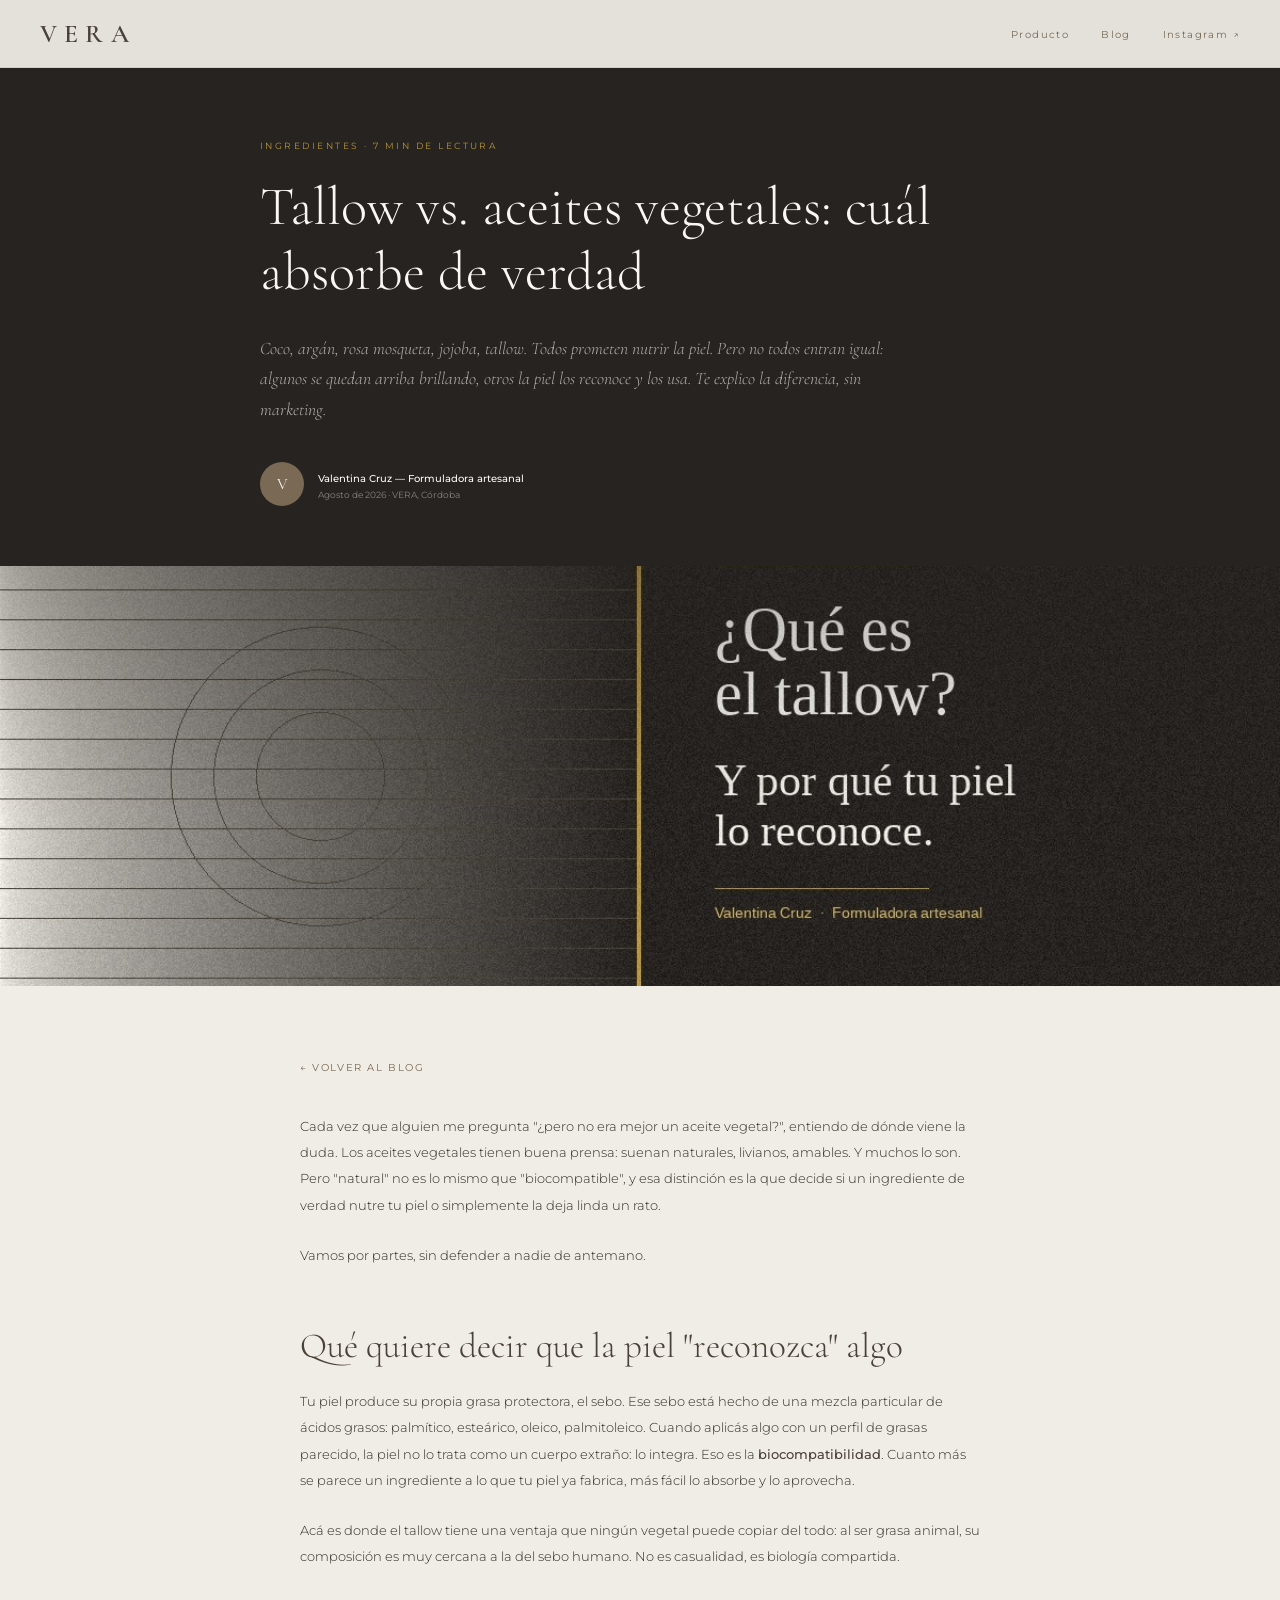
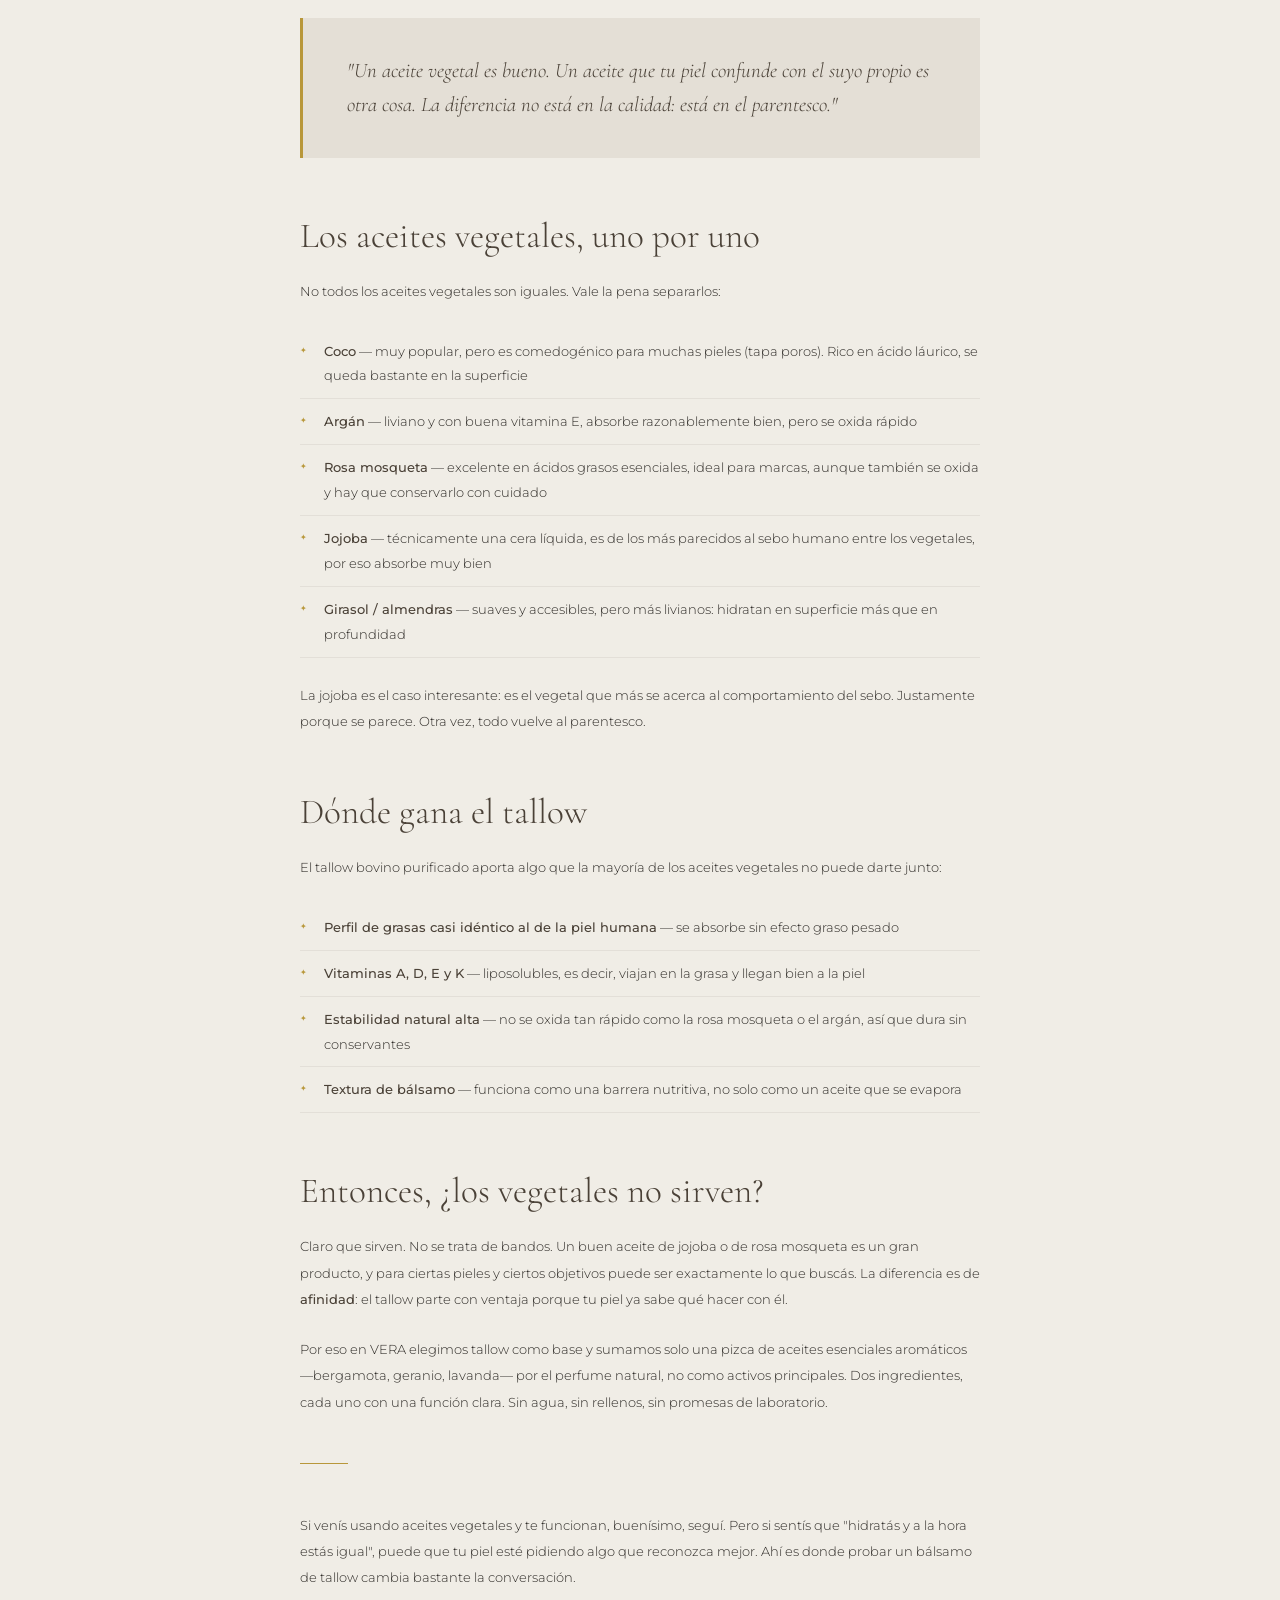
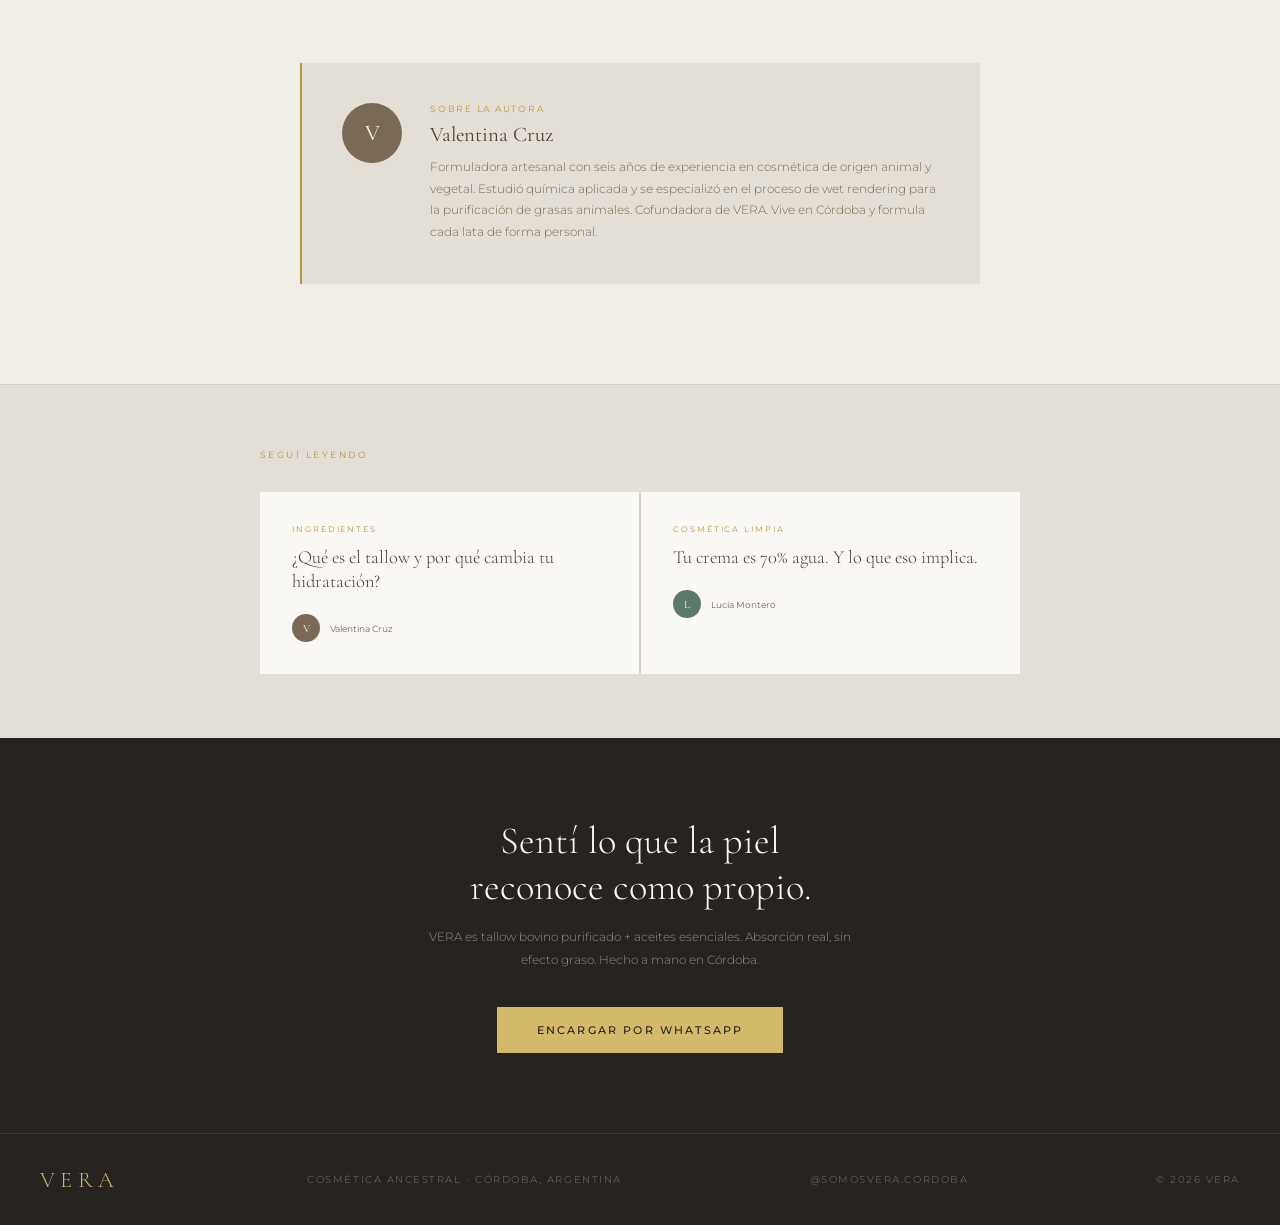
<file: blog/tallow-vs-aceites-vegetales.html>
<!DOCTYPE html>
<html lang="es">
<head>
  <meta charset="UTF-8">
  <meta name="viewport" content="width=device-width, initial-scale=1.0">
  <title>Tallow vs. aceites vegetales: cuál absorbe de verdad — Blog VERA</title>
  <meta name="description" content="Aceite de coco, rosa mosqueta, argán, tallow. ¿Cuál nutre de verdad y cuál se queda arriba de la piel? Comparamos biocompatibilidad, absorción y para qué sirve cada uno.">
  <meta property="og:image" content="https://somosvera.com.ar/blog/img/post-tallow.jpg">
  <link rel="canonical" href="https://somosvera.com.ar/blog/tallow-vs-aceites-vegetales.html">
  <link rel="icon" type="image/x-icon" href="/favicon.ico">
  <link rel="preconnect" href="https://fonts.googleapis.com">
  <link rel="preconnect" href="https://fonts.gstatic.com" crossorigin>
  <link href="https://fonts.googleapis.com/css2?family=Cormorant+Garamond:ital,wght@0,300;0,400;0,600;1,300;1,400&family=Montserrat:wght@300;400;500;600&display=swap" rel="stylesheet">
  <script async src="https://www.googletagmanager.com/gtag/js?id=G-8P85FS23PB"></script>
  <script>window.dataLayer=window.dataLayer||[];function gtag(){dataLayer.push(arguments);}gtag('js',new Date());gtag('config','G-8P85FS23PB');</script>
  <style>
    *, *::before, *::after { box-sizing: border-box; margin: 0; padding: 0; }
    :root {
      --cream: #F0EDE6; --cream-dark: #E4DFD6;
      --charcoal: #2E2B27; --bronze: #4A4137; --bronze-mid: #7A6A55;
      --gold: #B8973A; --gold-light: #D4B96A; --white-warm: #FAF8F4; --dark-bg: #262320;
      --serif: 'Cormorant Garamond', Georgia, serif;
      --sans: 'Montserrat', Arial, sans-serif;
    }
    body { font-family: var(--sans); background: var(--cream); color: var(--charcoal); -webkit-font-smoothing: antialiased; }

    nav {
      position: fixed; top: 0; left: 0; right: 0; z-index: 100;
      padding: 18px 40px; display: flex; justify-content: space-between; align-items: center;
      background: rgba(240,237,230,0.94); backdrop-filter: blur(12px);
      border-bottom: 1px solid rgba(74,65,55,0.12);
    }
    .nav-logo { font-family: var(--serif); font-size: 1.6rem; font-weight: 600; letter-spacing: 0.28em; color: var(--bronze); text-decoration: none; }
    .nav-links { display: flex; gap: 32px; }
    .nav-link { font-family: var(--sans); font-size: 0.62rem; letter-spacing: 0.14em; color: var(--bronze-mid); text-decoration: none; transition: color 0.2s; }
    .nav-link:hover { color: var(--bronze); }

    .article-hero { padding: 140px 40px 60px; background: var(--dark-bg); max-width: 100%; }
    .article-hero-inner { max-width: 760px; margin: 0 auto; }
    .article-category { font-family: var(--sans); font-size: 0.55rem; letter-spacing: 0.28em; text-transform: uppercase; color: var(--gold); display: block; margin-bottom: 24px; }
    .article-title { font-family: var(--serif); font-size: clamp(2rem, 4.5vw, 3.4rem); font-weight: 300; color: var(--white-warm); line-height: 1.2; margin-bottom: 28px; }
    .article-excerpt { font-family: var(--serif); font-size: 1.1rem; font-weight: 300; font-style: italic; color: rgba(250,248,244,0.65); line-height: 1.75; margin-bottom: 36px; max-width: 640px; }
    .article-meta { display: flex; align-items: center; gap: 14px; }
    .article-avatar { width: 44px; height: 44px; border-radius: 50%; background: #7A6A55; display: flex; align-items: center; justify-content: center; font-family: var(--serif); font-size: 1rem; color: var(--white-warm); }
    .article-meta-name { font-family: var(--sans); font-size: 0.65rem; font-weight: 500; color: var(--white-warm); }
    .article-meta-date { font-family: var(--sans); font-size: 0.58rem; color: rgba(250,248,244,0.45); display: block; margin-top: 3px; }

    .article-wrap { max-width: 760px; margin: 0 auto; padding: 70px 40px 100px; }
    .article-body h2 { font-family: var(--serif); font-size: clamp(1.5rem, 3vw, 2.2rem); font-weight: 300; color: var(--bronze); margin: 56px 0 20px; line-height: 1.25; }
    .article-body p { font-family: var(--sans); font-size: 0.82rem; font-weight: 300; line-height: 2; color: var(--charcoal); margin-bottom: 24px; }
    .article-body strong { font-weight: 500; color: var(--bronze); }
    .article-body ul { margin: 0 0 24px 0; padding-left: 0; list-style: none; }
    .article-body ul li { font-family: var(--sans); font-size: 0.82rem; font-weight: 300; line-height: 1.9; color: var(--charcoal); padding: 10px 0 10px 24px; border-bottom: 1px solid rgba(74,65,55,0.08); position: relative; }
    .article-body ul li::before { content: "✦"; position: absolute; left: 0; color: var(--gold); font-size: 0.5rem; top: 14px; }

    .pullquote { margin: 48px 0; padding: 36px 44px; border-left: 3px solid var(--gold); background: var(--cream-dark); }
    .pullquote p { font-family: var(--serif); font-size: 1.3rem; font-weight: 300; font-style: italic; color: var(--bronze); line-height: 1.65; margin: 0; }
    .article-divider { width: 48px; height: 1px; background: var(--gold); margin: 48px 0; }

    .author-bio { margin-top: 72px; padding: 40px; background: var(--cream-dark); border-left: 2px solid var(--gold); display: flex; gap: 28px; align-items: flex-start; }
    .author-bio-avatar { width: 60px; height: 60px; border-radius: 50%; background: #7A6A55; flex-shrink: 0; display: flex; align-items: center; justify-content: center; font-family: var(--serif); font-size: 1.4rem; color: var(--white-warm); }
    .author-bio-label { font-family: var(--sans); font-size: 0.55rem; letter-spacing: 0.2em; text-transform: uppercase; color: var(--gold); display: block; margin-bottom: 8px; }
    .author-bio-name { font-family: var(--serif); font-size: 1.3rem; color: var(--bronze); margin-bottom: 10px; }
    .author-bio-text { font-family: var(--sans); font-size: 0.74rem; font-weight: 300; line-height: 1.85; color: var(--bronze-mid); }

    .post-cta { background: var(--dark-bg); padding: 80px 40px; text-align: center; }
    .post-cta-title { font-family: var(--serif); font-size: clamp(1.6rem,3vw,2.4rem); font-weight: 300; color: var(--white-warm); margin-bottom: 16px; }
    .post-cta-sub { font-family: var(--sans); font-size: 0.76rem; font-weight: 300; color: rgba(250,248,244,0.5); max-width: 440px; margin: 0 auto 36px; line-height: 1.85; }
    .btn-cta { display: inline-block; font-family: var(--sans); font-size: 0.68rem; font-weight: 500; letter-spacing: 0.2em; text-transform: uppercase; color: var(--dark-bg); background: var(--gold-light); padding: 16px 40px; text-decoration: none; transition: background 0.25s; }
    .btn-cta:hover { background: var(--gold); }
    .back-link { display: inline-block; margin-bottom: 40px; font-family: var(--sans); font-size: 0.62rem; letter-spacing: 0.16em; text-transform: uppercase; color: var(--bronze-mid); text-decoration: none; transition: color 0.2s; }
    .back-link:hover { color: var(--bronze); }

    footer { background: var(--dark-bg); border-top: 1px solid rgba(184,151,58,0.2); padding: 32px 40px; display: flex; align-items: center; justify-content: space-between; flex-wrap: wrap; gap: 16px; }
    .footer-logo { font-family: var(--serif); font-size: 1.4rem; font-weight: 300; letter-spacing: 0.24em; color: var(--gold-light); }
    .footer-text { font-family: var(--sans); font-size: 0.6rem; letter-spacing: 0.16em; text-transform: uppercase; color: rgba(250,248,244,0.28); text-decoration: none; }

    @media (max-width: 760px) {
      nav { padding: 14px 24px; }
      .nav-links { gap: 20px; }
      .article-hero { padding: 120px 24px 48px; }
      .article-wrap { padding: 48px 24px 72px; }
      .author-bio { flex-direction: column; gap: 20px; }
      footer { flex-direction: column; text-align: center; }
    }
  </style>
</head>
<body>

  <nav>
    <a class="nav-logo" href="/">VERA</a>
    <div class="nav-links">
      <a href="/" class="nav-link">Producto</a>
      <a href="/blog/" class="nav-link">Blog</a>
      <a href="https://www.instagram.com/somosvera.cordoba/" target="_blank" rel="noopener" class="nav-link">Instagram ↗</a>
    </div>
  </nav>

  <div class="article-hero">
    <div class="article-hero-inner">
      <span class="article-category">Ingredientes · 7 min de lectura</span>
      <h1 class="article-title">Tallow vs. aceites vegetales: cuál absorbe de verdad</h1>
      <p class="article-excerpt">Coco, argán, rosa mosqueta, jojoba, tallow. Todos prometen nutrir la piel. Pero no todos entran igual: algunos se quedan arriba brillando, otros la piel los reconoce y los usa. Te explico la diferencia, sin marketing.</p>
      <div class="article-meta">
        <div class="article-avatar">V</div>
        <div>
          <span class="article-meta-name">Valentina Cruz — Formuladora artesanal</span>
          <span class="article-meta-date">Agosto de 2026 · VERA, Córdoba</span>
        </div>
      </div>
    </div>
  </div>
  <!-- Hero image -->
  <div style="width:100%; max-height:420px; overflow:hidden; position:relative;">
    <img src="img/post-tallow.jpg" alt="" style="width:100%; height:420px; object-fit:cover; display:block; object-position:center;" loading="eager">
    <div style="position:absolute; inset:0; background:linear-gradient(to bottom, rgba(38,35,32,0.3) 0%, rgba(38,35,32,0) 60%);"></div>
  </div>

  <div class="article-wrap">
    <a href="/blog/" class="back-link">← Volver al blog</a>

    <div class="article-body">

      <p>Cada vez que alguien me pregunta "¿pero no era mejor un aceite vegetal?", entiendo de dónde viene la duda. Los aceites vegetales tienen buena prensa: suenan naturales, livianos, amables. Y muchos lo son. Pero "natural" no es lo mismo que "biocompatible", y esa distinción es la que decide si un ingrediente de verdad nutre tu piel o simplemente la deja linda un rato.</p>

      <p>Vamos por partes, sin defender a nadie de antemano.</p>

      <h2>Qué quiere decir que la piel "reconozca" algo</h2>

      <p>Tu piel produce su propia grasa protectora, el sebo. Ese sebo está hecho de una mezcla particular de ácidos grasos: palmítico, esteárico, oleico, palmitoleico. Cuando aplicás algo con un perfil de grasas parecido, la piel no lo trata como un cuerpo extraño: lo integra. Eso es la <strong>biocompatibilidad</strong>. Cuanto más se parece un ingrediente a lo que tu piel ya fabrica, más fácil lo absorbe y lo aprovecha.</p>

      <p>Acá es donde el tallow tiene una ventaja que ningún vegetal puede copiar del todo: al ser grasa animal, su composición es muy cercana a la del sebo humano. No es casualidad, es biología compartida.</p>

      <div class="pullquote">
        <p>"Un aceite vegetal es bueno. Un aceite que tu piel confunde con el suyo propio es otra cosa. La diferencia no está en la calidad: está en el parentesco."</p>
      </div>

      <h2>Los aceites vegetales, uno por uno</h2>

      <p>No todos los aceites vegetales son iguales. Vale la pena separarlos:</p>

      <ul>
        <li><strong>Coco</strong> — muy popular, pero es comedogénico para muchas pieles (tapa poros). Rico en ácido láurico, se queda bastante en la superficie</li>
        <li><strong>Argán</strong> — liviano y con buena vitamina E, absorbe razonablemente bien, pero se oxida rápido</li>
        <li><strong>Rosa mosqueta</strong> — excelente en ácidos grasos esenciales, ideal para marcas, aunque también se oxida y hay que conservarlo con cuidado</li>
        <li><strong>Jojoba</strong> — técnicamente una cera líquida, es de los más parecidos al sebo humano entre los vegetales, por eso absorbe muy bien</li>
        <li><strong>Girasol / almendras</strong> — suaves y accesibles, pero más livianos: hidratan en superficie más que en profundidad</li>
      </ul>

      <p>La jojoba es el caso interesante: es el vegetal que más se acerca al comportamiento del sebo. Justamente porque se parece. Otra vez, todo vuelve al parentesco.</p>

      <h2>Dónde gana el tallow</h2>

      <p>El tallow bovino purificado aporta algo que la mayoría de los aceites vegetales no puede darte junto:</p>

      <ul>
        <li><strong>Perfil de grasas casi idéntico al de la piel humana</strong> — se absorbe sin efecto graso pesado</li>
        <li><strong>Vitaminas A, D, E y K</strong> — liposolubles, es decir, viajan en la grasa y llegan bien a la piel</li>
        <li><strong>Estabilidad natural alta</strong> — no se oxida tan rápido como la rosa mosqueta o el argán, así que dura sin conservantes</li>
        <li><strong>Textura de bálsamo</strong> — funciona como una barrera nutritiva, no solo como un aceite que se evapora</li>
      </ul>

      <h2>Entonces, ¿los vegetales no sirven?</h2>

      <p>Claro que sirven. No se trata de bandos. Un buen aceite de jojoba o de rosa mosqueta es un gran producto, y para ciertas pieles y ciertos objetivos puede ser exactamente lo que buscás. La diferencia es de <strong>afinidad</strong>: el tallow parte con ventaja porque tu piel ya sabe qué hacer con él.</p>

      <p>Por eso en VERA elegimos tallow como base y sumamos solo una pizca de aceites esenciales aromáticos —bergamota, geranio, lavanda— por el perfume natural, no como activos principales. Dos ingredientes, cada uno con una función clara. Sin agua, sin rellenos, sin promesas de laboratorio.</p>

      <div class="article-divider"></div>

      <p>Si venís usando aceites vegetales y te funcionan, buenísimo, seguí. Pero si sentís que "hidratás y a la hora estás igual", puede que tu piel esté pidiendo algo que reconozca mejor. Ahí es donde probar un bálsamo de tallow cambia bastante la conversación.</p>

    </div>

    <!-- AUTHOR BIO -->
    <div class="author-bio">
      <div class="author-bio-avatar">V</div>
      <div>
        <span class="author-bio-label">Sobre la autora</span>
        <p class="author-bio-name">Valentina Cruz</p>
        <p class="author-bio-text">
          Formuladora artesanal con seis años de experiencia en cosmética de origen animal y vegetal.
          Estudió química aplicada y se especializó en el proceso de wet rendering para la purificación
          de grasas animales. Cofundadora de VERA. Vive en Córdoba y formula cada lata de forma personal.
        </p>
      </div>
    </div>

  </div>

  <!-- RELATED POSTS -->
  <div style="background:var(--cream-dark); padding:64px 40px; border-top:1px solid rgba(74,65,55,0.1);">
    <div style="max-width:760px; margin:0 auto;">
      <span style="font-family:var(--sans); font-size:0.55rem; letter-spacing:0.28em; text-transform:uppercase; color:var(--gold); display:block; margin-bottom:32px;">Seguí leyendo</span>
      <div style="display:grid; grid-template-columns:1fr 1fr; gap:2px; background:rgba(74,65,55,0.08);">
        <a href="/blog/que-es-el-tallow.html" style="background:var(--white-warm); padding:32px; text-decoration:none; display:block; transition:background 0.2s;" onmouseover="this.style.background='var(--cream)'" onmouseout="this.style.background='var(--white-warm)'">
          <span style="font-family:var(--sans); font-size:0.5rem; letter-spacing:0.24em; text-transform:uppercase; color:var(--gold); display:block; margin-bottom:12px;">Ingredientes</span>
          <p style="font-family:var(--serif); font-size:1.15rem; font-weight:300; color:var(--bronze); line-height:1.3; margin-bottom:20px;">¿Qué es el tallow y por qué cambia tu hidratación?</p>
          <div style="display:flex; align-items:center; gap:10px;">
            <div style="width:28px; height:28px; border-radius:50%; background:#7A6A55; display:flex; align-items:center; justify-content:center; font-family:var(--serif); font-size:0.7rem; color:#FAF8F4;">V</div>
            <span style="font-family:var(--sans); font-size:0.58rem; color:var(--bronze-mid);">Valentina Cruz</span>
          </div>
        </a>
        <a href="/blog/la-mentira-del-agua-en-tu-crema.html" style="background:var(--white-warm); padding:32px; text-decoration:none; display:block; transition:background 0.2s;" onmouseover="this.style.background='var(--cream)'" onmouseout="this.style.background='var(--white-warm)'">
          <span style="font-family:var(--sans); font-size:0.5rem; letter-spacing:0.24em; text-transform:uppercase; color:var(--gold); display:block; margin-bottom:12px;">Cosmética Limpia</span>
          <p style="font-family:var(--serif); font-size:1.15rem; font-weight:300; color:var(--bronze); line-height:1.3; margin-bottom:20px;">Tu crema es 70% agua. Y lo que eso implica.</p>
          <div style="display:flex; align-items:center; gap:10px;">
            <div style="width:28px; height:28px; border-radius:50%; background:#5C7A6A; display:flex; align-items:center; justify-content:center; font-family:var(--serif); font-size:0.7rem; color:#FAF8F4;">L</div>
            <span style="font-family:var(--sans); font-size:0.58rem; color:var(--bronze-mid);">Lucía Montero</span>
          </div>
        </a>
      </div>
    </div>
  </div>

  <div class="post-cta">
    <p class="post-cta-title">Sentí lo que la piel<br>reconoce como propio.</p>
    <p class="post-cta-sub">VERA es tallow bovino purificado + aceites esenciales. Absorción real, sin efecto graso. Hecho a mano en Córdoba.</p>
    <a href="https://wa.me/5493515585046?text=Hola!%20Le%C3%AD%20el%20blog%20de%20VERA%20y%20quiero%20encargar%20mi%20lata." class="btn-cta" target="_blank" rel="noopener">Encargar por WhatsApp</a>
  </div>

  <footer>
    <span class="footer-logo">VERA</span>
    <span class="footer-text">Cosmética Ancestral · Córdoba, Argentina</span>
    <a href="https://www.instagram.com/somosvera.cordoba/" class="footer-text" target="_blank" rel="noopener">@somosvera.cordoba</a>
    <span class="footer-text">© 2026 VERA</span>
  </footer>

</body>
</html>
</file>
<file: blog/estilos.css>
/* VERA — estilos del blog. Misma identidad que somosvera.com.ar */
*,*::before,*::after{box-sizing:border-box;margin:0;padding:0}
:root{
  --cream:#F0EDE6; --cream-dark:#E4DFD6; --concrete:#D8D4CC; --concrete-bg:#ECEAE4;
  --charcoal:#2E2B27; --bronze:#4A4137; --bronze-mid:#7A6A55;
  --gold:#B8973A; --gold-light:#D4B96A; --white-warm:#FAF8F4; --dark-bg:#262320;
  --serif:'Cormorant Garamond',Georgia,serif; --sans:'Montserrat',Arial,sans-serif;
  --max-w:720px;
}
html{scroll-behavior:smooth}
body{font-family:var(--sans);background:var(--cream);color:var(--charcoal);-webkit-font-smoothing:antialiased;line-height:1.75}

/* HEADER */
.blog-head{border-bottom:1px solid var(--concrete);background:var(--white-warm)}
.blog-head-in{max-width:var(--max-w);margin:0 auto;padding:22px 24px;display:flex;align-items:center;justify-content:space-between;gap:16px}
.blog-logo{font-family:var(--serif);font-size:26px;letter-spacing:.14em;color:var(--bronze);text-decoration:none;font-weight:600}
.blog-nav a{font-size:12px;letter-spacing:.12em;text-transform:uppercase;color:var(--bronze-mid);text-decoration:none;margin-left:22px}
.blog-nav a:hover{color:var(--gold)}

/* WRAP */
.wrap{max-width:var(--max-w);margin:0 auto;padding:64px 24px 80px}
.eyebrow{display:block;font-size:11px;letter-spacing:.22em;text-transform:uppercase;color:var(--gold);margin-bottom:14px}
h1{font-family:var(--serif);font-weight:400;font-size:clamp(34px,6vw,52px);line-height:1.12;color:var(--bronze);margin-bottom:18px}
h2{font-family:var(--serif);font-weight:600;font-size:clamp(24px,4vw,32px);line-height:1.2;color:var(--bronze);margin:48px 0 16px}
h3{font-family:var(--sans);font-weight:600;font-size:16px;letter-spacing:.02em;color:var(--charcoal);margin:32px 0 10px}
p{margin-bottom:20px;font-size:16px;font-weight:300;color:#403B35}
.lead{font-size:19px;font-weight:300;color:var(--bronze-mid);margin-bottom:34px;font-family:var(--serif);line-height:1.6}
.meta{font-size:12px;letter-spacing:.1em;text-transform:uppercase;color:var(--bronze-mid);margin-bottom:40px;padding-bottom:22px;border-bottom:1px solid var(--concrete)}
ul,ol{margin:0 0 22px 20px}
li{margin-bottom:9px;font-size:16px;font-weight:300;color:#403B35}
strong{font-weight:600;color:var(--charcoal)}
a{color:var(--gold);text-decoration:none;border-bottom:1px solid rgba(184,151,58,.35)}
a:hover{border-bottom-color:var(--gold)}
blockquote{border-left:2px solid var(--gold-light);padding:6px 0 6px 22px;margin:28px 0;font-family:var(--serif);font-size:20px;font-style:italic;color:var(--bronze)}

/* CTA */
.cta{background:var(--white-warm);border:1px solid var(--concrete);padding:34px 30px;margin:52px 0 0;text-align:center}
.cta p{font-family:var(--serif);font-size:21px;color:var(--bronze);margin-bottom:8px}
.cta small{display:block;font-size:13px;color:var(--bronze-mid);margin-bottom:22px;font-weight:300}
.btn{display:inline-block;background:var(--bronze);color:var(--cream);padding:15px 38px;font-size:12px;letter-spacing:.16em;text-transform:uppercase;text-decoration:none;border:none;transition:background .25s}
.btn:hover{background:var(--charcoal);border:none}

/* LISTADO */
.post-list{list-style:none;margin:0}
.post-item{border-bottom:1px solid var(--concrete);padding:30px 0}
.post-item:first-child{border-top:1px solid var(--concrete)}
.post-item a{border:none}
.post-item h2{margin:0 0 8px;font-size:26px}
.post-item p{margin:0;font-size:15px;color:var(--bronze-mid)}
.post-date{font-size:11px;letter-spacing:.16em;text-transform:uppercase;color:var(--gold);display:block;margin-bottom:8px}

/* FOOTER */
.blog-foot{border-top:1px solid var(--concrete);background:var(--white-warm);padding:34px 24px;text-align:center}
.blog-foot p{font-size:12px;color:var(--bronze-mid);margin:0;letter-spacing:.06em}
.blog-foot a{color:var(--bronze-mid);border:none}
@media(max-width:600px){.wrap{padding:44px 20px 60px}.blog-nav a{margin-left:14px;font-size:11px}}
</file>
